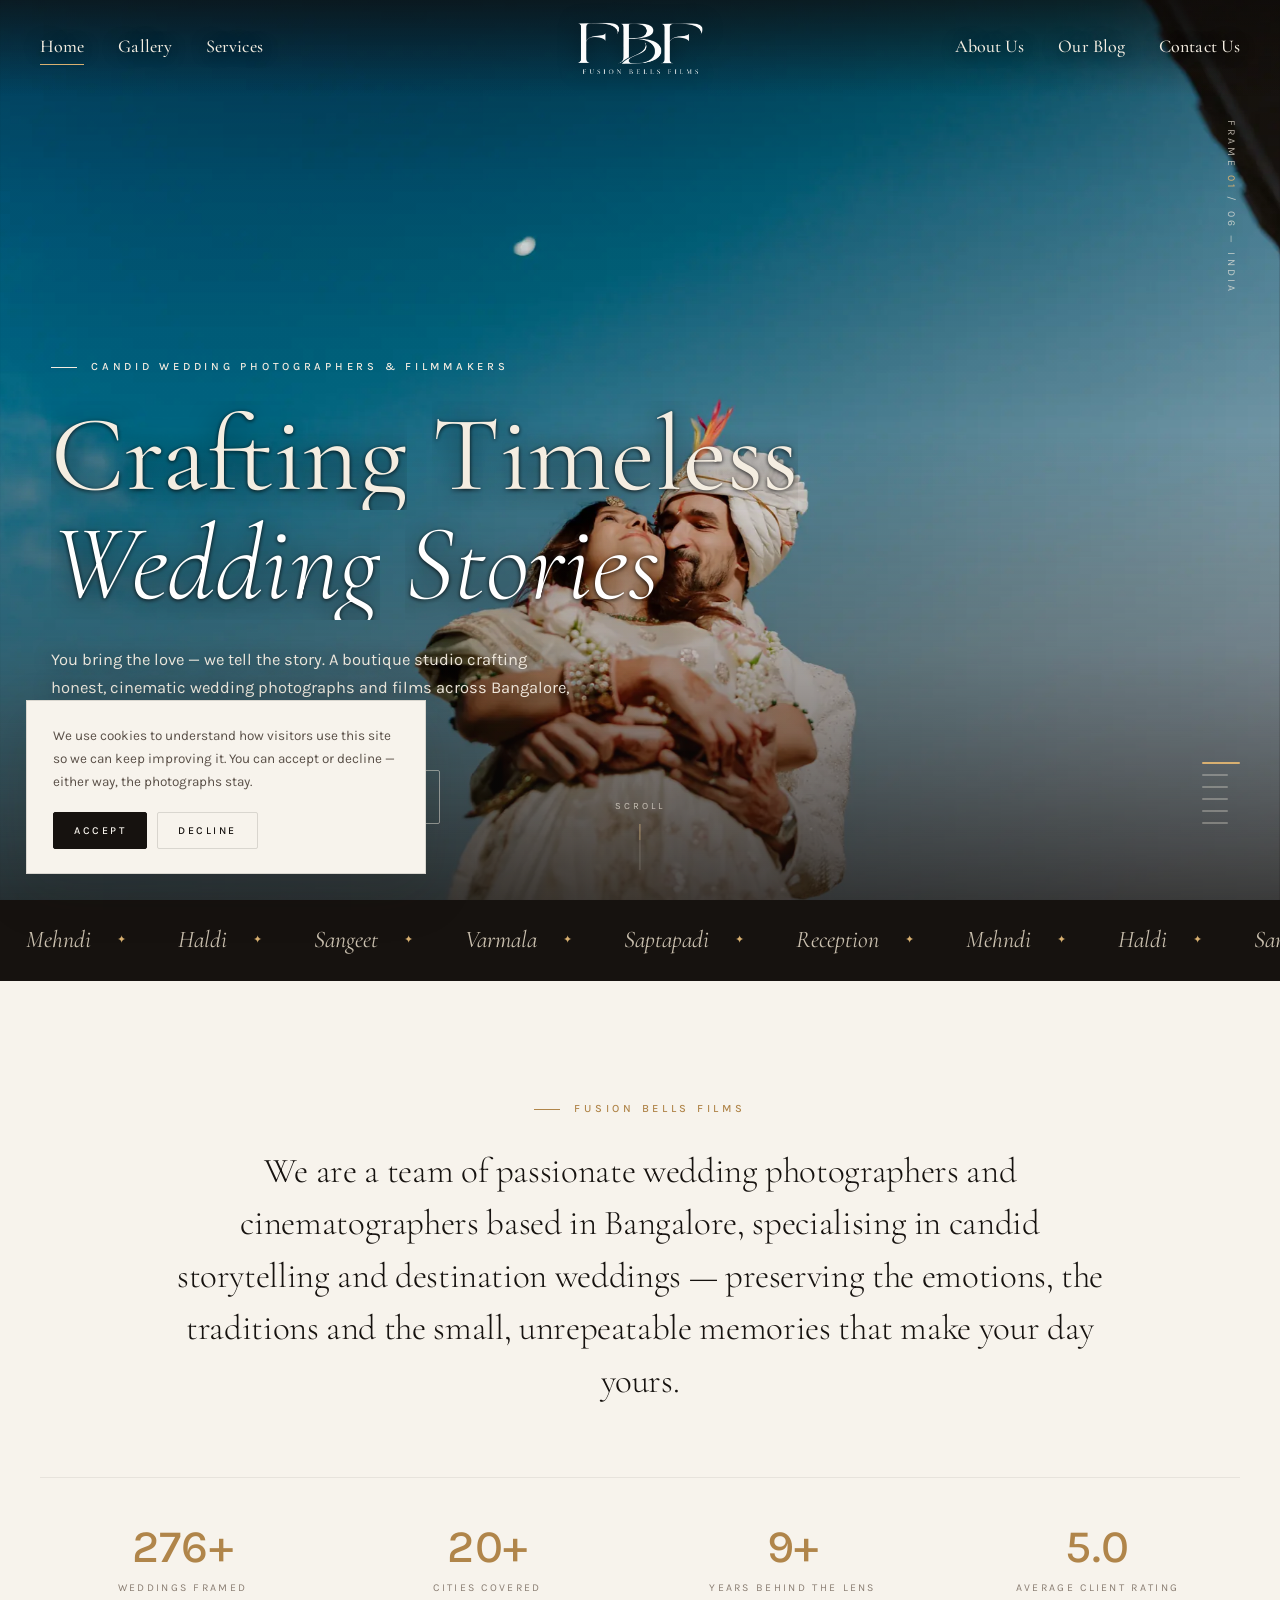
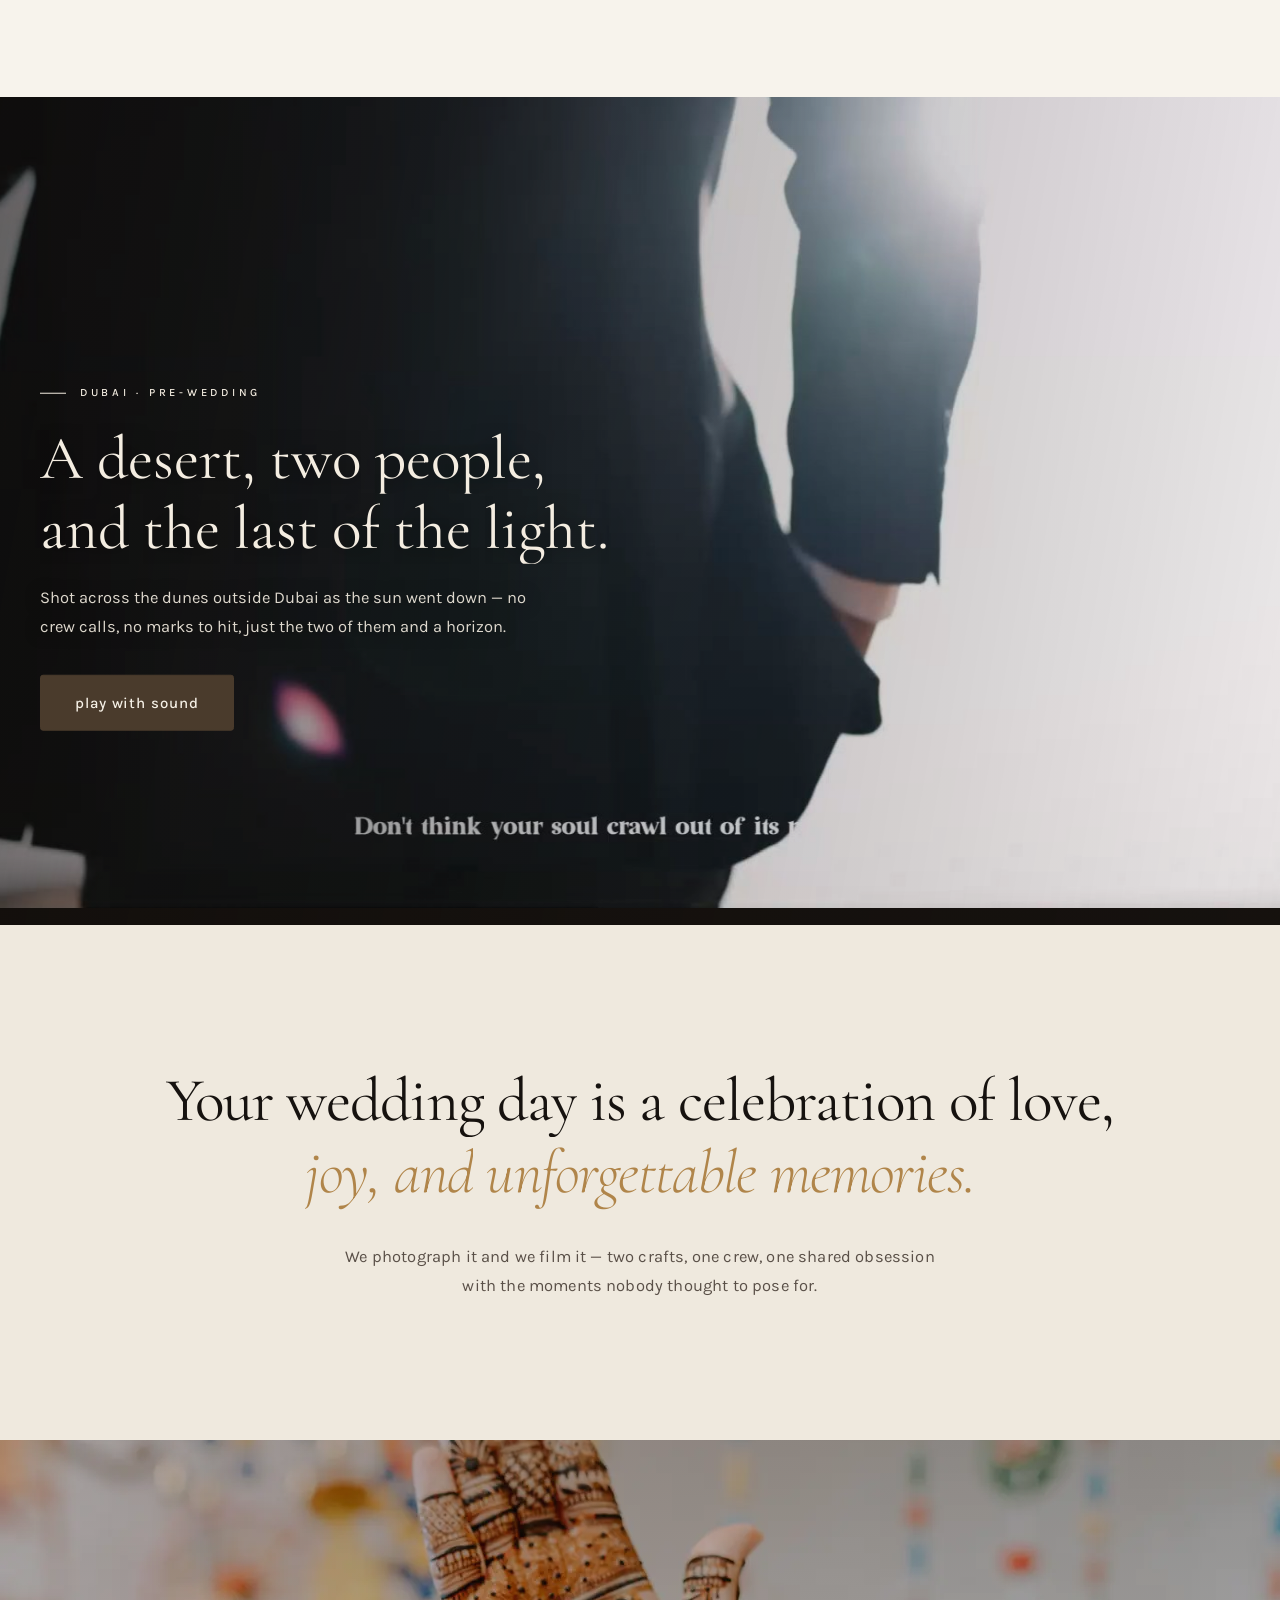
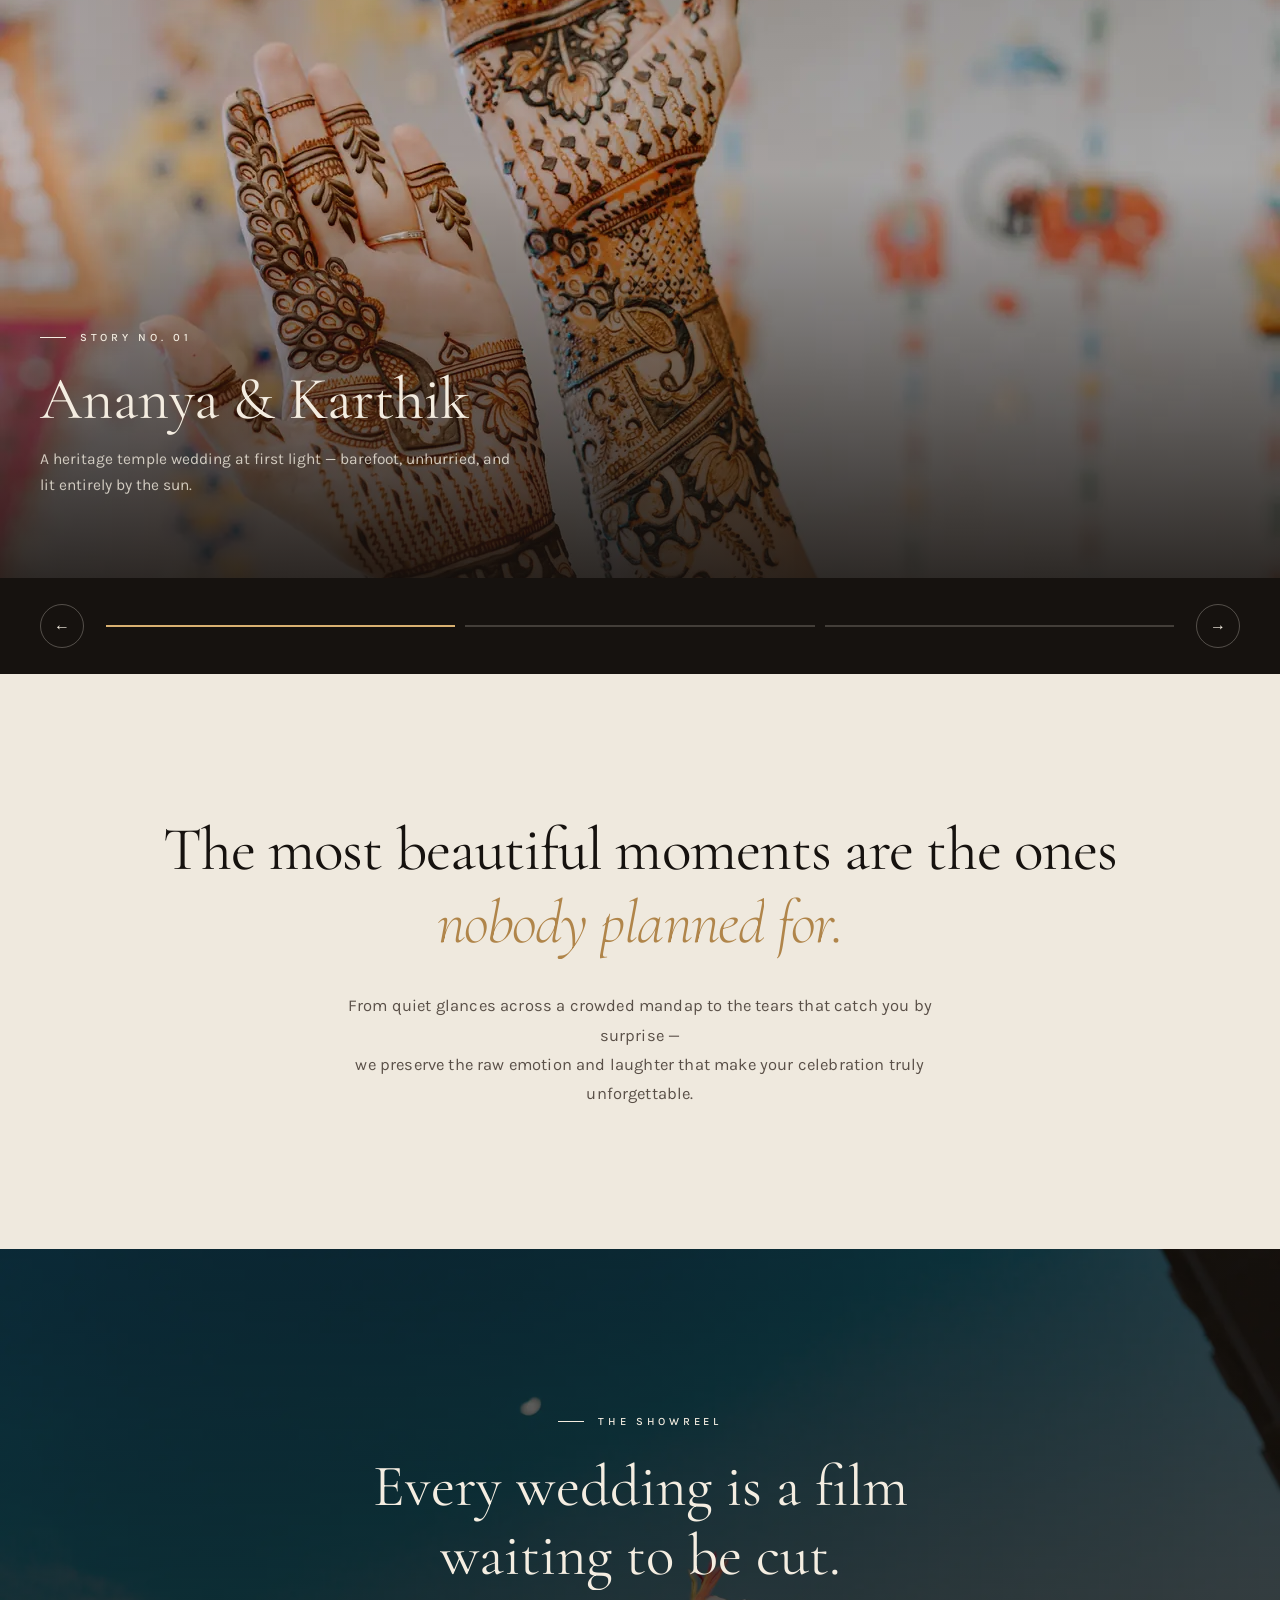
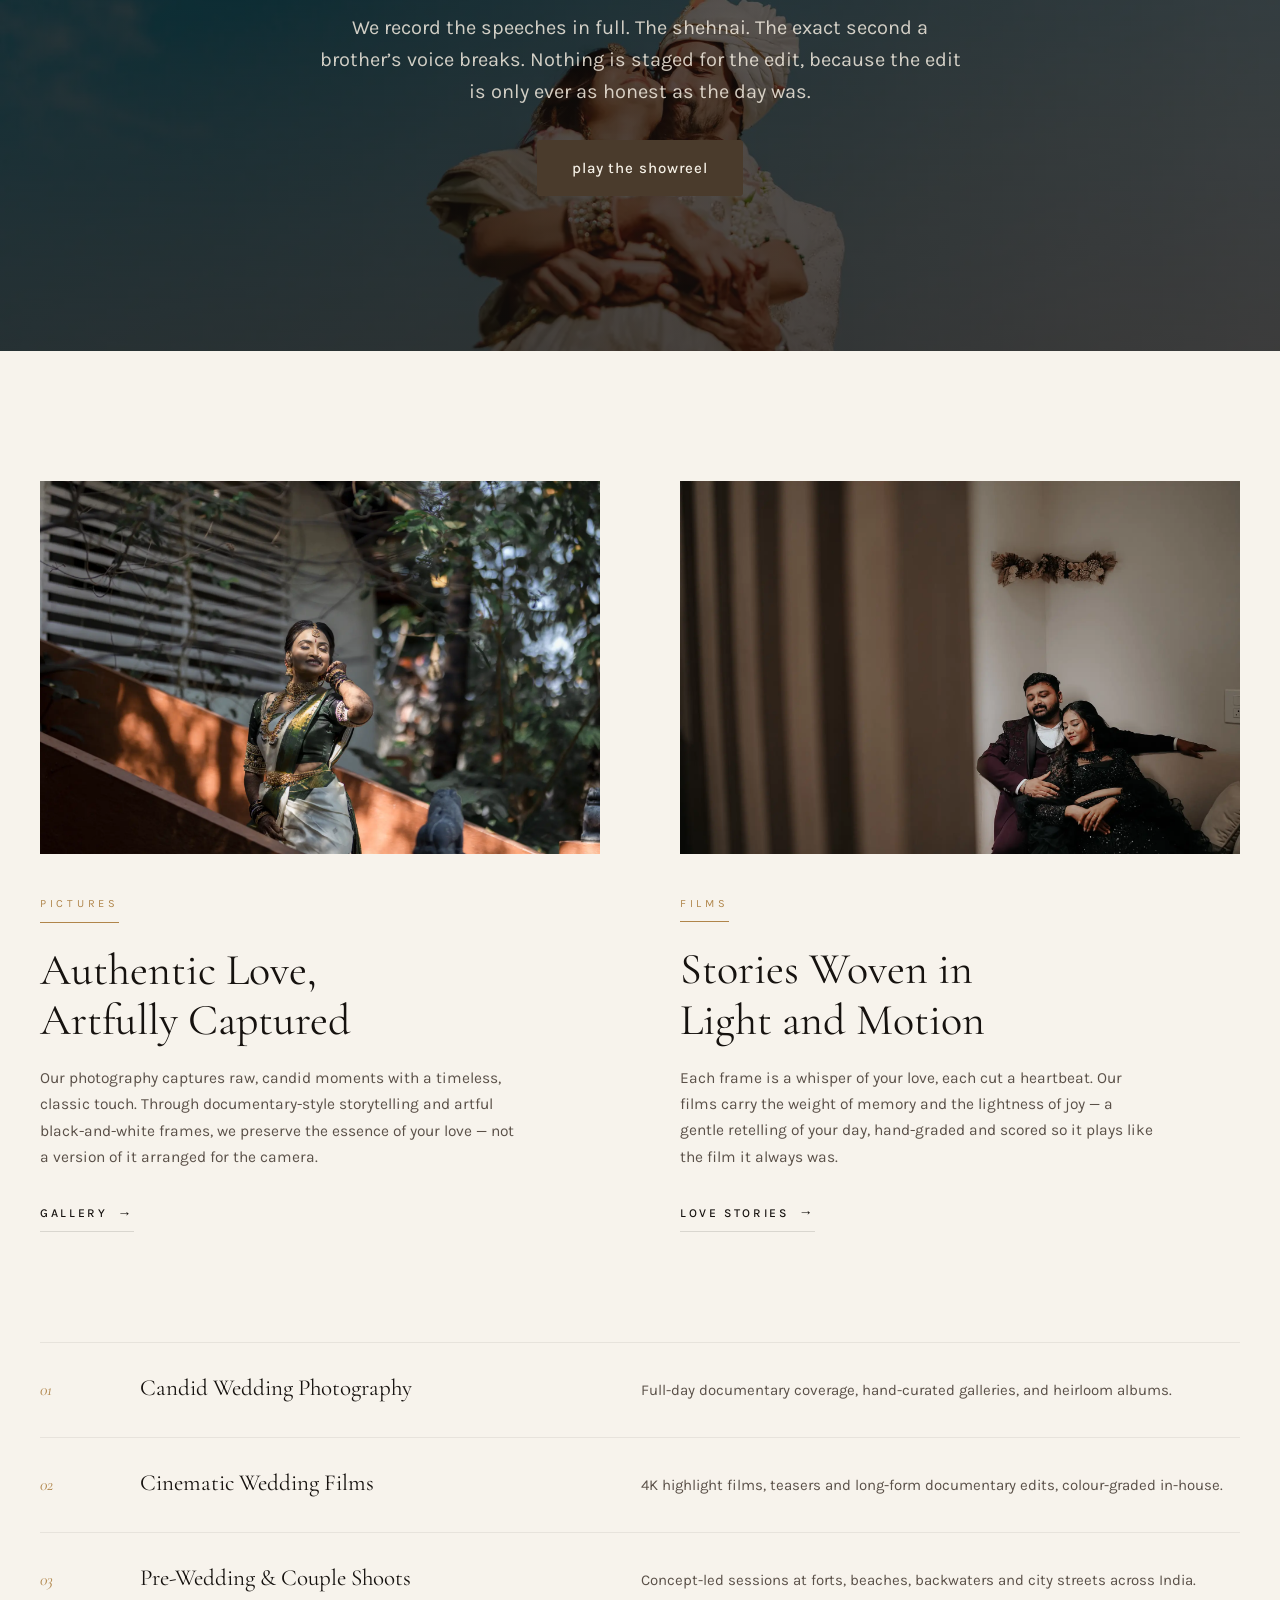
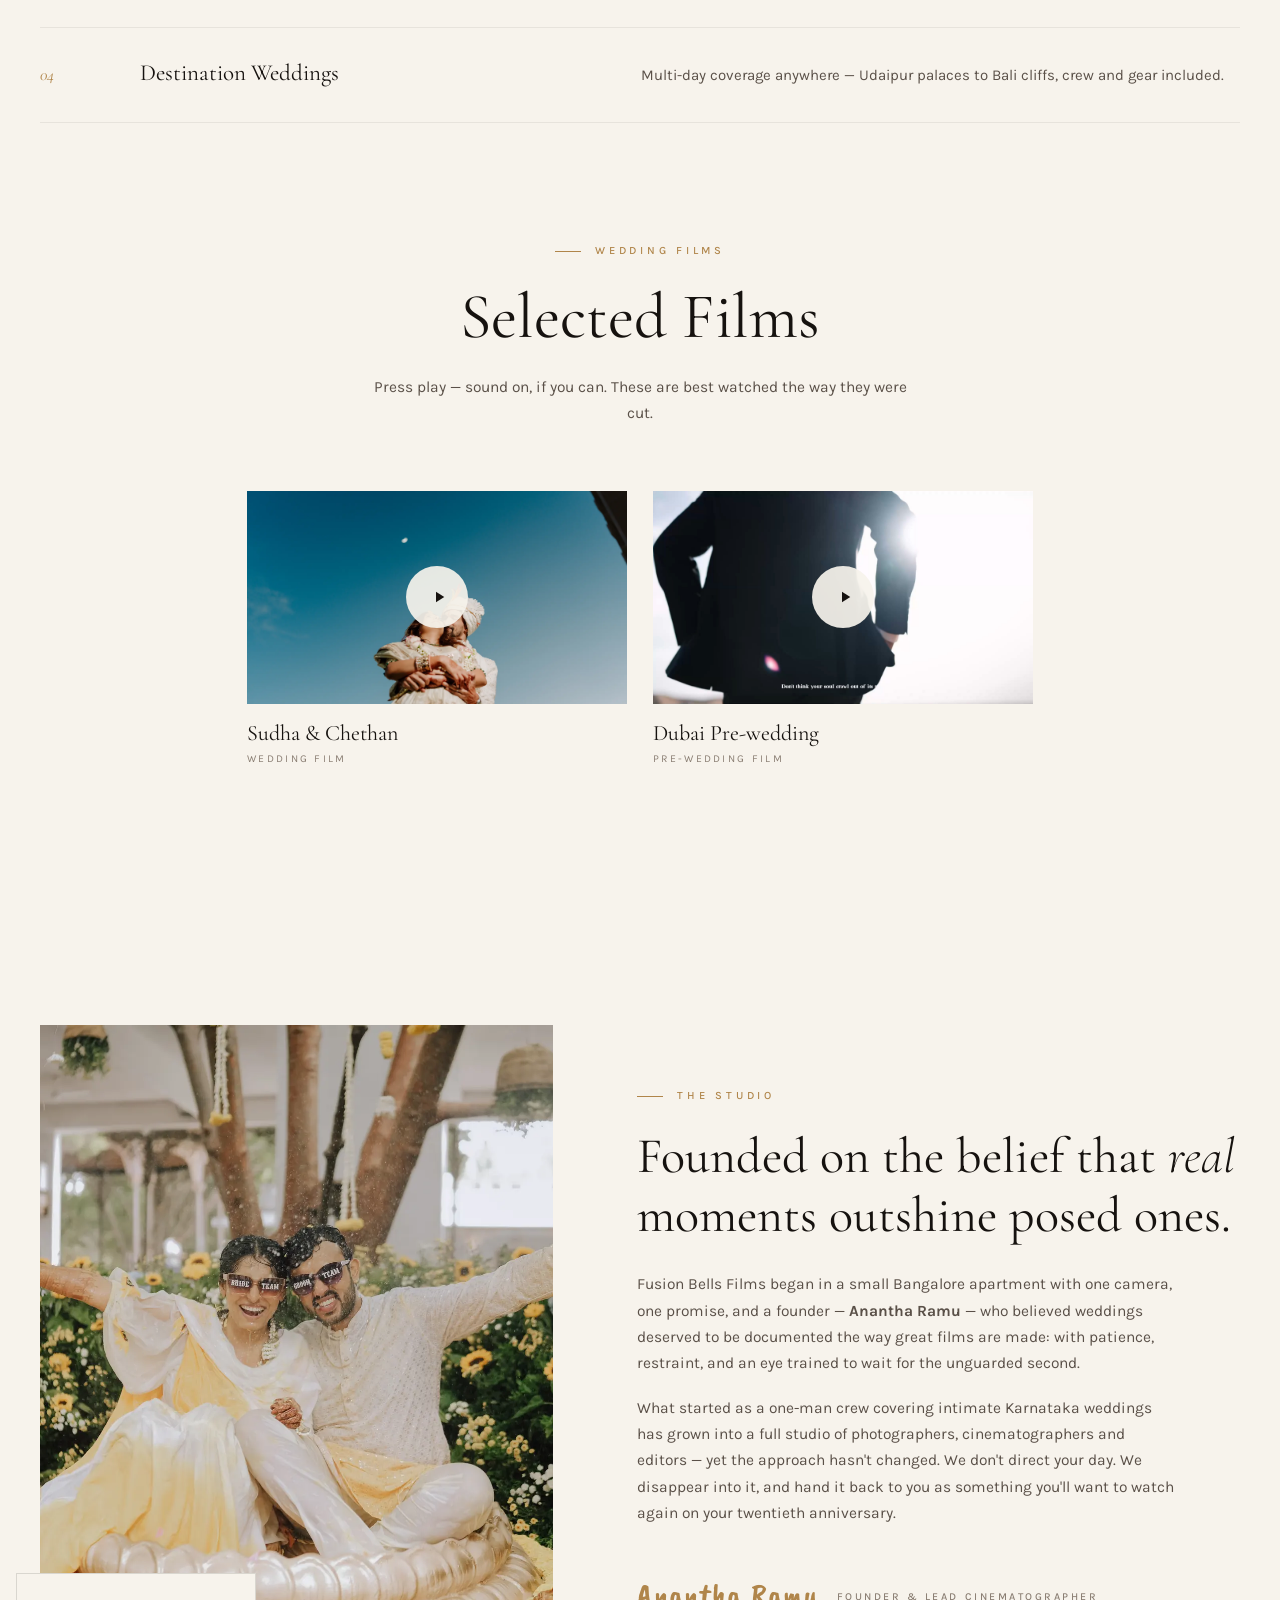
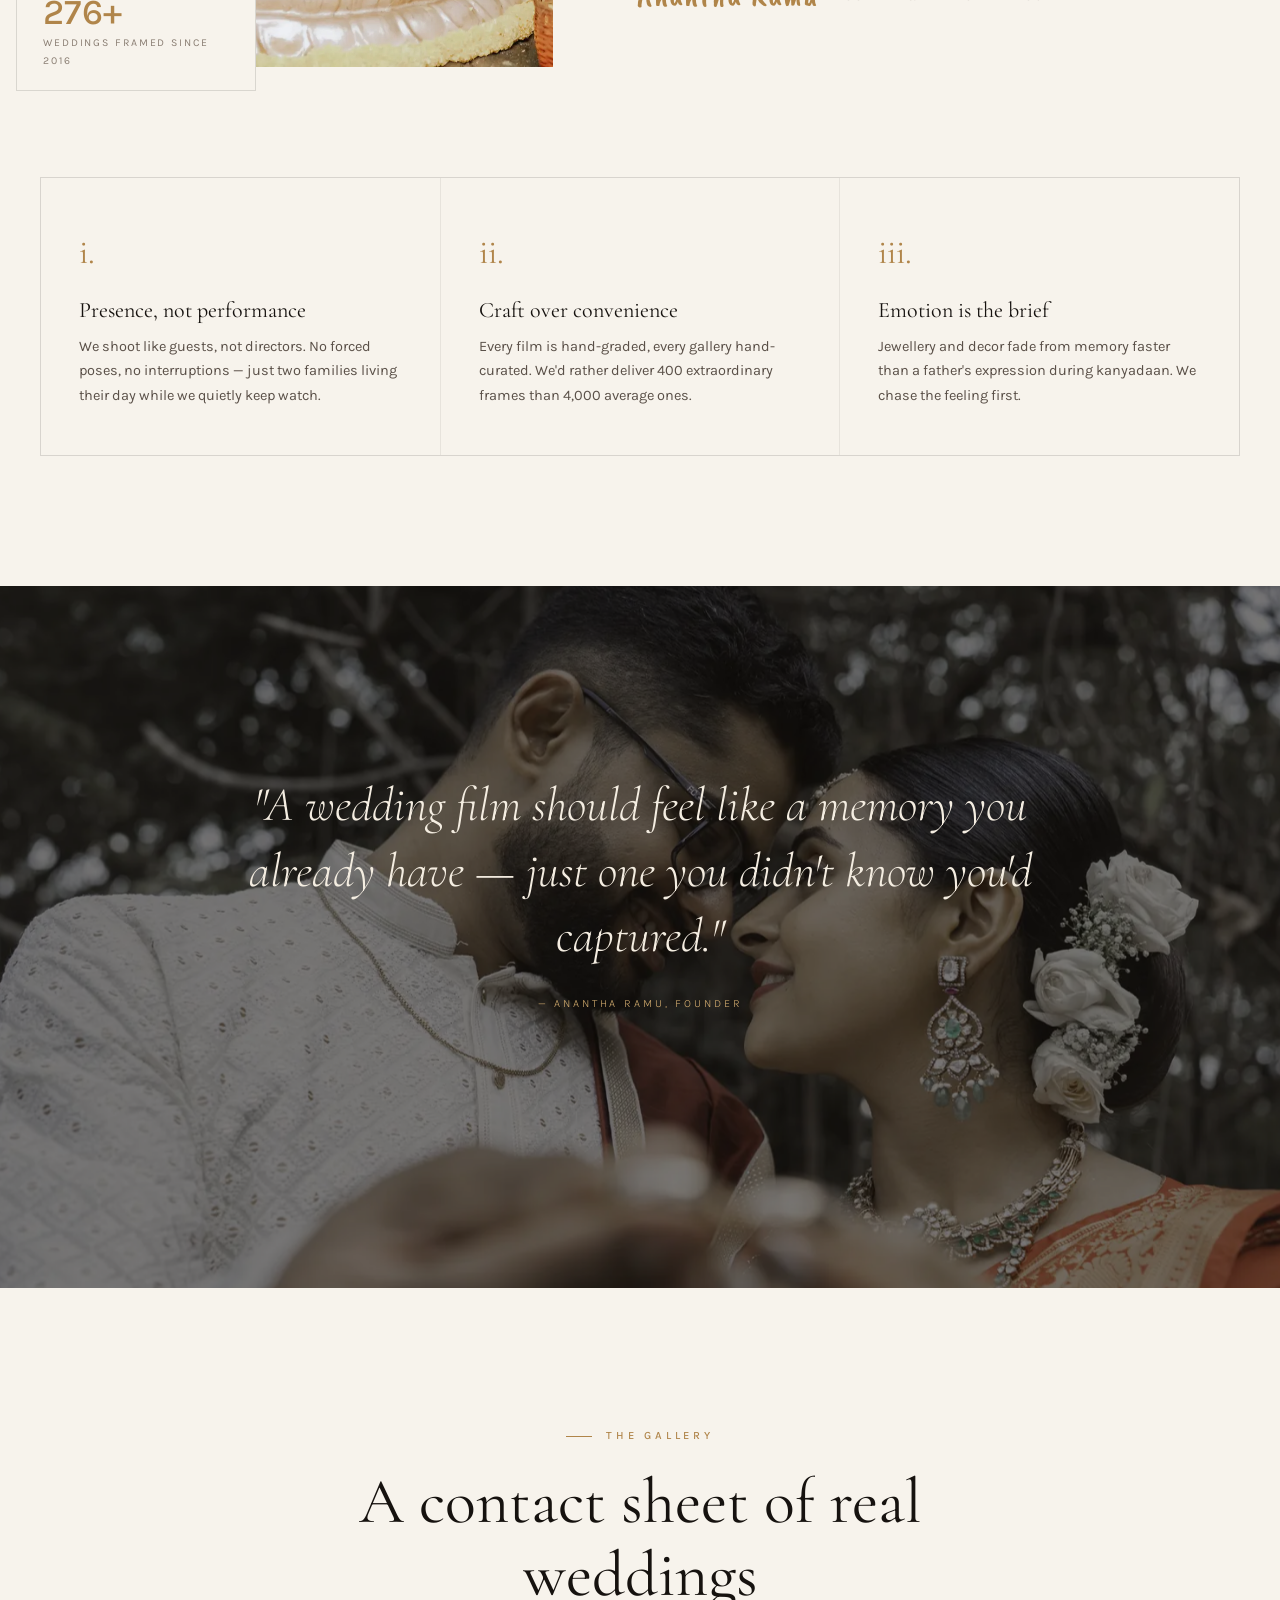
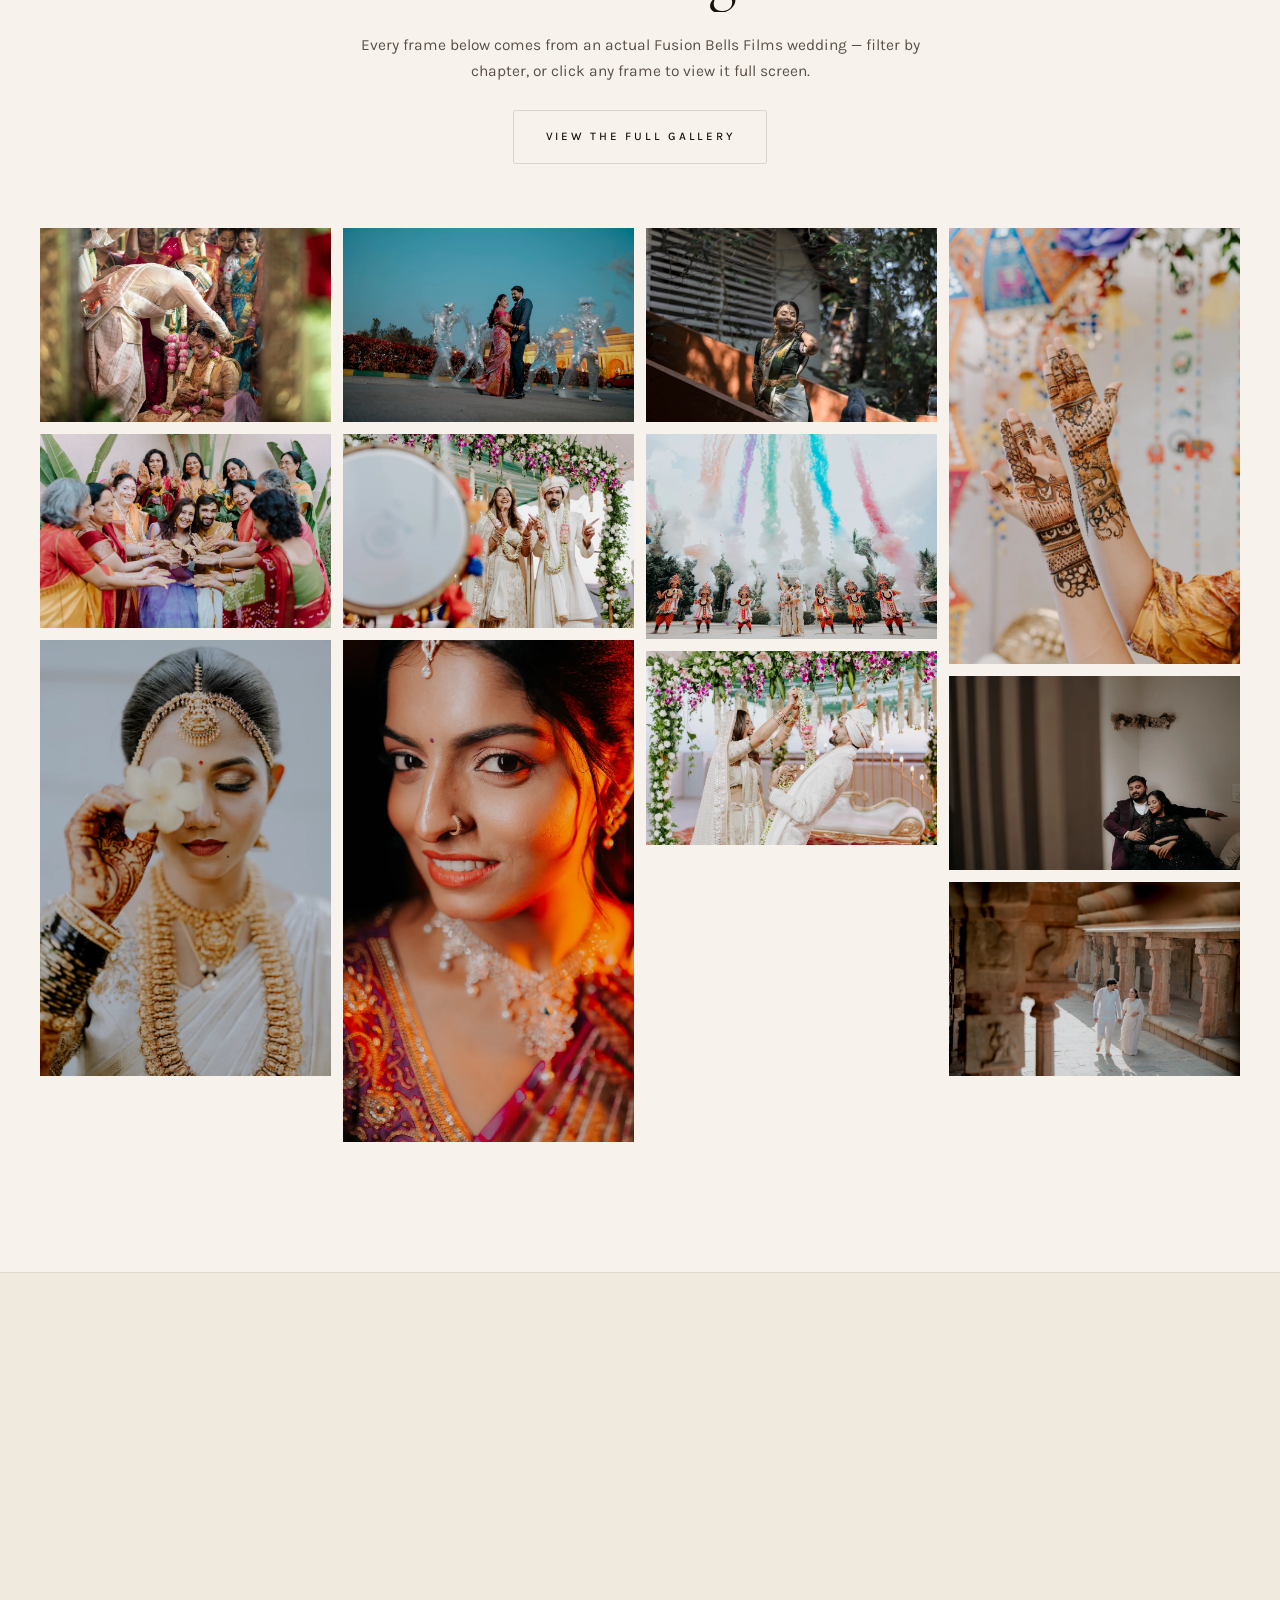
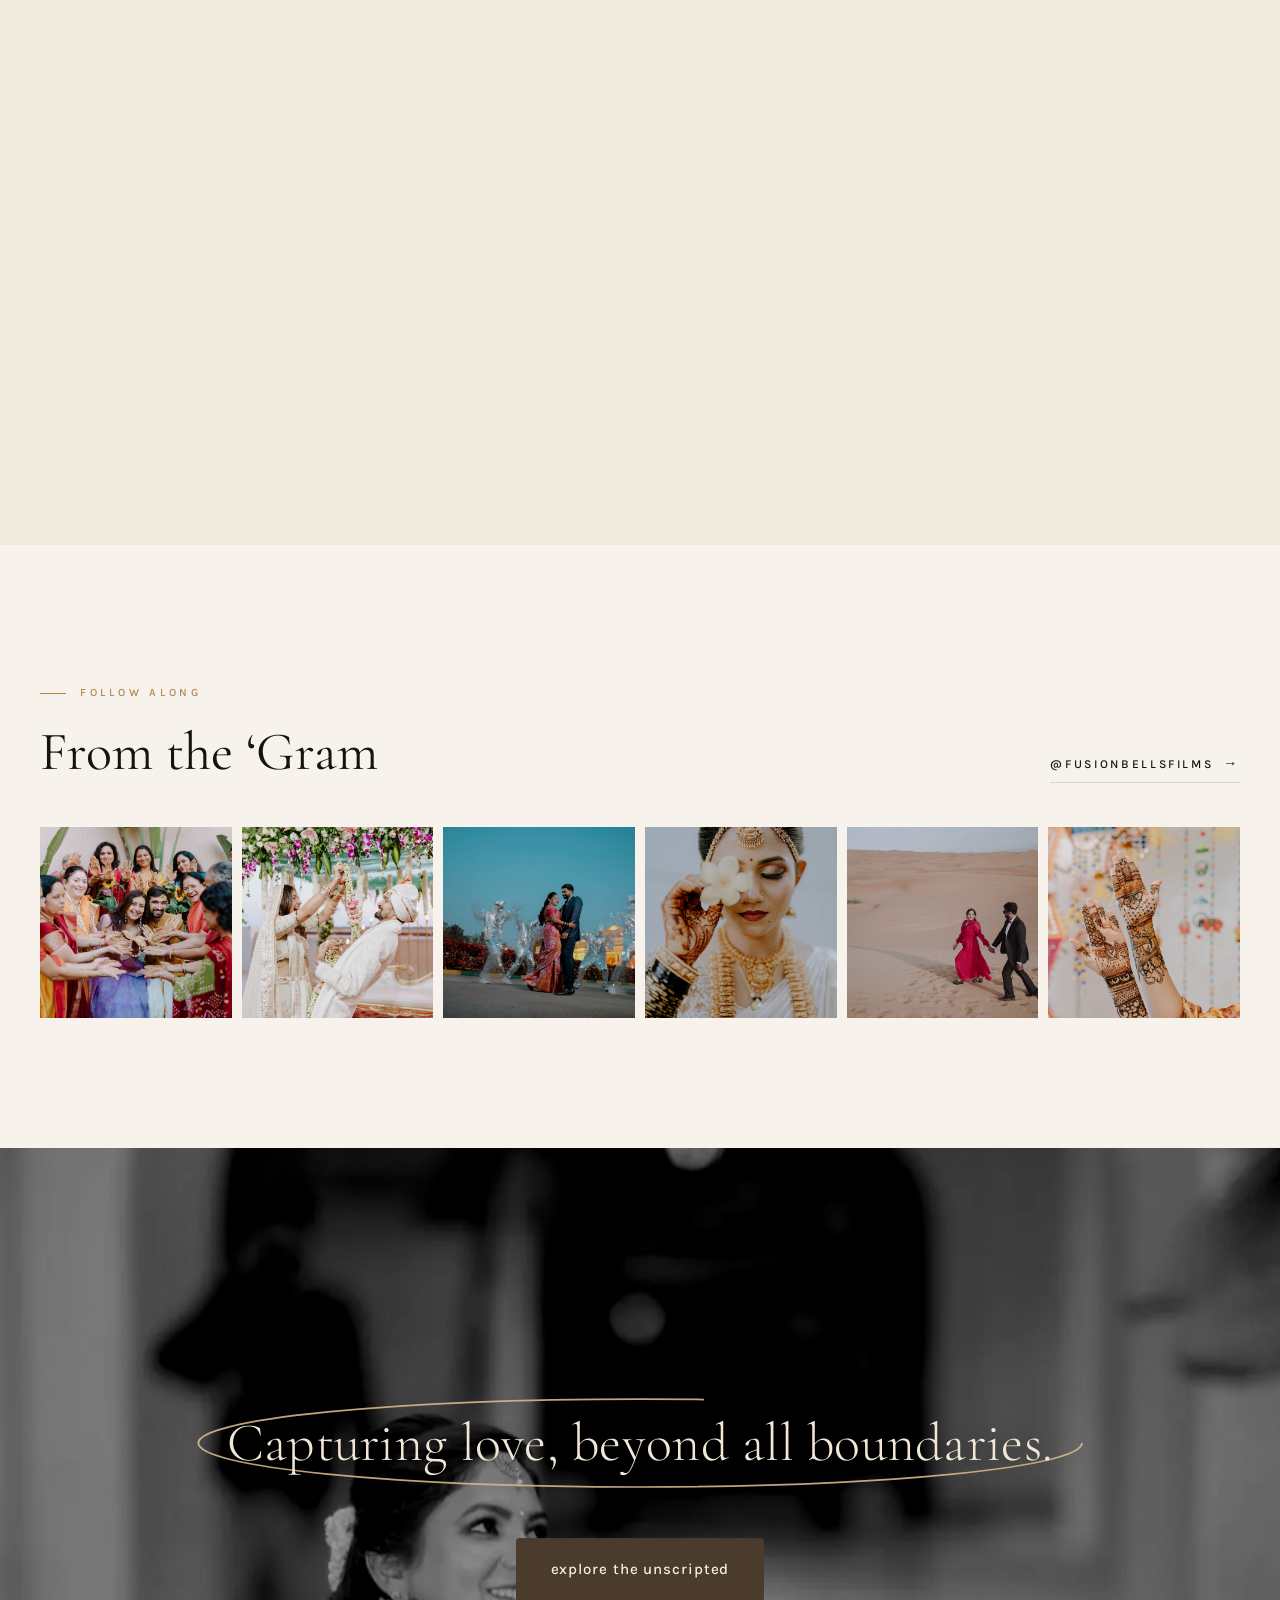
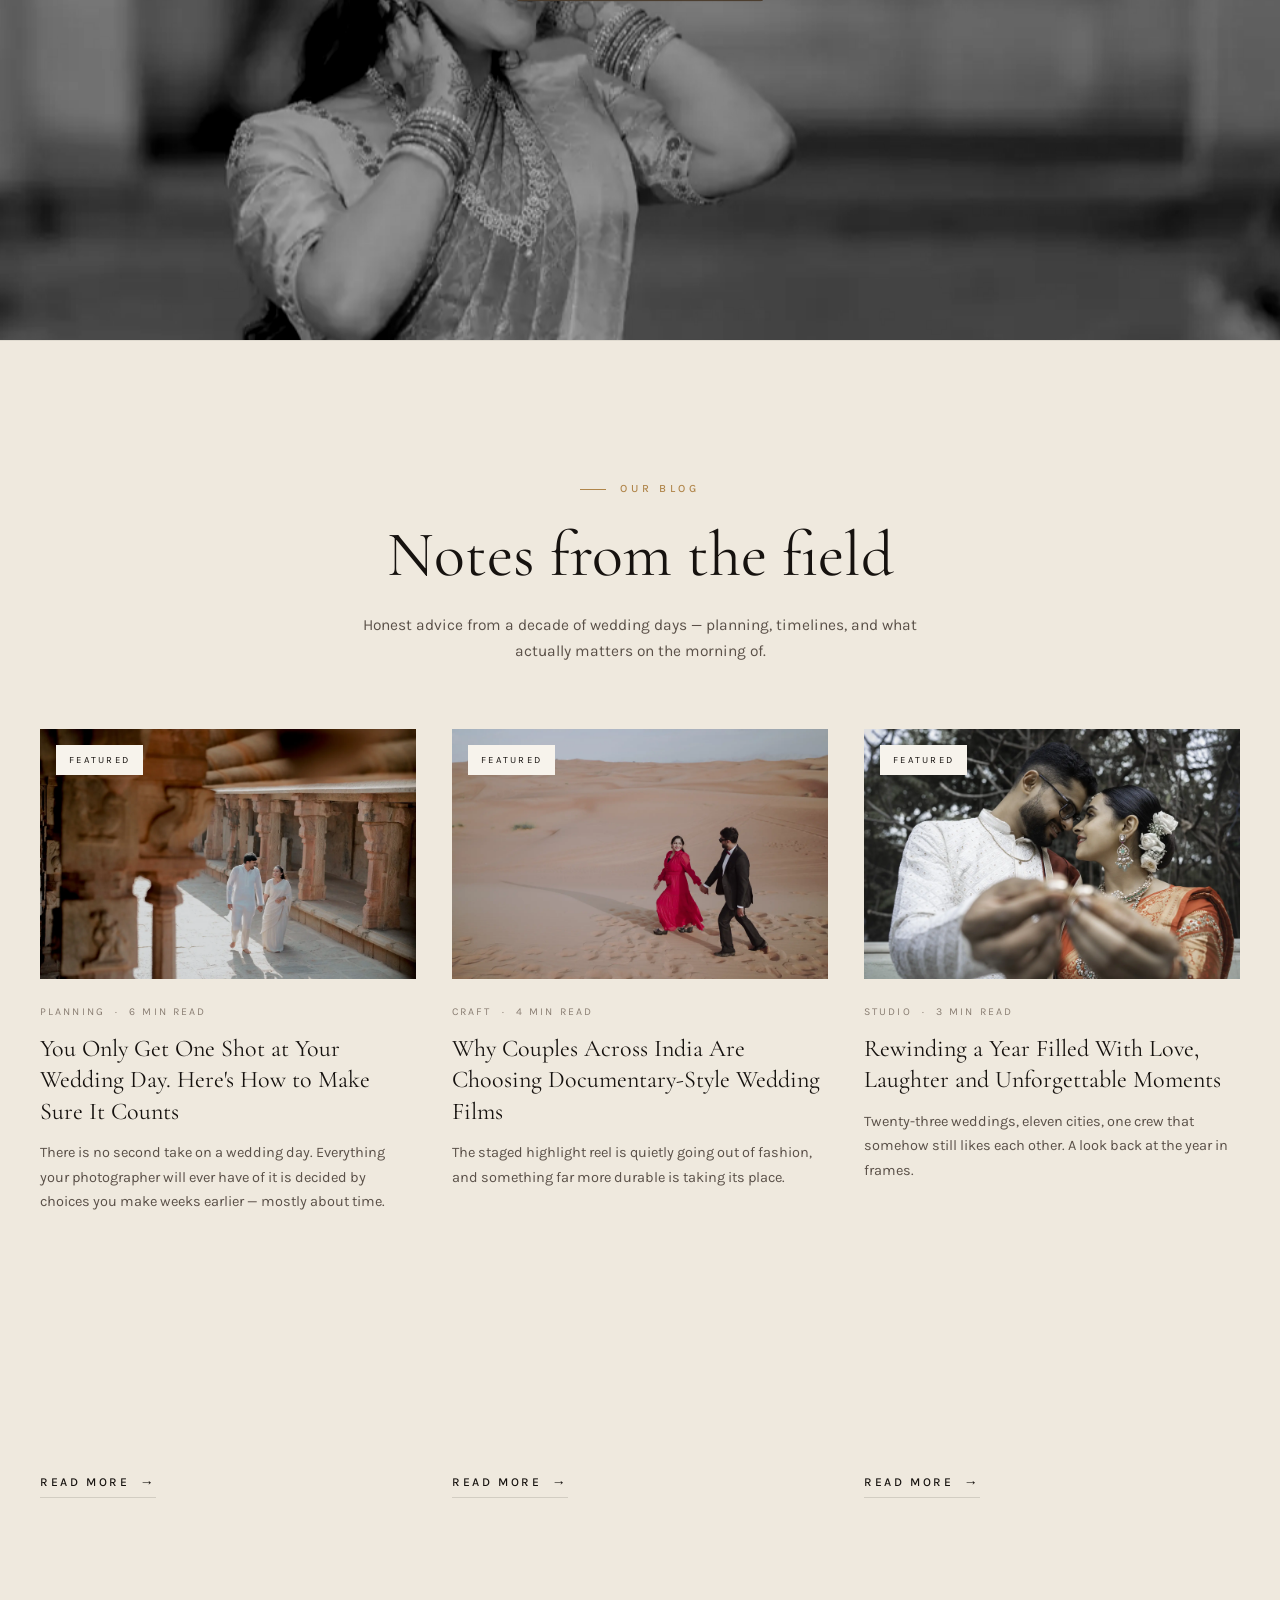
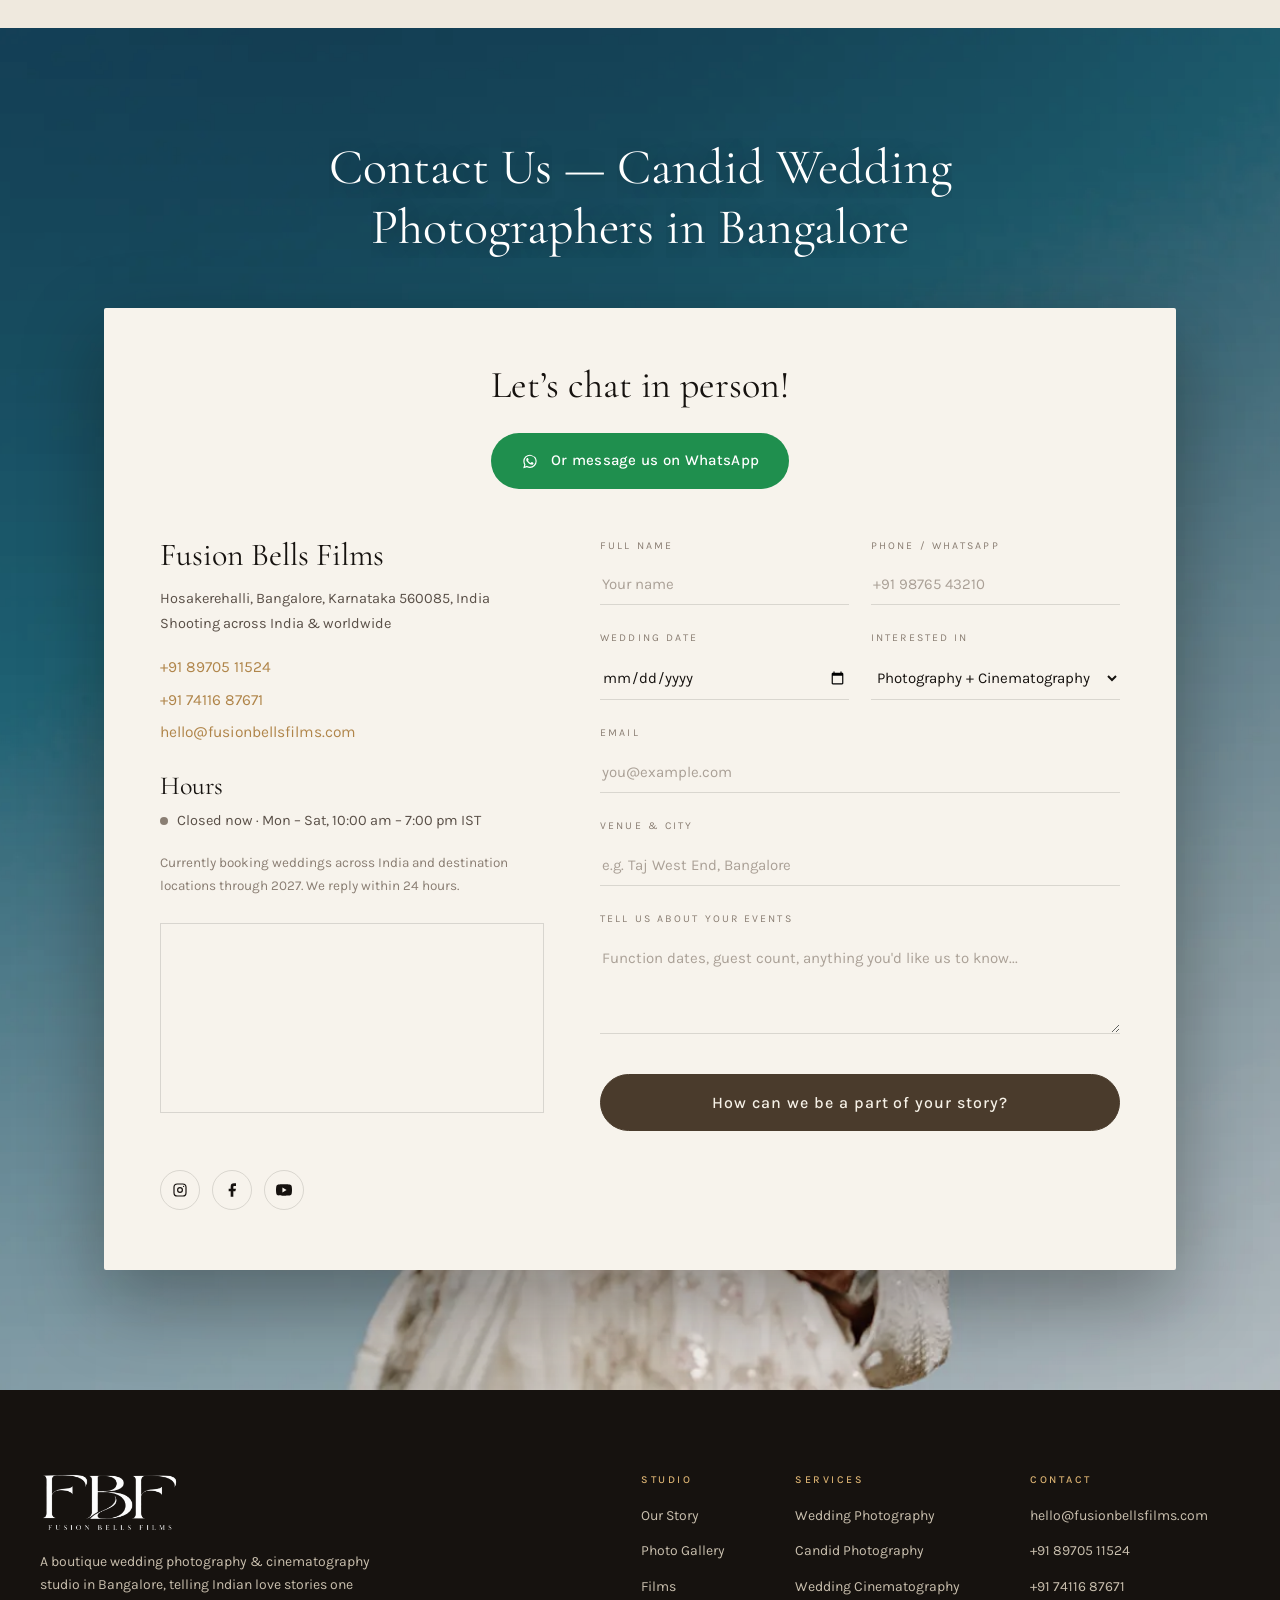
<file: index.html>
<!DOCTYPE html>
<html lang="en">
<head>
<meta charset="UTF-8">
<meta name="viewport" content="width=device-width, initial-scale=1.0">

<!-- Primary SEO Meta Tags -->
<title>Wedding Photographer Bangalore &amp; Karnataka | Fusion Bells Films</title>
<meta name="title" content="Wedding Photographer Bangalore &amp; Karnataka | Fusion Bells Films">
<meta name="description" content="Award-winning wedding photographer &amp; cinematic films in Bangalore, Karnataka &amp; India. Candid, authentic storytelling for your special day. Inquire today!">
<meta name="keywords" content="wedding photographer bangalore, wedding photography karnataka, best wedding photographer bangalore, candid wedding photography bangalore, cinematic wedding films karnataka, destination wedding photographer india, wedding videographer bangalore, pre-wedding shoot bangalore, luxury indian wedding photography">
<meta name="author" content="Fusion Bells Films — Anantha Ramu">
<meta name="robots" content="index, follow, max-image-preview:large, max-snippet:-1, max-video-preview:-1">
<meta name="msvalidate.01" content="BCDCA3640E446FE1E27F3F9E35D1A894">
<link rel="canonical" href="https://fusionbellsfilms.com/">

<!-- Geo & Local SEO — Primary: Bangalore, Serving: All India -->
<meta name="geo.region" content="IN">
<meta name="geo.placename" content="India">
<meta name="geo.position" content="12.9333305;77.5361861">
<meta name="ICBM" content="12.9333305, 77.5361861">

<!-- Open Graph / Facebook / WhatsApp -->
<meta property="og:type" content="website">
<meta property="og:url" content="https://fusionbellsfilms.com/">
<meta property="og:title" content="Fusion Bells Films — India's Best Cinematic Wedding Photography & Films">
<meta property="og:description" content="India's premier luxury wedding photography & cinematic videography studio. Crafting honest, cinematic love stories across Bangalore, Mumbai, Delhi, Goa, Jaipur, Udaipur, Kerala & worldwide destination weddings.">
<meta property="og:image" content="https://lh3.googleusercontent.com/d/1tW6i02qYJrr94DZh-M144HtvmTKJtkH-=w1200">
<meta property="og:site_name" content="Fusion Bells Films">
<meta property="og:locale" content="en_IN">

<!-- Twitter Cards -->
<meta name="twitter:card" content="summary_large_image">
<meta name="twitter:url" content="https://fusionbellsfilms.com/">
<meta name="twitter:title" content="Fusion Bells Films — India's Best Cinematic Wedding Photography & Films">
<meta name="twitter:description" content="Every vow, told like a film. India's premier luxury wedding photography & cinematography — Bangalore, Mumbai, Delhi, Goa, Jaipur, Udaipur, Kerala & worldwide.">
<meta name="twitter:image" content="https://lh3.googleusercontent.com/d/1tW6i02qYJrr94DZh-M144HtvmTKJtkH-=w1200">

<!-- Theme & Mobile styling -->
<meta name="theme-color" content="#F7F3EC">
<meta name="msapplication-TileColor" content="#14100D">

<!-- Fonts & Preconnect -->
<link rel="preconnect" href="https://fonts.googleapis.com">
<link rel="preconnect" href="https://fonts.gstatic.com" crossorigin>
<link href="https://fonts.googleapis.com/css2?family=Bodoni+Moda:opsz,wght@6..96,600;6..96,700&family=Caveat+Brush&family=Cormorant+Garamond:ital,wght@0,300;0,400;0,500;0,600;1,300;1,400;1,500&family=Karla:ital,wght@0,300;0,400;0,500;0,600;1,400&family=Kaushan+Script&family=Permanent+Marker&family=Playfair+Display:ital,wght@0,600;0,700;1,600&family=Plus+Jakarta+Sans:wght@500;600;700&family=Sedgwick+Ave+Display&display=swap" rel="stylesheet">
<link rel="icon" type="image/png" href="images/logo-mark.png">
<link rel="apple-touch-icon" href="images/logo-mark.png">
<link rel="stylesheet" href="styles.css">

<!-- JSON-LD Structured Data Schema for Google Rich Snippets -->
<script type="application/ld+json">
{
  "@context": "https://schema.org",
  "@type": ["PhotographyBusiness", "ProfessionalService", "LocalBusiness"],
  "name": "Fusion Bells Films",
  "alternateName": "Fusion Bells Wedding Photography & Cinematography",
  "image": "https://lh3.googleusercontent.com/d/1tW6i02qYJrr94DZh-M144HtvmTKJtkH-=w1200",
  "@id": "https://fusionbellsfilms.com/#business",
  "url": "https://fusionbellsfilms.com/",
  "telephone": "+91-8970511524",
  "contactPoint": [
    { "@type": "ContactPoint", "telephone": "+91-8970511524", "contactType": "customer service", "areaServed": "IN" },
    { "@type": "ContactPoint", "telephone": "+91-7411687671", "contactType": "bookings", "areaServed": "IN" }
  ],
  "email": "hello@fusionbellsfilms.com",
  "priceRange": "₹₹₹",
  "openingHoursSpecification": {
    "@type": "OpeningHoursSpecification",
    "dayOfWeek": ["Monday","Tuesday","Wednesday","Thursday","Friday","Saturday"],
    "opens": "10:00",
    "closes": "19:00"
  },
  "founder": {
    "@type": "Person",
    "name": "Anantha Ramu",
    "jobTitle": "Founder & Lead Cinematographer"
  },
  "address": {
    "@type": "PostalAddress",
    "streetAddress": "59/21, 8th Main, 6th Cross Rd, Dwaraka Nagar, Hosakerehalli",
    "addressLocality": "Bengaluru",
    "addressRegion": "Karnataka",
    "postalCode": "560085",
    "addressCountry": "IN"
  },
  "geo": {
    "@type": "GeoCoordinates",
    "latitude": 12.9333305,
    "longitude": 77.5361861
  },
  "areaServed": [
    { "@type": "Country", "name": "India" },
    { "@type": "City", "name": "Bangalore" },
    { "@type": "City", "name": "Mysuru" },
    { "@type": "City", "name": "Mumbai" },
    { "@type": "City", "name": "Delhi" },
    { "@type": "City", "name": "Goa" },
    { "@type": "City", "name": "Jaipur" },
    { "@type": "City", "name": "Udaipur" },
    { "@type": "City", "name": "Hyderabad" },
    { "@type": "City", "name": "Chennai" },
    { "@type": "City", "name": "Kochi" },
    { "@type": "City", "name": "Pune" },
    { "@type": "City", "name": "Kolkata" },
    { "@type": "City", "name": "Ahmedabad" },
    { "@type": "AdministrativeArea", "name": "Karnataka" },
    { "@type": "AdministrativeArea", "name": "Kerala" },
    { "@type": "AdministrativeArea", "name": "Rajasthan" },
    { "@type": "AdministrativeArea", "name": "Maharashtra" },
    { "@type": "AdministrativeArea", "name": "Tamil Nadu" }
  ],
  "aggregateRating": {
    "@type": "AggregateRating",
    "ratingValue": "5",
    "bestRating": "5",
    "ratingCount": "180"
  },
  "sameAs": [
    "https://instagram.com/fusionbellsfilms",
    "https://facebook.com/fusionbellsfilms",
    "https://youtube.com/@fusionbellsfilms"
  ],
  "hasOfferCatalog": {
    "@type": "OfferCatalog",
    "name": "Wedding Media Services",
    "itemListElement": [
      {
        "@type": "Offer",
        "itemOffered": {
          "@type": "Service",
          "name": "Candid Wedding Photography",
          "description": "High-end candid wedding photography across India — capturing real, unposed moments at Hindu, Muslim, Christian & Sikh weddings."
        }
      },
      {
        "@type": "Offer",
        "itemOffered": {
          "@type": "Service",
          "name": "Cinematic Wedding Films",
          "description": "4K cinematic wedding highlight films, teasers & documentary storytelling — available across all Indian cities and international destinations."
        }
      },
      {
        "@type": "Offer",
        "itemOffered": {
          "@type": "Service",
          "name": "Pre-Wedding & Couple Shoots",
          "description": "Artistic, concept-driven couple and pre-wedding photo/video sessions at iconic Indian locations — Goa beaches, Rajasthan forts, Kerala backwaters, Himalayan mountains & more."
        }
      },
      {
        "@type": "Offer",
        "itemOffered": {
          "@type": "Service",
          "name": "Destination Wedding Coverage",
          "description": "Complete multi-day destination wedding coverage — palace weddings in Udaipur & Jaipur, beach weddings in Goa & Kerala, luxury resort weddings across India, Thailand, Bali, Dubai & Europe."
        }
      }
    ]
  }
}
</script>

<!-- Google tag (gtag.js) -->
<script async src="https://www.googletagmanager.com/gtag/js?id=G-WK0SJ8WE1C"></script>
<script>
  window.dataLayer = window.dataLayer || [];
  function gtag(){dataLayer.push(arguments);}
  gtag('js', new Date());

  gtag('config', 'G-WK0SJ8WE1C');
</script>
</head>
<body>

<!-- ============ PAGE LOADER ============ -->
<div class="loader" id="loader">
  <div class="loader-inner">
    <img src="images/logo-wordmark.png" alt="Fusion Bells Films — Luxury Wedding Photography Bangalore" class="loader-mark">
    <span class="loader-word">Fusion Bells Films</span>
    <span class="loader-bar"><i></i></span>
  </div>
</div>

<!-- ============ NAV ============ -->
<header class="site-nav" id="siteNav">
  <div class="wrap nav-inner">
    <nav class="nav-links nav-left" aria-label="Primary">
      <a href="#home">Home</a>
      <a href="gallery.html">Gallery</a>
      <span class="has-dropdown">
        <a href="#films">Services</a>
        <span class="dropdown">
          <a href="wedding-photography-bangalore.html">Wedding Photography</a>
          <a href="candid-wedding-photography-bangalore.html">Candid Photography</a>
          <a href="wedding-cinematography-bangalore.html">Wedding Cinematography</a>
          <a href="pre-wedding-photoshoot-bangalore.html">Pre-Wedding Shoots</a>
          <a href="destination-wedding-photographer.html">Destination Weddings</a>
        </span>
      </span>
    </nav>

    <a href="#home" class="brand" aria-label="Fusion Bells Films — home">
      <img src="images/logo-wordmark.png" alt="Fusion Bells Films" class="brand-mark">
    </a>

    <nav class="nav-links nav-right" aria-label="Secondary">
      <a href="#story">About Us</a>
      <a href="#journal">Our Blog</a>
      <a href="#contact">Contact Us</a>
    </nav>

    <button class="nav-toggle" id="navToggle" aria-label="Open menu" aria-expanded="false">
      <span class="nt-label" id="ntLabel">Menu</span>
      <span class="nt-bars"><i></i><i></i></span>
    </button>
  </div>
  <div class="scroll-progress" aria-hidden="true"><i id="scrollProgress"></i></div>
</header>

<!-- ============ FULLSCREEN MENU OVERLAY ============ -->
<div class="menu-overlay" id="menuOverlay">
  <div class="menu-inner wrap">
    <div class="menu-links">
      <a href="#home"><em>01</em>Home</a>
      <a href="gallery.html"><em>02</em>Gallery</a>
      <a href="wedding-photography-bangalore.html"><em>03</em>Wedding Photography</a>
      <a href="wedding-cinematography-bangalore.html"><em>04</em>Wedding Cinematography</a>
      <a href="pre-wedding-photoshoot-bangalore.html"><em>05</em>Pre-Wedding Shoots</a>
      <a href="#story"><em>06</em>About Us</a>
      <a href="#contact"><em>07</em>Contact Us</a>
    </div>
    <div class="menu-aside">
      <div class="ma-block">
        <span class="lbl">Studio</span>
        <p>Hosakerehalli, Bangalore 560085<br>Shooting across India &amp; worldwide</p>
      </div>
      <div class="ma-block">
        <span class="lbl">Enquiries</span>
        <p><a href="tel:+918970511524">+91 89705 11524</a><br><a href="tel:+917411687671">+91 74116 87671</a><br><a href="mailto:hello@fusionbellsfilms.com">hello@fusionbellsfilms.com</a></p>
      </div>
      <div class="ma-block">
        <span class="lbl">Follow</span>
        <p><a href="https://instagram.com/fusionbellsfilms" target="_blank" rel="noopener">Instagram</a> &nbsp;/&nbsp; <a href="https://youtube.com/@fusionbellsfilms" target="_blank" rel="noopener">YouTube</a> &nbsp;/&nbsp; <a href="https://facebook.com/fusionbellsfilms" target="_blank" rel="noopener">Facebook</a></p>
      </div>
    </div>
  </div>
</div>

<!-- ============ HERO CAROUSEL ============ -->
<section class="hero" id="home" data-fx="hero">
  <div class="hero-slides" id="heroSlides" data-fx-bg>
    <div class="hero-slide active" style="background-image:url('images/embrace-sky.webp')"></div>
    <div class="hero-slide" style="background-image:url('images/smoke-cannons.webp')"></div>
    <div class="hero-slide" style="background-image:url('images/hero-garland.webp')"></div>
    <div class="hero-slide" style="background-image:url('images/haldi-hands-circle.webp')"></div>
    <div class="hero-slide" style="background-image:url('images/varmala-moment.webp')"></div>
    <div class="hero-slide" style="background-image:url('images/mandap-laughter.webp')"></div>
  </div>

  <!-- Showcase film. src is attached by app.js only on wide screens, with data
       saving off and motion allowed; the photo carousel above is the fallback. -->
  <video class="hero-video" id="heroVideo" data-fx-bg muted loop playsinline preload="none"
         aria-hidden="true"></video>

  <button class="hero-sound" id="heroSound" type="button" hidden aria-label="Turn sound on">
    <svg viewBox="0 0 24 24" width="16" height="16" fill="currentColor" aria-hidden="true"><path d="M4 9v6h4l5 4V5L8 9H4z"/></svg>
    <span id="heroSoundLabel">Sound on</span>
  </button>

  <div class="hero-frame-count" data-fx-chrome>FRAME <span id="frameNo">01</span> / 06 — INDIA</div>

  <div class="wrap hero-content" data-fx-copy>
    <div class="hero-text">
      <span class="eyebrow light">Candid Wedding Photographers &amp; Filmmakers</span>
      <h1 class="hero-title split">Crafting Timeless<br><span class="italic">Wedding Stories</span></h1>
      <p class="hero-sub">You bring the love — we tell the story. A boutique studio crafting honest, cinematic wedding photographs and films across Bangalore, India and destinations beyond.</p>
      <div class="hero-actions">
        <a href="#work" class="btn btn-solid">View the gallery</a>
        <a href="#contact" class="btn btn-ghost-light">Contact us</a>
      </div>
    </div>
  </div>

  <div class="hero-dots" id="heroDots"></div>
  <div class="scroll-cue" data-fx-chrome><span>Scroll</span><span class="line"></span></div>
</section>

<!-- ============ MARQUEE ============ -->
<div class="marquee-band">
  <div class="marquee-track">
    <span>Mehndi</span><span>Haldi</span><span>Sangeet</span><span>Varmala</span><span>Saptapadi</span><span>Reception</span>
    <span>Mehndi</span><span>Haldi</span><span>Sangeet</span><span>Varmala</span><span>Saptapadi</span><span>Reception</span>
  </div>
</div>

<!-- ============ INTRO ============ -->
<section class="intro">
  <div class="wrap intro-inner">
    <span class="eyebrow reveal">Fusion Bells Films</span>
    <p class="intro-lead reveal reveal-d1">We are a team of passionate wedding photographers and cinematographers based in Bangalore, specialising in candid storytelling and destination weddings — preserving the emotions, the traditions and the small, unrepeatable memories that make your day yours.</p>
    <div class="intro-stats">
      <div class="stat reveal reveal-d1"><b class="count" data-to="276">0</b><span>Weddings framed</span></div>
      <div class="stat reveal reveal-d2"><b class="count" data-to="20">0</b><span>Cities covered</span></div>
      <div class="stat reveal reveal-d3"><b class="count" data-to="9">0</b><span>Years behind the lens</span></div>
      <div class="stat reveal reveal-d4"><b>5.0</b><span>Average client rating</span></div>
    </div>
  </div>
</section>

<!-- ============ FEATURE FILM BAND (Dubai) ============ -->
<section class="film-feature" data-fx="drift" data-fx-scale="1.20">
  <div class="ff-media" data-fx-target>
    <img class="ff-poster" src="images/dubai-poster.jpg" alt="Pre-wedding shoot in the Dubai desert at golden hour" loading="lazy">
    <video class="ff-video" id="featureVideo" muted loop playsinline preload="none" aria-hidden="true"></video>
  </div>
  <span class="ff-veil"></span>

  <div class="wrap ff-copy" data-fx-counter>
    <span class="eyebrow light">Dubai &middot; Pre-wedding</span>
    <h2 class="split">A desert, two people,<br>and the last of the light.</h2>
    <p>Shot across the dunes outside Dubai as the sun went down &mdash; no crew calls, no marks to hit, just the two of them and a horizon.</p>
    <button class="btn btn-slab" type="button" data-film-key="dubai" hidden>Play with sound</button>
  </div>
</section>

<!-- ============ VALUE / QUOTE PROPOSITION ============ -->
<section class="value">
  <div class="wrap">
    <h2 class="value-line split reveal">Your wedding day is a celebration of love,<br><span class="italic">joy, and unforgettable memories.</span></h2>
    <p class="value-sub reveal reveal-d2">We photograph it and we film it &mdash; two crafts, one crew, one shared obsession<br class="hide-mob">with the moments nobody thought to pose for.</p>
  </div>
</section>

<!-- ============ FEATURED FULL-WIDTH CAROUSEL ============ -->
<section class="featured" aria-label="Featured stories">
  <div class="feat-viewport">
    <div class="feat-track" id="featTrack">
      <article class="feat-slide" style="background-image:url('images/temple-walk.webp')">
        <div class="feat-copy wrap">
          <span class="eyebrow light">Story No. 01</span>
          <h3>Ananya &amp; Karthik</h3>
          <p>A heritage temple wedding at first light — barefoot, unhurried, and lit entirely by the sun.</p>
        </div>
      </article>
      <article class="feat-slide" style="background-image:url('images/smoke-cannons.webp')">
        <div class="feat-copy wrap">
          <span class="eyebrow light">Story No. 02</span>
          <h3>Ishita &amp; Rohan</h3>
          <p>Smoke cannons, a live band, and a baraat that refused to end before sunrise.</p>
        </div>
      </article>
      <article class="feat-slide" style="background-image:url('images/quiet-couple.webp')">
        <div class="feat-copy wrap">
          <span class="eyebrow light">Story No. 03</span>
          <h3>Meera &amp; Aditya</h3>
          <p>Forty guests, one courtyard, and the quietest ten seconds of the entire day.</p>
        </div>
      </article>
    </div>
  </div>
  <div class="feat-ui wrap">
    <button class="feat-arrow" id="featPrev" aria-label="Previous story">&#8592;</button>
    <div class="feat-bars" id="featBars"></div>
    <button class="feat-arrow" id="featNext" aria-label="Next story">&#8594;</button>
  </div>
</section>

<!-- ============ VALUE / STORYTELLING QUOTE SECTION ============ -->
<section class="value">
  <div class="wrap">
    <h2 class="value-line split reveal">The most beautiful moments are the ones<br><span class="italic">nobody planned for.</span></h2>
    <p class="value-sub reveal reveal-d2">From quiet glances across a crowded mandap to the tears that catch you by surprise &mdash;<br class="hide-mob">we preserve the raw emotion and laughter that make your celebration truly unforgettable.</p>
  </div>
</section>

<!-- ============ SHOWREEL BAND (static) ============ -->
<section class="showreel" id="showreel">
  <div class="showreel-media">
    <img class="showreel-poster" src="images/embrace-sky.webp" alt="Cinematic wedding film showreel by Fusion Bells Films Bangalore" loading="lazy">
    <video class="showreel-video" id="showreelVideo" muted loop playsinline preload="none" aria-hidden="true"></video>
    <span class="showreel-veil"></span>
  </div>

  <div class="wrap showreel-copy">
    <span class="eyebrow light reveal">The Showreel</span>
    <h2 class="split">Every wedding is a film<br>waiting to be cut.</h2>
    <p class="reveal reveal-d2">We record the speeches in full. The shehnai. The exact second a brother&rsquo;s voice breaks. Nothing is staged for the edit, because the edit is only ever as honest as the day was.</p>
    <button class="btn btn-slab sr-play reveal reveal-d3" type="button" data-film-key="showcase" hidden>Play the showreel</button>
  </div>
</section>

<!-- ============ TWO-COLUMN SERVICE BLOCKS ============ -->
<section class="services" id="films">
  <div class="wrap svc-grid">
    <article class="svc reveal">
      <div class="svc-media"><img src="images/portrait-green-saree.webp" width="1920" height="1280" loading="lazy" alt="Candid bridal portrait in a green saree"></div>
      <span class="svc-label">Pictures</span>
      <h3>Authentic Love,<br>Artfully Captured</h3>
      <p>Our photography captures raw, candid moments with a timeless, classic touch. Through documentary-style storytelling and artful black-and-white frames, we preserve the essence of your love — not a version of it arranged for the camera.</p>
      <a href="#work" class="link-arrow">Gallery</a>
    </article>

    <article class="svc reveal reveal-d2">
      <div class="svc-media"><img src="images/haldi-action.webp" width="1920" height="1279" loading="lazy" alt="Cinematic frame of a couple photographed in available light"></div>
      <span class="svc-label">Films</span>
      <h3>Stories Woven in<br>Light and Motion</h3>
      <p>Each frame is a whisper of your love, each cut a heartbeat. Our films carry the weight of memory and the lightness of joy — a gentle retelling of your day, hand-graded and scored so it plays like the film it always was.</p>
      <a href="#journal" class="link-arrow">Love Stories</a>
    </article>
  </div>

  <div class="wrap">
    <div class="svc-list reveal">
      <div class="svc-row"><span class="n">01</span><h4>Candid Wedding Photography</h4><p>Full-day documentary coverage, hand-curated galleries, and heirloom albums.</p></div>
      <div class="svc-row"><span class="n">02</span><h4>Cinematic Wedding Films</h4><p>4K highlight films, teasers and long-form documentary edits, colour-graded in-house.</p></div>
      <div class="svc-row"><span class="n">03</span><h4>Pre-Wedding &amp; Couple Shoots</h4><p>Concept-led sessions at forts, beaches, backwaters and city streets across India.</p></div>
      <div class="svc-row"><span class="n">04</span><h4>Destination Weddings</h4><p>Multi-day coverage anywhere — Udaipur palaces to Bali cliffs, crew and gear included.</p></div>
    </div>
  </div>

  <!-- Selected films. Populated by app.js from the FILMS list plus anything in
       the Drive "Video" folder; the whole block stays hidden while empty. -->
  <div class="wrap films-block" id="filmsBlock" hidden>
    <div class="section-head center reveal">
      <span class="eyebrow">Wedding Films</span>
      <h2 class="split">Selected Films</h2>
      <p>Press play — sound on, if you can. These are best watched the way they were cut.</p>
    </div>
    <div class="films-grid" id="filmsGrid"></div>
  </div>
</section>

<!-- ============ STUDIO / FOUNDER ============ -->
<section class="about" id="story">
  <div class="wrap about-grid">
    <div class="about-media reveal">
      <!-- Swapped for the portrait in the Drive "Founder" folder when available -->
      <img id="founderPhoto" src="images/quiet-couple.webp" alt="Anantha Ramu, founder and lead cinematographer at Fusion Bells Films" loading="lazy">
      <div class="frame-tag">
        <div class="num">276+</div>
        <div class="lbl">Weddings framed since 2016</div>
      </div>
    </div>
    <div class="about-copy">
      <span class="eyebrow reveal">The Studio</span>
      <h2 class="reveal reveal-d1">Founded on the belief that <span class="italic">real</span> moments outshine posed ones.</h2>
      <p class="reveal reveal-d2">Fusion Bells Films began in a small Bangalore apartment with one camera, one promise, and a founder — <strong>Anantha Ramu</strong> — who believed weddings deserved to be documented the way great films are made: with patience, restraint, and an eye trained to wait for the unguarded second.</p>
      <p class="reveal reveal-d3">What started as a one-man crew covering intimate Karnataka weddings has grown into a full studio of photographers, cinematographers and editors — yet the approach hasn't changed. We don't direct your day. We disappear into it, and hand it back to you as something you'll want to watch again on your twentieth anniversary.</p>
      <div class="about-sign reveal reveal-d4">
        <span class="script">Anantha Ramu</span>
        <span class="role">Founder &amp; Lead Cinematographer</span>
      </div>
    </div>
  </div>

  <div class="wrap">
    <div class="philosophy">
      <div class="phi-card reveal">
        <span class="tag">i.</span>
        <h3>Presence, not performance</h3>
        <p>We shoot like guests, not directors. No forced poses, no interruptions — just two families living their day while we quietly keep watch.</p>
      </div>
      <div class="phi-card reveal reveal-d1">
        <span class="tag">ii.</span>
        <h3>Craft over convenience</h3>
        <p>Every film is hand-graded, every gallery hand-curated. We'd rather deliver 400 extraordinary frames than 4,000 average ones.</p>
      </div>
      <div class="phi-card reveal reveal-d2">
        <span class="tag">iii.</span>
        <h3>Emotion is the brief</h3>
        <p>Jewellery and decor fade from memory faster than a father's expression during kanyadaan. We chase the feeling first.</p>
      </div>
    </div>
  </div>
</section>

<!-- ============ CINEMATIC QUOTE STRIP ============ -->
<div class="cine-strip" data-fx="drift" data-fx-scale="1.30">
  <div class="cine-bg" data-fx-target style="background-image:url('images/smoke-cannons.webp')"></div>
  <blockquote data-fx-counter>
    "A wedding film should feel like a memory you already have — just one you didn't know you'd captured."
    <cite>— Anantha Ramu, Founder</cite>
  </blockquote>
</div>

<!-- ============ GALLERY ============ -->
<section class="work" id="work">
  <div class="wrap">
    <div class="section-head center reveal">
      <span class="eyebrow">The Gallery</span>
      <h2 class="split">A contact sheet of real weddings</h2>
      <p>Every frame below comes from an actual Fusion Bells Films wedding — filter by chapter, or click any frame to view it full screen.</p>
      <a href="gallery.html" class="btn btn-ghost" style="margin-top:26px;">View the full gallery</a>
    </div>


    <div class="contact-sheet" id="gallery">
      <div class="frame" data-cat="ceremony" data-full="images/hero-garland.webp"><img src="images/hero-garland.webp" loading="lazy" alt="Varmala garland exchange"><span class="frame-meta">Frame 01 — Ceremony</span></div>
      <div class="frame" data-cat="haldi" data-full="images/haldi-hands-circle.webp"><img src="images/haldi-hands-circle.webp" loading="lazy" alt="Haldi hands circle"><span class="frame-meta">Frame 02 — Haldi</span></div>
      <div class="frame" data-cat="portraits" data-full="images/bride-firelight.webp"><img src="images/bride-firelight.webp" loading="lazy" alt="Bride in firelight"><span class="frame-meta">Frame 03 — Portrait</span></div>
      <div class="frame" data-cat="details" data-full="images/henna-hands.webp"><img src="images/henna-hands.webp" loading="lazy" alt="Henna detail"><span class="frame-meta">Frame 04 — Details</span></div>
      <div class="frame" data-cat="ceremony" data-full="images/mandap-laughter.webp"><img src="images/mandap-laughter.webp" loading="lazy" alt="Laughter at the mandap"><span class="frame-meta">Frame 05 — Ceremony</span></div>
      <div class="frame" data-cat="haldi" data-full="images/haldi-sunglasses.webp"><img src="images/haldi-sunglasses.webp" loading="lazy" alt="Haldi sunglasses"><span class="frame-meta">Frame 06 — Haldi</span></div>
      <div class="frame" data-cat="portraits" data-full="images/portrait-green-saree.webp"><img src="images/portrait-green-saree.webp" loading="lazy" alt="Portrait in green saree"><span class="frame-meta">Frame 07 — Portrait</span></div>
      <div class="frame" data-cat="details" data-full="images/bride-flower.webp"><img src="images/bride-flower.webp" loading="lazy" alt="Floral detail"><span class="frame-meta">Frame 08 — Details</span></div>
      <div class="frame" data-cat="ceremony" data-full="images/varmala-moment.webp"><img src="images/varmala-moment.webp" loading="lazy" alt="Varmala moment"><span class="frame-meta">Frame 09 — Ceremony</span></div>
      <div class="frame" data-cat="portraits" data-full="images/temple-walk.webp"><img src="images/temple-walk.webp" loading="lazy" alt="Temple walk portrait"><span class="frame-meta">Frame 10 — Portrait</span></div>
      <div class="frame" data-cat="haldi" data-full="images/haldi-action.webp"><img src="images/haldi-action.webp" loading="lazy" alt="Haldi in motion"><span class="frame-meta">Frame 11 — Haldi</span></div>
      <div class="frame" data-cat="details" data-full="images/rings-foreheads.webp"><img src="images/rings-foreheads.webp" loading="lazy" alt="Rings and foreheads"><span class="frame-meta">Frame 12 — Details</span></div>
    </div>
  </div>
</section>

<!-- lightbox -->
<div class="lightbox" id="lightbox">
  <div class="lb-blur" id="lbBlur" aria-hidden="true"></div>
  <button class="lb-close" id="lbClose" aria-label="Close">&#10005;</button>
  <button class="lb-nav lb-prev" id="lbPrev" aria-label="Previous">&#10094;</button>
  <img alt="Previous wedding photo" id="lbSidePrev" class="lb-side lb-side-prev" referrerpolicy="no-referrer" aria-hidden="true">
  <img alt="Wedding photography by Fusion Bells Films Bangalore" id="lbImg" referrerpolicy="no-referrer">
  <img alt="Next wedding photo" id="lbSideNext" class="lb-side lb-side-next" referrerpolicy="no-referrer" aria-hidden="true">
  <button class="lb-nav lb-next" id="lbNext" aria-label="Next">&#10095;</button>
  <div class="lb-caption" id="lbCaption"></div>
</div>

<!-- ============ TESTIMONIALS ============ -->
<section class="testimonials" id="reviews">
  <div class="wrap">
    <div class="section-head center reveal">
      <span class="eyebrow">Kind Words</span>
      <h2 class="split">In Their Own Words</h2>
    </div>

    <div class="t-badges reveal">
      <span class="t-badge"><b>5.0</b> / 5 on WedMeGood</span>
      <span class="t-badge"><b>5.0</b> / 5 on Google</span>
      <span class="t-badge"><b>180+</b> Verified Reviews</span>
    </div>

    <div class="t-track-wrap reveal">
      <div class="t-track" id="tTrack">
        <div class="t-card">
          <span class="t-quote-mark">&ldquo;</span>
          <p>They didn't just photograph our wedding — they seemed to understand our families before we introduced them. My mother cries every time she rewatches the haldi film.</p>
          <div class="t-name">Ishita &amp; Rohan</div>
          <div class="t-loc">Bangalore Palace Grounds</div>
        </div>
        <div class="t-card">
          <span class="t-quote-mark">&ldquo;</span>
          <p>Anantha and his team were invisible when we needed them to be, and everywhere when it mattered. The final film felt less like a video and more like a memory we could replay.</p>
          <div class="t-name">Meera &amp; Aditya</div>
          <div class="t-loc">Destination wedding, Mysuru</div>
        </div>
        <div class="t-card">
          <span class="t-quote-mark">&ldquo;</span>
          <p>We interviewed six studios and picked Fusion Bells for one reason — the way they talked about light. A year later, that obsession shows in every single frame they gave us.</p>
          <div class="t-name">Naveen &amp; Priyanka</div>
          <div class="t-loc">ITC Gardenia, Bangalore</div>
        </div>
        <div class="t-card">
          <span class="t-quote-mark">&ldquo;</span>
          <p>Three days, four cities, zero stress. They handled our flights, our chaotic families and a monsoon downpour — and still delivered the most beautiful set of photographs I've seen.</p>
          <div class="t-name">Swathi &amp; Arjun</div>
          <div class="t-loc">Kochi &amp; Munnar</div>
        </div>
      </div>
      <div class="t-controls">
        <button class="t-arrow" id="tPrev" aria-label="Previous review">&#8592;</button>
        <div class="t-dots" id="tDots"></div>
        <button class="t-arrow" id="tNext" aria-label="Next review">&#8594;</button>
      </div>
    </div>
  </div>
</section>

<!-- ============ INSTAGRAM ============ -->
<section class="insta">
  <div class="wrap">
    <div class="insta-head reveal">
      <div>
        <span class="eyebrow">Follow Along</span>
        <h2 class="split">From the &lsquo;Gram</h2>
      </div>
      <a href="https://instagram.com/fusionbellsfilms" target="_blank" rel="noopener" class="link-arrow">@fusionbellsfilms</a>
    </div>
    <div class="insta-grid reveal">
      <button class="insta-item" data-full="images/haldi-hands-circle.webp"><img src="images/haldi-hands-circle.webp" loading="lazy" alt="Instagram post — haldi family circle"><span class="ov">View fullsize</span></button>
      <button class="insta-item" data-full="images/varmala-moment.webp"><img src="images/varmala-moment.webp" loading="lazy" alt="Instagram post — varmala exchange"><span class="ov">View fullsize</span></button>
      <button class="insta-item" data-full="images/henna-hands.webp"><img src="images/henna-hands.webp" loading="lazy" alt="Instagram post — henna detail"><span class="ov">View fullsize</span></button>
      <button class="insta-item" data-full="images/bride-firelight.webp"><img src="images/bride-firelight.webp" loading="lazy" alt="Instagram post — bride firelight portrait"><span class="ov">View fullsize</span></button>
      <button class="insta-item" data-full="images/light-dancers.webp"><img src="images/light-dancers.webp" loading="lazy" alt="Instagram post — reception light performers"><span class="ov">View fullsize</span></button>
      <button class="insta-item" data-full="images/temple-walk.webp"><img src="images/temple-walk.webp" loading="lazy" alt="Instagram post — heritage temple portrait"><span class="ov">View fullsize</span></button>
    </div>
  </div>
</section>

<!-- ============ FULL-BLEED CTA BAND ============ -->
<section class="cta-band" data-fx="drift" data-fx-scale="1.30">
  <div class="cta-bg" data-fx-target style="background-image:url('images/bride-pink-saree.webp')"></div>
  <div class="cta-inner" data-fx-counter>
    <h2 class="cta-line">
      <span class="cta-text">Capturing love, beyond all boundaries.</span>
      <svg class="cta-ring" viewBox="0 0 640 90" preserveAspectRatio="none" aria-hidden="true">
        <ellipse cx="320" cy="45" rx="312" ry="36" fill="none" stroke="currentColor" stroke-width="1.4"/>
      </svg>
    </h2>
    <a href="#work" class="btn btn-slab">explore the unscripted</a>
  </div>
</section>

<!-- ============ JOURNAL / BLOG ============ -->
<section class="journal" id="journal">
  <div class="wrap">
    <div class="section-head center reveal">
      <span class="eyebrow">Our Blog</span>
      <h2 class="split">Notes from the field</h2>
      <p>Honest advice from a decade of wedding days — planning, timelines, and what actually matters on the morning of.</p>
    </div>

    <div class="post-grid">
      <article class="post reveal">
        <span class="post-flag">Featured</span>
        <div class="post-media"><img src="images/rings-foreheads.webp" loading="lazy" alt="Couple with rings, foreheads touching"></div>
        <div class="post-meta">Planning &nbsp;·&nbsp; 6 min read</div>
        <h3>You Only Get One Shot at Your Wedding Day. Here's How to Make Sure It Counts</h3>
        <p class="post-excerpt">There is no second take on a wedding day. Everything your photographer will ever have of it is decided by choices you make weeks earlier — mostly about time.</p>
        <div class="post-body">
          <p>The single biggest predictor of a beautiful gallery isn't the venue, the outfits or the camera. It's the schedule. Couples who leave a thirty-minute buffer before the ceremony get portraits in the best light of the day. Couples who don't, get a rushed ten minutes at noon.</p>
          <p>Ask your planner for a written run-sheet and share it with your photography team at least two weeks out. Tell us who matters — the grandmother who flew in, the friend who has been there since school. We cannot photograph a relationship we don't know exists.</p>
          <p>And one last thing: eat. Nothing shows up in photographs faster than a couple who hasn't had a meal since the mehndi.</p>
        </div>
        <button class="link-arrow post-toggle" type="button">Read more</button>
      </article>

      <article class="post reveal reveal-d1">
        <span class="post-flag">Featured</span>
        <div class="post-media"><img src="images/light-dancers.webp" loading="lazy" alt="Reception performers with lights"></div>
        <div class="post-meta">Craft &nbsp;·&nbsp; 4 min read</div>
        <h3>Why Couples Across India Are Choosing Documentary-Style Wedding Films</h3>
        <p class="post-excerpt">The staged highlight reel is quietly going out of fashion, and something far more durable is taking its place.</p>
        <div class="post-body">
          <p>For years, wedding films were built the same way: slow motion, a licensed love song, and a couple asked to walk towards the camera one more time. They looked good in the first year and dated badly by the fifth.</p>
          <p>Documentary editing takes the opposite bet. We record the speeches in full, the ambient sound of the shehnai, the exact moment a brother's voice breaks. The result is longer, quieter, and far more likely to be watched a decade later.</p>
          <p>If you are choosing between studios, ask to see a full film — not a teaser. The teaser shows you their best ninety seconds. The full film shows you their judgement.</p>
        </div>
        <button class="link-arrow post-toggle" type="button">Read more</button>
      </article>

      <article class="post reveal reveal-d2">
        <span class="post-flag">Featured</span>
        <div class="post-media"><img src="images/smoke-cannons.webp" loading="lazy" alt="Baraat with smoke cannons"></div>
        <div class="post-meta">Studio &nbsp;·&nbsp; 3 min read</div>
        <h3>Rewinding a Year Filled With Love, Laughter and Unforgettable Moments</h3>
        <p class="post-excerpt">Twenty-three weddings, eleven cities, one crew that somehow still likes each other. A look back at the year in frames.</p>
        <div class="post-body">
          <p>We began in January in a Mysuru courtyard and finished in December on a Goan beach, and somewhere in between we shot our first Himalayan elopement — four people, one priest, and weather that changed its mind hourly.</p>
          <p>The frames we keep coming back to are almost never the ones we planned. A father adjusting his daughter's dupatta. Two cousins asleep on a sofa at 3am. A groom laughing so hard he had to sit down.</p>
          <p>Thank you to every family that let us stand quietly in the corner of their most important day. We don't take the invitation lightly.</p>
        </div>
        <button class="link-arrow post-toggle" type="button">Read more</button>
      </article>
    </div>
  </div>
</section>

<!-- ============ CONTACT ============ -->
<!-- ============ CONTACT ============ -->
<section class="contact" id="contact">
  <div class="contact-bg" style="background-image:url('images/embrace-sky.webp')"></div>

  <div class="contact-inner">
    <h2 class="contact-title split">Contact Us — Candid Wedding Photographers in Bangalore</h2>

    <div class="contact-card">
      <div class="cc-lead reveal">
        <h3>Let&rsquo;s chat in person!</h3>
        <a href="https://wa.me/918970511524?text=Hi%20Fusion%20Bells%20Films%2C%20I%27d%20love%20to%20enquire%20about%20my%20wedding%20date." target="_blank" rel="noopener" class="whatsapp-cta">
          <svg width="18" height="18" viewBox="0 0 24 24" fill="currentColor"><path d="M17.6 6.3A8.86 8.86 0 0 0 12.02 3.5 8.94 8.94 0 0 0 3.1 12.4c0 1.6.4 3.1 1.2 4.5L3 21.5l4.8-1.3a9 9 0 0 0 4.2 1.1h0a8.94 8.94 0 0 0 8.9-8.9c0-2.4-.9-4.6-2.6-6.3zM12 19.6a7.3 7.3 0 0 1-3.7-1l-.3-.2-2.8.8.8-2.7-.2-.3a7.4 7.4 0 0 1-1.1-3.9A7.4 7.4 0 0 1 12 4.9a7.3 7.3 0 0 1 5.2 2.2 7.3 7.3 0 0 1 2.2 5.2A7.4 7.4 0 0 1 12 19.6zm4-5.5c-.2-.1-1.3-.6-1.5-.7-.2-.1-.4-.1-.5.1-.2.2-.6.7-.7.9-.1.1-.3.2-.5.1-.2-.1-1-.4-2-1.2-.7-.6-1.2-1.4-1.4-1.6-.1-.2 0-.4.1-.5l.4-.4c.1-.1.2-.3.2-.4.1-.1 0-.3 0-.4-.1-.1-.5-1.3-.7-1.7-.2-.5-.4-.4-.5-.4h-.5c-.1 0-.4.1-.6.3-.2.2-.8.8-.8 2s.8 2.3 1 2.5c.1.1 1.7 2.6 4.1 3.6.6.3 1 .4 1.4.5.6.2 1.1.2 1.5.1.5-.1 1.3-.5 1.5-1 .2-.5.2-.9.1-1z"/></svg>
          Or message us on WhatsApp
        </a>
      </div>

      <div class="cc-grid">
        <div class="cc-studio reveal">
          <h4 class="cc-name">Fusion Bells Films</h4>
          <p class="cc-address">Hosakerehalli, Bangalore, Karnataka 560085, India<br>Shooting across India &amp; worldwide</p>

          <p class="cc-phones">
            <a href="tel:+918970511524">+91 89705 11524</a>
            <a href="tel:+917411687671">+91 74116 87671</a>
            <a href="mailto:hello@fusionbellsfilms.com">hello@fusionbellsfilms.com</a>
          </p>

          <h4 class="cc-hours-head">Hours</h4>
          <p class="cc-hours"><span class="dot" id="openDot"></span><span id="hoursNow">Monday – Saturday, 10:00 am – 7:00 pm</span></p>
          <p class="cc-note">Currently booking weddings across India and destination locations through 2027. We reply within 24 hours.</p>

          <iframe class="map-frame" title="Fusion Bells Films studio location" loading="lazy" referrerpolicy="no-referrer-when-downgrade"
            src="https://maps.google.com/maps?q=12.9333305,77.5361861&z=16&hl=en&output=embed"></iframe>

          <div class="social-row">
            <a href="https://instagram.com/fusionbellsfilms" target="_blank" rel="noopener" aria-label="Instagram">
              <svg width="16" height="16" viewBox="0 0 24 24" fill="none" stroke="currentColor" stroke-width="1.8" stroke-linecap="round"><rect x="3" y="3" width="18" height="18" rx="5"/><circle cx="12" cy="12" r="3.6"/><circle cx="17.4" cy="6.6" r=".9" fill="currentColor" stroke="none"/></svg>
            </a>
            <a href="https://facebook.com/fusionbellsfilms" target="_blank" rel="noopener" aria-label="Facebook">
              <svg width="16" height="16" viewBox="0 0 24 24" fill="currentColor"><path d="M18 2h-3a5 5 0 0 0-5 5v3H7v4h3v8h4v-8h3l1-4h-4V7a1 1 0 0 1 1-1h3z"/></svg>
            </a>
            <a href="https://youtube.com/@fusionbellsfilms" target="_blank" rel="noopener" aria-label="YouTube">
              <svg width="16" height="16" viewBox="0 0 24 24" fill="currentColor"><path d="M23.5 6.2a3 3 0 0 0-2.1-2.1C19.5 3.5 12 3.5 12 3.5s-7.5 0-9.4.6A3 3 0 0 0 .5 6.2 31.4 31.4 0 0 0 0 12a31.4 31.4 0 0 0 .5 5.8 3 3 0 0 0 2.1 2.1c1.9.6 9.4.6 9.4.6s7.5 0 9.4-.6a3 3 0 0 0 2.1-2.1A31.4 31.4 0 0 0 24 12a31.4 31.4 0 0 0-.5-5.8zM9.6 15.6V8.4l6.3 3.6-6.3 3.6z"/></svg>
            </a>
          </div>
        </div>

        <div class="cc-form reveal reveal-d1">
          <form id="enquiryForm">
            <div class="row2">
              <div class="field">
                <label for="fName">Full name</label>
                <input id="fName" name="name" type="text" required maxlength="60" minlength="2" autocomplete="name" placeholder="Your name">
              </div>
              <div class="field">
                <label for="fPhone">Phone / WhatsApp</label>
                <input id="fPhone" name="phone" type="tel" required maxlength="16" minlength="10" inputmode="tel" autocomplete="tel" placeholder="+91 98765 43210">
              </div>
            </div>
            <div class="row2">
              <div class="field">
                <label for="fDate">Wedding date</label>
                <input id="fDate" name="date" type="date">
              </div>
              <div class="field">
                <label for="fService">Interested in</label>
                <select id="fService" name="service">
                  <option>Photography + Cinematography</option>
                  <option>Photography only</option>
                  <option>Cinematography only</option>
                  <option>Pre-wedding / Couple shoot</option>
                </select>
              </div>
            </div>
            <div class="field">
              <label for="fEmail">Email</label>
              <input id="fEmail" name="email" type="email" maxlength="100" autocomplete="email" placeholder="you@example.com">
            </div>
            <div class="field">
              <label for="fVenue">Venue &amp; city</label>
              <input id="fVenue" name="venue" type="text" maxlength="120" placeholder="e.g. Taj West End, Bangalore">
            </div>
            <div class="field">
              <label for="fMsg">Tell us about your events</label>
              <textarea id="fMsg" name="message" maxlength="2000" placeholder="Function dates, guest count, anything you'd like us to know..."></textarea>
            </div>

            <!-- Hidden from people, irresistible to bots. Anything typed in
                 here marks the submission as spam and it is quietly dropped. -->
            <div class="hp" aria-hidden="true">
              <label for="fCompany">Company</label>
              <input id="fCompany" name="company" type="text" tabindex="-1" autocomplete="off">
            </div>

            <button type="submit" class="btn btn-slab cc-submit" id="formSubmit">How can we be a part of your story?</button>
            <p class="form-msg" id="formMsg" role="status"></p>
          </form>
        </div>
      </div>
    </div>
  </div>
</section>

<!-- ============ FOOTER ============ -->
<footer>
  <div class="wrap">
    <div class="footer-top">
      <div class="footer-brand">
        <img src="images/logo-wordmark.png" alt="Fusion Bells Films" class="footer-logo">
        <p>A boutique wedding photography &amp; cinematography studio in Bangalore, telling Indian love stories one honest frame at a time.</p>
      </div>
      <div class="footer-cols">
        <div class="footer-col">
          <h4>Studio</h4>
          <a href="#story">Our Story</a>
          <a href="gallery.html">Photo Gallery</a>
          <a href="#films">Films</a>
          <a href="#reviews">Reviews</a>
        </div>
        <div class="footer-col">
          <h4>Services</h4>
          <a href="wedding-photography-bangalore.html">Wedding Photography</a>
          <a href="candid-wedding-photography-bangalore.html">Candid Photography</a>
          <a href="wedding-cinematography-bangalore.html">Wedding Cinematography</a>
          <a href="pre-wedding-photoshoot-bangalore.html">Pre-Wedding Shoots</a>
          <a href="destination-wedding-photographer.html">Destination Weddings</a>
        </div>
        <div class="footer-col">
          <h4>Contact</h4>
          <a href="mailto:hello@fusionbellsfilms.com">hello@fusionbellsfilms.com</a>
          <a href="tel:+918970511524">+91 89705 11524</a>
          <a href="tel:+917411687671">+91 74116 87671</a>
          <span>Mon – Sat, 10am – 7pm</span>
          <span>Hosakerehalli, Bangalore 560085</span>
        </div>
      </div>
    </div>

    <nav class="footer-nav" aria-label="Footer">
      <a href="gallery.html">Photo Gallery</a><i>|</i>
      <a href="#films">Films</a><i>|</i>
      <a href="#journal">Blogs</a><i>|</i>
      <a href="#contact">Contact us</a>
    </nav>

    <div class="footer-tags">
      <span>Candid Wedding Photographers in Bangalore</span>
      <span>Wedding Cinematography India</span>
      <span>Destination Wedding Photographer</span>
      <span>Pre-Wedding Shoot Bangalore</span>
      <span>Luxury Indian Wedding Films</span>
    </div>

    <div class="footer-bottom">
      <span>COPYRIGHT &copy; <span id="year"></span> FUSION BELLS FILMS</span>
      <span>Crafted with love in Bangalore</span>
    </div>
  </div>
</footer>

<!-- ============ VIDEO MODAL ============ -->
<div class="video-modal" id="videoModal" role="dialog" aria-modal="true" aria-label="Film player">
  <div class="vm-blur" id="vmBlur" aria-hidden="true"></div>
  <button class="vm-close" id="vmClose" type="button" aria-label="Close film">&#10005;</button>
  <div class="vm-body">
    <!-- the player is built here on open and torn out on close, so audio can
         never keep running behind the page -->
    <div class="vm-stage" id="vmStage"></div>
    <div class="vm-title" id="vmTitle"></div>
  </div>
</div>

<button class="totop" id="toTop" aria-label="Back to top">&#8593;</button>

<!-- ============ COOKIE BANNER ============ -->
<div class="cookie" id="cookie" role="dialog" aria-label="Cookie preferences">
  <p>We use cookies to understand how visitors use this site so we can keep improving it. You can accept or decline — either way, the photographs stay.</p>
  <div class="cookie-actions">
    <button class="btn btn-solid btn-sm" id="cookieAccept">Accept</button>
    <button class="btn btn-ghost btn-sm" id="cookieDecline">Decline</button>
  </div>
</div>

<script src="app.js"></script>
</body>
</html>
</file>
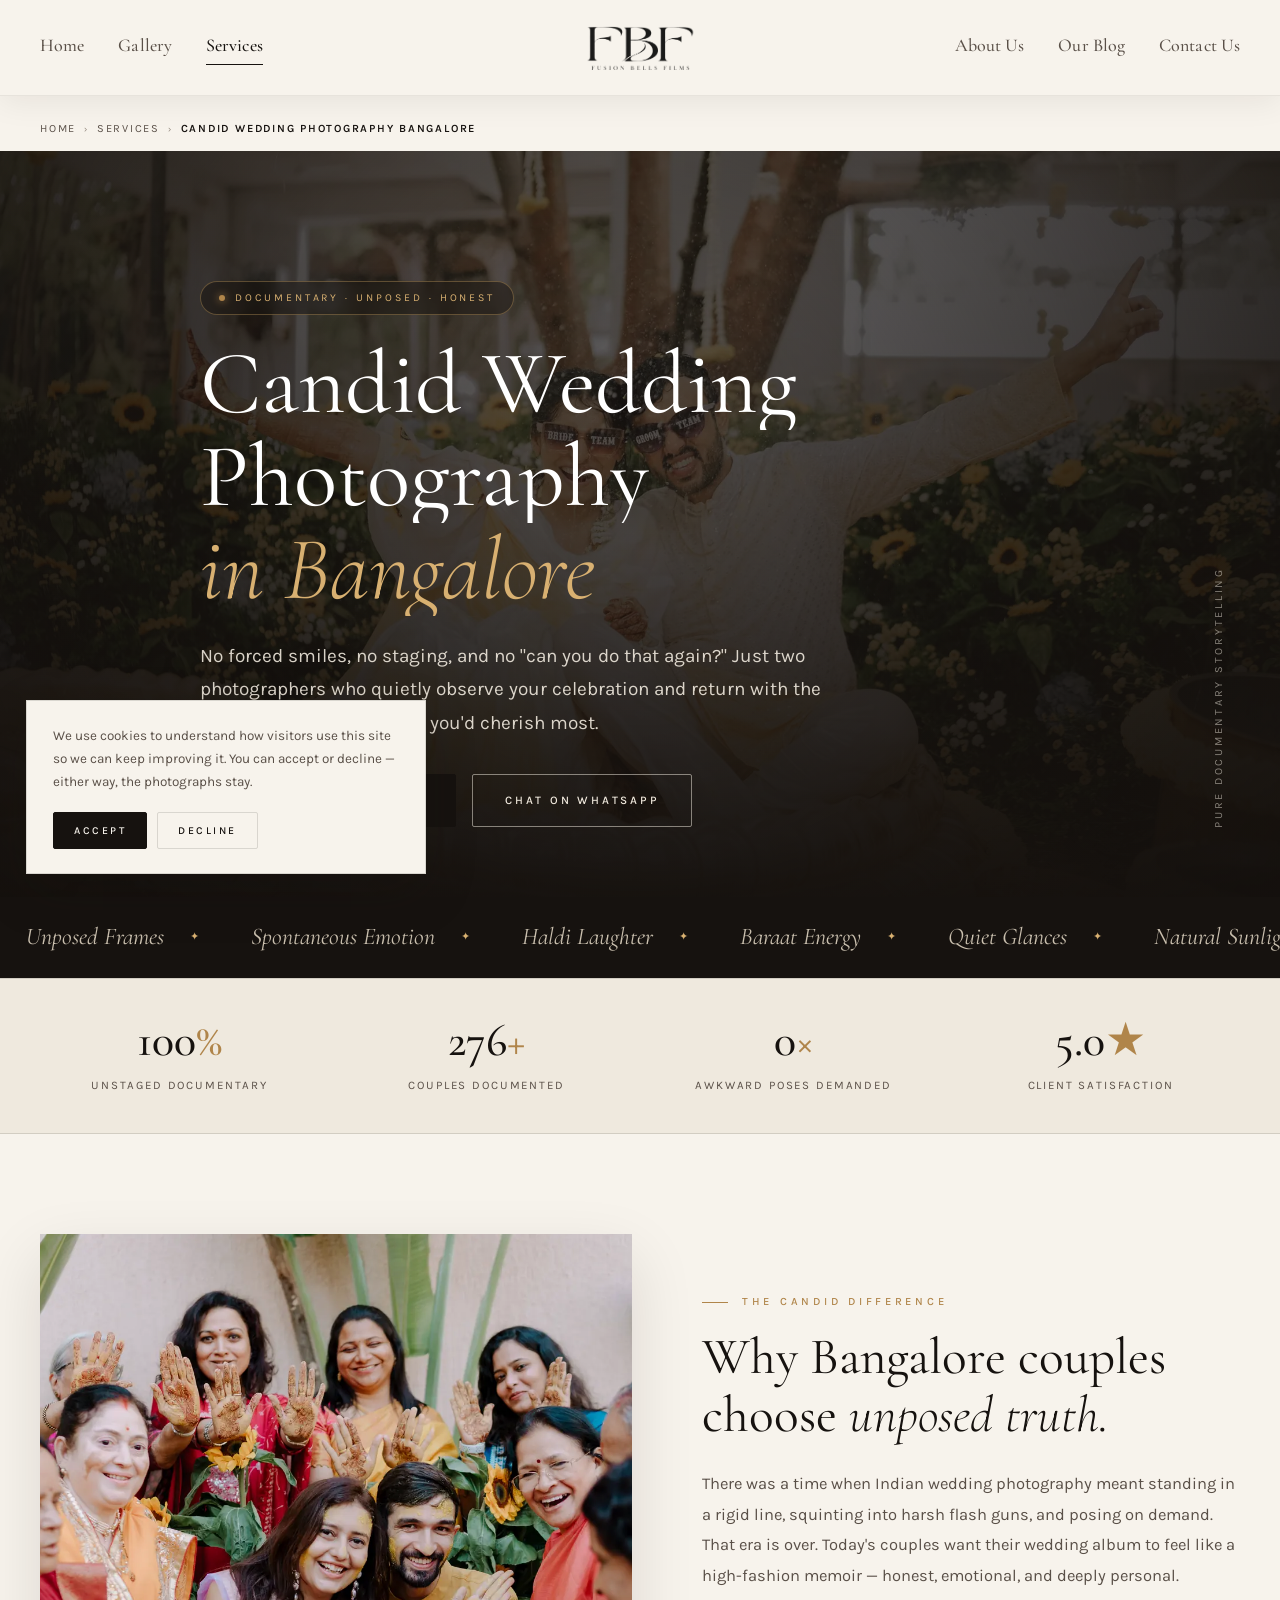
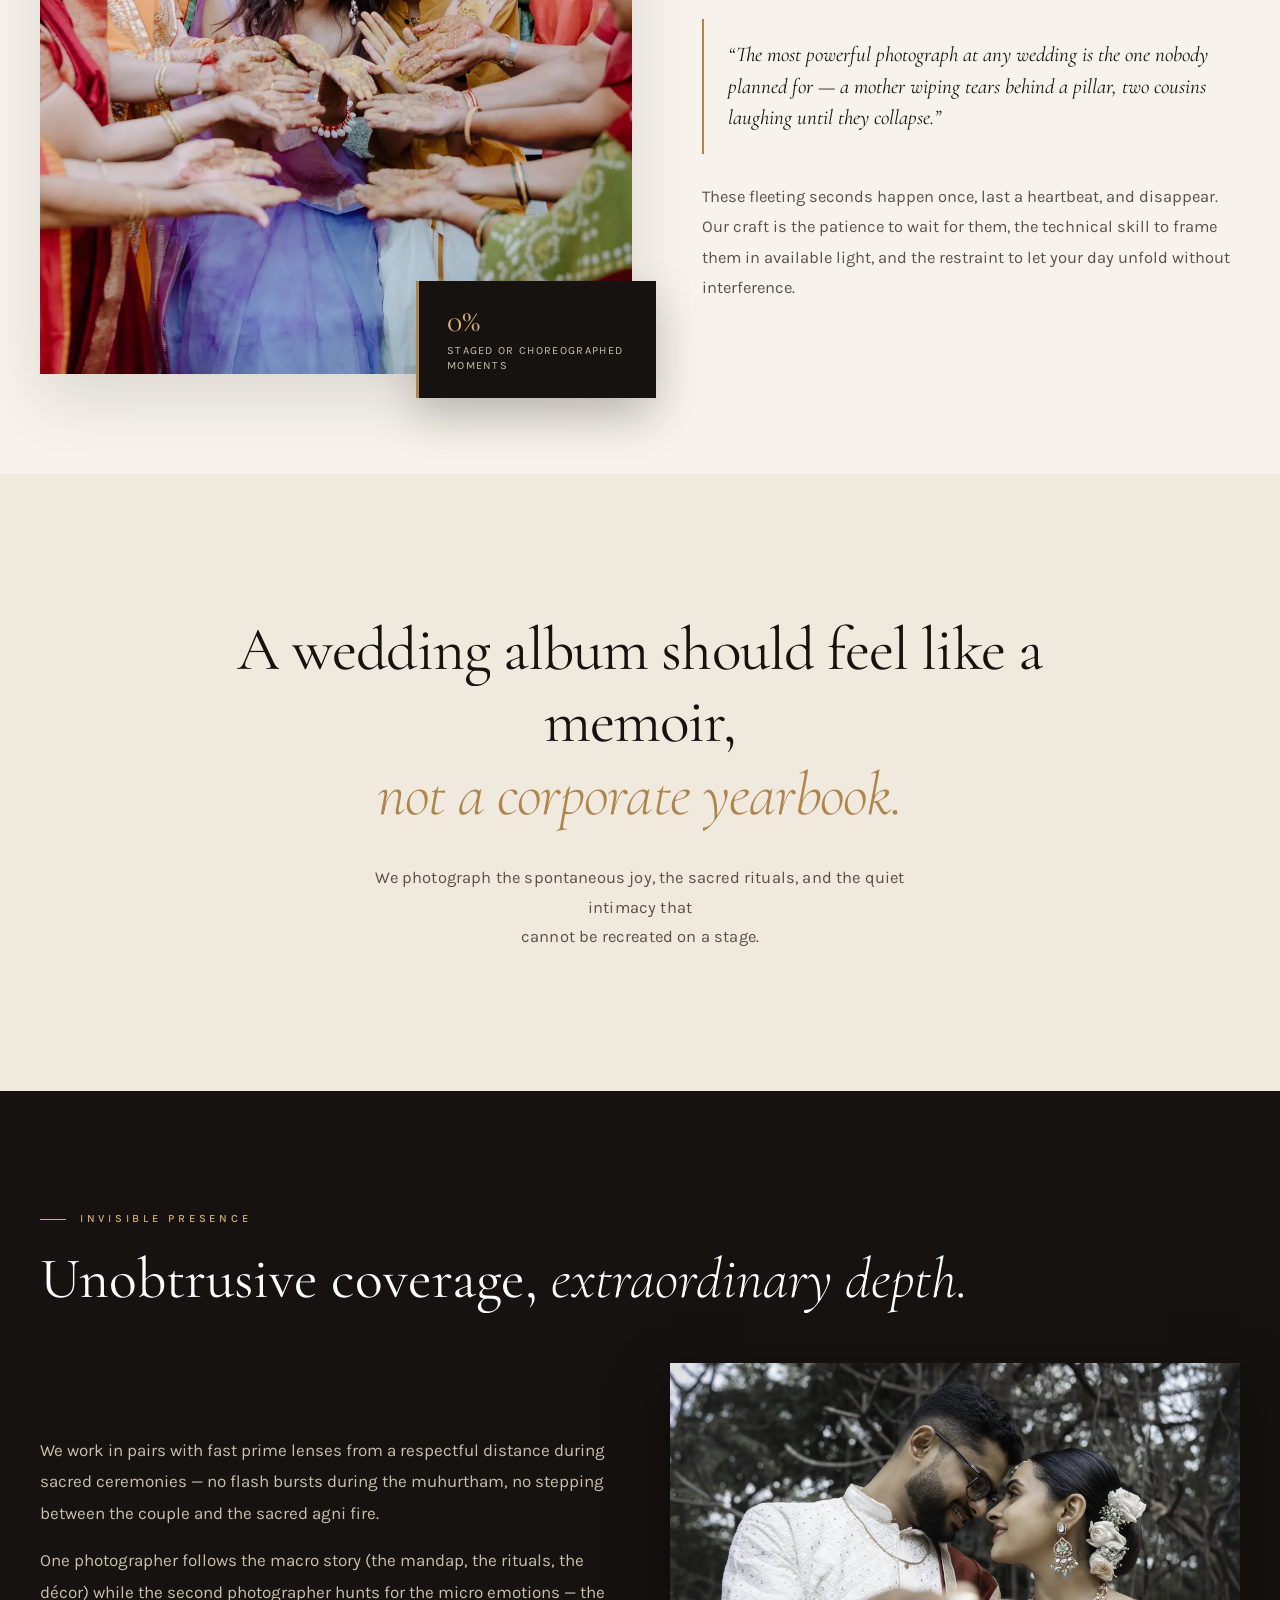
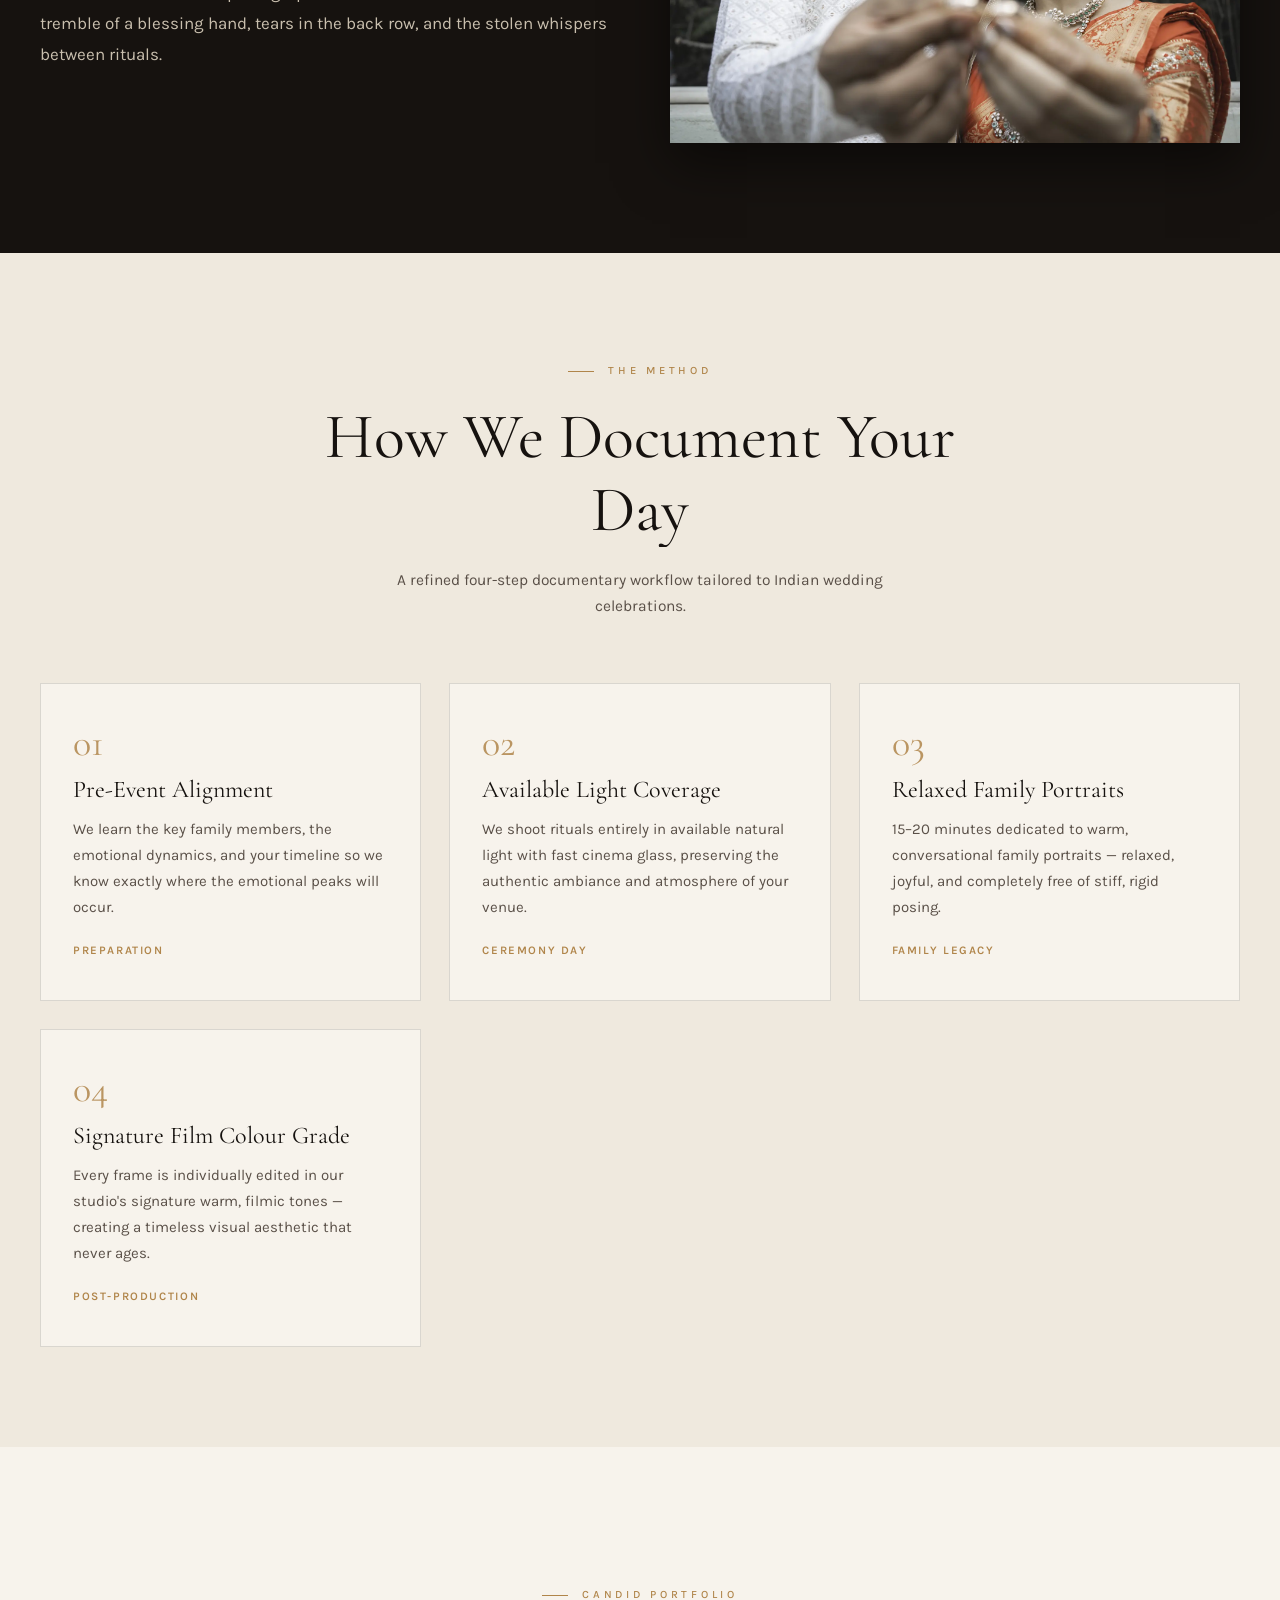
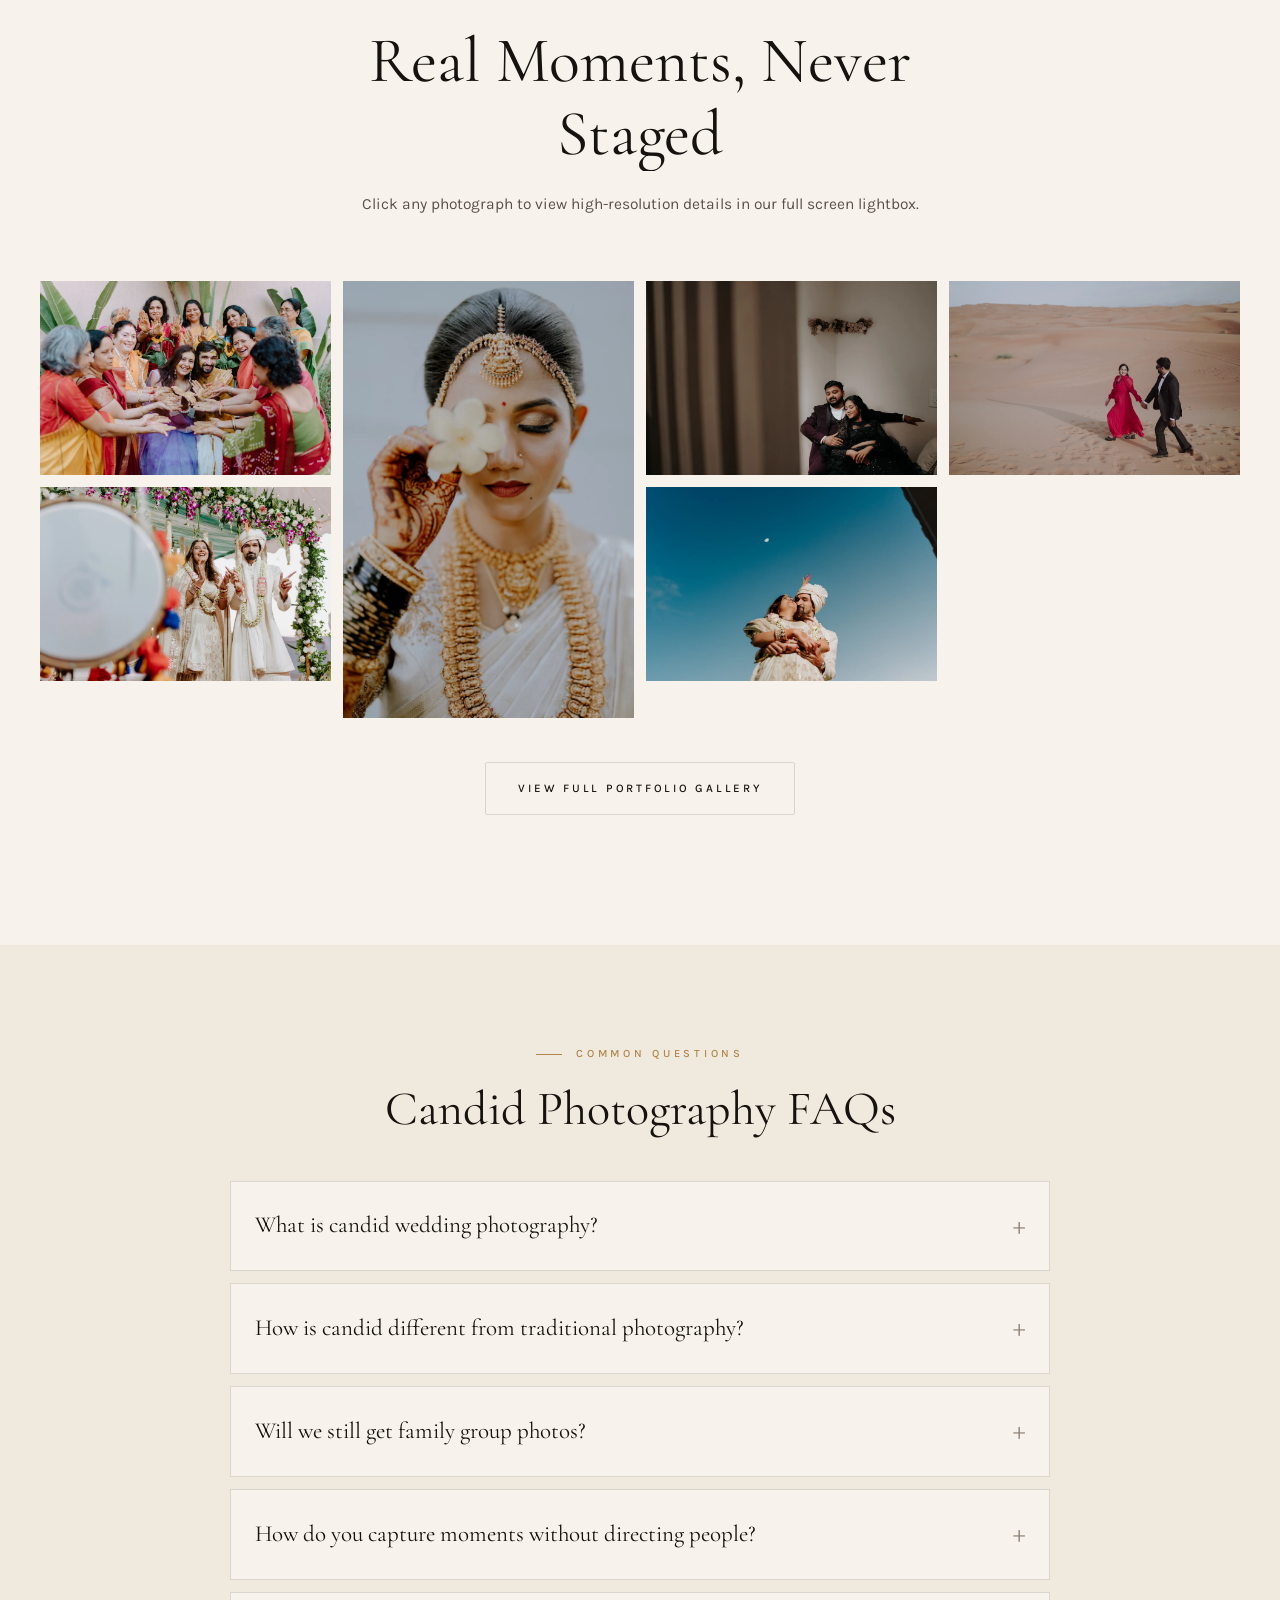
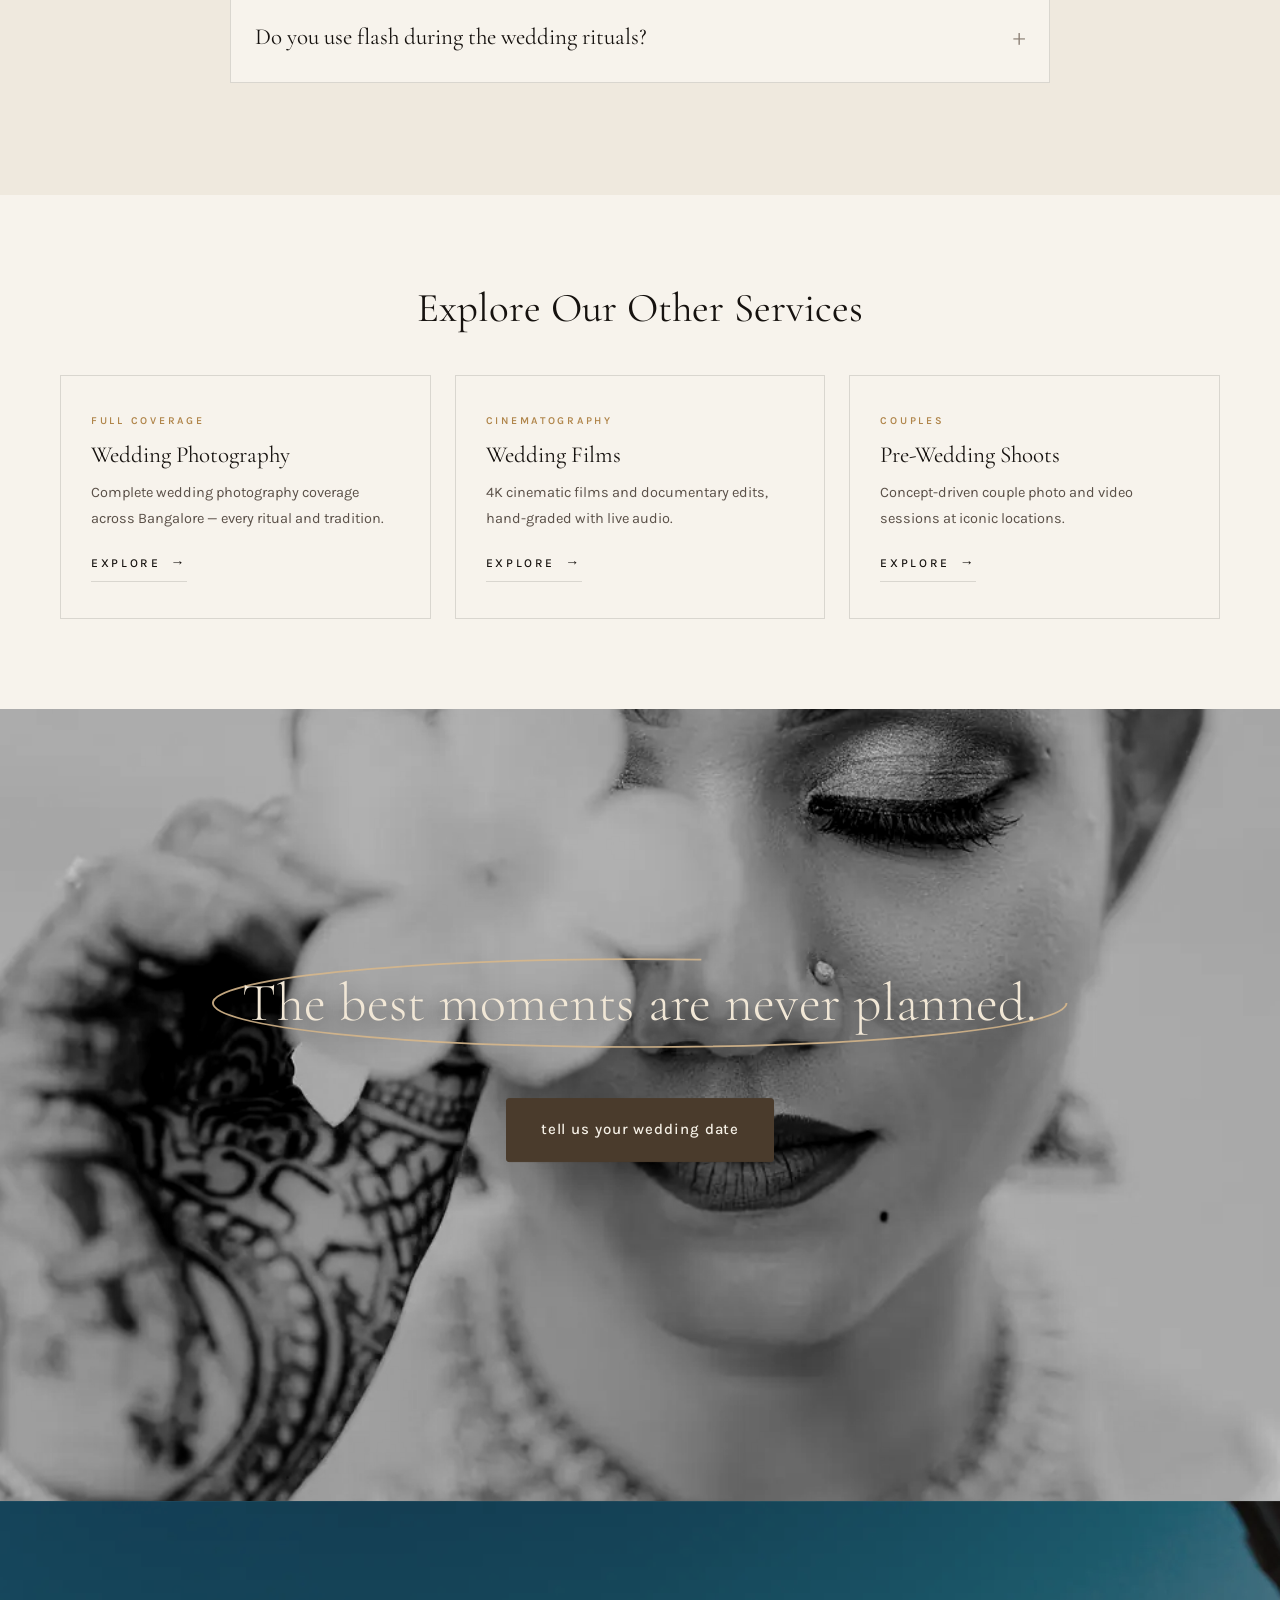
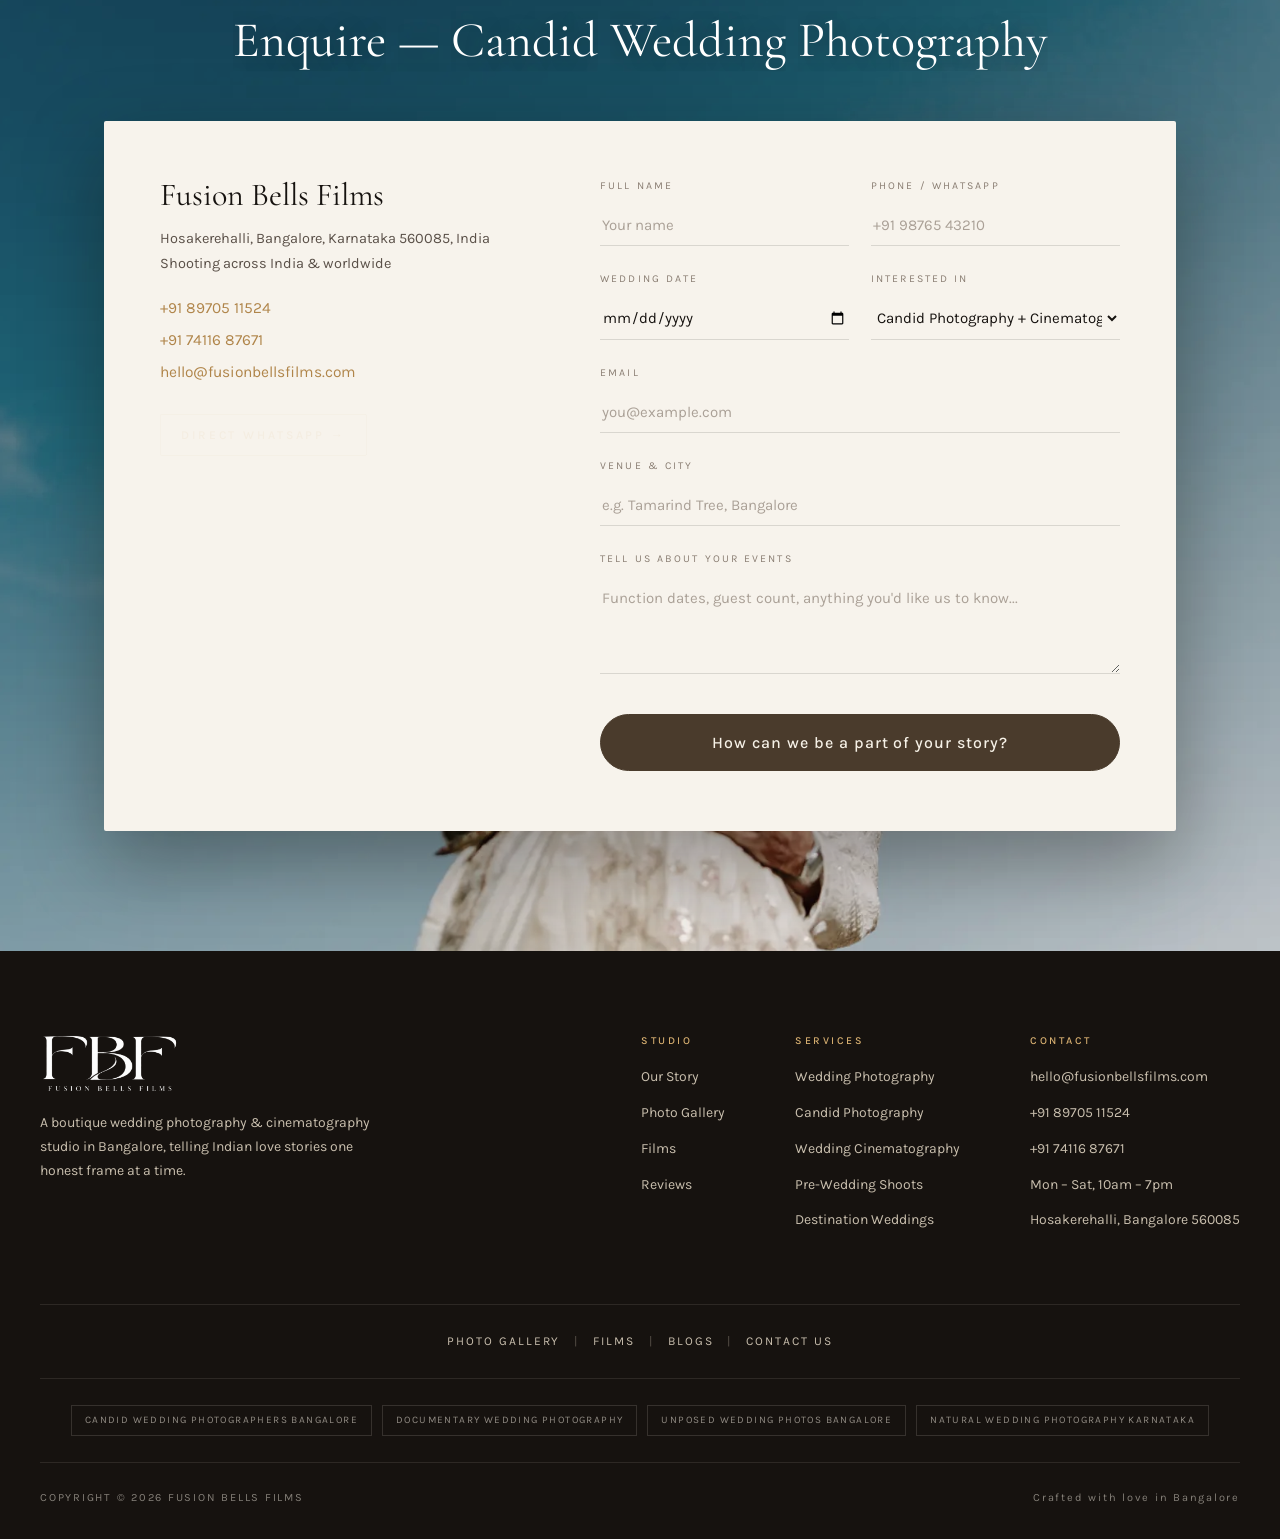
<file: candid-wedding-photography-bangalore.html>
<!DOCTYPE html>
<html lang="en">
<head>
<meta charset="UTF-8">
<meta name="viewport" content="width=device-width, initial-scale=1.0">

<title>Candid Wedding Photography Bangalore | Fusion Bells Films</title>
<meta name="title" content="Candid Wedding Photography Bangalore | Fusion Bells Films">
<meta name="description" content="Bangalore's finest candid wedding photographers. Unposed, documentary-style coverage capturing raw emotions and genuine moments. No staged shots, no interruptions — just your real day.">
<meta name="keywords" content="candid wedding photography bangalore, candid photographer bangalore, unposed wedding photos bangalore, documentary wedding photographer bangalore, natural wedding photography karnataka">
<meta name="author" content="Fusion Bells Films — Anantha Ramu">
<meta name="robots" content="index, follow, max-image-preview:large, max-snippet:-1, max-video-preview:-1">
<link rel="canonical" href="https://fusionbellsfilms.com/candid-wedding-photography-bangalore">

<meta name="geo.region" content="IN-KA">
<meta name="geo.placename" content="Bangalore, Karnataka">
<meta name="geo.position" content="12.9333305;77.5361861">
<meta name="ICBM" content="12.9333305, 77.5361861">

<meta property="og:type" content="website">
<meta property="og:url" content="https://fusionbellsfilms.com/candid-wedding-photography-bangalore">
<meta property="og:title" content="Candid Wedding Photography Bangalore | Fusion Bells Films">
<meta property="og:description" content="Unposed, documentary-style wedding photography in Bangalore. Real emotions, genuine moments, zero staging.">
<meta property="og:image" content="https://lh3.googleusercontent.com/d/1tW6i02qYJrr94DZh-M144HtvmTKJtkH-=w1200">
<meta property="og:site_name" content="Fusion Bells Films">
<meta property="og:locale" content="en_IN">

<meta name="twitter:card" content="summary_large_image">
<meta name="twitter:url" content="https://fusionbellsfilms.com/candid-wedding-photography-bangalore">
<meta name="twitter:title" content="Candid Wedding Photography Bangalore | Fusion Bells Films">
<meta name="twitter:description" content="Unposed, documentary-style wedding photography in Bangalore. Real emotions, genuine moments.">
<meta name="twitter:image" content="https://lh3.googleusercontent.com/d/1tW6i02qYJrr94DZh-M144HtvmTKJtkH-=w1200">

<meta name="theme-color" content="#F7F3EC">

<link rel="preconnect" href="https://fonts.googleapis.com">
<link rel="preconnect" href="https://fonts.gstatic.com" crossorigin>
<link href="https://fonts.googleapis.com/css2?family=Bodoni+Moda:opsz,wght@6..96,600;6..96,700&family=Caveat+Brush&family=Cormorant+Garamond:ital,wght@0,300;0,400;0,500;0,600;1,300;1,400;1,500&family=Karla:ital,wght@0,300;0,400;0,500;0,600;1,400&family=Kaushan+Script&family=Permanent+Marker&family=Playfair+Display:ital,wght@0,600;0,700;1,600&family=Plus+Jakarta+Sans:wght@500;600;700&family=Sedgwick+Ave+Display&display=swap" rel="stylesheet">
<link rel="icon" type="image/png" href="images/logo-mark.png">
<link rel="apple-touch-icon" href="images/logo-mark.png">
<link rel="stylesheet" href="styles.css">

<script type="application/ld+json">
{
  "@context": "https://schema.org",
  "@type": "Service",
  "name": "Candid Wedding Photography in Bangalore",
  "description": "Documentary-style, unposed wedding photography that captures genuine emotions and unscripted moments at weddings across Bangalore and Karnataka.",
  "provider": {
    "@type": "PhotographyBusiness",
    "@id": "https://fusionbellsfilms.com/#business",
    "name": "Fusion Bells Films",
    "url": "https://fusionbellsfilms.com/"
  },
  "areaServed": [
    { "@type": "City", "name": "Bangalore" },
    { "@type": "AdministrativeArea", "name": "Karnataka" }
  ],
  "serviceType": "Candid Wedding Photography",
  "url": "https://fusionbellsfilms.com/candid-wedding-photography-bangalore"
}
</script>

<script type="application/ld+json">
{
  "@context": "https://schema.org",
  "@type": "BreadcrumbList",
  "itemListElement": [
    { "@type": "ListItem", "position": 1, "name": "Home", "item": "https://fusionbellsfilms.com/" },
    { "@type": "ListItem", "position": 2, "name": "Candid Wedding Photography Bangalore", "item": "https://fusionbellsfilms.com/candid-wedding-photography-bangalore" }
  ]
}
</script>

<script type="application/ld+json">
{
  "@context": "https://schema.org",
  "@type": "FAQPage",
  "mainEntity": [
    {
      "@type": "Question",
      "name": "What is candid wedding photography?",
      "acceptedAnswer": { "@type": "Answer", "text": "Candid wedding photography is a documentary-style approach where the photographer captures moments as they naturally unfold — without posing, directing, or staging. The result is a collection of genuine, emotionally honest photographs that reflect how your wedding day actually felt." }
    },
    {
      "@type": "Question",
      "name": "How is candid photography different from traditional wedding photography?",
      "acceptedAnswer": { "@type": "Answer", "text": "Traditional photography relies on posed group shots and staged setups. Candid photography is the opposite — we observe and document the day as it happens, capturing stolen glances, tears of joy, spontaneous laughter, and quiet private moments that no one thought to pose for. We do capture some family group portraits too, but the majority of your gallery will be authentic, unscripted moments." }
    },
    {
      "@type": "Question",
      "name": "Will we still get family group photos?",
      "acceptedAnswer": { "@type": "Answer", "text": "Absolutely. We set aside 15–20 minutes for essential family group portraits — typically after the ceremony or during a natural break. But even these are shot in a relaxed, conversational style rather than stiff, formal lineups." }
    },
    {
      "@type": "Question",
      "name": "How do you capture good candid shots without directing people?",
      "acceptedAnswer": { "@type": "Answer", "text": "Experience and anticipation. After 276+ weddings, we know the rhythm of Indian celebrations intimately — when the emotions peak at kanyadaan, when the groom's friends will lift him up, when the grandmother will start crying. We position ourselves in advance and use long lenses to capture intimate moments from a respectful distance." }
    },
    {
      "@type": "Question",
      "name": "Do you use flash at the ceremony?",
      "acceptedAnswer": { "@type": "Answer", "text": "We avoid flash during sacred ceremonies like the muhurtham, kanyadaan, and pheras. We use fast lenses (f/1.4–f/2.8) and high-ISO capable cameras to shoot entirely in available light during rituals. Flash is used selectively during the reception, baraat, and dance floor where it is expected." }
    }
  ]
}
</script>

<script async src="https://www.googletagmanager.com/gtag/js?id=G-WK0SJ8WE1C"></script>
<script>
  window.dataLayer = window.dataLayer || [];
  function gtag(){dataLayer.push(arguments);}
  gtag('js', new Date());
  gtag('config', 'G-WK0SJ8WE1C');
</script>
</head>
<body>

<div class="loader" id="loader">
  <div class="loader-inner">
    <img src="images/logo-wordmark.png" alt="Fusion Bells Films" class="loader-mark">
    <span class="loader-word">Fusion Bells Films</span>
    <span class="loader-bar"><i></i></span>
  </div>
</div>

<header class="site-nav" id="siteNav">
  <div class="wrap nav-inner">
    <nav class="nav-links nav-left" aria-label="Primary">
      <a href="index.html">Home</a>
      <a href="gallery.html">Gallery</a>
      <span class="has-dropdown">
        <a href="#" class="active" onclick="return false">Services</a>
        <span class="dropdown">
          <a href="wedding-photography-bangalore.html">Wedding Photography</a>
          <a href="candid-wedding-photography-bangalore.html">Candid Photography</a>
          <a href="wedding-cinematography-bangalore.html">Wedding Cinematography</a>
          <a href="pre-wedding-photoshoot-bangalore.html">Pre-Wedding Shoots</a>
          <a href="destination-wedding-photographer.html">Destination Weddings</a>
        </span>
      </span>
    </nav>
    <a href="index.html" class="brand" aria-label="Fusion Bells Films — home">
      <img src="images/logo-wordmark.png" alt="Fusion Bells Films" class="brand-mark">
    </a>
    <nav class="nav-links nav-right" aria-label="Secondary">
      <a href="index.html#story">About Us</a>
      <a href="index.html#journal">Our Blog</a>
      <a href="index.html#contact">Contact Us</a>
    </nav>
    <button class="nav-toggle" id="navToggle" aria-label="Open menu" aria-expanded="false">
      <span class="nt-label" id="ntLabel">Menu</span>
      <span class="nt-bars"><i></i><i></i></span>
    </button>
  </div>
  <div class="scroll-progress" aria-hidden="true"><i id="scrollProgress"></i></div>
</header>

<div class="menu-overlay" id="menuOverlay">
  <div class="menu-inner wrap">
    <div class="menu-links">
      <a href="index.html"><em>01</em>Home</a>
      <a href="gallery.html"><em>02</em>Gallery</a>
      <a href="wedding-photography-bangalore.html"><em>03</em>Wedding Photography</a>
      <a href="wedding-cinematography-bangalore.html"><em>04</em>Wedding Cinematography</a>
      <a href="pre-wedding-photoshoot-bangalore.html"><em>05</em>Pre-Wedding Shoots</a>
      <a href="index.html#story"><em>06</em>About Us</a>
      <a href="index.html#contact"><em>07</em>Contact Us</a>
    </div>
    <div class="menu-aside">
      <div class="ma-block"><span class="lbl">Studio</span><p>Hosakerehalli, Bangalore 560085<br>Shooting across India &amp; worldwide</p></div>
      <div class="ma-block"><span class="lbl">Enquiries</span><p><a href="tel:+918970511524">+91 89705 11524</a><br><a href="tel:+917411687671">+91 74116 87671</a><br><a href="mailto:hello@fusionbellsfilms.com">hello@fusionbellsfilms.com</a></p></div>
      <div class="ma-block"><span class="lbl">Follow</span><p><a href="https://instagram.com/fusionbellsfilms" target="_blank" rel="noopener">Instagram</a> &nbsp;/&nbsp; <a href="https://youtube.com/@fusionbellsfilms" target="_blank" rel="noopener">YouTube</a> &nbsp;/&nbsp; <a href="https://facebook.com/fusionbellsfilms" target="_blank" rel="noopener">Facebook</a></p></div>
    </div>
  </div>
</div>

<div class="wrap">
  <nav class="breadcrumb" aria-label="Breadcrumb">
    <a href="index.html">Home</a><span class="sep">›</span><a href="gallery.html">Services</a><span class="sep">›</span><span class="current">Candid Wedding Photography Bangalore</span>
  </nav>
</div>

<!-- ============ LUXURY HERO ============ -->
<section class="svc-hero">
  <div class="svc-hero-bg" style="background-image:url('images/quiet-couple.webp')"></div>
  <div class="wrap svc-hero-content">
    <div class="svc-hero-badge">Documentary &middot; Unposed &middot; Honest</div>
    <h1 class="split">Candid Wedding Photography<br><span class="italic">in Bangalore</span></h1>
    <p class="svc-hero-sub">No forced smiles, no staging, and no "can you do that again?" Just two photographers who quietly observe your celebration and return with the moments you didn't know you'd cherish most.</p>
    <div class="svc-hero-actions">
      <a href="#contact" class="btn btn-solid">Book Candid Coverage</a>
      <a href="https://wa.me/918970511524?text=Hi%20Fusion%20Bells%20Films%2C%20I%27d%20love%20to%20enquire%20about%20candid%20wedding%20photography." target="_blank" rel="noopener" class="btn btn-ghost-light">Chat on WhatsApp</a>
    </div>
  </div>
  <div class="svc-hero-tagline">Pure Documentary Storytelling</div>
</section>

<!-- ============ MARQUEE TICKER ============ -->
<div class="marquee-band">
  <div class="marquee-track">
    <span>Unposed Frames</span><span>Spontaneous Emotion</span><span>Haldi Laughter</span><span>Baraat Energy</span><span>Quiet Glances</span><span>Natural Sunlight</span><span>Zero Scripting</span>
    <span>Unposed Frames</span><span>Spontaneous Emotion</span><span>Haldi Laughter</span><span>Baraat Energy</span><span>Quiet Glances</span><span>Natural Sunlight</span><span>Zero Scripting</span>
  </div>
</div>

<!-- ============ STATS BAR ============ -->
<section class="svc-stats-bar">
  <div class="wrap svc-stats-grid">
    <div class="svc-stat-item reveal">
      <b>100<span>%</span></b>
      <span class="lbl">Unstaged Documentary</span>
    </div>
    <div class="svc-stat-item reveal reveal-d1">
      <b>276<span>+</span></b>
      <span class="lbl">Couples Documented</span>
    </div>
    <div class="svc-stat-item reveal reveal-d2">
      <b>0<span>×</span></b>
      <span class="lbl">Awkward Poses Demanded</span>
    </div>
    <div class="svc-stat-item reveal reveal-d3">
      <b>5.0<span>★</span></b>
      <span class="lbl">Client Satisfaction</span>
    </div>
  </div>
</section>

<!-- ============ EDITORIAL STORY SECTION ============ -->
<section class="svc-editorial">
  <div class="wrap svc-editorial-grid">
    <div class="svc-ed-media reveal">
      <img class="main-img" src="images/haldi-hands-circle.webp" alt="Candid circle of hands during Bangalore haldi ceremony" loading="lazy">
      <div class="floating-stamp">
        <div class="fs-num">0%</div>
        <div class="fs-lbl">Staged or choreographed moments</div>
      </div>
    </div>
    <div class="svc-ed-copy reveal reveal-d1">
      <span class="eyebrow">The Candid Difference</span>
      <h2>Why Bangalore couples choose <span class="italic">unposed truth.</span></h2>
      <p>There was a time when Indian wedding photography meant standing in a rigid line, squinting into harsh flash guns, and posing on demand. That era is over. Today's couples want their wedding album to feel like a high-fashion memoir — honest, emotional, and deeply personal.</p>
      <div class="pull-quote">
        &ldquo;The most powerful photograph at any wedding is the one nobody planned for — a mother wiping tears behind a pillar, two cousins laughing until they collapse.&rdquo;
      </div>
      <p>These fleeting seconds happen once, last a heartbeat, and disappear. Our craft is the patience to wait for them, the technical skill to frame them in available light, and the restraint to let your day unfold without interference.</p>
    </div>
  </div>
</section>

<!-- ============ QUOTE BREAK ============ -->
<section class="value">
  <div class="wrap">
    <h2 class="value-line split reveal">A wedding album should feel like a memoir,<br><span class="italic">not a corporate yearbook.</span></h2>
    <p class="value-sub reveal reveal-d2">We photograph the spontaneous joy, the sacred rituals, and the quiet intimacy that<br class="hide-mob">cannot be recreated on a stage.</p>
  </div>
</section>

<!-- ============ DARK CINEMATIC SECTION ============ -->
<section class="svc-dark-band">
  <div class="wrap">
    <span class="eyebrow reveal">Invisible Presence</span>
    <h2 class="split reveal reveal-d1">Unobtrusive coverage, <span class="italic">extraordinary depth.</span></h2>
    <div class="svc-dark-grid">
      <div class="reveal reveal-d2">
        <p>We work in pairs with fast prime lenses from a respectful distance during sacred ceremonies — no flash bursts during the muhurtham, no stepping between the couple and the sacred agni fire.</p>
        <p style="margin-top:16px;">One photographer follows the macro story (the mandap, the rituals, the décor) while the second photographer hunts for the micro emotions — the tremble of a blessing hand, tears in the back row, and the stolen whispers between rituals.</p>
      </div>
      <div class="reveal reveal-d3">
        <img src="images/smoke-cannons.webp" alt="Baraat celebration in motion at a Bangalore wedding" style="width:100%; display:block; box-shadow:0 20px 50px rgba(0,0,0,.5);" loading="lazy">
      </div>
    </div>
  </div>
</section>

<!-- ============ EXPERIENCE / DELIVERABLES ============ -->
<section class="svc-deliverables">
  <div class="wrap">
    <div class="section-head center reveal">
      <span class="eyebrow">The Method</span>
      <h2 class="split">How We Document Your Day</h2>
      <p>A refined four-step documentary workflow tailored to Indian wedding celebrations.</p>
    </div>
    <div class="svc-deliv-grid">
      <div class="svc-deliv-card reveal">
        <div class="step-num">01</div>
        <h3>Pre-Event Alignment</h3>
        <p>We learn the key family members, the emotional dynamics, and your timeline so we know exactly where the emotional peaks will occur.</p>
        <span class="timeline-tag">Preparation</span>
      </div>
      <div class="svc-deliv-card reveal reveal-d1">
        <div class="step-num">02</div>
        <h3>Available Light Coverage</h3>
        <p>We shoot rituals entirely in available natural light with fast cinema glass, preserving the authentic ambiance and atmosphere of your venue.</p>
        <span class="timeline-tag">Ceremony Day</span>
      </div>
      <div class="svc-deliv-card reveal reveal-d2">
        <div class="step-num">03</div>
        <h3>Relaxed Family Portraits</h3>
        <p>15–20 minutes dedicated to warm, conversational family portraits — relaxed, joyful, and completely free of stiff, rigid posing.</p>
        <span class="timeline-tag">Family Legacy</span>
      </div>
      <div class="svc-deliv-card reveal reveal-d3">
        <div class="step-num">04</div>
        <h3>Signature Film Colour Grade</h3>
        <p>Every frame is individually edited in our studio's signature warm, filmic tones — creating a timeless visual aesthetic that never ages.</p>
        <span class="timeline-tag">Post-Production</span>
      </div>
    </div>
  </div>
</section>

<!-- ============ PORTFOLIO GALLERY ============ -->
<section class="work" id="portfolio">
  <div class="wrap">
    <div class="section-head center reveal">
      <span class="eyebrow">Candid Portfolio</span>
      <h2 class="split">Real Moments, Never Staged</h2>
      <p>Click any photograph to view high-resolution details in our full screen lightbox.</p>
    </div>
    <div class="contact-sheet" id="gallery">
      <div class="frame" data-cat="candid" data-full="images/haldi-hands-circle.webp"><img src="images/haldi-hands-circle.webp" loading="lazy" alt="Candid haldi ceremony moment"><span class="frame-meta">Haldi &mdash; Family Circle</span></div>
      <div class="frame" data-cat="candid" data-full="images/mandap-laughter.webp"><img src="images/mandap-laughter.webp" loading="lazy" alt="Candid laughter at the mandap"><span class="frame-meta">Ceremony &mdash; Laughter</span></div>
      <div class="frame" data-cat="candid" data-full="images/bride-firelight.webp"><img src="images/bride-firelight.webp" loading="lazy" alt="Candid bridal portrait in firelight"><span class="frame-meta">Portrait &mdash; Firelight</span></div>
      <div class="frame" data-cat="candid" data-full="images/haldi-action.webp"><img src="images/haldi-action.webp" loading="lazy" alt="Candid haldi action shot"><span class="frame-meta">Haldi &mdash; In Motion</span></div>
      <div class="frame" data-cat="candid" data-full="images/embrace-sky.webp"><img src="images/embrace-sky.webp" loading="lazy" alt="Couple embracing against sky"><span class="frame-meta">Couple &mdash; Embrace</span></div>
      <div class="frame" data-cat="candid" data-full="images/light-dancers.webp"><img src="images/light-dancers.webp" loading="lazy" alt="Candid reception sparklers moment"><span class="frame-meta">Reception &mdash; Sparklers</span></div>
    </div>
    <div style="text-align:center; margin-top:44px;">
      <a href="gallery.html" class="btn btn-ghost">View Full Portfolio Gallery</a>
    </div>
  </div>
</section>

<!-- Lightbox Modal -->
<div class="lightbox" id="lightbox">
  <div class="lb-blur" id="lbBlur" aria-hidden="true"></div>
  <button class="lb-close" id="lbClose" aria-label="Close">&#10005;</button>
  <button class="lb-nav lb-prev" id="lbPrev" aria-label="Previous">&#10094;</button>
  <img alt="Previous photo" id="lbSidePrev" class="lb-side lb-side-prev" referrerpolicy="no-referrer" aria-hidden="true">
  <img alt="Candid wedding photography by Fusion Bells Films" id="lbImg" referrerpolicy="no-referrer">
  <img alt="Next photo" id="lbSideNext" class="lb-side lb-side-next" referrerpolicy="no-referrer" aria-hidden="true">
  <button class="lb-nav lb-next" id="lbNext" aria-label="Next">&#10095;</button>
  <div class="lb-caption" id="lbCaption"></div>
</div>

<!-- ============ FAQ ACCORDION ============ -->
<section class="svc-faq">
  <div class="wrap">
    <span class="eyebrow reveal" style="display:flex; justify-content:center; margin-bottom:18px;">Common Questions</span>
    <h2 class="reveal">Candid Photography FAQs</h2>
    <div class="faq-list reveal reveal-d1">
      <details>
        <summary>What is candid wedding photography?</summary>
        <div class="faq-body">Candid wedding photography is a documentary approach where the photographer captures moments as they naturally unfold — without posing, directing, or staging. The result is a collection of genuine, emotionally honest photographs reflecting how your celebration truly felt.</div>
      </details>
      <details>
        <summary>How is candid different from traditional photography?</summary>
        <div class="faq-body">Traditional photography relies on posed stage lineups and choreography. Candid photography is the opposite — we observe and document the day as it happens, capturing stolen glances, tears of joy, and spontaneous laughter. We also take family portraits, but in a relaxed, natural format.</div>
      </details>
      <details>
        <summary>Will we still get family group photos?</summary>
        <div class="faq-body">Absolutely. We set aside 15–20 minutes for essential family group portraits — typically after the ceremony or during a natural break. Even these are photographed in a relaxed, conversational style rather than stiff lineups.</div>
      </details>
      <details>
        <summary>How do you capture moments without directing people?</summary>
        <div class="faq-body">Experience and anticipation. After 276+ weddings, we know the sacred rhythm of celebrations intimately — anticipating the emotional peaks of the kanyadaan, the baraat entry, and the family blessings before they happen.</div>
      </details>
      <details>
        <summary>Do you use flash during the wedding rituals?</summary>
        <div class="faq-body">We avoid flash during sacred rituals like the muhurtham and kanyadaan to maintain reverence and ambiance. We use ultra-fast lenses (f/1.4) to shoot in pure available light. Flash is used selectively during the reception, baraat, and dance floor.</div>
      </details>
    </div>
  </div>
</section>

<!-- ============ CROSSLINKS ============ -->
<section class="svc-crosslinks">
  <div class="wrap">
    <h2 class="reveal">Explore Our Other Services</h2>
    <div class="crosslink-grid">
      <a href="wedding-photography-bangalore.html" class="crosslink-card reveal">
        <span class="cl-eyebrow">Full Coverage</span>
        <h3>Wedding Photography</h3>
        <p>Complete wedding photography coverage across Bangalore &mdash; every ritual and tradition.</p>
        <span class="link-arrow">Explore</span>
      </a>
      <a href="wedding-cinematography-bangalore.html" class="crosslink-card reveal reveal-d1">
        <span class="cl-eyebrow">Cinematography</span>
        <h3>Wedding Films</h3>
        <p>4K cinematic films and documentary edits, hand-graded with live audio.</p>
        <span class="link-arrow">Explore</span>
      </a>
      <a href="pre-wedding-photoshoot-bangalore.html" class="crosslink-card reveal reveal-d2">
        <span class="cl-eyebrow">Couples</span>
        <h3>Pre-Wedding Shoots</h3>
        <p>Concept-driven couple photo and video sessions at iconic locations.</p>
        <span class="link-arrow">Explore</span>
      </a>
    </div>
  </div>
</section>

<!-- ============ PARALLAX CTA BAND ============ -->
<section class="cta-band" data-fx="drift" data-fx-scale="1.30">
  <div class="cta-bg" data-fx-target style="background-image:url('images/bride-firelight.webp')"></div>
  <div class="cta-inner" data-fx-counter>
    <h2 class="cta-line">
      <span class="cta-text">The best moments are never planned.</span>
      <svg class="cta-ring" viewBox="0 0 640 90" preserveAspectRatio="none" aria-hidden="true">
        <ellipse cx="320" cy="45" rx="312" ry="36" fill="none" stroke="currentColor" stroke-width="1.4"/>
      </svg>
    </h2>
    <a href="#contact" class="btn btn-slab">Tell Us Your Wedding Date</a>
  </div>
</section>

<!-- ============ FULL CONTACT SECTION ============ -->
<section class="contact" id="contact">
  <div class="contact-bg" style="background-image:url('images/embrace-sky.webp')"></div>
  <div class="contact-inner">
    <h2 class="contact-title split">Enquire &mdash; Candid Wedding Photography</h2>
    <div class="contact-card">
      <div class="cc-grid">
        <div class="cc-studio reveal">
          <h4 class="cc-name">Fusion Bells Films</h4>
          <p class="cc-address">Hosakerehalli, Bangalore, Karnataka 560085, India<br>Shooting across India &amp; worldwide</p>
          <p class="cc-phones">
            <a href="tel:+918970511524">+91 89705 11524</a>
            <a href="tel:+917411687671">+91 74116 87671</a>
            <a href="mailto:hello@fusionbellsfilms.com">hello@fusionbellsfilms.com</a>
          </p>
          <div style="margin-top:28px;">
            <a href="https://wa.me/918970511524?text=Hi%20Fusion%20Bells%20Films%2C%20I%27d%20love%20to%20enquire%20about%20candid%20wedding%20photography." target="_blank" rel="noopener" class="btn btn-ghost-light" style="font-size:12px; padding:10px 20px;">Direct WhatsApp &rarr;</a>
          </div>
        </div>

        <div class="cc-form reveal reveal-d1">
          <form id="enquiryForm">
            <div class="row2">
              <div class="field">
                <label for="fName">Full name</label>
                <input id="fName" name="name" type="text" required maxlength="60" minlength="2" autocomplete="name" placeholder="Your name">
              </div>
              <div class="field">
                <label for="fPhone">Phone / WhatsApp</label>
                <input id="fPhone" name="phone" type="tel" required maxlength="16" minlength="10" inputmode="tel" autocomplete="tel" placeholder="+91 98765 43210">
              </div>
            </div>
            <div class="row2">
              <div class="field">
                <label for="fDate">Wedding date</label>
                <input id="fDate" name="date" type="date">
              </div>
              <div class="field">
                <label for="fService">Interested in</label>
                <select id="fService" name="service">
                  <option selected>Candid Photography + Cinematography</option>
                  <option>Candid Photography only</option>
                  <option>Cinematography only</option>
                  <option>Pre-wedding / Couple shoot</option>
                </select>
              </div>
            </div>
            <div class="field">
              <label for="fEmail">Email</label>
              <input id="fEmail" name="email" type="email" maxlength="100" autocomplete="email" placeholder="you@example.com">
            </div>
            <div class="field">
              <label for="fVenue">Venue &amp; city</label>
              <input id="fVenue" name="venue" type="text" maxlength="120" placeholder="e.g. Tamarind Tree, Bangalore">
            </div>
            <div class="field">
              <label for="fMsg">Tell us about your events</label>
              <textarea id="fMsg" name="message" maxlength="2000" placeholder="Function dates, guest count, anything you'd like us to know..."></textarea>
            </div>

            <div class="hp" aria-hidden="true">
              <label for="fCompany">Company</label>
              <input id="fCompany" name="company" type="text" tabindex="-1" autocomplete="off">
            </div>

            <button type="submit" class="btn btn-slab cc-submit" id="formSubmit">How can we be a part of your story?</button>
            <p class="form-msg" id="formMsg" role="status"></p>
          </form>
        </div>
      </div>
    </div>
  </div>
</section>

<!-- ============ FOOTER ============ -->
<footer>
  <div class="wrap">
    <div class="footer-top">
      <div class="footer-brand">
        <img src="images/logo-wordmark.png" alt="Fusion Bells Films" class="footer-logo">
        <p>A boutique wedding photography &amp; cinematography studio in Bangalore, telling Indian love stories one honest frame at a time.</p>
      </div>
      <div class="footer-cols">
        <div class="footer-col">
          <h4>Studio</h4>
          <a href="index.html#story">Our Story</a>
          <a href="gallery.html">Photo Gallery</a>
          <a href="index.html#films">Films</a>
          <a href="index.html#reviews">Reviews</a>
        </div>
        <div class="footer-col">
          <h4>Services</h4>
          <a href="wedding-photography-bangalore.html">Wedding Photography</a>
          <a href="candid-wedding-photography-bangalore.html">Candid Photography</a>
          <a href="wedding-cinematography-bangalore.html">Wedding Cinematography</a>
          <a href="pre-wedding-photoshoot-bangalore.html">Pre-Wedding Shoots</a>
          <a href="destination-wedding-photographer.html">Destination Weddings</a>
        </div>
        <div class="footer-col">
          <h4>Contact</h4>
          <a href="mailto:hello@fusionbellsfilms.com">hello@fusionbellsfilms.com</a>
          <a href="tel:+918970511524">+91 89705 11524</a>
          <a href="tel:+917411687671">+91 74116 87671</a>
          <span>Mon – Sat, 10am – 7pm</span>
          <span>Hosakerehalli, Bangalore 560085</span>
        </div>
      </div>
    </div>

    <nav class="footer-nav" aria-label="Footer">
      <a href="gallery.html">Photo Gallery</a><i>|</i>
      <a href="index.html#films">Films</a><i>|</i>
      <a href="index.html#journal">Blogs</a><i>|</i>
      <a href="index.html#contact">Contact us</a>
    </nav>

    <div class="footer-tags">
      <span>Candid Wedding Photographers Bangalore</span>
      <span>Documentary Wedding Photography</span>
      <span>Unposed Wedding Photos Bangalore</span>
      <span>Natural Wedding Photography Karnataka</span>
    </div>

    <div class="footer-bottom">
      <span>COPYRIGHT &copy; <span id="year"></span> FUSION BELLS FILMS</span>
      <span>Crafted with love in Bangalore</span>
    </div>
  </div>
</footer>

<button class="totop" id="toTop" aria-label="Back to top">&#8593;</button>

<div class="cookie" id="cookie" role="dialog" aria-label="Cookie preferences">
  <p>We use cookies to understand how visitors use this site so we can keep improving it. You can accept or decline — either way, the photographs stay.</p>
  <div class="cookie-actions">
    <button class="btn btn-solid btn-sm" id="cookieAccept">Accept</button>
    <button class="btn btn-ghost btn-sm" id="cookieDecline">Decline</button>
  </div>
</div>

<script src="app.js"></script>
</body>
</html>
</file>
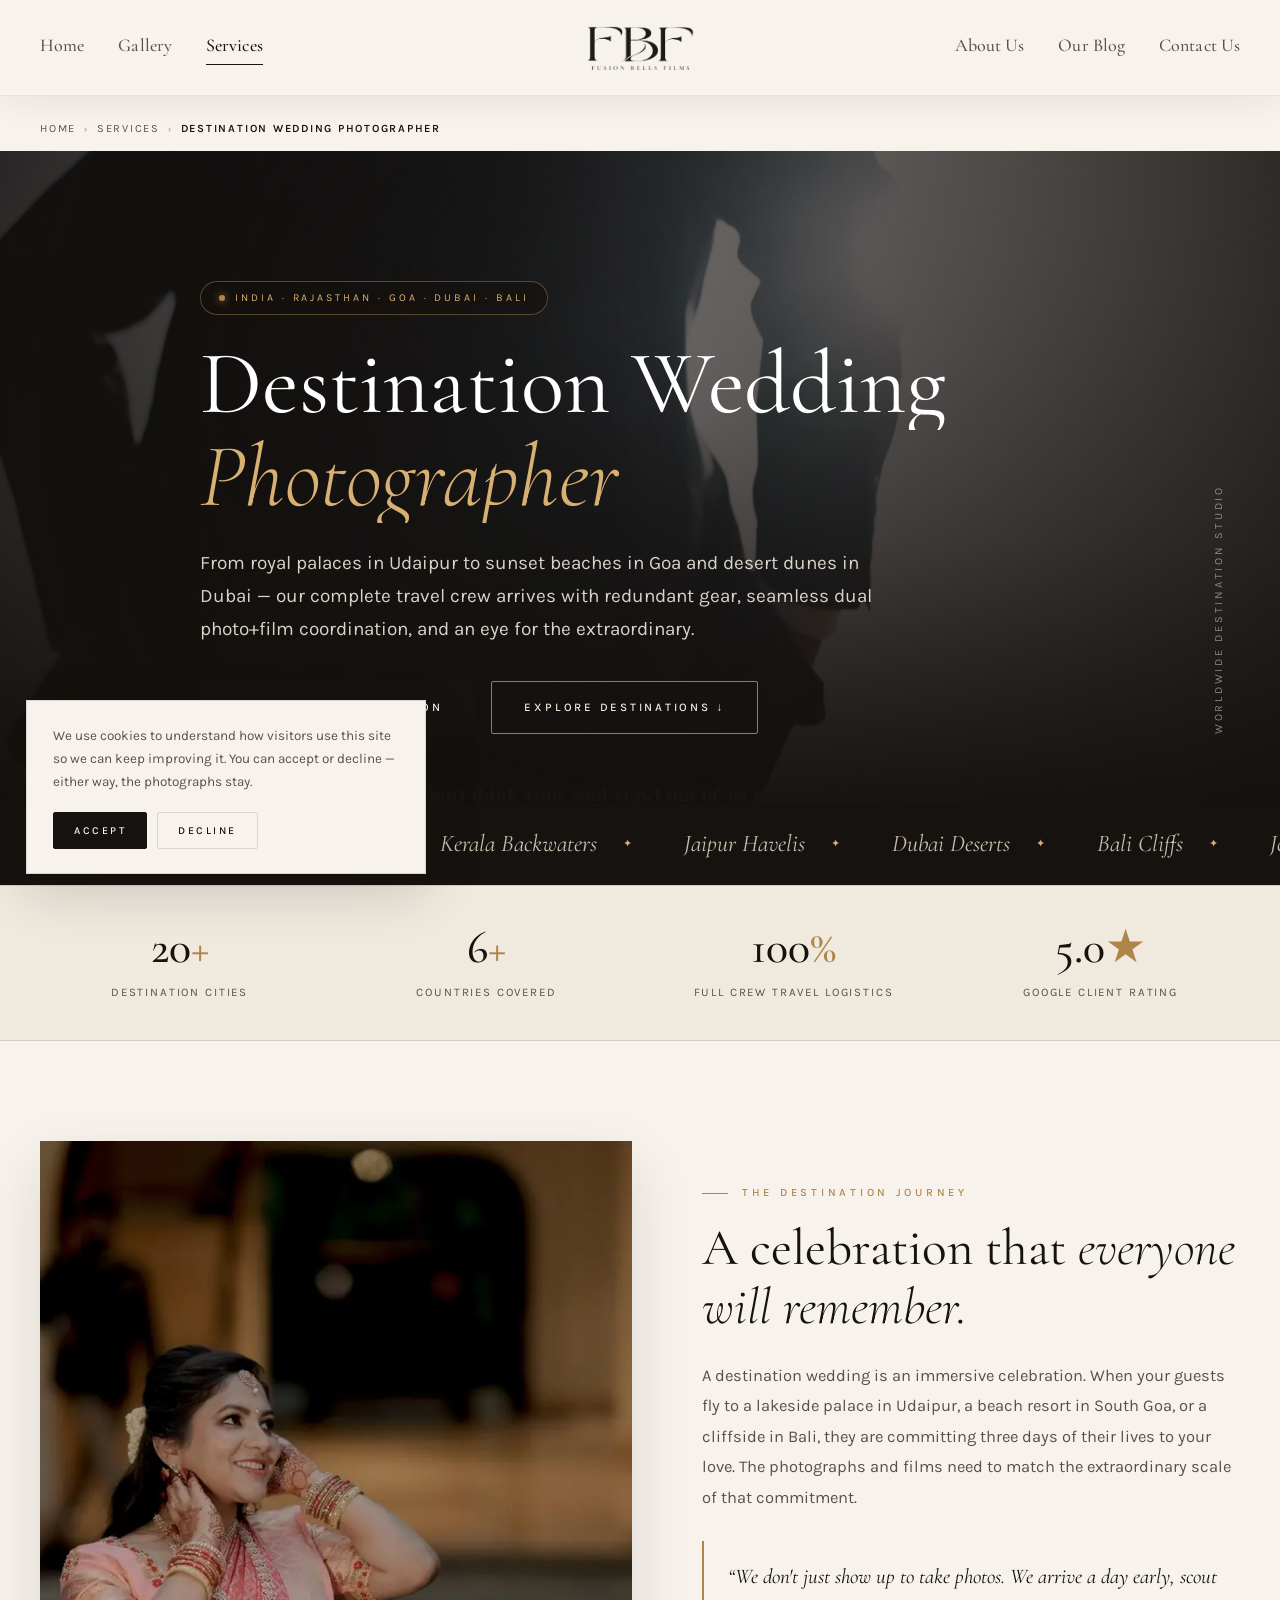
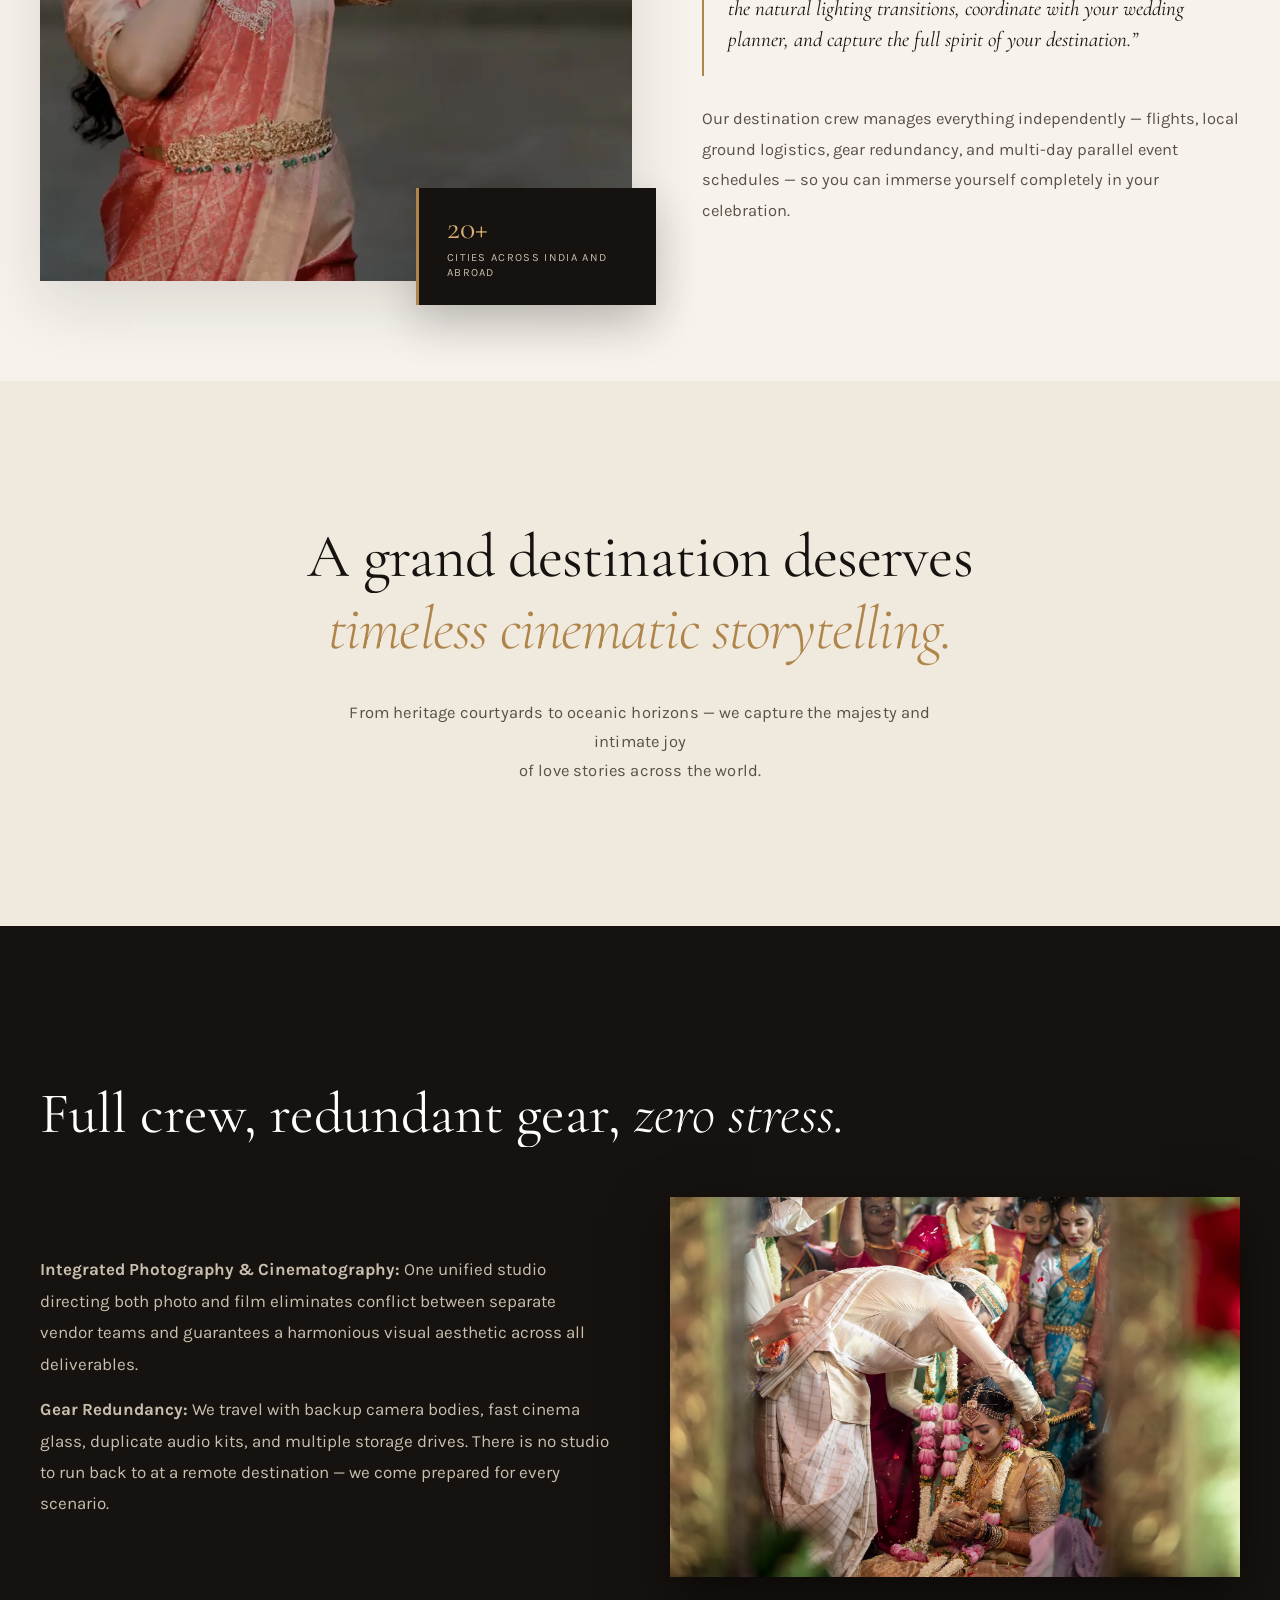
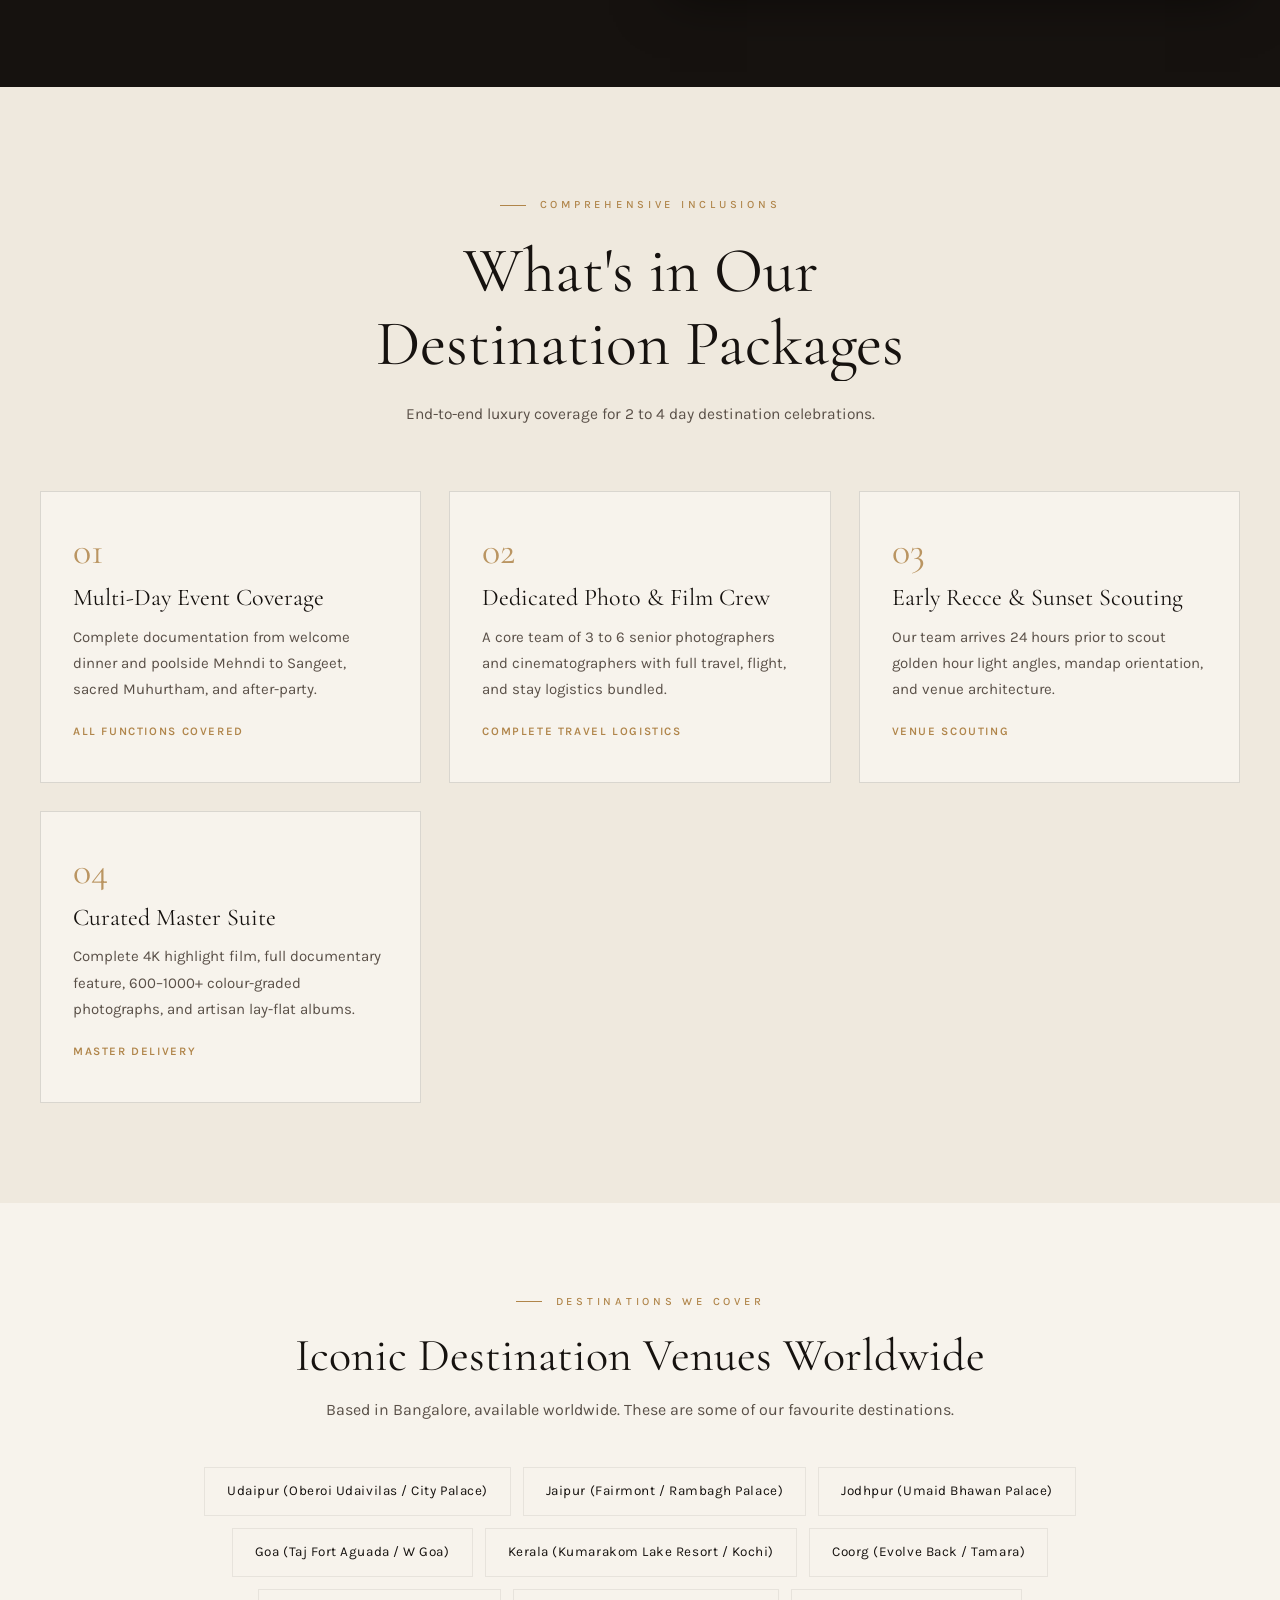
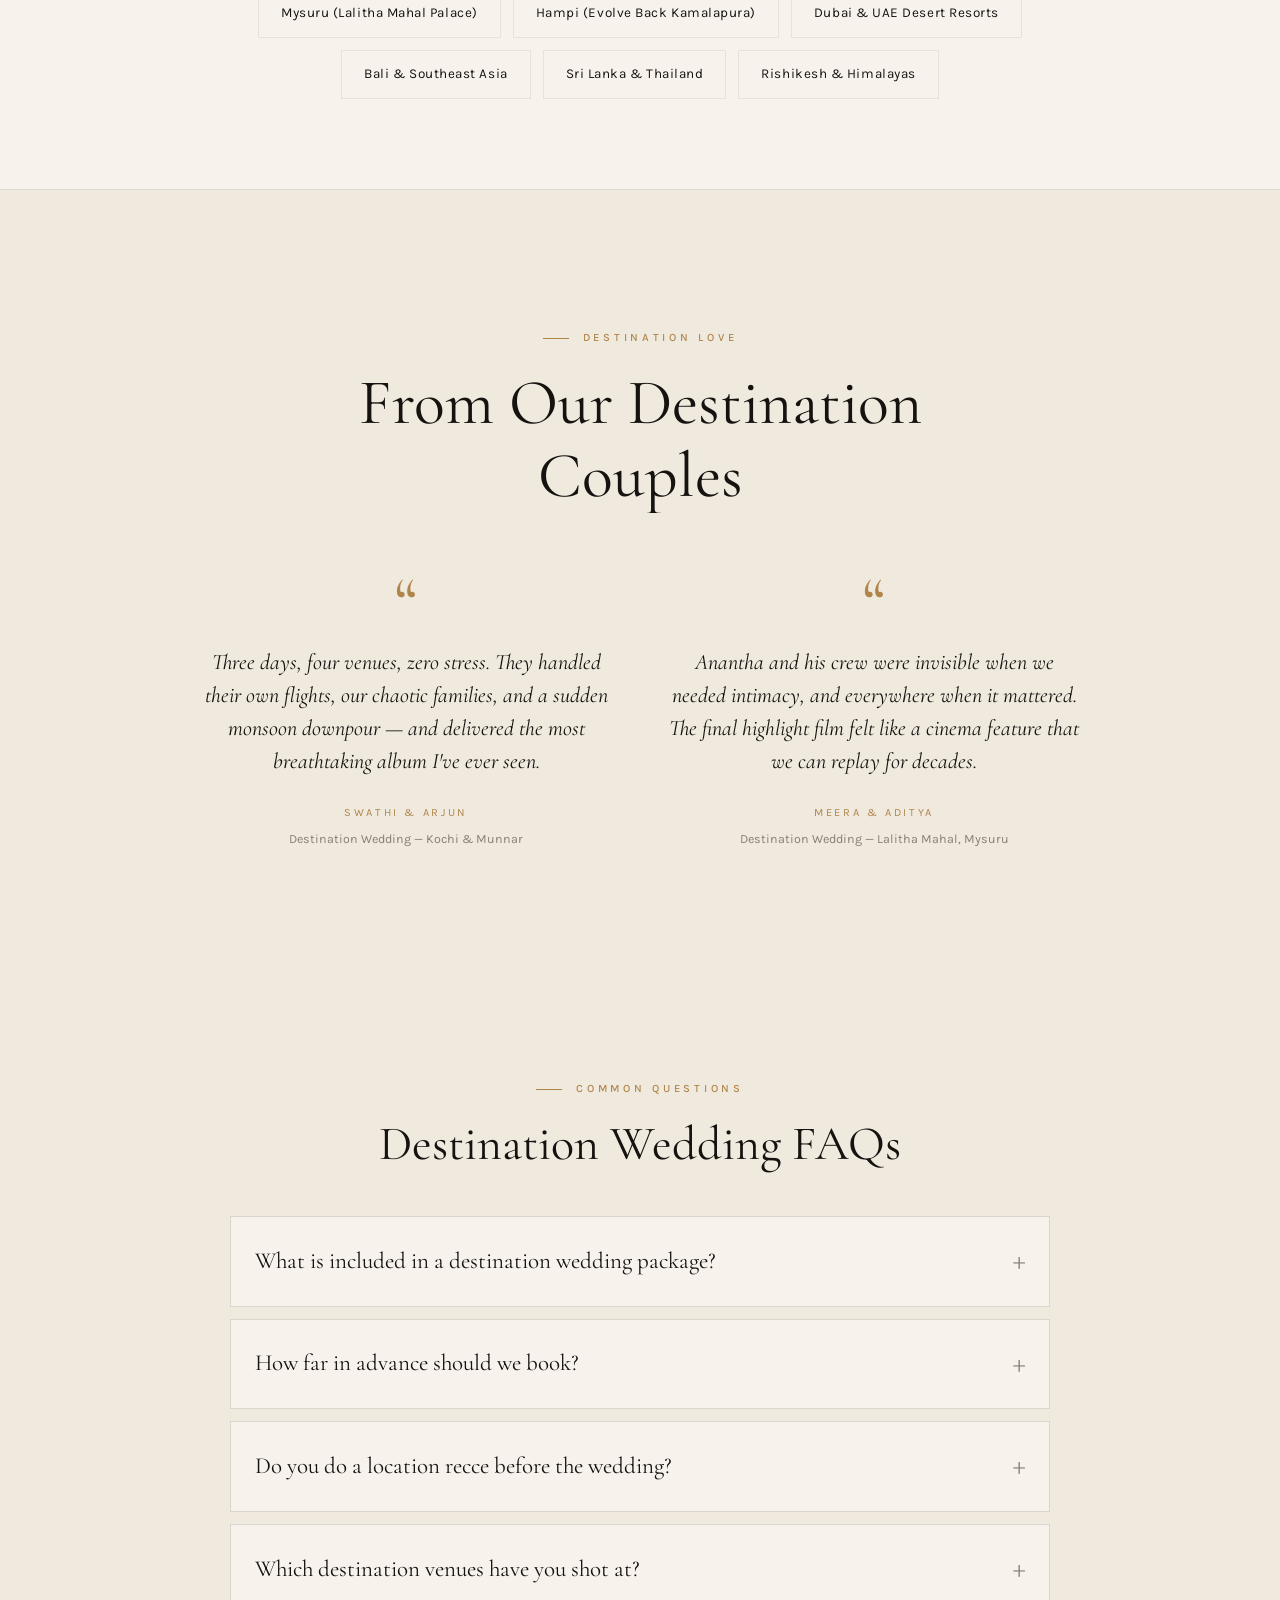
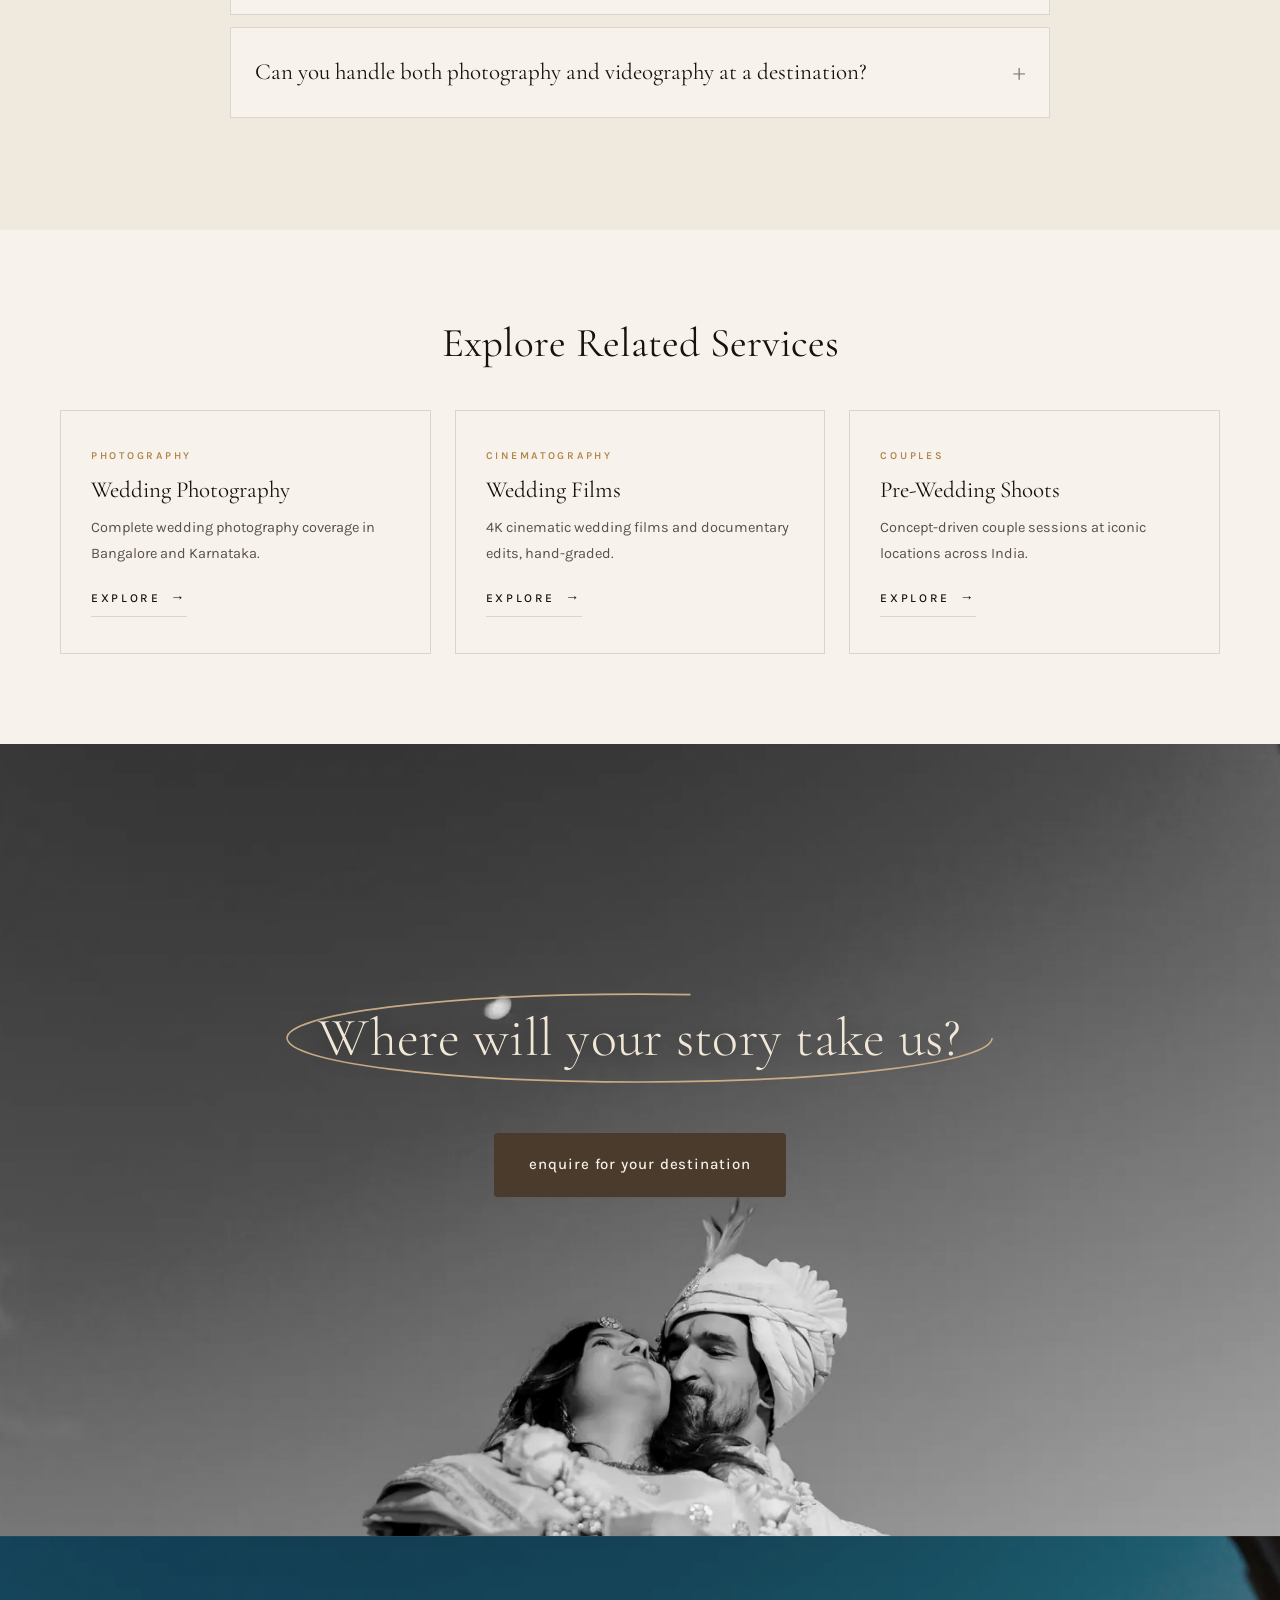
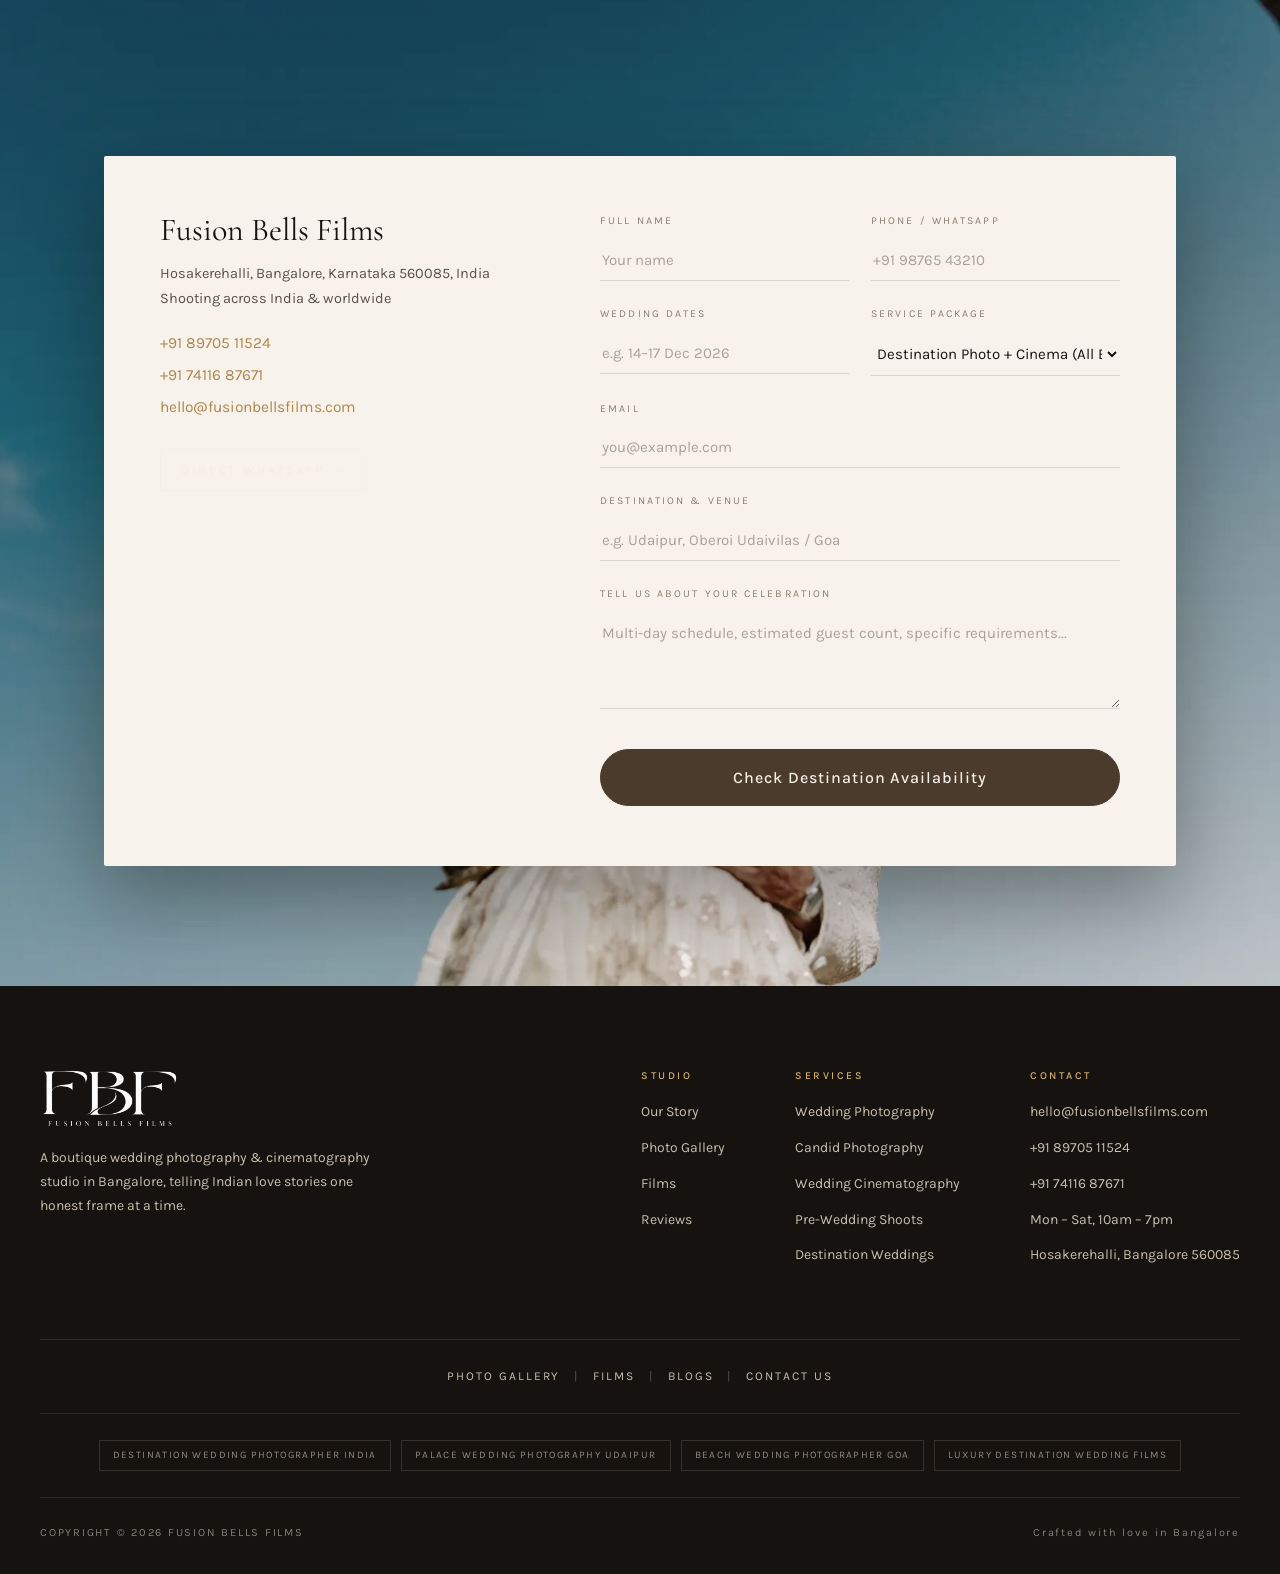
<file: destination-wedding-photographer.html>
<!DOCTYPE html>
<html lang="en">
<head>
<meta charset="UTF-8">
<meta name="viewport" content="width=device-width, initial-scale=1.0">

<title>Destination Wedding Photographer India | Fusion Bells Films</title>
<meta name="title" content="Destination Wedding Photographer India | Fusion Bells Films">
<meta name="description" content="Destination wedding photographer based in Bangalore. Multi-day coverage at Udaipur, Jaipur, Goa, Kerala, Dubai, Bali & worldwide. Travel crew included. Fusion Bells Films.">
<meta name="keywords" content="destination wedding photographer india, destination wedding photographer bangalore, palace wedding photographer udaipur, beach wedding photographer goa, luxury destination wedding photography, international wedding photographer india">
<meta name="author" content="Fusion Bells Films — Anantha Ramu">
<meta name="robots" content="index, follow, max-image-preview:large, max-snippet:-1, max-video-preview:-1">
<link rel="canonical" href="https://fusionbellsfilms.com/destination-wedding-photographer">

<meta name="geo.region" content="IN">
<meta name="geo.placename" content="India">
<meta name="geo.position" content="12.9333305;77.5361861">
<meta name="ICBM" content="12.9333305, 77.5361861">

<meta property="og:type" content="website">
<meta property="og:url" content="https://fusionbellsfilms.com/destination-wedding-photographer">
<meta property="og:title" content="Destination Wedding Photographer India | Fusion Bells Films">
<meta property="og:description" content="Multi-day destination wedding photography & cinematography. Udaipur, Jaipur, Goa, Kerala, Dubai, Bali & worldwide. Travel crew included.">
<meta property="og:image" content="https://lh3.googleusercontent.com/d/1tW6i02qYJrr94DZh-M144HtvmTKJtkH-=w1200">
<meta property="og:site_name" content="Fusion Bells Films">
<meta property="og:locale" content="en_IN">

<meta name="twitter:card" content="summary_large_image">
<meta name="twitter:title" content="Destination Wedding Photographer India | Fusion Bells Films">
<meta name="twitter:description" content="Multi-day destination wedding photography. Udaipur, Goa, Kerala, Dubai, Bali & worldwide.">
<meta name="twitter:image" content="https://lh3.googleusercontent.com/d/1tW6i02qYJrr94DZh-M144HtvmTKJtkH-=w1200">

<meta name="theme-color" content="#F7F3EC">

<link rel="preconnect" href="https://fonts.googleapis.com">
<link rel="preconnect" href="https://fonts.gstatic.com" crossorigin>
<link href="https://fonts.googleapis.com/css2?family=Bodoni+Moda:opsz,wght@6..96,600;6..96,700&family=Caveat+Brush&family=Cormorant+Garamond:ital,wght@0,300;0,400;0,500;0,600;1,300;1,400;1,500&family=Karla:ital,wght@0,300;0,400;0,500;0,600;1,400&family=Kaushan+Script&family=Permanent+Marker&family=Playfair+Display:ital,wght@0,600;0,700;1,600&family=Plus+Jakarta+Sans:wght@500;600;700&family=Sedgwick+Ave+Display&display=swap" rel="stylesheet">
<link rel="icon" type="image/png" href="images/logo-mark.png">
<link rel="apple-touch-icon" href="images/logo-mark.png">
<link rel="stylesheet" href="styles.css">

<script type="application/ld+json">
{
  "@context": "https://schema.org", "@type": "Service",
  "name": "Destination Wedding Photography & Cinematography",
  "description": "Multi-day destination wedding photography and cinematography. Complete coverage at palaces, beaches, resorts and international venues — travel crew and gear included.",
  "provider": { "@type": "PhotographyBusiness", "@id": "https://fusionbellsfilms.com/#business", "name": "Fusion Bells Films", "url": "https://fusionbellsfilms.com/" },
  "areaServed": [{ "@type": "Country", "name": "India" }, { "@type": "City", "name": "Udaipur" }, { "@type": "City", "name": "Goa" }, { "@type": "City", "name": "Jaipur" }, { "@type": "AdministrativeArea", "name": "Kerala" }, { "@type": "City", "name": "Dubai" }, { "@type": "City", "name": "Bali" }],
  "serviceType": "Destination Wedding Photography",
  "url": "https://fusionbellsfilms.com/destination-wedding-photographer"
}
</script>
<script type="application/ld+json">
{
  "@context": "https://schema.org", "@type": "BreadcrumbList",
  "itemListElement": [
    { "@type": "ListItem", "position": 1, "name": "Home", "item": "https://fusionbellsfilms.com/" },
    { "@type": "ListItem", "position": 2, "name": "Destination Wedding Photographer", "item": "https://fusionbellsfilms.com/destination-wedding-photographer" }
  ]
}
</script>
<script type="application/ld+json">
{
  "@context": "https://schema.org", "@type": "FAQPage",
  "mainEntity": [
    { "@type": "Question", "name": "What is included in a destination wedding photography package?", "acceptedAnswer": { "@type": "Answer", "text": "Our destination packages include: return flights and accommodation for the full crew (2–5 members depending on scale), multi-day coverage of all events (mehndi, haldi, sangeet, ceremony, reception), both photography and cinematography, hand-curated gallery delivery, highlight reel, and full documentary film. Gear, insurance, and backup equipment are all included." } },
    { "@type": "Question", "name": "How far in advance should we book for a destination wedding?", "acceptedAnswer": { "@type": "Answer", "text": "We recommend booking 6–12 months in advance for destination weddings, especially during peak season (October–March for India, April–June for international). This gives us time to scout locations virtually, plan the shot list with your planner, and arrange travel logistics." } },
    { "@type": "Question", "name": "Do you do a location recce before the wedding?", "acceptedAnswer": { "@type": "Answer", "text": "For Indian destinations, we often arrive a day early to scout the venue, identify the best light positions, and coordinate with the décor and event teams. For international destinations, we do a detailed virtual recce via video call with the venue coordinator and your wedding planner." } },
    { "@type": "Question", "name": "Which destination wedding venues have you shot at?", "acceptedAnswer": { "@type": "Answer", "text": "We have covered weddings at Oberoi Udaivilas and City Palace in Udaipur, Taj Fort Aguada in Goa, Kumarakom Lake Resort in Kerala, Umaid Bhawan Palace in Jodhpur, heritage havelis in Jaipur, beach resorts in Bali and Thailand, and desert locations in Dubai. We are comfortable shooting at any venue worldwide." } },
    { "@type": "Question", "name": "Can you handle both photography and videography at a destination wedding?", "acceptedAnswer": { "@type": "Answer", "text": "Absolutely — this is our specialty. Having one studio handle both eliminates coordination headaches between separate vendors, especially at a destination where logistics are already complex. Our photography and cinematography teams work together with a shared creative vision." } }
  ]
}
</script>

<script async src="https://www.googletagmanager.com/gtag/js?id=G-WK0SJ8WE1C"></script>
<script>window.dataLayer=window.dataLayer||[];function gtag(){dataLayer.push(arguments);}gtag('js',new Date());gtag('config','G-WK0SJ8WE1C');</script>
</head>
<body>

<div class="loader" id="loader"><div class="loader-inner"><img src="images/logo-wordmark.png" alt="Fusion Bells Films" class="loader-mark"><span class="loader-word">Fusion Bells Films</span><span class="loader-bar"><i></i></span></div></div>

<header class="site-nav" id="siteNav"><div class="wrap nav-inner"><nav class="nav-links nav-left" aria-label="Primary"><a href="index.html">Home</a><a href="gallery.html">Gallery</a><span class="has-dropdown"><a href="#" class="active" onclick="return false">Services</a><span class="dropdown"><a href="wedding-photography-bangalore.html">Wedding Photography</a><a href="candid-wedding-photography-bangalore.html">Candid Photography</a><a href="wedding-cinematography-bangalore.html">Wedding Cinematography</a><a href="pre-wedding-photoshoot-bangalore.html">Pre-Wedding Shoots</a><a href="destination-wedding-photographer.html">Destination Weddings</a></span></span></nav><a href="index.html" class="brand" aria-label="Fusion Bells Films — home"><img src="images/logo-wordmark.png" alt="Fusion Bells Films" class="brand-mark"></a><nav class="nav-links nav-right" aria-label="Secondary"><a href="index.html#story">About Us</a><a href="index.html#journal">Our Blog</a><a href="index.html#contact">Contact Us</a></nav><button class="nav-toggle" id="navToggle" aria-label="Open menu" aria-expanded="false"><span class="nt-label" id="ntLabel">Menu</span><span class="nt-bars"><i></i><i></i></span></button></div><div class="scroll-progress" aria-hidden="true"><i id="scrollProgress"></i></div></header>

<div class="menu-overlay" id="menuOverlay"><div class="menu-inner wrap"><div class="menu-links"><a href="index.html"><em>01</em>Home</a><a href="gallery.html"><em>02</em>Gallery</a><a href="wedding-photography-bangalore.html"><em>03</em>Wedding Photography</a><a href="wedding-cinematography-bangalore.html"><em>04</em>Wedding Cinematography</a><a href="pre-wedding-photoshoot-bangalore.html"><em>05</em>Pre-Wedding Shoots</a><a href="index.html#story"><em>06</em>About Us</a><a href="index.html#contact"><em>07</em>Contact Us</a></div><div class="menu-aside"><div class="ma-block"><span class="lbl">Studio</span><p>Hosakerehalli, Bangalore 560085<br>Shooting across India &amp; worldwide</p></div><div class="ma-block"><span class="lbl">Enquiries</span><p><a href="tel:+918970511524">+91 89705 11524</a><br><a href="tel:+917411687671">+91 74116 87671</a><br><a href="mailto:hello@fusionbellsfilms.com">hello@fusionbellsfilms.com</a></p></div><div class="ma-block"><span class="lbl">Follow</span><p><a href="https://instagram.com/fusionbellsfilms" target="_blank" rel="noopener">Instagram</a> &nbsp;/&nbsp; <a href="https://youtube.com/@fusionbellsfilms" target="_blank" rel="noopener">YouTube</a> &nbsp;/&nbsp; <a href="https://facebook.com/fusionbellsfilms" target="_blank" rel="noopener">Facebook</a></p></div></div></div></div>

<div class="wrap"><nav class="breadcrumb" aria-label="Breadcrumb"><a href="index.html">Home</a><span class="sep">›</span><a href="gallery.html">Services</a><span class="sep">›</span><span class="current">Destination Wedding Photographer</span></nav></div>

<!-- ============ LUXURY HERO ============ -->
<section class="svc-hero">
  <div class="svc-hero-bg" style="background-image:url('images/dubai-poster.jpg')"></div>
  <div class="wrap svc-hero-content">
    <div class="svc-hero-badge">India &middot; Rajasthan &middot; Goa &middot; Dubai &middot; Bali</div>
    <h1 class="split">Destination Wedding<br><span class="italic">Photographer</span></h1>
    <p class="svc-hero-sub">From royal palaces in Udaipur to sunset beaches in Goa and desert dunes in Dubai — our complete travel crew arrives with redundant gear, seamless dual photo+film coordination, and an eye for the extraordinary.</p>
    <div class="svc-hero-actions">
      <a href="#contact" class="btn btn-solid">Enquire for Destination</a>
      <a href="#destinations" class="btn btn-ghost-light">Explore Destinations &darr;</a>
    </div>
  </div>
  <div class="svc-hero-tagline">Worldwide Destination Studio</div>
</section>

<!-- ============ MARQUEE TICKER ============ -->
<div class="marquee-band">
  <div class="marquee-track">
    <span>Udaipur Palaces</span><span>Goa Sunsets</span><span>Kerala Backwaters</span><span>Jaipur Havelis</span><span>Dubai Deserts</span><span>Bali Cliffs</span><span>Jodhpur Forts</span><span>Multi-Day Coverage</span>
    <span>Udaipur Palaces</span><span>Goa Sunsets</span><span>Kerala Backwaters</span><span>Jaipur Havelis</span><span>Dubai Deserts</span><span>Bali Cliffs</span><span>Jodhpur Forts</span><span>Multi-Day Coverage</span>
  </div>
</div>

<!-- ============ STATS BAR ============ -->
<section class="svc-stats-bar">
  <div class="wrap svc-stats-grid">
    <div class="svc-stat-item reveal">
      <b>20<span>+</span></b>
      <span class="lbl">Destination Cities</span>
    </div>
    <div class="svc-stat-item reveal reveal-d1">
      <b>6<span>+</span></b>
      <span class="lbl">Countries Covered</span>
    </div>
    <div class="svc-stat-item reveal reveal-d2">
      <b>100<span>%</span></b>
      <span class="lbl">Full Crew Travel Logistics</span>
    </div>
    <div class="svc-stat-item reveal reveal-d3">
      <b>5.0<span>★</span></b>
      <span class="lbl">Google Client Rating</span>
    </div>
  </div>
</section>

<!-- ============ EDITORIAL STORY SECTION ============ -->
<section class="svc-editorial">
  <div class="wrap svc-editorial-grid">
    <div class="svc-ed-media reveal">
      <img class="main-img" src="images/bride-pink-saree.webp" alt="Destination bride in pink silk saree at a luxury heritage palace" loading="lazy">
      <div class="floating-stamp">
        <div class="fs-num">20+</div>
        <div class="fs-lbl">Cities across India and abroad</div>
      </div>
    </div>
    <div class="svc-ed-copy reveal reveal-d1">
      <span class="eyebrow">The Destination Journey</span>
      <h2>A celebration that <span class="italic">everyone will remember.</span></h2>
      <p>A destination wedding is an immersive celebration. When your guests fly to a lakeside palace in Udaipur, a beach resort in South Goa, or a cliffside in Bali, they are committing three days of their lives to your love. The photographs and films need to match the extraordinary scale of that commitment.</p>
      <div class="pull-quote">
        &ldquo;We don't just show up to take photos. We arrive a day early, scout the natural lighting transitions, coordinate with your wedding planner, and capture the full spirit of your destination.&rdquo;
      </div>
      <p>Our destination crew manages everything independently — flights, local ground logistics, gear redundancy, and multi-day parallel event schedules — so you can immerse yourself completely in your celebration.</p>
    </div>
  </div>
</section>

<!-- ============ QUOTE BREAK ============ -->
<section class="value">
  <div class="wrap">
    <h2 class="value-line split reveal">A grand destination deserves<br><span class="italic">timeless cinematic storytelling.</span></h2>
    <p class="value-sub reveal reveal-d2">From heritage courtyards to oceanic horizons &mdash; we capture the majesty and intimate joy<br class="hide-mob">of love stories across the world.</p>
  </div>
</section>

<!-- ============ DARK CINEMATIC SECTION ============ -->
<section class="svc-dark-band">
  <div class="wrap">
    <span class="eyebrow reveal">Seamless Logistics</span>
    <h2 class="split reveal reveal-d1">Full crew, redundant gear, <span class="italic">zero stress.</span></h2>
    <div class="svc-dark-grid">
      <div class="reveal reveal-d2">
        <p><strong>Integrated Photography &amp; Cinematography:</strong> One unified studio directing both photo and film eliminates conflict between separate vendor teams and guarantees a harmonious visual aesthetic across all deliverables.</p>
        <p style="margin-top:14px;"><strong>Gear Redundancy:</strong> We travel with backup camera bodies, fast cinema glass, duplicate audio kits, and multiple storage drives. There is no studio to run back to at a remote destination — we come prepared for every scenario.</p>
      </div>
      <div class="reveal reveal-d3">
        <img src="images/hero-garland.webp" alt="Destination wedding garland exchange ceremony" style="width:100%; display:block; box-shadow:0 20px 50px rgba(0,0,0,.5);" loading="lazy">
      </div>
    </div>
  </div>
</section>

<!-- ============ DESTINATION BREAKDOWN ============ -->
<section class="svc-deliverables">
  <div class="wrap">
    <div class="section-head center reveal">
      <span class="eyebrow">Comprehensive Inclusions</span>
      <h2 class="split">What's in Our Destination Packages</h2>
      <p>End-to-end luxury coverage for 2 to 4 day destination celebrations.</p>
    </div>
    <div class="svc-deliv-grid">
      <div class="svc-deliv-card reveal">
        <div class="step-num">01</div>
        <h3>Multi-Day Event Coverage</h3>
        <p>Complete documentation from welcome dinner and poolside Mehndi to Sangeet, sacred Muhurtham, and after-party.</p>
        <span class="timeline-tag">All Functions Covered</span>
      </div>
      <div class="svc-deliv-card reveal reveal-d1">
        <div class="step-num">02</div>
        <h3>Dedicated Photo &amp; Film Crew</h3>
        <p>A core team of 3 to 6 senior photographers and cinematographers with full travel, flight, and stay logistics bundled.</p>
        <span class="timeline-tag">Complete Travel Logistics</span>
      </div>
      <div class="svc-deliv-card reveal reveal-d2">
        <div class="step-num">03</div>
        <h3>Early Recce &amp; Sunset Scouting</h3>
        <p>Our team arrives 24 hours prior to scout golden hour light angles, mandap orientation, and venue architecture.</p>
        <span class="timeline-tag">Venue Scouting</span>
      </div>
      <div class="svc-deliv-card reveal reveal-d3">
        <div class="step-num">04</div>
        <h3>Curated Master Suite</h3>
        <p>Complete 4K highlight film, full documentary feature, 600–1000+ colour-graded photographs, and artisan lay-flat albums.</p>
        <span class="timeline-tag">Master Delivery</span>
      </div>
    </div>
  </div>
</section>

<!-- ============ DESTINATIONS SPOTLIGHT ============ -->
<section class="svc-venues" id="destinations">
  <div class="wrap">
    <span class="eyebrow reveal" style="display:flex; justify-content:center; margin-bottom:18px;">Destinations We Cover</span>
    <h2 class="reveal">Iconic Destination Venues Worldwide</h2>
    <p class="venues-sub reveal reveal-d1">Based in Bangalore, available worldwide. These are some of our favourite destinations.</p>
    <div class="venue-pills reveal reveal-d2">
      <span class="venue-pill">Udaipur (Oberoi Udaivilas / City Palace)</span>
      <span class="venue-pill">Jaipur (Fairmont / Rambagh Palace)</span>
      <span class="venue-pill">Jodhpur (Umaid Bhawan Palace)</span>
      <span class="venue-pill">Goa (Taj Fort Aguada / W Goa)</span>
      <span class="venue-pill">Kerala (Kumarakom Lake Resort / Kochi)</span>
      <span class="venue-pill">Coorg (Evolve Back / Tamara)</span>
      <span class="venue-pill">Mysuru (Lalitha Mahal Palace)</span>
      <span class="venue-pill">Hampi (Evolve Back Kamalapura)</span>
      <span class="venue-pill">Dubai &amp; UAE Desert Resorts</span>
      <span class="venue-pill">Bali &amp; Southeast Asia</span>
      <span class="venue-pill">Sri Lanka &amp; Thailand</span>
      <span class="venue-pill">Rishikesh &amp; Himalayas</span>
    </div>
  </div>
</section>

<!-- ============ TESTIMONIALS ============ -->
<section class="testimonials">
  <div class="wrap">
    <div class="section-head center reveal">
      <span class="eyebrow">Destination Love</span>
      <h2 class="split">From Our Destination Couples</h2>
    </div>
    <div class="t-track-wrap reveal">
      <div class="t-track" style="display:flex; gap:28px; justify-content:center; flex-wrap:wrap;">
        <div class="t-card" style="flex:1; min-width:300px; max-width:440px;">
          <span class="t-quote-mark">&ldquo;</span>
          <p>Three days, four venues, zero stress. They handled their own flights, our chaotic families, and a sudden monsoon downpour — and delivered the most breathtaking album I've ever seen.</p>
          <div class="t-name">Swathi &amp; Arjun</div>
          <div class="t-loc">Destination Wedding &mdash; Kochi &amp; Munnar</div>
        </div>
        <div class="t-card" style="flex:1; min-width:300px; max-width:440px;">
          <span class="t-quote-mark">&ldquo;</span>
          <p>Anantha and his crew were invisible when we needed intimacy, and everywhere when it mattered. The final highlight film felt like a cinema feature that we can replay for decades.</p>
          <div class="t-name">Meera &amp; Aditya</div>
          <div class="t-loc">Destination Wedding &mdash; Lalitha Mahal, Mysuru</div>
        </div>
      </div>
    </div>
  </div>
</section>

<!-- ============ FAQ ACCORDION ============ -->
<section class="svc-faq">
  <div class="wrap">
    <span class="eyebrow reveal" style="display:flex; justify-content:center; margin-bottom:18px;">Common Questions</span>
    <h2 class="reveal">Destination Wedding FAQs</h2>
    <div class="faq-list reveal reveal-d1">
      <details><summary>What is included in a destination wedding package?</summary><div class="faq-body">Our packages include return flights and accommodation for the full crew (2–5 members), multi-day coverage of all events, both photography and cinematography, hand-curated gallery, highlight reel, and full documentary film. Gear, insurance, and backup equipment are all included.</div></details>
      <details><summary>How far in advance should we book?</summary><div class="faq-body">We recommend booking 6–12 months in advance for destination weddings, especially during peak season (October–March for India, April–June for international). This gives us time to scout locations, plan shot lists, and arrange travel.</div></details>
      <details><summary>Do you do a location recce before the wedding?</summary><div class="faq-body">For Indian destinations, we arrive a day early to scout the venue and coordinate with décor teams. For international destinations, we do a detailed virtual recce via video call with the venue coordinator and your planner.</div></details>
      <details><summary>Which destination venues have you shot at?</summary><div class="faq-body">We've covered weddings at Oberoi Udaivilas and City Palace in Udaipur, Taj Fort Aguada in Goa, Kumarakom Lake Resort in Kerala, Umaid Bhawan Palace in Jodhpur, heritage havelis in Jaipur, beach resorts in Bali and Thailand, and desert locations in Dubai.</div></details>
      <details><summary>Can you handle both photography and videography at a destination?</summary><div class="faq-body">Absolutely — this is our specialty. One studio handling both eliminates coordination headaches, especially at destinations where logistics are complex. Our teams work together with a shared creative vision.</div></details>
    </div>
  </div>
</section>

<!-- ============ CROSSLINKS ============ -->
<section class="svc-crosslinks">
  <div class="wrap">
    <h2 class="reveal">Explore Related Services</h2>
    <div class="crosslink-grid">
      <a href="wedding-photography-bangalore.html" class="crosslink-card reveal"><span class="cl-eyebrow">Photography</span><h3>Wedding Photography</h3><p>Complete wedding photography coverage in Bangalore and Karnataka.</p><span class="link-arrow">Explore</span></a>
      <a href="wedding-cinematography-bangalore.html" class="crosslink-card reveal reveal-d1"><span class="cl-eyebrow">Cinematography</span><h3>Wedding Films</h3><p>4K cinematic wedding films and documentary edits, hand-graded.</p><span class="link-arrow">Explore</span></a>
      <a href="pre-wedding-photoshoot-bangalore.html" class="crosslink-card reveal reveal-d2"><span class="cl-eyebrow">Couples</span><h3>Pre-Wedding Shoots</h3><p>Concept-driven couple sessions at iconic locations across India.</p><span class="link-arrow">Explore</span></a>
    </div>
  </div>
</section>

<!-- ============ PARALLAX CTA BAND ============ -->
<section class="cta-band" data-fx="drift" data-fx-scale="1.30">
  <div class="cta-bg" data-fx-target style="background-image:url('images/embrace-sky.webp')"></div>
  <div class="cta-inner" data-fx-counter>
    <h2 class="cta-line">
      <span class="cta-text">Where will your story take us?</span>
      <svg class="cta-ring" viewBox="0 0 640 90" preserveAspectRatio="none" aria-hidden="true">
        <ellipse cx="320" cy="45" rx="312" ry="36" fill="none" stroke="currentColor" stroke-width="1.4"/>
      </svg>
    </h2>
    <a href="#contact" class="btn btn-slab">Enquire for Your Destination</a>
  </div>
</section>

<!-- ============ FULL CONTACT SECTION ============ -->
<section class="contact" id="contact">
  <div class="contact-bg" style="background-image:url('images/embrace-sky.webp')"></div>
  <div class="contact-inner">
    <h2 class="contact-title split">Enquire &mdash; Destination Wedding</h2>
    <div class="contact-card">
      <div class="cc-grid">
        <div class="cc-studio reveal">
          <h4 class="cc-name">Fusion Bells Films</h4>
          <p class="cc-address">Hosakerehalli, Bangalore, Karnataka 560085, India<br>Shooting across India &amp; worldwide</p>
          <p class="cc-phones">
            <a href="tel:+918970511524">+91 89705 11524</a>
            <a href="tel:+917411687671">+91 74116 87671</a>
            <a href="mailto:hello@fusionbellsfilms.com">hello@fusionbellsfilms.com</a>
          </p>
          <div style="margin-top:28px;">
            <a href="https://wa.me/918970511524?text=Hi%20Fusion%20Bells%20Films%2C%20I%27m%20planning%20a%20destination%20wedding%20and%20would%20love%20to%20discuss%20photography." target="_blank" rel="noopener" class="btn btn-ghost-light" style="font-size:12px; padding:10px 20px;">Direct WhatsApp &rarr;</a>
          </div>
        </div>

        <div class="cc-form reveal reveal-d1">
          <form id="enquiryForm">
            <div class="row2">
              <div class="field">
                <label for="fName">Full name</label>
                <input id="fName" name="name" type="text" required maxlength="60" minlength="2" autocomplete="name" placeholder="Your name">
              </div>
              <div class="field">
                <label for="fPhone">Phone / WhatsApp</label>
                <input id="fPhone" name="phone" type="tel" required maxlength="16" minlength="10" inputmode="tel" autocomplete="tel" placeholder="+91 98765 43210">
              </div>
            </div>
            <div class="row2">
              <div class="field">
                <label for="fDate">Wedding dates</label>
                <input id="fDate" name="date" type="text" maxlength="40" placeholder="e.g. 14–17 Dec 2026">
              </div>
              <div class="field">
                <label for="fService">Service package</label>
                <select id="fService" name="service">
                  <option selected>Destination Photo + Cinema (All Events)</option>
                  <option>Destination Photography only</option>
                  <option>Destination Cinematography only</option>
                </select>
              </div>
            </div>
            <div class="field">
              <label for="fEmail">Email</label>
              <input id="fEmail" name="email" type="email" maxlength="100" autocomplete="email" placeholder="you@example.com">
            </div>
            <div class="field">
              <label for="fVenue">Destination &amp; Venue</label>
              <input id="fVenue" name="venue" type="text" maxlength="120" placeholder="e.g. Udaipur, Oberoi Udaivilas / Goa">
            </div>
            <div class="field">
              <label for="fMsg">Tell us about your celebration</label>
              <textarea id="fMsg" name="message" maxlength="2000" placeholder="Multi-day schedule, estimated guest count, specific requirements..."></textarea>
            </div>

            <div class="hp" aria-hidden="true">
              <label for="fCompany">Company</label>
              <input id="fCompany" name="company" type="text" tabindex="-1" autocomplete="off">
            </div>

            <button type="submit" class="btn btn-slab cc-submit" id="formSubmit">Check Destination Availability</button>
            <p class="form-msg" id="formMsg" role="status"></p>
          </form>
        </div>
      </div>
    </div>
  </div>
</section>

<footer><div class="wrap"><div class="footer-top"><div class="footer-brand"><img src="images/logo-wordmark.png" alt="Fusion Bells Films" class="footer-logo"><p>A boutique wedding photography &amp; cinematography studio in Bangalore, telling Indian love stories one honest frame at a time.</p></div><div class="footer-cols"><div class="footer-col"><h4>Studio</h4><a href="index.html#story">Our Story</a><a href="gallery.html">Photo Gallery</a><a href="index.html#films">Films</a><a href="index.html#reviews">Reviews</a></div><div class="footer-col"><h4>Services</h4><a href="wedding-photography-bangalore.html">Wedding Photography</a><a href="candid-wedding-photography-bangalore.html">Candid Photography</a><a href="wedding-cinematography-bangalore.html">Wedding Cinematography</a><a href="pre-wedding-photoshoot-bangalore.html">Pre-Wedding Shoots</a><a href="destination-wedding-photographer.html">Destination Weddings</a></div><div class="footer-col"><h4>Contact</h4><a href="mailto:hello@fusionbellsfilms.com">hello@fusionbellsfilms.com</a><a href="tel:+918970511524">+91 89705 11524</a><a href="tel:+917411687671">+91 74116 87671</a><span>Mon – Sat, 10am – 7pm</span><span>Hosakerehalli, Bangalore 560085</span></div></div></div><nav class="footer-nav" aria-label="Footer"><a href="gallery.html">Photo Gallery</a><i>|</i><a href="index.html#films">Films</a><i>|</i><a href="index.html#journal">Blogs</a><i>|</i><a href="index.html#contact">Contact us</a></nav><div class="footer-tags"><span>Destination Wedding Photographer India</span><span>Palace Wedding Photography Udaipur</span><span>Beach Wedding Photographer Goa</span><span>Luxury Destination Wedding Films</span></div><div class="footer-bottom"><span>COPYRIGHT &copy; <span id="year"></span> FUSION BELLS FILMS</span><span>Crafted with love in Bangalore</span></div></div></footer>

<button class="totop" id="toTop" aria-label="Back to top">&#8593;</button>
<div class="cookie" id="cookie" role="dialog" aria-label="Cookie preferences"><p>We use cookies to understand how visitors use this site so we can keep improving it. You can accept or decline — either way, the photographs stay.</p><div class="cookie-actions"><button class="btn btn-solid btn-sm" id="cookieAccept">Accept</button><button class="btn btn-ghost btn-sm" id="cookieDecline">Decline</button></div></div>
<script src="app.js"></script>
</body>
</html>
</file>
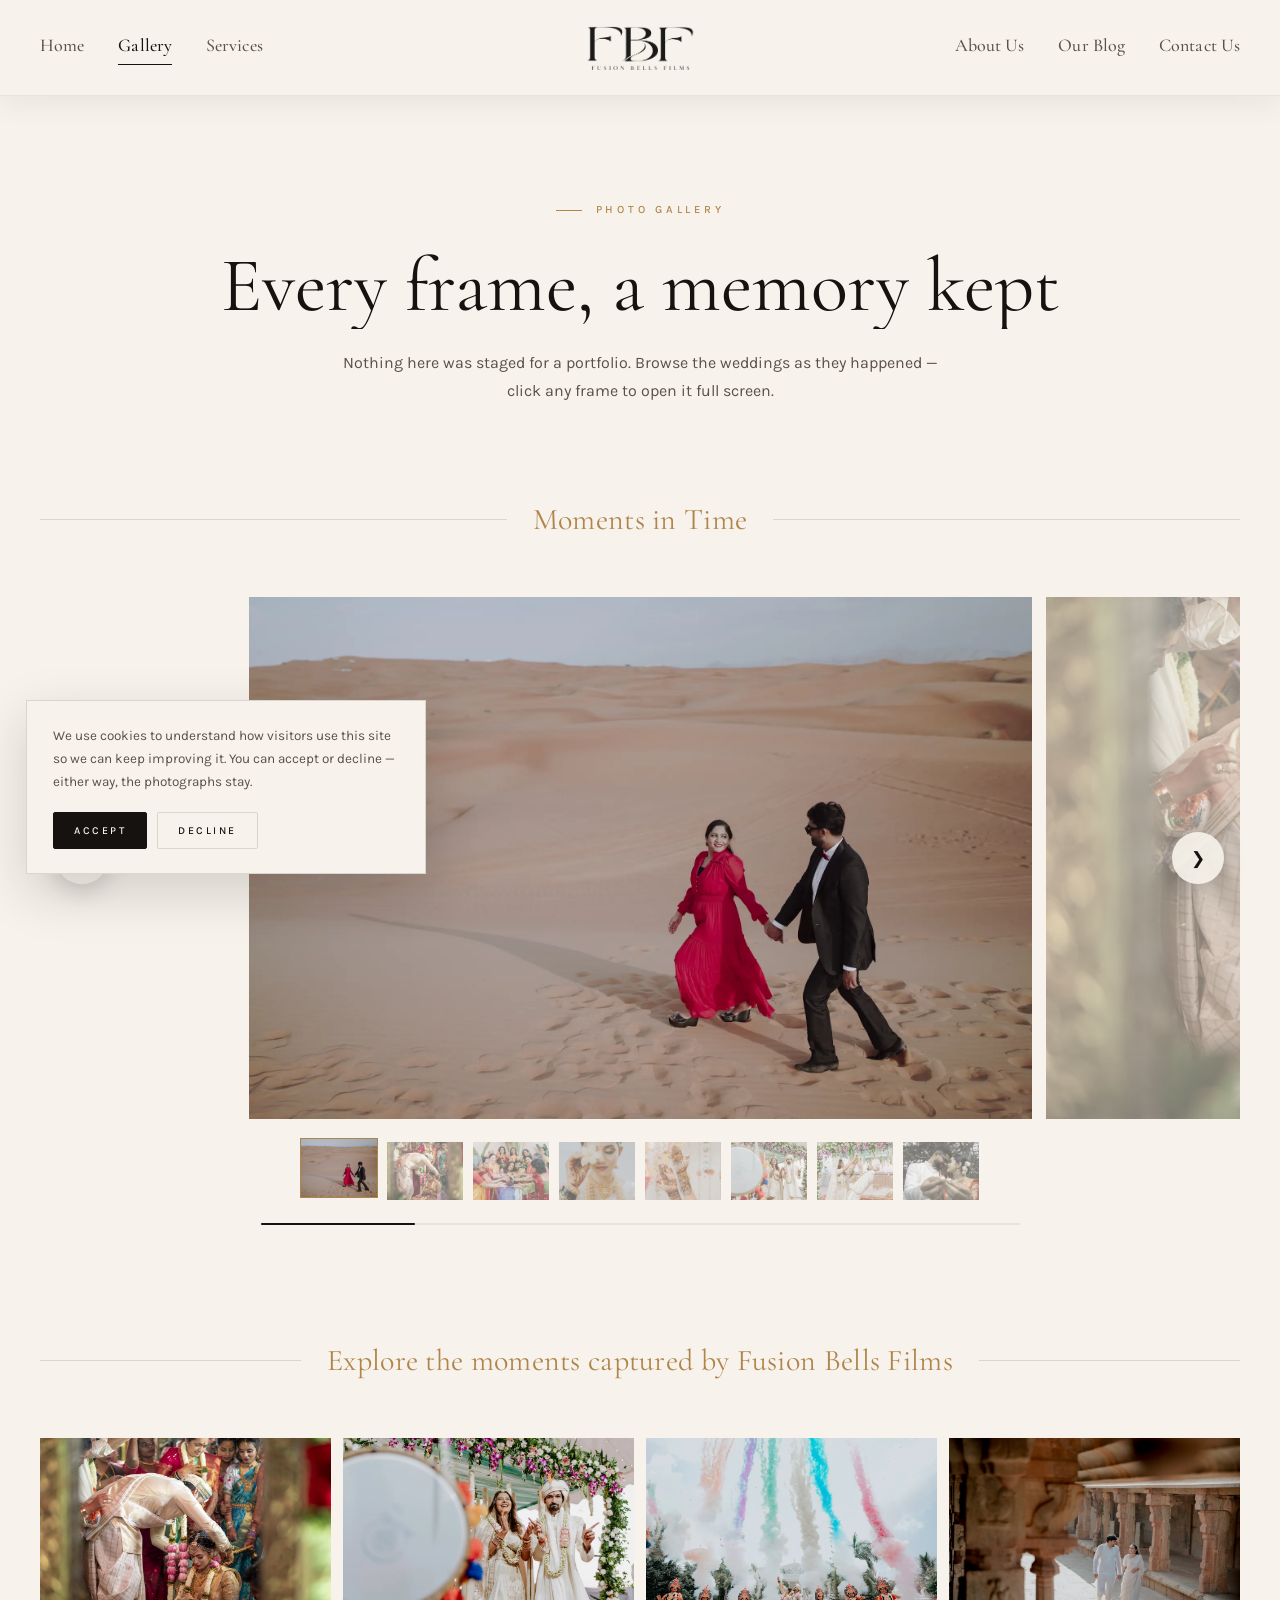
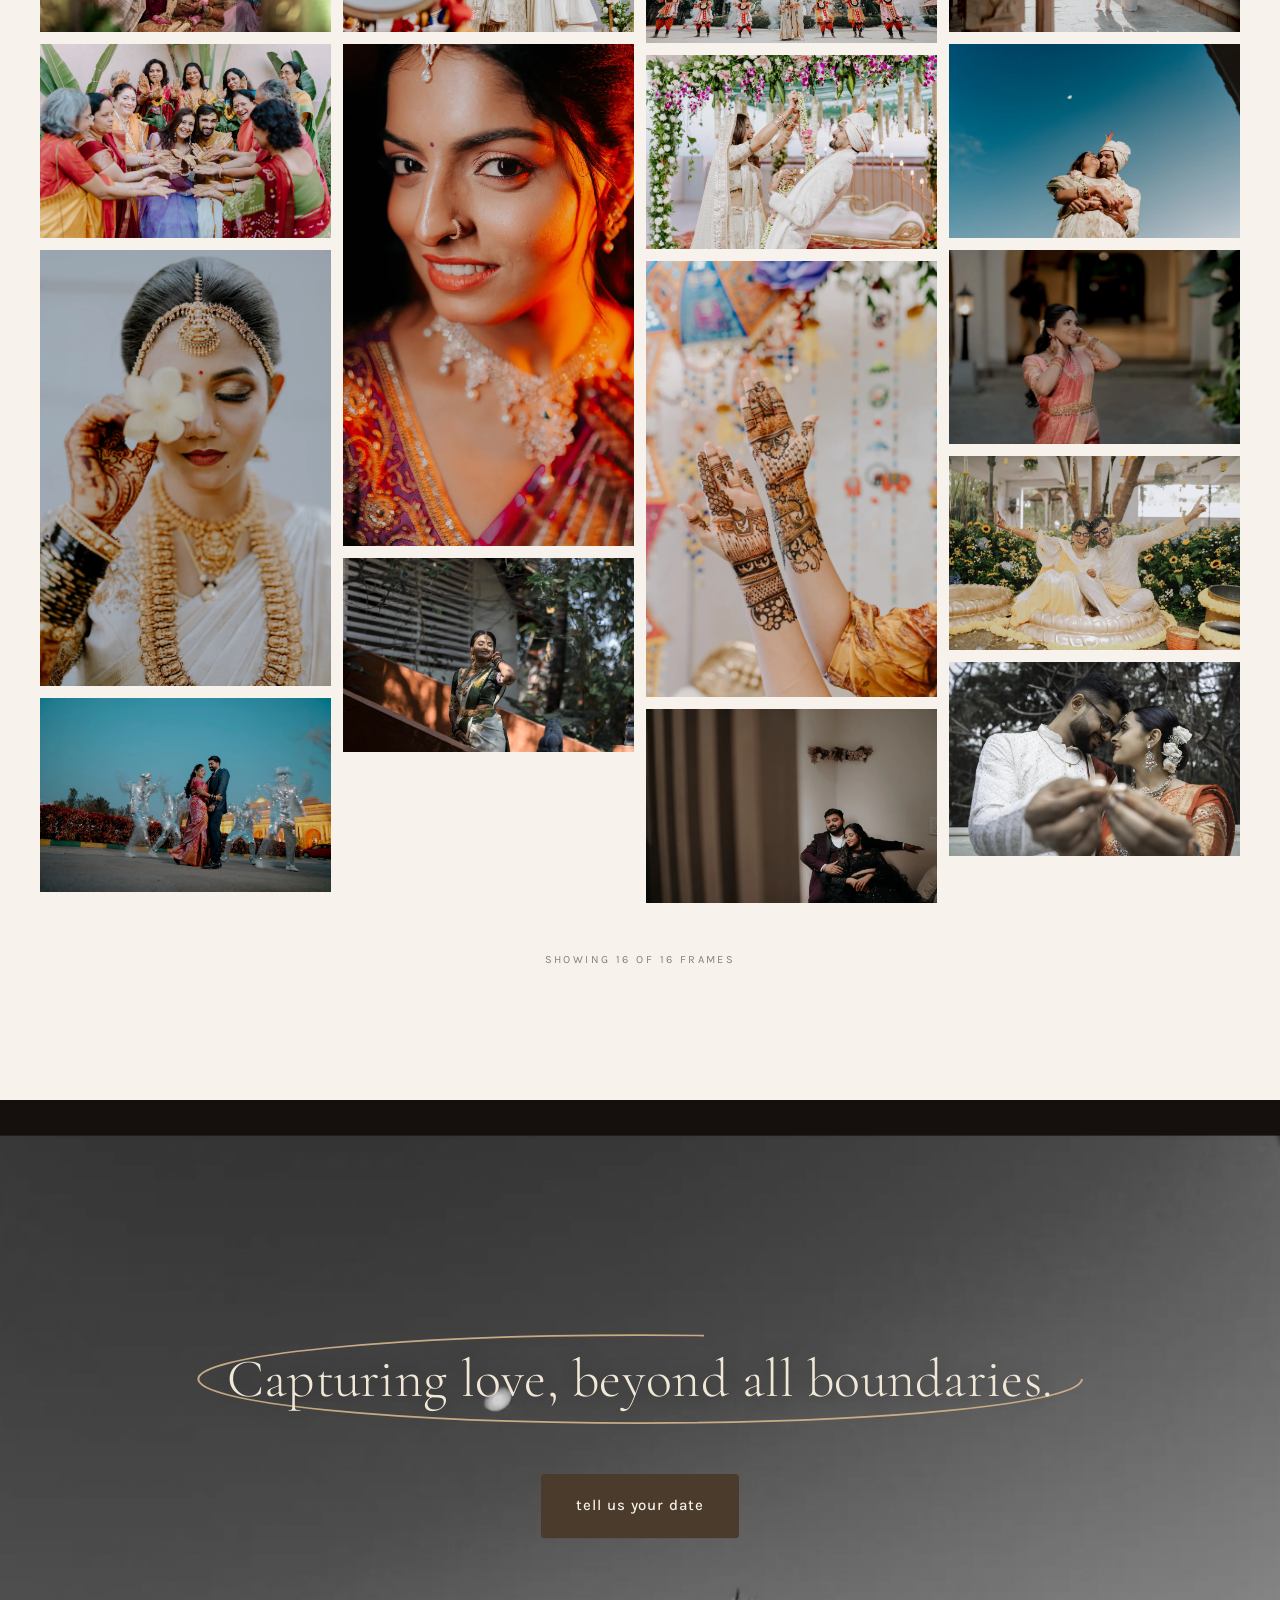
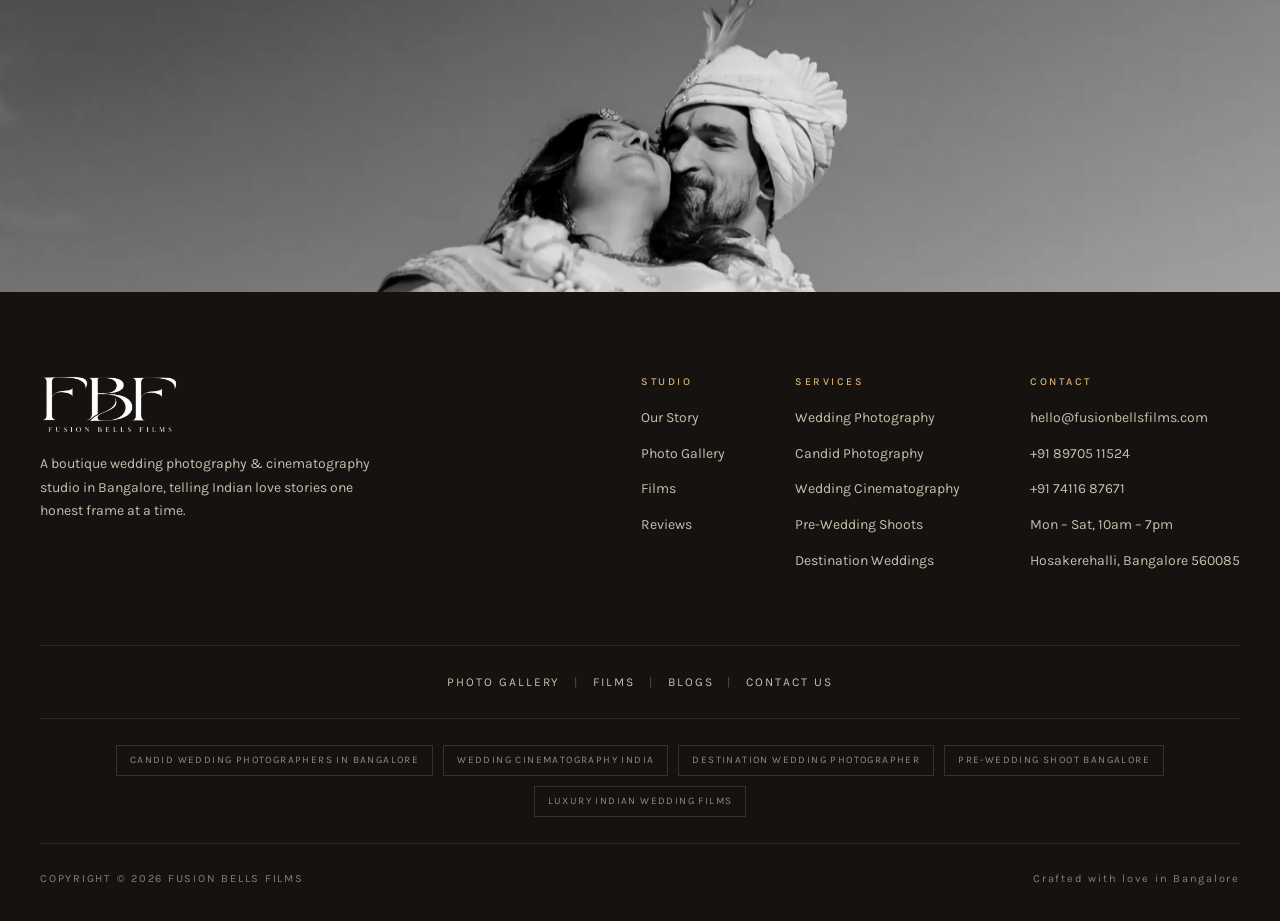
<file: gallery.html>
<!DOCTYPE html>
<html lang="en">
<head>
<meta charset="UTF-8">
<meta name="viewport" content="width=device-width, initial-scale=1.0">

<title>Wedding Photo Gallery — Fusion Bells Films | Candid Wedding Photographers in Bangalore</title>
<meta name="title" content="Wedding Photo Gallery — Fusion Bells Films | Candid Wedding Photographers in Bangalore">
<meta name="description" content="Browse the full Fusion Bells Films wedding photography gallery — engagements, haldi, prewedding, reception and destination weddings shot across Bangalore and all of India. Real, unretouched frames from real weddings.">
<meta name="keywords" content="wedding photo gallery india, candid wedding photography portfolio, bangalore wedding photographer gallery, haldi photography, engagement photoshoot india, prewedding gallery, reception photography, destination wedding album">
<meta name="robots" content="index, follow, max-image-preview:large">
<link rel="canonical" href="https://fusionbellsfilms.com/gallery.html">

<meta property="og:type" content="website">
<meta property="og:url" content="https://fusionbellsfilms.com/gallery.html">
<meta property="og:title" content="Wedding Photo Gallery — Fusion Bells Films">
<meta property="og:description" content="Explore the moments captured by Fusion Bells Films — engagements, haldi, prewedding, reception and destination weddings across India.">
<meta property="og:image" content="https://lh3.googleusercontent.com/d/1tW6i02qYJrr94DZh-M144HtvmTKJtkH-=w1200">
<meta property="og:site_name" content="Fusion Bells Films">
<meta name="twitter:card" content="summary_large_image">

<meta name="theme-color" content="#F7F3EC">

<link rel="preconnect" href="https://fonts.googleapis.com">
<link rel="preconnect" href="https://fonts.gstatic.com" crossorigin>
<link href="https://fonts.googleapis.com/css2?family=Bodoni+Moda:opsz,wght@6..96,600;6..96,700&family=Caveat+Brush&family=Cormorant+Garamond:ital,wght@0,300;0,400;0,500;0,600;1,300;1,400;1,500&family=Karla:ital,wght@0,300;0,400;0,500;0,600;1,400&family=Kaushan+Script&family=Permanent+Marker&family=Playfair+Display:ital,wght@0,600;0,700;1,600&family=Plus+Jakarta+Sans:wght@500;600;700&family=Sedgwick+Ave+Display&display=swap" rel="stylesheet">
<link rel="icon" type="image/png" href="images/logo-mark.png">
<link rel="apple-touch-icon" href="images/logo-mark.png">
<link rel="stylesheet" href="styles.css">

<script type="application/ld+json">
{
  "@context": "https://schema.org",
  "@type": "ImageGallery",
  "name": "Fusion Bells Films — Wedding Photography Gallery",
  "url": "https://fusionbellsfilms.com/gallery.html",
  "about": "Candid Indian wedding photography by Fusion Bells Films, Bangalore",
  "isPartOf": { "@type": "WebSite", "name": "Fusion Bells Films", "url": "https://fusionbellsfilms.com/" }
}
</script>

<!-- Google tag (gtag.js) -->
<script async src="https://www.googletagmanager.com/gtag/js?id=G-WK0SJ8WE1C"></script>
<script>
  window.dataLayer = window.dataLayer || [];
  function gtag(){dataLayer.push(arguments);}
  gtag('js', new Date());

  gtag('config', 'G-WK0SJ8WE1C');
</script>
</head>
<body class="page-gallery">

<!-- ============ NAV ============ -->
<header class="site-nav" id="siteNav">
  <div class="wrap nav-inner">
    <nav class="nav-links nav-left" aria-label="Primary">
      <a href="index.html">Home</a>
      <a href="gallery.html" class="active">Gallery</a>
      <span class="has-dropdown">
        <a href="index.html#films">Services</a>
        <span class="dropdown">
          <a href="wedding-photography-bangalore.html">Wedding Photography</a>
          <a href="candid-wedding-photography-bangalore.html">Candid Photography</a>
          <a href="wedding-cinematography-bangalore.html">Wedding Cinematography</a>
          <a href="pre-wedding-photoshoot-bangalore.html">Pre-Wedding Shoots</a>
          <a href="destination-wedding-photographer.html">Destination Weddings</a>
        </span>
      </span>
    </nav>

    <a href="index.html" class="brand" aria-label="Fusion Bells Films — home">
      <img src="images/logo-wordmark.png" alt="Fusion Bells Films" class="brand-mark">
    </a>

    <nav class="nav-links nav-right" aria-label="Secondary">
      <a href="index.html#story">About Us</a>
      <a href="index.html#journal">Our Blog</a>
      <a href="index.html#contact">Contact Us</a>
    </nav>

    <button class="nav-toggle" id="navToggle" aria-label="Open menu" aria-expanded="false">
      <span class="nt-label" id="ntLabel">Menu</span>
      <span class="nt-bars"><i></i><i></i></span>
    </button>
  </div>
  <div class="scroll-progress" aria-hidden="true"><i id="scrollProgress"></i></div>
</header>

<!-- ============ FULLSCREEN MENU ============ -->
<div class="menu-overlay" id="menuOverlay">
  <div class="menu-inner wrap">
    <div class="menu-links">
      <a href="index.html"><em>01</em>Home</a>
      <a href="gallery.html"><em>02</em>Gallery</a>
      <a href="wedding-photography-bangalore.html"><em>03</em>Wedding Photography</a>
      <a href="wedding-cinematography-bangalore.html"><em>04</em>Wedding Cinematography</a>
      <a href="pre-wedding-photoshoot-bangalore.html"><em>05</em>Pre-Wedding Shoots</a>
      <a href="index.html#story"><em>06</em>About Us</a>
      <a href="index.html#contact"><em>07</em>Contact Us</a>
    </div>
    <div class="menu-aside">
      <div class="ma-block">
        <span class="lbl">Studio</span>
        <p>Hosakerehalli, Bangalore 560085<br>Shooting across India &amp; worldwide</p>
      </div>
      <div class="ma-block">
        <span class="lbl">Enquiries</span>
        <p><a href="tel:+918970511524">+91 89705 11524</a><br><a href="tel:+917411687671">+91 74116 87671</a><br><a href="mailto:hello@fusionbellsfilms.com">hello@fusionbellsfilms.com</a></p>
      </div>
      <div class="ma-block">
        <span class="lbl">Follow</span>
        <p><a href="https://instagram.com/fusionbellsfilms" target="_blank" rel="noopener">Instagram</a> &nbsp;/&nbsp; <a href="https://youtube.com/@fusionbellsfilms" target="_blank" rel="noopener">YouTube</a> &nbsp;/&nbsp; <a href="https://facebook.com/fusionbellsfilms" target="_blank" rel="noopener">Facebook</a></p>
      </div>
    </div>
  </div>
</div>

<!-- ============ PAGE HEAD ============ -->
<section class="page-head">
  <div class="wrap">
    <span class="eyebrow reveal">Photo Gallery</span>
    <h1 class="split">Every frame, a memory kept</h1>
    <p class="reveal reveal-d2">Nothing here was staged for a portfolio. Browse the weddings as they happened — click any frame to open it full screen.</p>
  </div>
</section>

<!-- ============ MOMENTS IN TIME ============ -->
<section class="moments">
  <div class="wrap">
    <div class="rule-head reveal"><span>Moments in Time</span></div>
  </div>

  <div class="moments-stage">
    <button class="mom-arrow mom-prev" id="momPrev" aria-label="Previous photo">&#10094;</button>
    <div class="moments-viewport" id="momentsViewport">
      <div class="moments-track" id="momentsTrack">
        <figure class="moment"><img src="images/light-dancers.webp" loading="lazy" alt="Sparklers at a wedding reception"></figure>
        <figure class="moment"><img src="images/hero-garland.webp" loading="lazy" alt="Garland exchange during the ceremony"></figure>
        <figure class="moment"><img src="images/haldi-hands-circle.webp" loading="lazy" alt="Family hands during the haldi ceremony"></figure>
        <figure class="moment"><img src="images/bride-firelight.webp" loading="lazy" alt="Bridal portrait in firelight"></figure>
        <figure class="moment"><img src="images/temple-walk.webp" loading="lazy" alt="Couple walking through a heritage temple"></figure>
        <figure class="moment"><img src="images/mandap-laughter.webp" loading="lazy" alt="Laughter under the mandap"></figure>
        <figure class="moment"><img src="images/varmala-moment.webp" loading="lazy" alt="The varmala moment"></figure>
        <figure class="moment"><img src="images/smoke-cannons.webp" loading="lazy" alt="Baraat with smoke cannons"></figure>
      </div>
    </div>
    <button class="mom-arrow mom-next" id="momNext" aria-label="Next photo">&#10095;</button>
  </div>

  <div class="moments-thumbs" id="momentsThumbs"></div>

  <div class="wrap moments-ui">
    <div class="moments-rail"><span id="momRail"></span></div>
  </div>
</section>

<!-- ============ EXPLORE / FULL GRID ============ -->
<section class="work explore" id="work">
  <div class="wrap">
    <div class="rule-head reveal"><span>Explore the moments captured by Fusion Bells Films</span></div>


    <div class="contact-sheet" id="gallery">
      <div class="frame" data-cat="ceremony" data-full="images/hero-garland.webp"><img src="images/hero-garland.webp" loading="lazy" alt="Varmala garland exchange"><span class="frame-meta">Frame 01 — Ceremony</span></div>
      <div class="frame" data-cat="haldi" data-full="images/haldi-hands-circle.webp"><img src="images/haldi-hands-circle.webp" loading="lazy" alt="Haldi hands circle"><span class="frame-meta">Frame 02 — Haldi</span></div>
      <div class="frame" data-cat="portraits" data-full="images/bride-firelight.webp"><img src="images/bride-firelight.webp" loading="lazy" alt="Bride in firelight"><span class="frame-meta">Frame 03 — Portrait</span></div>
      <div class="frame" data-cat="details" data-full="images/henna-hands.webp"><img src="images/henna-hands.webp" loading="lazy" alt="Henna detail"><span class="frame-meta">Frame 04 — Details</span></div>
      <div class="frame" data-cat="ceremony" data-full="images/mandap-laughter.webp"><img src="images/mandap-laughter.webp" loading="lazy" alt="Laughter at the mandap"><span class="frame-meta">Frame 05 — Ceremony</span></div>
      <div class="frame" data-cat="haldi" data-full="images/haldi-sunglasses.webp"><img src="images/haldi-sunglasses.webp" loading="lazy" alt="Haldi sunglasses"><span class="frame-meta">Frame 06 — Haldi</span></div>
      <div class="frame" data-cat="portraits" data-full="images/portrait-green-saree.webp"><img src="images/portrait-green-saree.webp" loading="lazy" alt="Portrait in green saree"><span class="frame-meta">Frame 07 — Portrait</span></div>
      <div class="frame" data-cat="details" data-full="images/bride-flower.webp"><img src="images/bride-flower.webp" loading="lazy" alt="Floral detail"><span class="frame-meta">Frame 08 — Details</span></div>
      <div class="frame" data-cat="ceremony" data-full="images/varmala-moment.webp"><img src="images/varmala-moment.webp" loading="lazy" alt="Varmala moment"><span class="frame-meta">Frame 09 — Ceremony</span></div>
      <div class="frame" data-cat="portraits" data-full="images/temple-walk.webp"><img src="images/temple-walk.webp" loading="lazy" alt="Temple walk portrait"><span class="frame-meta">Frame 10 — Portrait</span></div>
      <div class="frame" data-cat="haldi" data-full="images/haldi-action.webp"><img src="images/haldi-action.webp" loading="lazy" alt="Haldi in motion"><span class="frame-meta">Frame 11 — Haldi</span></div>
      <div class="frame" data-cat="details" data-full="images/rings-foreheads.webp"><img src="images/rings-foreheads.webp" loading="lazy" alt="Rings and foreheads"><span class="frame-meta">Frame 12 — Details</span></div>
      <div class="frame" data-cat="ceremony" data-full="images/embrace-sky.webp"><img src="images/embrace-sky.webp" loading="lazy" alt="Couple embracing against the sky"><span class="frame-meta">Frame 13 — Ceremony</span></div>
      <div class="frame" data-cat="details" data-full="images/bride-pink-saree.webp"><img src="images/bride-pink-saree.webp" loading="lazy" alt="Bride in a pink saree"><span class="frame-meta">Frame 14 — Details</span></div>
      <div class="frame" data-cat="portraits" data-full="images/quiet-couple.webp"><img src="images/quiet-couple.webp" loading="lazy" alt="A quiet moment between the couple"><span class="frame-meta">Frame 15 — Portrait</span></div>
      <div class="frame" data-cat="ceremony" data-full="images/smoke-cannons.webp"><img src="images/smoke-cannons.webp" loading="lazy" alt="Baraat with smoke cannons"><span class="frame-meta">Frame 16 — Ceremony</span></div>
    </div>

    <div class="gallery-more">
      <button class="btn btn-ghost" id="loadMore" hidden>Load more frames</button>
      <p class="gallery-count" id="galleryCount"></p>
    </div>
  </div>
</section>

<!-- ============ CTA ============ -->
<section class="cta-band" data-fx="drift" data-fx-scale="1.30">
  <div class="cta-bg" data-fx-target style="background-image:url('images/embrace-sky.webp')"></div>
  <div class="cta-inner" data-fx-counter>
    <h2 class="cta-line">
      <span class="cta-text">Capturing love, beyond all boundaries.</span>
      <svg class="cta-ring" viewBox="0 0 640 90" preserveAspectRatio="none" aria-hidden="true">
        <ellipse cx="320" cy="45" rx="312" ry="36" fill="none" stroke="currentColor" stroke-width="1.4"/>
      </svg>
    </h2>
    <a href="index.html#contact" class="btn btn-slab">tell us your date</a>
  </div>
</section>

<!-- lightbox -->
<div class="lightbox" id="lightbox">
  <div class="lb-blur" id="lbBlur" aria-hidden="true"></div>
  <button class="lb-close" id="lbClose" aria-label="Close">&#10005;</button>
  <button class="lb-nav lb-prev" id="lbPrev" aria-label="Previous">&#10094;</button>
  <img alt="Previous wedding photo" id="lbSidePrev" class="lb-side lb-side-prev" referrerpolicy="no-referrer" aria-hidden="true">
  <img alt="Wedding photography by Fusion Bells Films Bangalore" id="lbImg" referrerpolicy="no-referrer">
  <img alt="Next wedding photo" id="lbSideNext" class="lb-side lb-side-next" referrerpolicy="no-referrer" aria-hidden="true">
  <button class="lb-nav lb-next" id="lbNext" aria-label="Next">&#10095;</button>
  <div class="lb-caption" id="lbCaption"></div>
</div>

<!-- ============ FOOTER ============ -->
<footer>
  <div class="wrap">
    <div class="footer-top">
      <div class="footer-brand">
        <img src="images/logo-wordmark.png" alt="Fusion Bells Films" class="footer-logo">
        <p>A boutique wedding photography &amp; cinematography studio in Bangalore, telling Indian love stories one honest frame at a time.</p>
      </div>
      <div class="footer-cols">
        <div class="footer-col">
          <h4>Studio</h4>
          <a href="index.html#story">Our Story</a>
          <a href="gallery.html">Photo Gallery</a>
          <a href="index.html#films">Films</a>
          <a href="index.html#reviews">Reviews</a>
        </div>
        <div class="footer-col">
          <h4>Services</h4>
          <a href="wedding-photography-bangalore.html">Wedding Photography</a>
          <a href="candid-wedding-photography-bangalore.html">Candid Photography</a>
          <a href="wedding-cinematography-bangalore.html">Wedding Cinematography</a>
          <a href="pre-wedding-photoshoot-bangalore.html">Pre-Wedding Shoots</a>
          <a href="destination-wedding-photographer.html">Destination Weddings</a>
        </div>
        <div class="footer-col">
          <h4>Contact</h4>
          <a href="mailto:hello@fusionbellsfilms.com">hello@fusionbellsfilms.com</a>
          <a href="tel:+918970511524">+91 89705 11524</a>
          <a href="tel:+917411687671">+91 74116 87671</a>
          <span>Mon – Sat, 10am – 7pm</span>
          <span>Hosakerehalli, Bangalore 560085</span>
        </div>
      </div>
    </div>

    <nav class="footer-nav" aria-label="Footer">
      <a href="gallery.html">Photo Gallery</a><i>|</i>
      <a href="index.html#films">Films</a><i>|</i>
      <a href="index.html#journal">Blogs</a><i>|</i>
      <a href="index.html#contact">Contact us</a>
    </nav>

    <div class="footer-tags">
      <span>Candid Wedding Photographers in Bangalore</span>
      <span>Wedding Cinematography India</span>
      <span>Destination Wedding Photographer</span>
      <span>Pre-Wedding Shoot Bangalore</span>
      <span>Luxury Indian Wedding Films</span>
    </div>

    <div class="footer-bottom">
      <span>COPYRIGHT &copy; <span id="year"></span> FUSION BELLS FILMS</span>
      <span>Crafted with love in Bangalore</span>
    </div>
  </div>
</footer>

<button class="totop" id="toTop" aria-label="Back to top">&#8593;</button>

<div class="cookie" id="cookie" role="dialog" aria-label="Cookie preferences">
  <p>We use cookies to understand how visitors use this site so we can keep improving it. You can accept or decline — either way, the photographs stay.</p>
  <div class="cookie-actions">
    <button class="btn btn-solid btn-sm" id="cookieAccept">Accept</button>
    <button class="btn btn-ghost btn-sm" id="cookieDecline">Decline</button>
  </div>
</div>

<script src="app.js"></script>
</body>
</html>
</file>
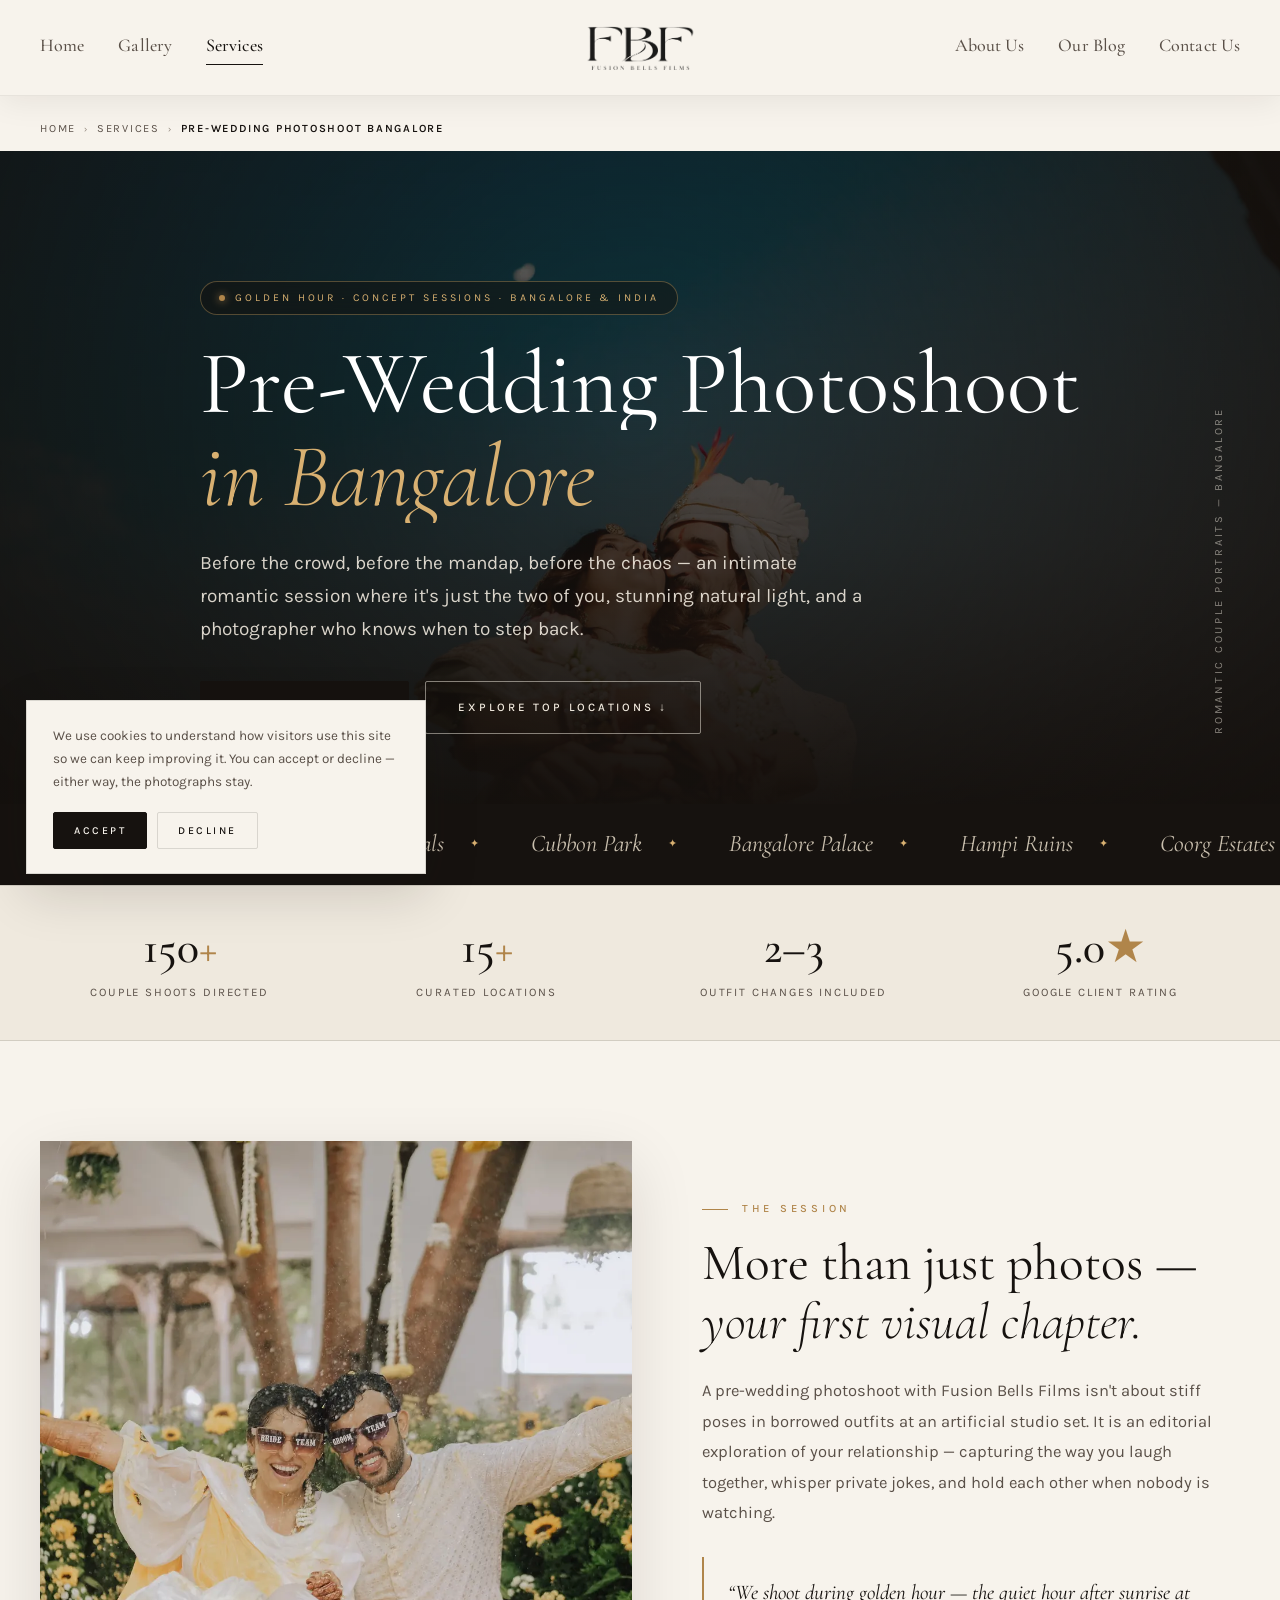
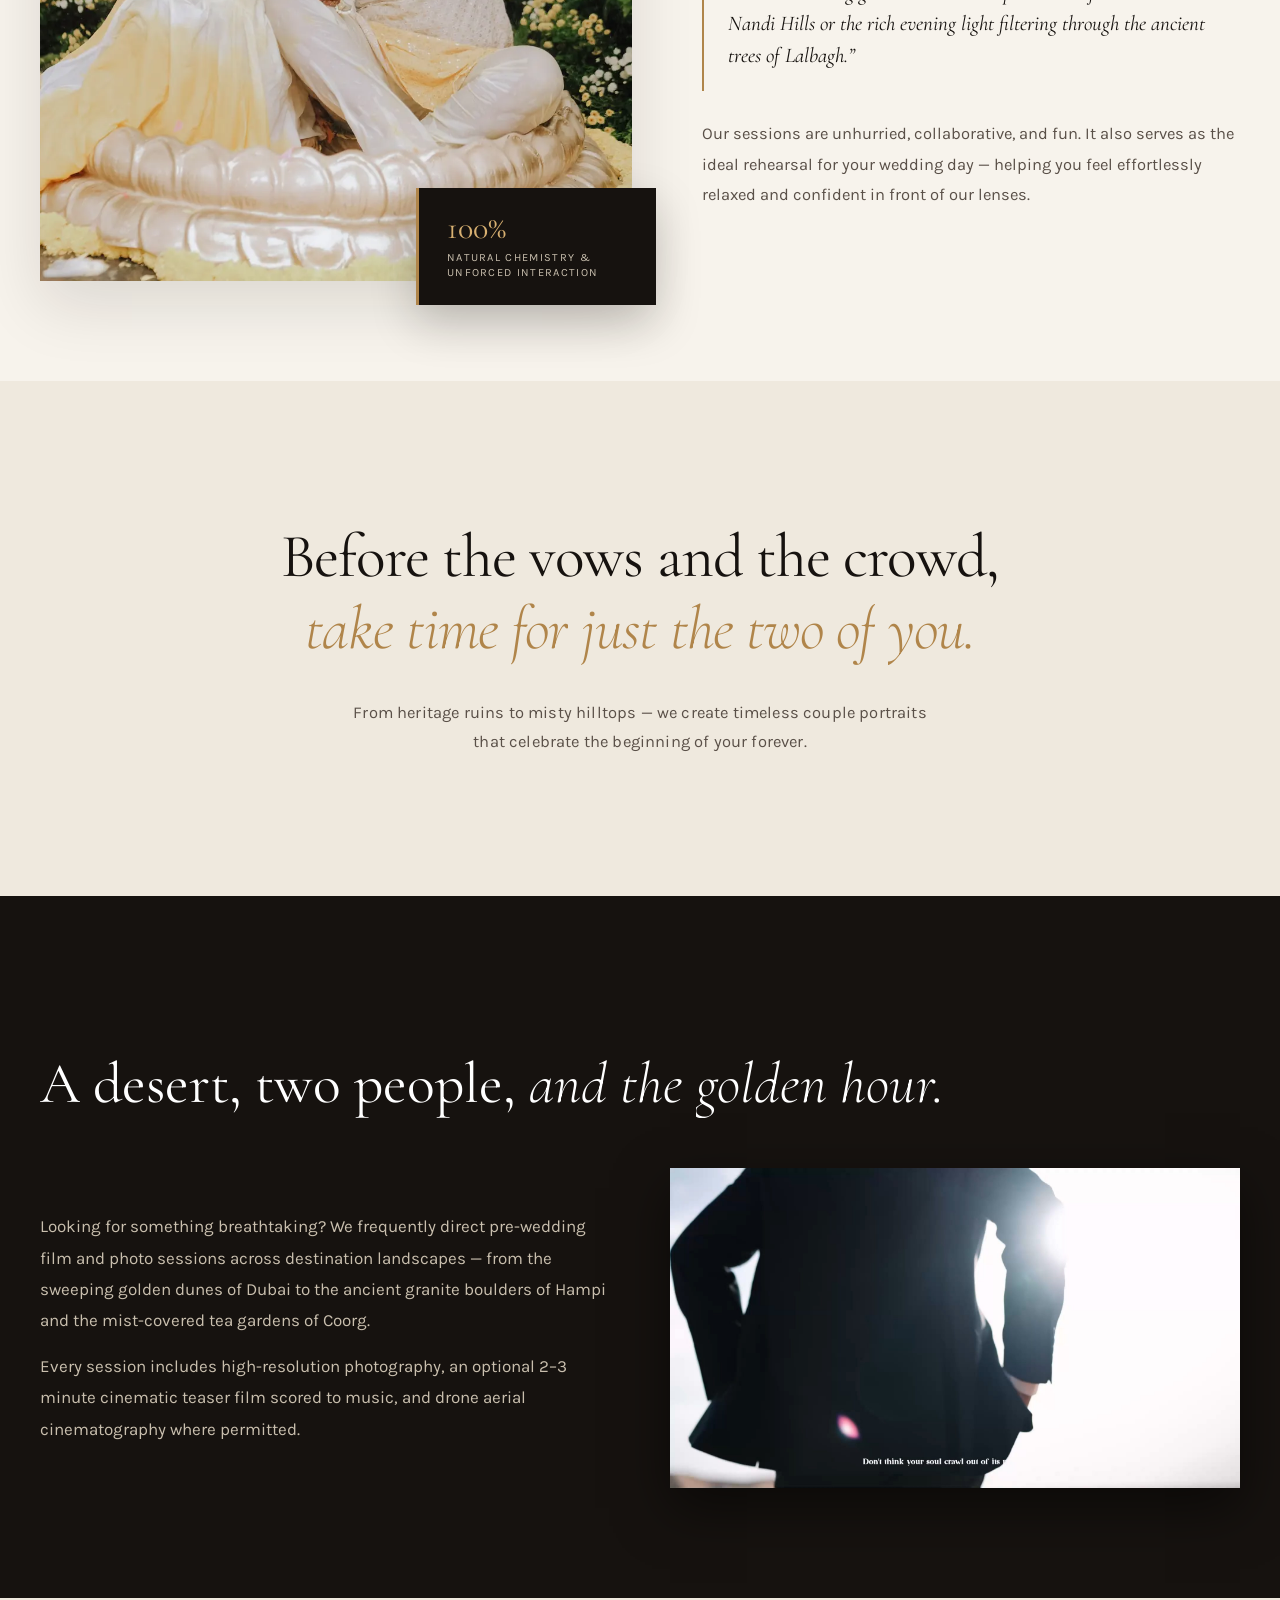
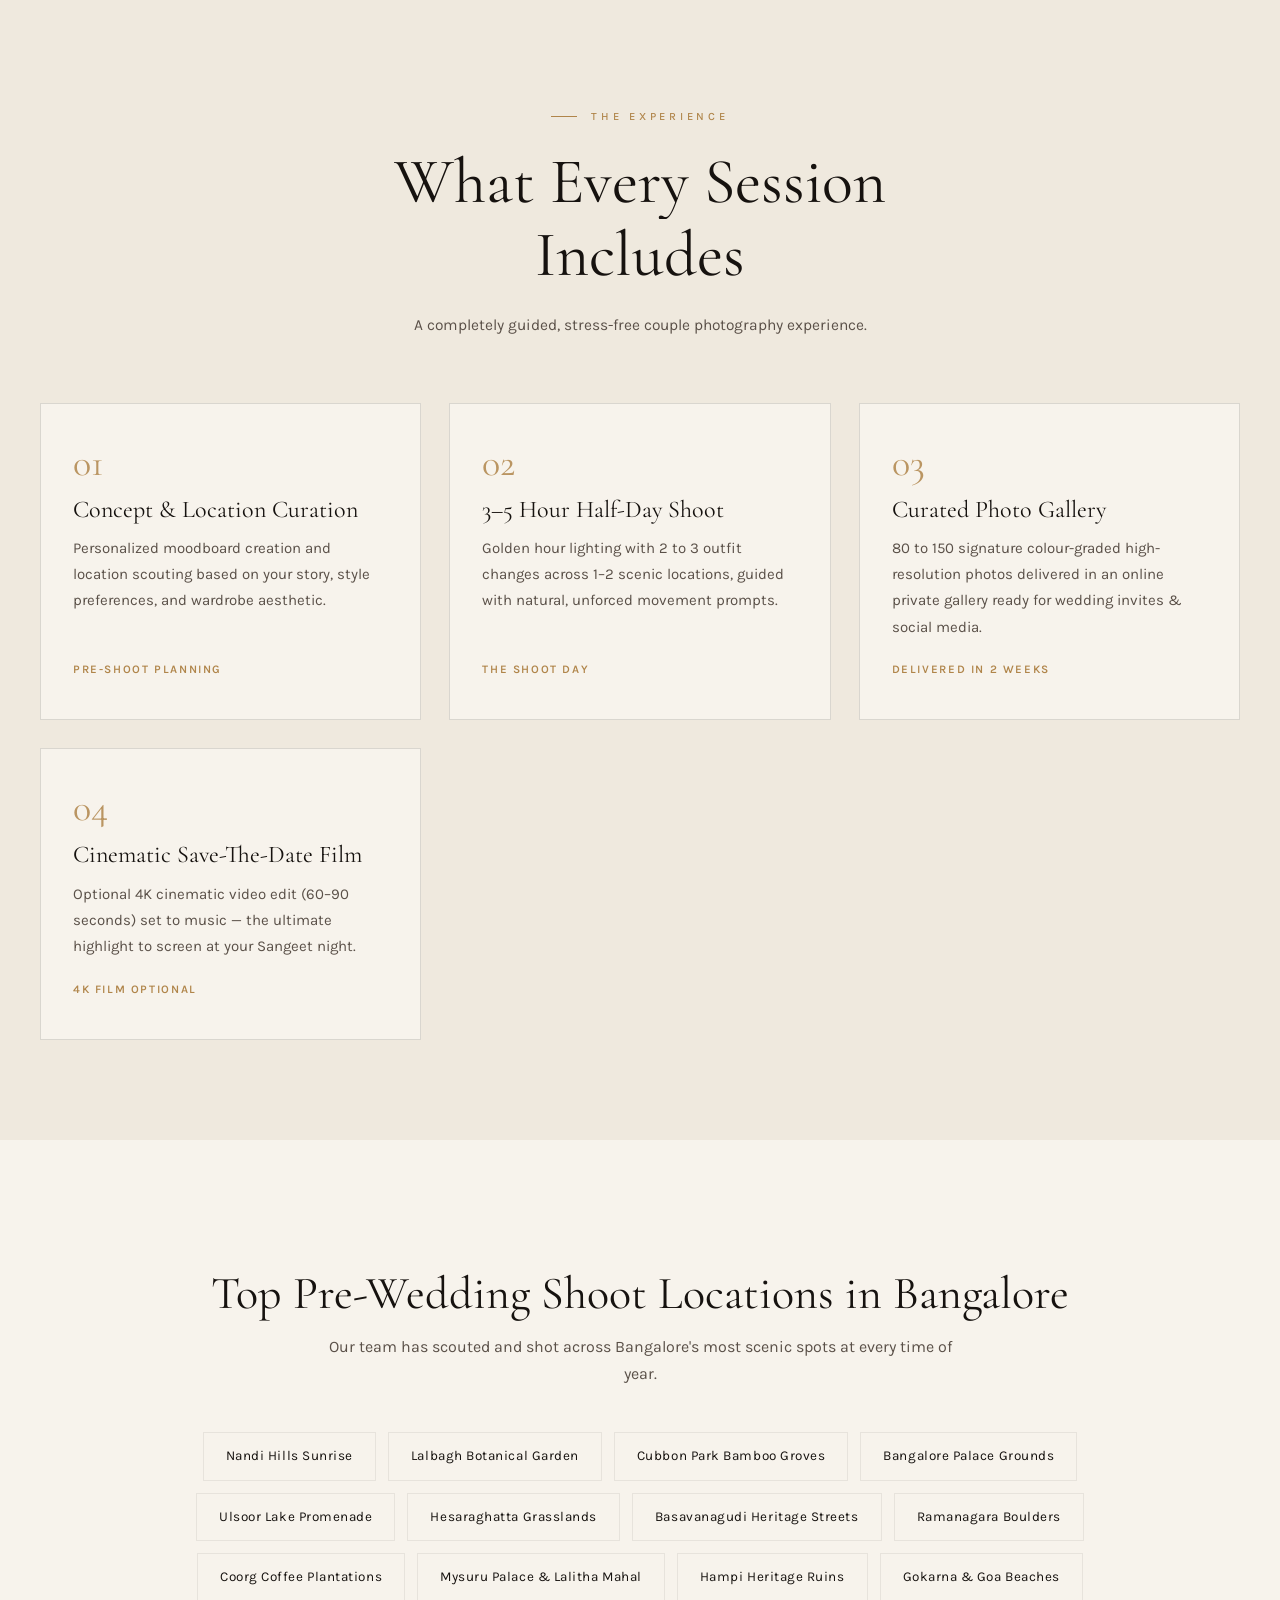
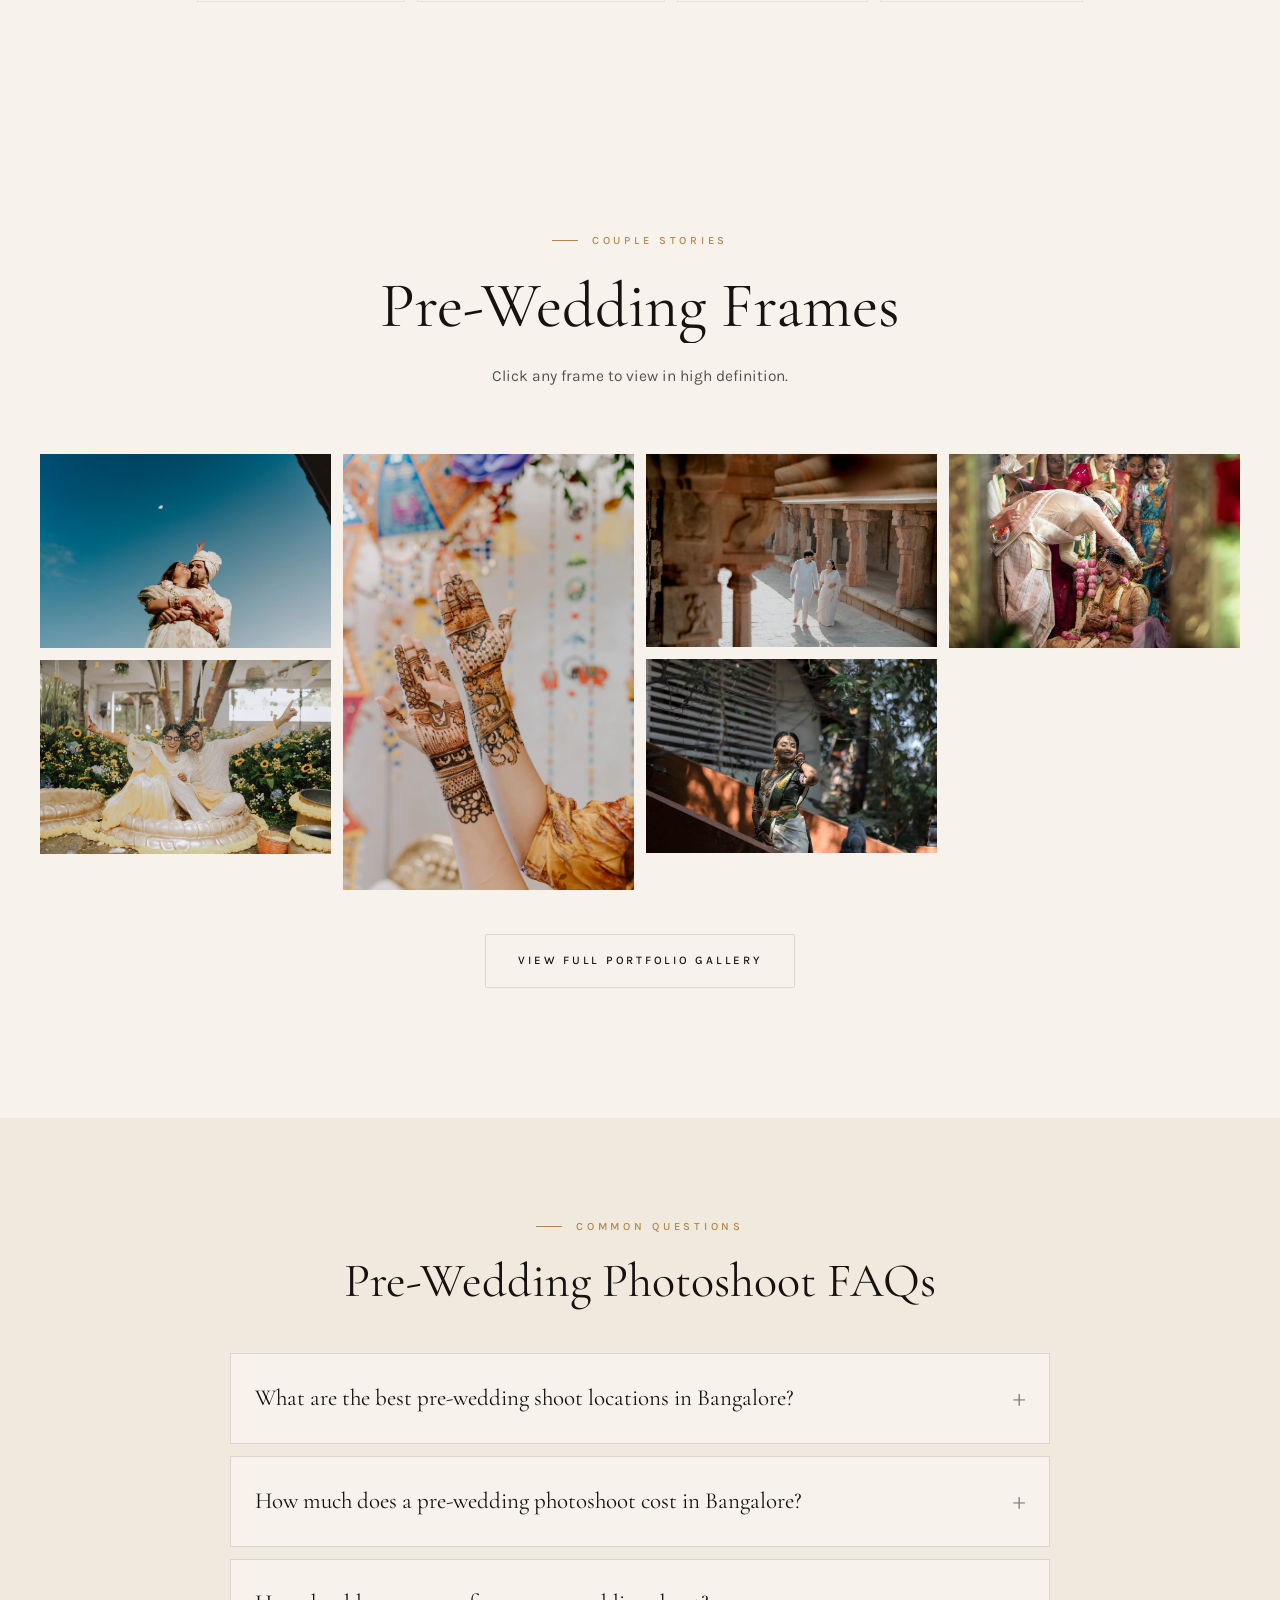
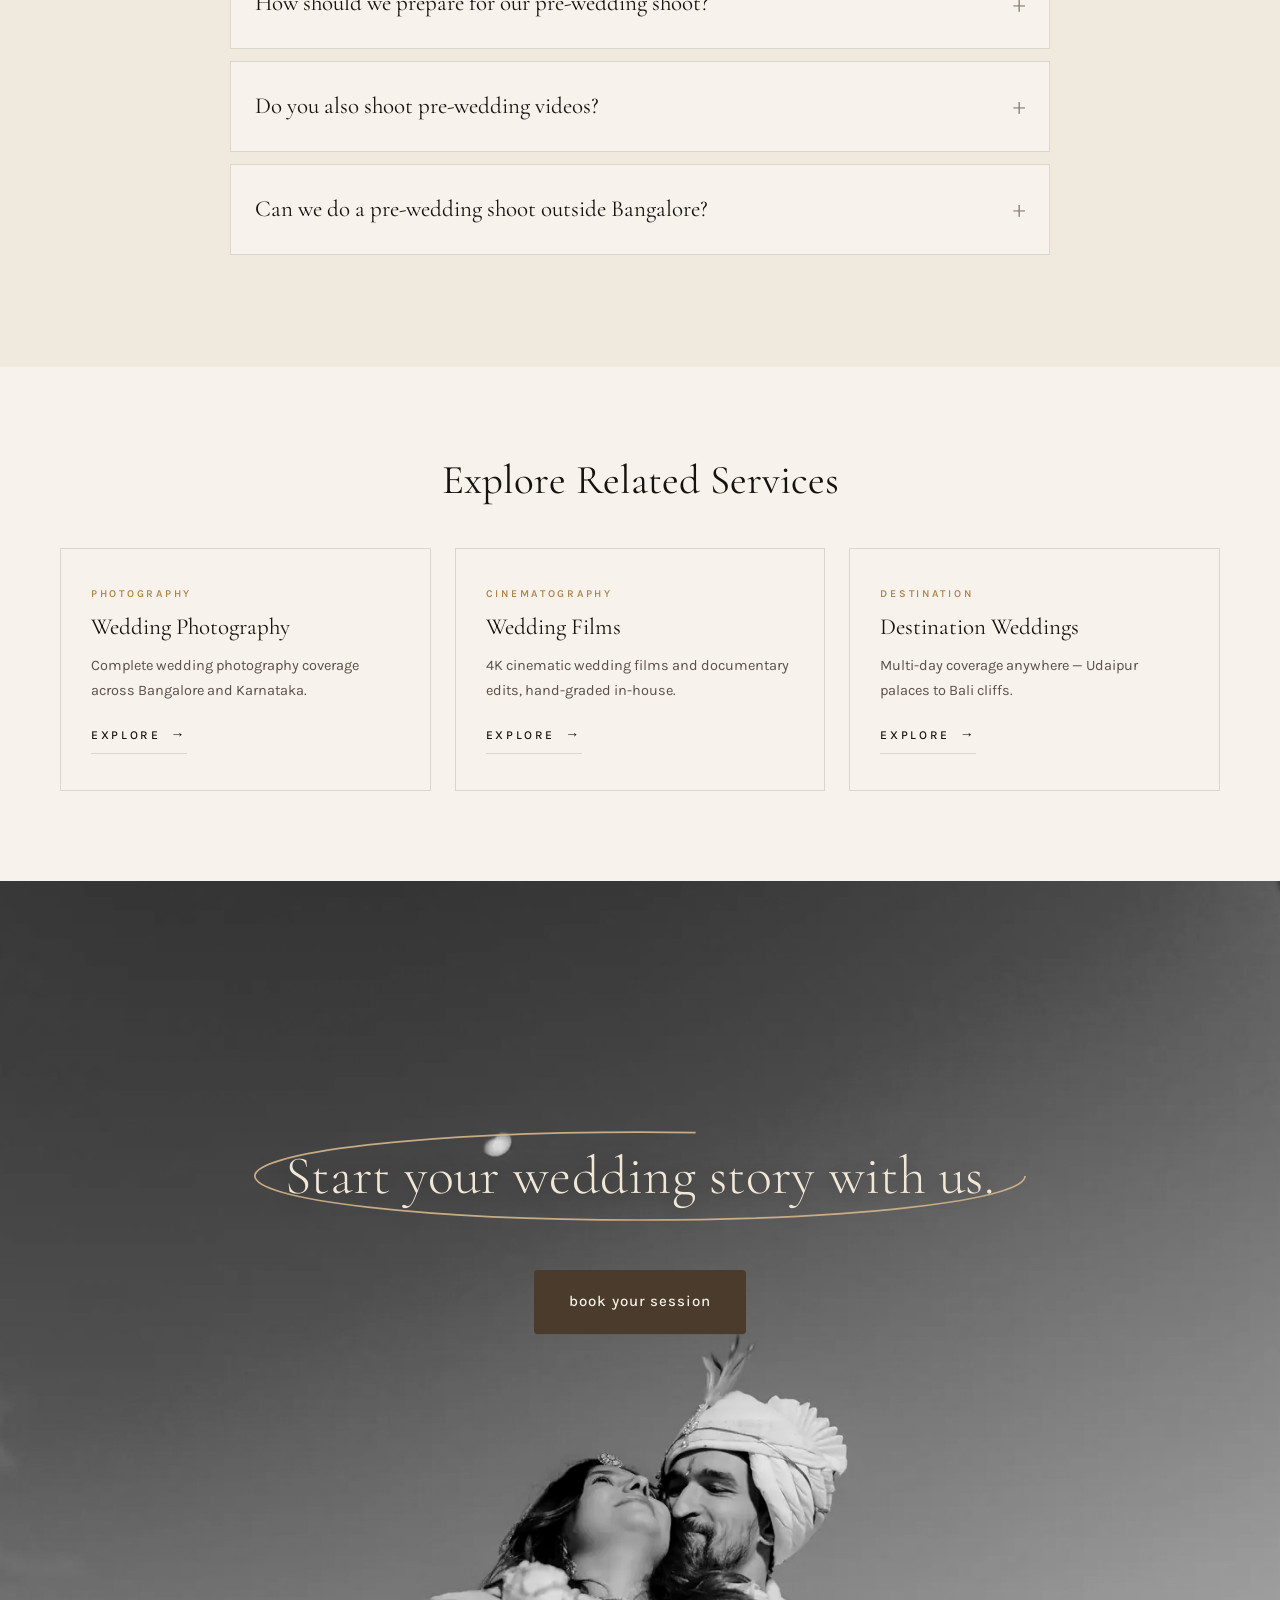
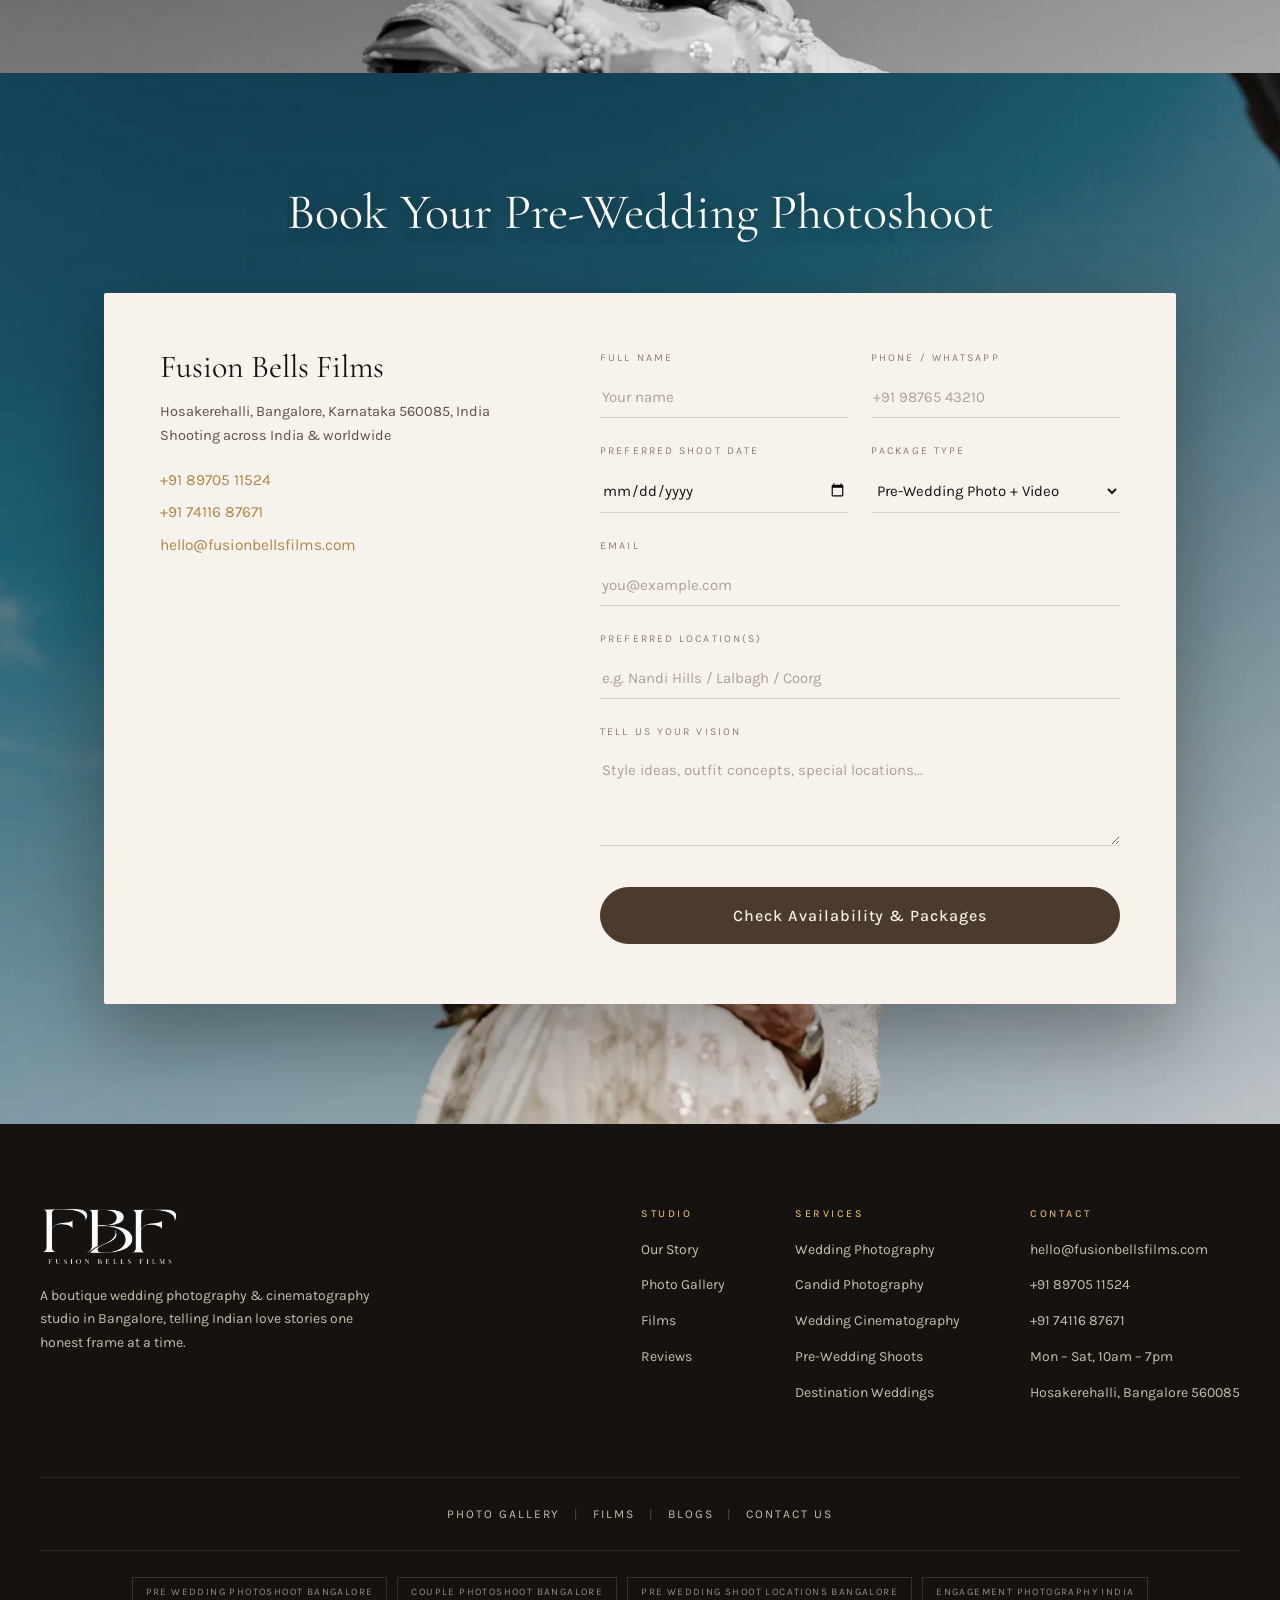
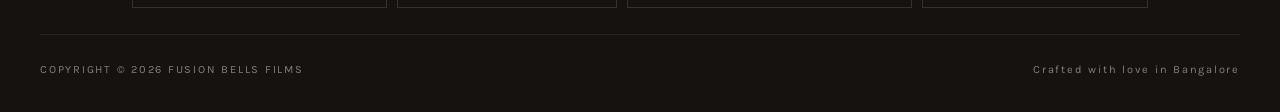
<file: pre-wedding-photoshoot-bangalore.html>
<!DOCTYPE html>
<html lang="en">
<head>
<meta charset="UTF-8">
<meta name="viewport" content="width=device-width, initial-scale=1.0">

<title>Pre-Wedding Photoshoot Bangalore | Fusion Bells Films</title>
<meta name="title" content="Pre-Wedding Photoshoot Bangalore | Fusion Bells Films">
<meta name="description" content="Concept-driven pre-wedding photoshoot in Bangalore & across India. Iconic locations — Nandi Hills, Lalbagh, Cubbon Park, Goa, Dubai. Couples photography by Fusion Bells Films.">
<meta name="keywords" content="pre wedding photoshoot bangalore, pre wedding shoot locations bangalore, couple photoshoot bangalore, pre wedding photography bangalore, engagement photoshoot bangalore, pre wedding shoot cost bangalore">
<meta name="author" content="Fusion Bells Films — Anantha Ramu">
<meta name="robots" content="index, follow, max-image-preview:large, max-snippet:-1, max-video-preview:-1">
<link rel="canonical" href="https://fusionbellsfilms.com/pre-wedding-photoshoot-bangalore">

<meta name="geo.region" content="IN-KA">
<meta name="geo.placename" content="Bangalore, Karnataka">
<meta name="geo.position" content="12.9333305;77.5361861">
<meta name="ICBM" content="12.9333305, 77.5361861">

<meta property="og:type" content="website">
<meta property="og:url" content="https://fusionbellsfilms.com/pre-wedding-photoshoot-bangalore">
<meta property="og:title" content="Pre-Wedding Photoshoot Bangalore | Fusion Bells Films">
<meta property="og:description" content="Concept-driven pre-wedding photoshoots at iconic Bangalore & India locations. Couples photography by Fusion Bells Films.">
<meta property="og:image" content="https://lh3.googleusercontent.com/d/1tW6i02qYJrr94DZh-M144HtvmTKJtkH-=w1200">
<meta property="og:site_name" content="Fusion Bells Films">
<meta property="og:locale" content="en_IN">

<meta name="twitter:card" content="summary_large_image">
<meta name="twitter:title" content="Pre-Wedding Photoshoot Bangalore | Fusion Bells Films">
<meta name="twitter:description" content="Concept-driven pre-wedding photoshoots at iconic Bangalore locations.">
<meta name="twitter:image" content="https://lh3.googleusercontent.com/d/1tW6i02qYJrr94DZh-M144HtvmTKJtkH-=w1200">

<meta name="theme-color" content="#F7F3EC">

<link rel="preconnect" href="https://fonts.googleapis.com">
<link rel="preconnect" href="https://fonts.gstatic.com" crossorigin>
<link href="https://fonts.googleapis.com/css2?family=Bodoni+Moda:opsz,wght@6..96,600;6..96,700&family=Caveat+Brush&family=Cormorant+Garamond:ital,wght@0,300;0,400;0,500;0,600;1,300;1,400;1,500&family=Karla:ital,wght@0,300;0,400;0,500;0,600;1,400&family=Kaushan+Script&family=Permanent+Marker&family=Playfair+Display:ital,wght@0,600;0,700;1,600&family=Plus+Jakarta+Sans:wght@500;600;700&family=Sedgwick+Ave+Display&display=swap" rel="stylesheet">
<link rel="icon" type="image/png" href="images/logo-mark.png">
<link rel="apple-touch-icon" href="images/logo-mark.png">
<link rel="stylesheet" href="styles.css">

<script type="application/ld+json">
{
  "@context": "https://schema.org", "@type": "Service",
  "name": "Pre-Wedding Photoshoot in Bangalore",
  "description": "Concept-driven pre-wedding and engagement photoshoots at iconic Bangalore and India locations. Photo and video sessions for couples.",
  "provider": { "@type": "PhotographyBusiness", "@id": "https://fusionbellsfilms.com/#business", "name": "Fusion Bells Films", "url": "https://fusionbellsfilms.com/" },
  "areaServed": [{ "@type": "City", "name": "Bangalore" }, { "@type": "AdministrativeArea", "name": "Karnataka" }, { "@type": "Country", "name": "India" }],
  "serviceType": "Pre-Wedding Photography",
  "url": "https://fusionbellsfilms.com/pre-wedding-photoshoot-bangalore"
}
</script>
<script type="application/ld+json">
{
  "@context": "https://schema.org", "@type": "BreadcrumbList",
  "itemListElement": [
    { "@type": "ListItem", "position": 1, "name": "Home", "item": "https://fusionbellsfilms.com/" },
    { "@type": "ListItem", "position": 2, "name": "Pre-Wedding Photoshoot Bangalore", "item": "https://fusionbellsfilms.com/pre-wedding-photoshoot-bangalore" }
  ]
}
</script>
<script type="application/ld+json">
{
  "@context": "https://schema.org", "@type": "FAQPage",
  "mainEntity": [
    { "@type": "Question", "name": "What are the best pre-wedding photoshoot locations in Bangalore?", "acceptedAnswer": { "@type": "Answer", "text": "Popular Bangalore locations include Nandi Hills (sunrise golden hour), Lalbagh Botanical Garden, Cubbon Park, Bangalore Palace, Ulsoor Lake, Hesaraghatta Lake, and the heritage streets of Basavanagudi. For couples willing to travel, we also recommend Coorg, Hampi, Mysuru Palace, and Gokarna beach." } },
    { "@type": "Question", "name": "How much does a pre-wedding photoshoot cost in Bangalore?", "acceptedAnswer": { "@type": "Answer", "text": "Pre-wedding photoshoot packages in Bangalore start from ₹25,000 for a half-day session (4 hours, single location) and go up to ₹1,50,000+ for multi-location or destination sessions with video. Contact us for a personalised quote based on your concept and locations." } },
    { "@type": "Question", "name": "How should we prepare for our pre-wedding shoot?", "acceptedAnswer": { "@type": "Answer", "text": "We recommend 2–3 outfit changes (coordinate colours, avoid busy prints), comfortable footwear for walking between spots, and arriving with a relaxed mindset. We'll guide you through poses and movement on the day — the goal is natural interaction, not modelling. We also send a detailed prep guide after booking." } },
    { "@type": "Question", "name": "Do you also shoot pre-wedding videos?", "acceptedAnswer": { "@type": "Answer", "text": "Yes! We offer combined photo + video pre-wedding packages. The video is a 2–3 minute cinematic short film of your session, set to music and hand colour-graded — perfect for sharing at the sangeet or on social media before the wedding." } },
    { "@type": "Question", "name": "Can we do a pre-wedding shoot outside Bangalore?", "acceptedAnswer": { "@type": "Answer", "text": "Absolutely. We regularly shoot at destinations like Goa, Udaipur, Jaipur, Kerala backwaters, Ooty, Hampi, and even international locations like Dubai, Bali, and Thailand. Travel and accommodation for our crew are included in destination packages." } }
  ]
}
</script>

<script async src="https://www.googletagmanager.com/gtag/js?id=G-WK0SJ8WE1C"></script>
<script>window.dataLayer=window.dataLayer||[];function gtag(){dataLayer.push(arguments);}gtag('js',new Date());gtag('config','G-WK0SJ8WE1C');</script>
</head>
<body>

<div class="loader" id="loader"><div class="loader-inner"><img src="images/logo-wordmark.png" alt="Fusion Bells Films" class="loader-mark"><span class="loader-word">Fusion Bells Films</span><span class="loader-bar"><i></i></span></div></div>

<header class="site-nav" id="siteNav"><div class="wrap nav-inner"><nav class="nav-links nav-left" aria-label="Primary"><a href="index.html">Home</a><a href="gallery.html">Gallery</a><span class="has-dropdown"><a href="#" class="active" onclick="return false">Services</a><span class="dropdown"><a href="wedding-photography-bangalore.html">Wedding Photography</a><a href="candid-wedding-photography-bangalore.html">Candid Photography</a><a href="wedding-cinematography-bangalore.html">Wedding Cinematography</a><a href="pre-wedding-photoshoot-bangalore.html">Pre-Wedding Shoots</a><a href="destination-wedding-photographer.html">Destination Weddings</a></span></span></nav><a href="index.html" class="brand" aria-label="Fusion Bells Films — home"><img src="images/logo-wordmark.png" alt="Fusion Bells Films" class="brand-mark"></a><nav class="nav-links nav-right" aria-label="Secondary"><a href="index.html#story">About Us</a><a href="index.html#journal">Our Blog</a><a href="index.html#contact">Contact Us</a></nav><button class="nav-toggle" id="navToggle" aria-label="Open menu" aria-expanded="false"><span class="nt-label" id="ntLabel">Menu</span><span class="nt-bars"><i></i><i></i></span></button></div><div class="scroll-progress" aria-hidden="true"><i id="scrollProgress"></i></div></header>

<div class="menu-overlay" id="menuOverlay"><div class="menu-inner wrap"><div class="menu-links"><a href="index.html"><em>01</em>Home</a><a href="gallery.html"><em>02</em>Gallery</a><a href="wedding-photography-bangalore.html"><em>03</em>Wedding Photography</a><a href="wedding-cinematography-bangalore.html"><em>04</em>Wedding Cinematography</a><a href="pre-wedding-photoshoot-bangalore.html"><em>05</em>Pre-Wedding Shoots</a><a href="index.html#story"><em>06</em>About Us</a><a href="index.html#contact"><em>07</em>Contact Us</a></div><div class="menu-aside"><div class="ma-block"><span class="lbl">Studio</span><p>Hosakerehalli, Bangalore 560085<br>Shooting across India &amp; worldwide</p></div><div class="ma-block"><span class="lbl">Enquiries</span><p><a href="tel:+918970511524">+91 89705 11524</a><br><a href="tel:+917411687671">+91 74116 87671</a><br><a href="mailto:hello@fusionbellsfilms.com">hello@fusionbellsfilms.com</a></p></div><div class="ma-block"><span class="lbl">Follow</span><p><a href="https://instagram.com/fusionbellsfilms" target="_blank" rel="noopener">Instagram</a> &nbsp;/&nbsp; <a href="https://youtube.com/@fusionbellsfilms" target="_blank" rel="noopener">YouTube</a> &nbsp;/&nbsp; <a href="https://facebook.com/fusionbellsfilms" target="_blank" rel="noopener">Facebook</a></p></div></div></div></div>

<div class="wrap"><nav class="breadcrumb" aria-label="Breadcrumb"><a href="index.html">Home</a><span class="sep">›</span><a href="gallery.html">Services</a><span class="sep">›</span><span class="current">Pre-Wedding Photoshoot Bangalore</span></nav></div>

<!-- ============ LUXURY HERO ============ -->
<section class="svc-hero">
  <div class="svc-hero-bg" style="background-image:url('images/embrace-sky.webp')"></div>
  <div class="wrap svc-hero-content">
    <div class="svc-hero-badge">Golden Hour &middot; Concept Sessions &middot; Bangalore &amp; India</div>
    <h1 class="split">Pre-Wedding Photoshoot<br><span class="italic">in Bangalore</span></h1>
    <p class="svc-hero-sub">Before the crowd, before the mandap, before the chaos — an intimate romantic session where it's just the two of you, stunning natural light, and a photographer who knows when to step back.</p>
    <div class="svc-hero-actions">
      <a href="#contact" class="btn btn-solid">Book Your Shoot</a>
      <a href="#locations" class="btn btn-ghost-light">Explore Top Locations &darr;</a>
    </div>
  </div>
  <div class="svc-hero-tagline">Romantic Couple Portraits &mdash; Bangalore</div>
</section>

<!-- ============ MARQUEE TICKER ============ -->
<div class="marquee-band">
  <div class="marquee-track">
    <span>Nandi Hills Sunrise</span><span>Lalbagh Botanicals</span><span>Cubbon Park</span><span>Bangalore Palace</span><span>Hampi Ruins</span><span>Coorg Estates</span><span>Goa Sunsets</span><span>Dubai Dunes</span>
    <span>Nandi Hills Sunrise</span><span>Lalbagh Botanicals</span><span>Cubbon Park</span><span>Bangalore Palace</span><span>Hampi Ruins</span><span>Coorg Estates</span><span>Goa Sunsets</span><span>Dubai Dunes</span>
  </div>
</div>

<!-- ============ STATS BAR ============ -->
<section class="svc-stats-bar">
  <div class="wrap svc-stats-grid">
    <div class="svc-stat-item reveal">
      <b>150<span>+</span></b>
      <span class="lbl">Couple Shoots Directed</span>
    </div>
    <div class="svc-stat-item reveal reveal-d1">
      <b>15<span>+</span></b>
      <span class="lbl">Curated Locations</span>
    </div>
    <div class="svc-stat-item reveal reveal-d2">
      <b>2–3</b>
      <span class="lbl">Outfit Changes Included</span>
    </div>
    <div class="svc-stat-item reveal reveal-d3">
      <b>5.0<span>★</span></b>
      <span class="lbl">Google Client Rating</span>
    </div>
  </div>
</section>

<!-- ============ EDITORIAL STORY SECTION ============ -->
<section class="svc-editorial">
  <div class="wrap svc-editorial-grid">
    <div class="svc-ed-media reveal">
      <img class="main-img" src="images/quiet-couple.webp" alt="Quiet couple portrait during pre-wedding photoshoot in Bangalore" loading="lazy">
      <div class="floating-stamp">
        <div class="fs-num">100%</div>
        <div class="fs-lbl">Natural chemistry &amp; unforced interaction</div>
      </div>
    </div>
    <div class="svc-ed-copy reveal reveal-d1">
      <span class="eyebrow">The Session</span>
      <h2>More than just photos &mdash; <span class="italic">your first visual chapter.</span></h2>
      <p>A pre-wedding photoshoot with Fusion Bells Films isn't about stiff poses in borrowed outfits at an artificial studio set. It is an editorial exploration of your relationship — capturing the way you laugh together, whisper private jokes, and hold each other when nobody is watching.</p>
      <div class="pull-quote">
        &ldquo;We shoot during golden hour — the quiet hour after sunrise at Nandi Hills or the rich evening light filtering through the ancient trees of Lalbagh.&rdquo;
      </div>
      <p>Our sessions are unhurried, collaborative, and fun. It also serves as the ideal rehearsal for your wedding day — helping you feel effortlessly relaxed and confident in front of our lenses.</p>
    </div>
  </div>
</section>

<!-- ============ QUOTE BREAK ============ -->
<section class="value">
  <div class="wrap">
    <h2 class="value-line split reveal">Before the vows and the crowd,<br><span class="italic">take time for just the two of you.</span></h2>
    <p class="value-sub reveal reveal-d2">From heritage ruins to misty hilltops &mdash; we create timeless couple portraits<br class="hide-mob">that celebrate the beginning of your forever.</p>
  </div>
</section>

<!-- ============ DARK CINEMATIC SECTION ============ -->
<section class="svc-dark-band">
  <div class="wrap">
    <span class="eyebrow reveal">The Dubai Feature</span>
    <h2 class="split reveal reveal-d1">A desert, two people, <span class="italic">and the golden hour.</span></h2>
    <div class="svc-dark-grid">
      <div class="reveal reveal-d2">
        <p>Looking for something breathtaking? We frequently direct pre-wedding film and photo sessions across destination landscapes — from the sweeping golden dunes of Dubai to the ancient granite boulders of Hampi and the mist-covered tea gardens of Coorg.</p>
        <p style="margin-top:14px;">Every session includes high-resolution photography, an optional 2–3 minute cinematic teaser film scored to music, and drone aerial cinematography where permitted.</p>
      </div>
      <div class="reveal reveal-d3">
        <img src="images/dubai-poster.jpg" alt="Dubai desert pre-wedding photoshoot at sunset" style="width:100%; display:block; box-shadow:0 20px 50px rgba(0,0,0,.5);" loading="lazy">
      </div>
    </div>
  </div>
</section>

<!-- ============ DELIVERABLES BREAKDOWN ============ -->
<section class="svc-deliverables">
  <div class="wrap">
    <div class="section-head center reveal">
      <span class="eyebrow">The Experience</span>
      <h2 class="split">What Every Session Includes</h2>
      <p>A completely guided, stress-free couple photography experience.</p>
    </div>
    <div class="svc-deliv-grid">
      <div class="svc-deliv-card reveal">
        <div class="step-num">01</div>
        <h3>Concept &amp; Location Curation</h3>
        <p>Personalized moodboard creation and location scouting based on your story, style preferences, and wardrobe aesthetic.</p>
        <span class="timeline-tag">Pre-Shoot Planning</span>
      </div>
      <div class="svc-deliv-card reveal reveal-d1">
        <div class="step-num">02</div>
        <h3>3–5 Hour Half-Day Shoot</h3>
        <p>Golden hour lighting with 2 to 3 outfit changes across 1–2 scenic locations, guided with natural, unforced movement prompts.</p>
        <span class="timeline-tag">The Shoot Day</span>
      </div>
      <div class="svc-deliv-card reveal reveal-d2">
        <div class="step-num">03</div>
        <h3>Curated Photo Gallery</h3>
        <p>80 to 150 signature colour-graded high-resolution photos delivered in an online private gallery ready for wedding invites &amp; social media.</p>
        <span class="timeline-tag">Delivered in 2 Weeks</span>
      </div>
      <div class="svc-deliv-card reveal reveal-d3">
        <div class="step-num">04</div>
        <h3>Cinematic Save-The-Date Film</h3>
        <p>Optional 4K cinematic video edit (60–90 seconds) set to music — the ultimate highlight to screen at your Sangeet night.</p>
        <span class="timeline-tag">4K Film Optional</span>
      </div>
    </div>
  </div>
</section>

<!-- ============ LOCATIONS SPOTLIGHT ============ -->
<section class="svc-venues" id="locations">
  <div class="wrap">
    <span class="eyebrow reveal" style="display:flex; justify-content:center; margin-bottom:18px;">Curated Locations</span>
    <h2 class="reveal">Top Pre-Wedding Shoot Locations in Bangalore</h2>
    <p class="venues-sub reveal reveal-d1">Our team has scouted and shot across Bangalore's most scenic spots at every time of year.</p>
    <div class="venue-pills reveal reveal-d2">
      <span class="venue-pill">Nandi Hills Sunrise</span>
      <span class="venue-pill">Lalbagh Botanical Garden</span>
      <span class="venue-pill">Cubbon Park Bamboo Groves</span>
      <span class="venue-pill">Bangalore Palace Grounds</span>
      <span class="venue-pill">Ulsoor Lake Promenade</span>
      <span class="venue-pill">Hesaraghatta Grasslands</span>
      <span class="venue-pill">Basavanagudi Heritage Streets</span>
      <span class="venue-pill">Ramanagara Boulders</span>
      <span class="venue-pill">Coorg Coffee Plantations</span>
      <span class="venue-pill">Mysuru Palace &amp; Lalitha Mahal</span>
      <span class="venue-pill">Hampi Heritage Ruins</span>
      <span class="venue-pill">Gokarna &amp; Goa Beaches</span>
    </div>
  </div>
</section>

<!-- ============ PORTFOLIO GALLERY ============ -->
<section class="work" id="portfolio">
  <div class="wrap">
    <div class="section-head center reveal">
      <span class="eyebrow">Couple Stories</span>
      <h2 class="split">Pre-Wedding Frames</h2>
      <p>Click any frame to view in high definition.</p>
    </div>
    <div class="contact-sheet" id="gallery">
      <div class="frame" data-cat="couples" data-full="images/embrace-sky.webp"><img src="images/embrace-sky.webp" loading="lazy" alt="Couple embracing against open sky"><span class="frame-meta">Pre-Wedding &mdash; Open Sky</span></div>
      <div class="frame" data-cat="couples" data-full="images/quiet-couple.webp"><img src="images/quiet-couple.webp" loading="lazy" alt="Quiet couple portrait"><span class="frame-meta">Pre-Wedding &mdash; Intimate Moment</span></div>
      <div class="frame" data-cat="couples" data-full="images/temple-walk.webp"><img src="images/temple-walk.webp" loading="lazy" alt="Heritage temple couple portrait"><span class="frame-meta">Heritage &mdash; Temple Walk</span></div>
      <div class="frame" data-cat="couples" data-full="images/rings-foreheads.webp"><img src="images/rings-foreheads.webp" loading="lazy" alt="Ring and foreheads touching"><span class="frame-meta">Couples &mdash; Rings &amp; Touch</span></div>
      <div class="frame" data-cat="couples" data-full="images/portrait-green-saree.webp"><img src="images/portrait-green-saree.webp" loading="lazy" alt="Bridal portrait before the wedding"><span class="frame-meta">Portrait &mdash; Heritage Look</span></div>
      <div class="frame" data-cat="couples" data-full="images/hero-garland.webp"><img src="images/hero-garland.webp" loading="lazy" alt="Wedding day garland frame"><span class="frame-meta">Love Story &mdash; Joy</span></div>
    </div>
    <div style="text-align:center; margin-top:44px;">
      <a href="gallery.html" class="btn btn-ghost">View Full Portfolio Gallery</a>
    </div>
  </div>
</section>

<!-- Lightbox Modal -->
<div class="lightbox" id="lightbox">
  <div class="lb-blur" id="lbBlur" aria-hidden="true"></div>
  <button class="lb-close" id="lbClose" aria-label="Close">&#10005;</button>
  <button class="lb-nav lb-prev" id="lbPrev" aria-label="Previous">&#10094;</button>
  <img alt="Previous photo" id="lbSidePrev" class="lb-side lb-side-prev" referrerpolicy="no-referrer" aria-hidden="true">
  <img alt="Pre-wedding photoshoot by Fusion Bells Films" id="lbImg" referrerpolicy="no-referrer">
  <img alt="Next photo" id="lbSideNext" class="lb-side lb-side-next" referrerpolicy="no-referrer" aria-hidden="true">
  <button class="lb-nav lb-next" id="lbNext" aria-label="Next">&#10095;</button>
  <div class="lb-caption" id="lbCaption"></div>
</div>

<!-- ============ FAQ ACCORDION ============ -->
<section class="svc-faq">
  <div class="wrap">
    <span class="eyebrow reveal" style="display:flex; justify-content:center; margin-bottom:18px;">Common Questions</span>
    <h2 class="reveal">Pre-Wedding Photoshoot FAQs</h2>
    <div class="faq-list reveal reveal-d1">
      <details><summary>What are the best pre-wedding shoot locations in Bangalore?</summary><div class="faq-body">Popular locations include Nandi Hills (sunrise golden hour), Lalbagh Botanical Garden, Cubbon Park, Bangalore Palace, Ulsoor Lake, Hesaraghatta Lake, and the heritage streets of Basavanagudi. For couples willing to travel, we also recommend Coorg, Hampi, Mysuru Palace, and Gokarna beach.</div></details>
      <details><summary>How much does a pre-wedding photoshoot cost in Bangalore?</summary><div class="faq-body">Packages start from ₹25,000 for a half-day session (4 hours, single location) and go up to ₹1,50,000+ for multi-location or destination sessions with video. Contact us for a personalised quote based on your concept.</div></details>
      <details><summary>How should we prepare for our pre-wedding shoot?</summary><div class="faq-body">We recommend 2–3 outfit changes (coordinate colours, avoid busy prints), comfortable footwear for walking between spots, and arriving with a relaxed mindset. We send a detailed preparation guide after booking.</div></details>
      <details><summary>Do you also shoot pre-wedding videos?</summary><div class="faq-body">Yes! We offer combined photo + video packages. The video is a 2–3 minute cinematic short film set to music and hand colour-graded — perfect for sharing at the sangeet or on social media.</div></details>
      <details><summary>Can we do a pre-wedding shoot outside Bangalore?</summary><div class="faq-body">Absolutely. We regularly shoot at Goa, Udaipur, Jaipur, Kerala, Ooty, Hampi, and international locations like Dubai, Bali, and Thailand. Travel and accommodation for our crew are included in destination packages.</div></details>
    </div>
  </div>
</section>

<!-- ============ CROSSLINKS ============ -->
<section class="svc-crosslinks">
  <div class="wrap">
    <h2 class="reveal">Explore Related Services</h2>
    <div class="crosslink-grid">
      <a href="wedding-photography-bangalore.html" class="crosslink-card reveal"><span class="cl-eyebrow">Photography</span><h3>Wedding Photography</h3><p>Complete wedding photography coverage across Bangalore and Karnataka.</p><span class="link-arrow">Explore</span></a>
      <a href="wedding-cinematography-bangalore.html" class="crosslink-card reveal reveal-d1"><span class="cl-eyebrow">Cinematography</span><h3>Wedding Films</h3><p>4K cinematic wedding films and documentary edits, hand-graded in-house.</p><span class="link-arrow">Explore</span></a>
      <a href="destination-wedding-photographer.html" class="crosslink-card reveal reveal-d2"><span class="cl-eyebrow">Destination</span><h3>Destination Weddings</h3><p>Multi-day coverage anywhere — Udaipur palaces to Bali cliffs.</p><span class="link-arrow">Explore</span></a>
    </div>
  </div>
</section>

<!-- ============ PARALLAX CTA BAND ============ -->
<section class="cta-band" data-fx="drift" data-fx-scale="1.30">
  <div class="cta-bg" data-fx-target style="background-image:url('images/embrace-sky.webp')"></div>
  <div class="cta-inner" data-fx-counter>
    <h2 class="cta-line">
      <span class="cta-text">Start your wedding story with us.</span>
      <svg class="cta-ring" viewBox="0 0 640 90" preserveAspectRatio="none" aria-hidden="true">
        <ellipse cx="320" cy="45" rx="312" ry="36" fill="none" stroke="currentColor" stroke-width="1.4"/>
      </svg>
    </h2>
    <a href="#contact" class="btn btn-slab">Book Your Session</a>
  </div>
</section>

<!-- ============ FULL CONTACT SECTION ============ -->
<section class="contact" id="contact">
  <div class="contact-bg" style="background-image:url('images/embrace-sky.webp')"></div>
  <div class="contact-inner">
    <h2 class="contact-title split">Book Your Pre-Wedding Photoshoot</h2>
    <div class="contact-card">
      <div class="cc-grid">
        <div class="cc-studio reveal">
          <h4 class="cc-name">Fusion Bells Films</h4>
          <p class="cc-address">Hosakerehalli, Bangalore, Karnataka 560085, India<br>Shooting across India &amp; worldwide</p>
          <p class="cc-phones">
            <a href="tel:+918970511524">+91 89705 11524</a>
            <a href="tel:+917411687671">+91 74116 87671</a>
            <a href="mailto:hello@fusionbellsfilms.com">hello@fusionbellsfilms.com</a>
          </p>
          <div style="margin-top:28px;">
            <a href="https://wa.me/918970511524?text=Hi%20Fusion%20Bells%20Films%2C%20I%27d%20love%20to%20book%20a%20pre-wedding%20photoshoot." target="_blank" rel="noopener" class="btn btn-ghost-light" style="font-size:12px; padding:10px 20px;">Direct WhatsApp &rarr;</a>
          </div>
        </div>

        <div class="cc-form reveal reveal-d1">
          <form id="enquiryForm">
            <div class="row2">
              <div class="field">
                <label for="fName">Full name</label>
                <input id="fName" name="name" type="text" required maxlength="60" minlength="2" autocomplete="name" placeholder="Your name">
              </div>
              <div class="field">
                <label for="fPhone">Phone / WhatsApp</label>
                <input id="fPhone" name="phone" type="tel" required maxlength="16" minlength="10" inputmode="tel" autocomplete="tel" placeholder="+91 98765 43210">
              </div>
            </div>
            <div class="row2">
              <div class="field">
                <label for="fDate">Preferred shoot date</label>
                <input id="fDate" name="date" type="date">
              </div>
              <div class="field">
                <label for="fService">Package Type</label>
                <select id="fService" name="service">
                  <option selected>Pre-Wedding Photo + Video</option>
                  <option>Pre-Wedding Photo only</option>
                  <option>Pre-Wedding Video only</option>
                  <option>Destination Couple Shoot</option>
                </select>
              </div>
            </div>
            <div class="field">
              <label for="fEmail">Email</label>
              <input id="fEmail" name="email" type="email" maxlength="100" autocomplete="email" placeholder="you@example.com">
            </div>
            <div class="field">
              <label for="fVenue">Preferred location(s)</label>
              <input id="fVenue" name="venue" type="text" maxlength="120" placeholder="e.g. Nandi Hills / Lalbagh / Coorg">
            </div>
            <div class="field">
              <label for="fMsg">Tell us your vision</label>
              <textarea id="fMsg" name="message" maxlength="2000" placeholder="Style ideas, outfit concepts, special locations..."></textarea>
            </div>

            <div class="hp" aria-hidden="true">
              <label for="fCompany">Company</label>
              <input id="fCompany" name="company" type="text" tabindex="-1" autocomplete="off">
            </div>

            <button type="submit" class="btn btn-slab cc-submit" id="formSubmit">Check Availability &amp; Packages</button>
            <p class="form-msg" id="formMsg" role="status"></p>
          </form>
        </div>
      </div>
    </div>
  </div>
</section>

<footer><div class="wrap"><div class="footer-top"><div class="footer-brand"><img src="images/logo-wordmark.png" alt="Fusion Bells Films" class="footer-logo"><p>A boutique wedding photography &amp; cinematography studio in Bangalore, telling Indian love stories one honest frame at a time.</p></div><div class="footer-cols"><div class="footer-col"><h4>Studio</h4><a href="index.html#story">Our Story</a><a href="gallery.html">Photo Gallery</a><a href="index.html#films">Films</a><a href="index.html#reviews">Reviews</a></div><div class="footer-col"><h4>Services</h4><a href="wedding-photography-bangalore.html">Wedding Photography</a><a href="candid-wedding-photography-bangalore.html">Candid Photography</a><a href="wedding-cinematography-bangalore.html">Wedding Cinematography</a><a href="pre-wedding-photoshoot-bangalore.html">Pre-Wedding Shoots</a><a href="destination-wedding-photographer.html">Destination Weddings</a></div><div class="footer-col"><h4>Contact</h4><a href="mailto:hello@fusionbellsfilms.com">hello@fusionbellsfilms.com</a><a href="tel:+918970511524">+91 89705 11524</a><a href="tel:+917411687671">+91 74116 87671</a><span>Mon – Sat, 10am – 7pm</span><span>Hosakerehalli, Bangalore 560085</span></div></div></div><nav class="footer-nav" aria-label="Footer"><a href="gallery.html">Photo Gallery</a><i>|</i><a href="index.html#films">Films</a><i>|</i><a href="index.html#journal">Blogs</a><i>|</i><a href="index.html#contact">Contact us</a></nav><div class="footer-tags"><span>Pre Wedding Photoshoot Bangalore</span><span>Couple Photoshoot Bangalore</span><span>Pre Wedding Shoot Locations Bangalore</span><span>Engagement Photography India</span></div><div class="footer-bottom"><span>COPYRIGHT &copy; <span id="year"></span> FUSION BELLS FILMS</span><span>Crafted with love in Bangalore</span></div></div></footer>

<button class="totop" id="toTop" aria-label="Back to top">&#8593;</button>
<div class="cookie" id="cookie" role="dialog" aria-label="Cookie preferences"><p>We use cookies to understand how visitors use this site so we can keep improving it. You can accept or decline — either way, the photographs stay.</p><div class="cookie-actions"><button class="btn btn-solid btn-sm" id="cookieAccept">Accept</button><button class="btn btn-ghost btn-sm" id="cookieDecline">Decline</button></div></div>
<script src="app.js"></script>
</body>
</html>
</file>
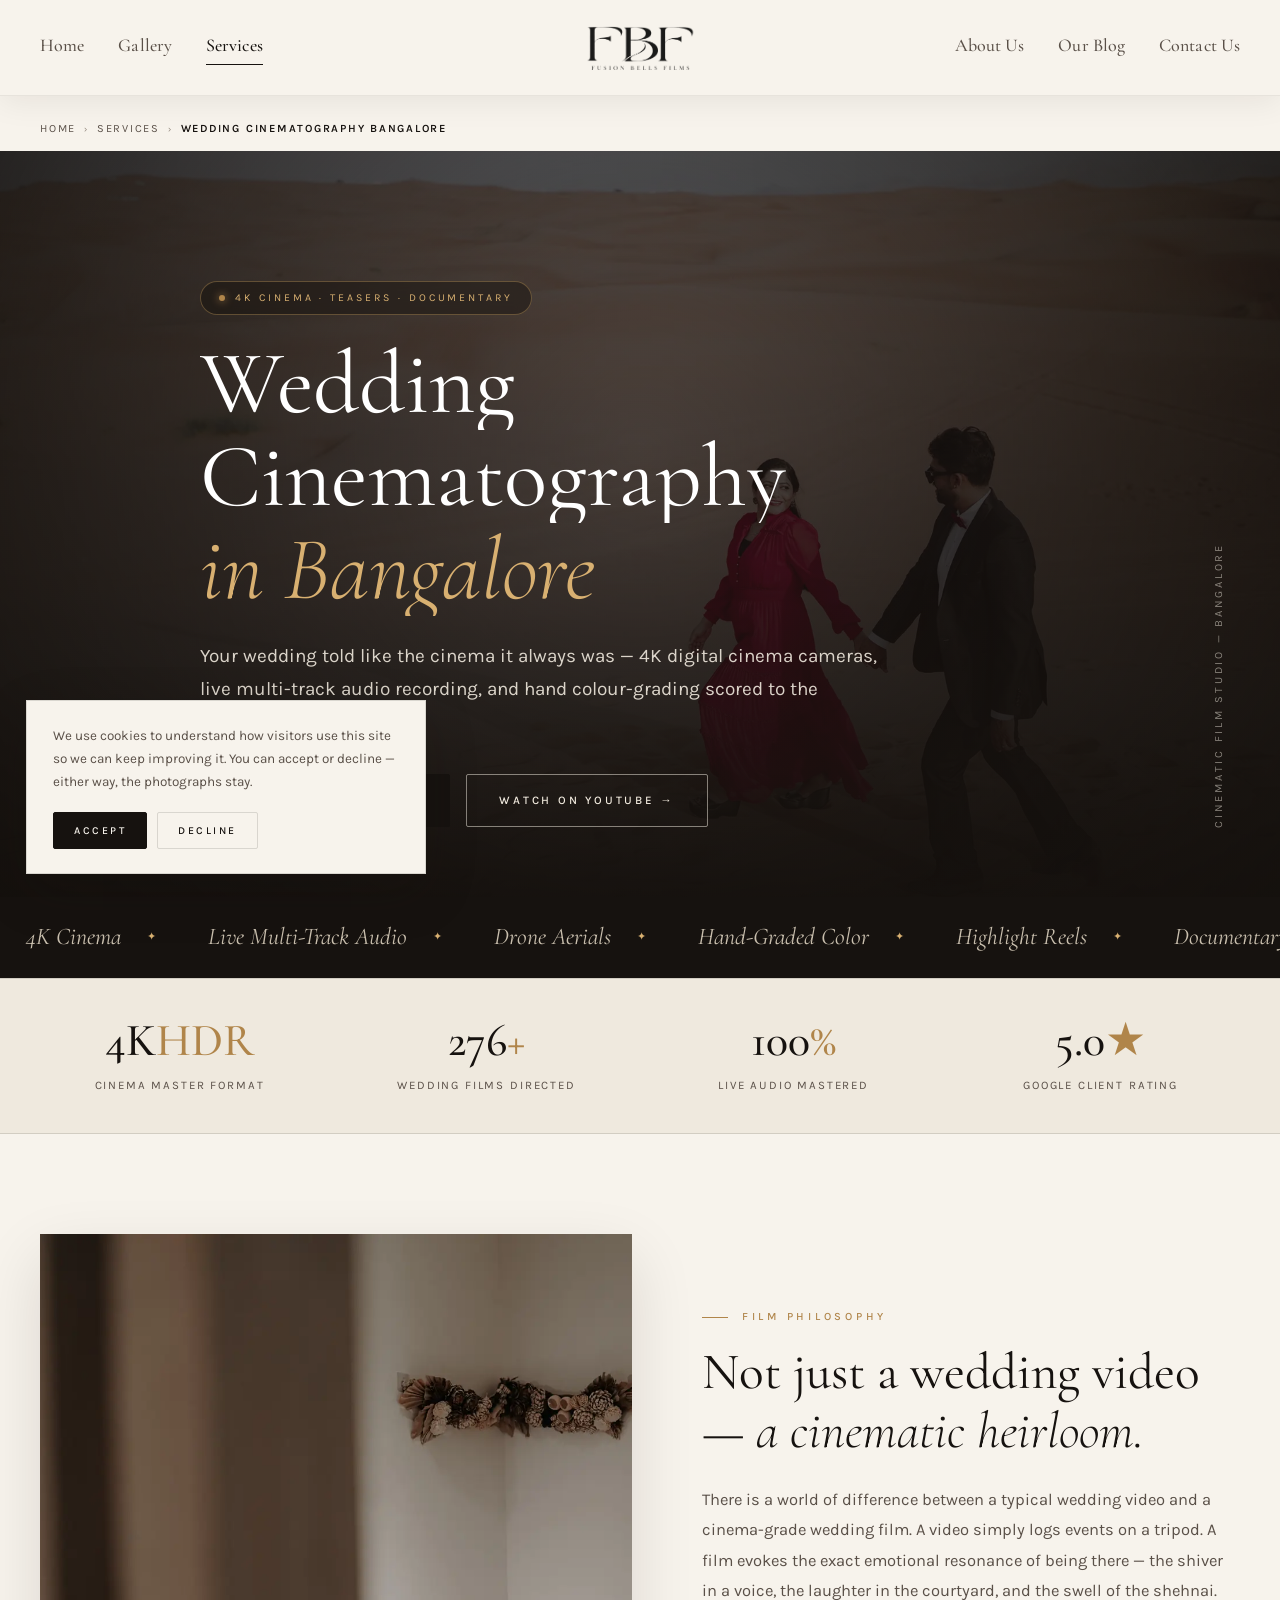
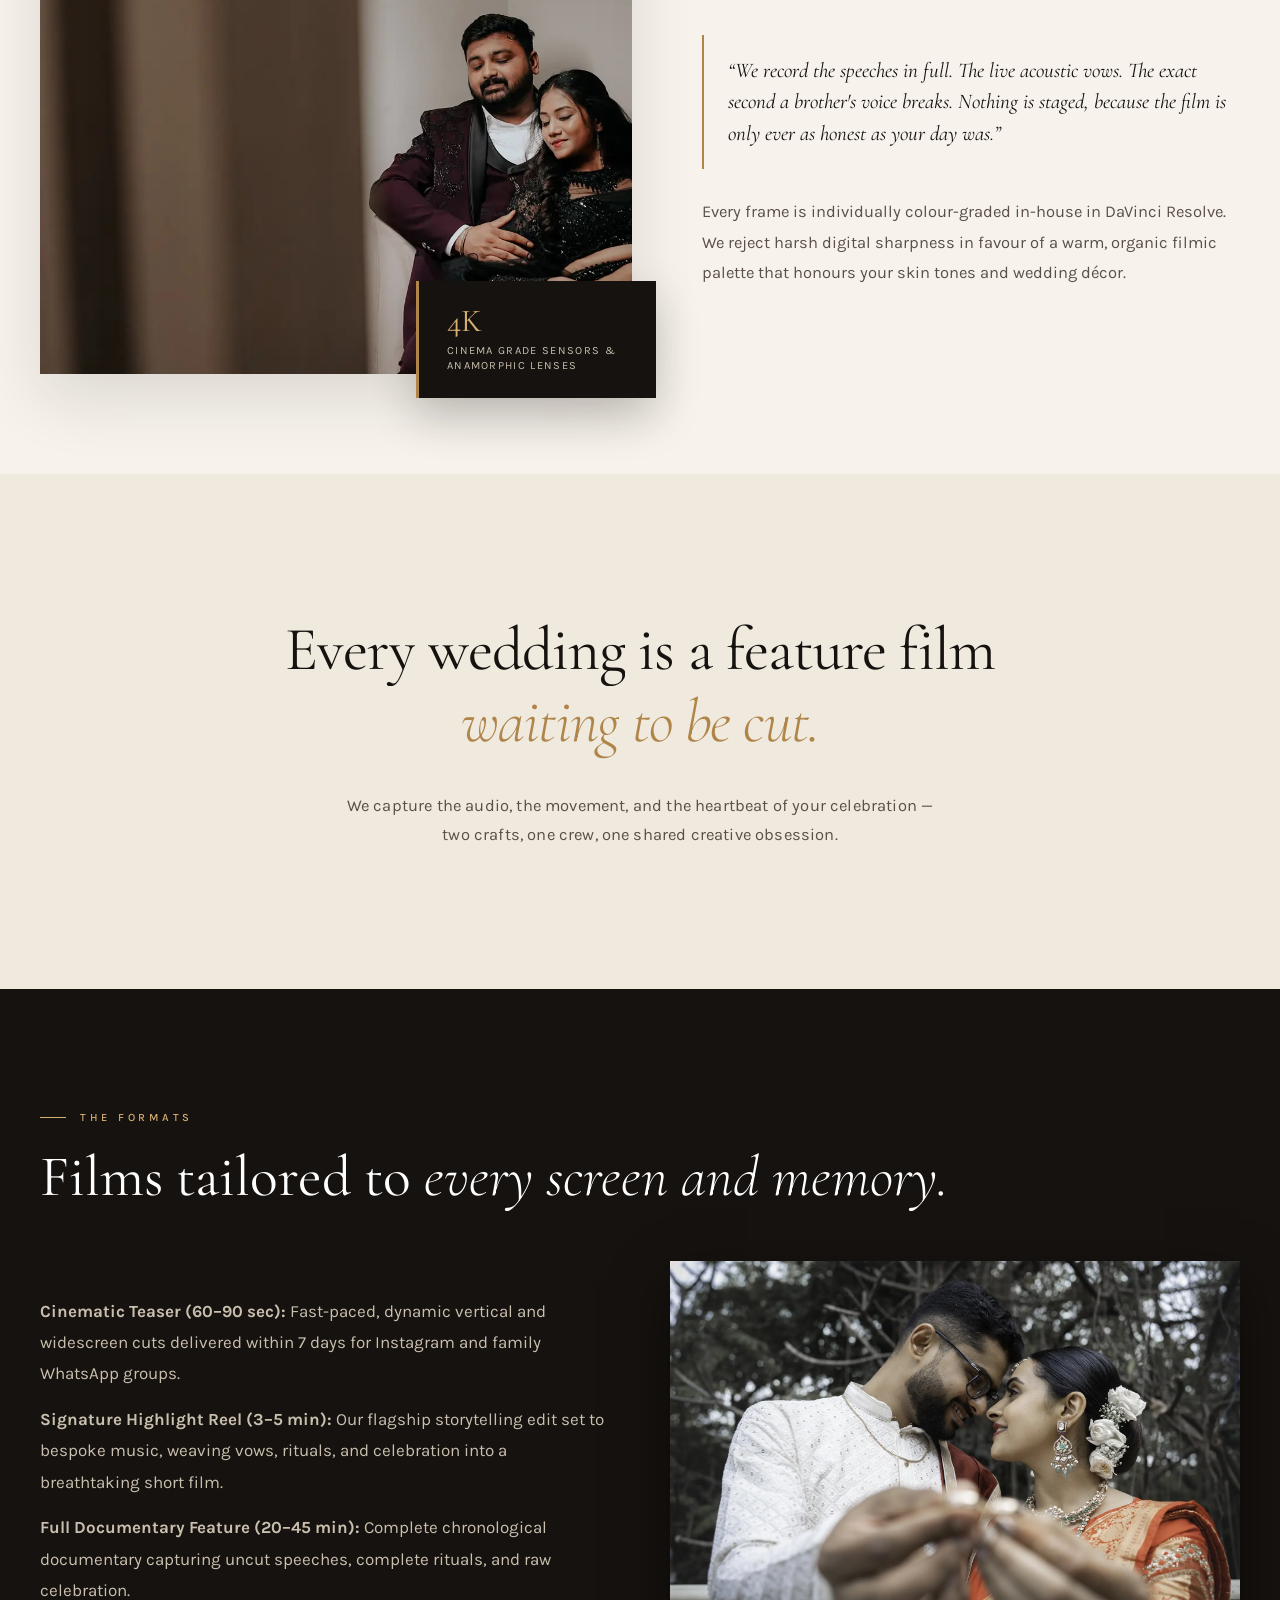
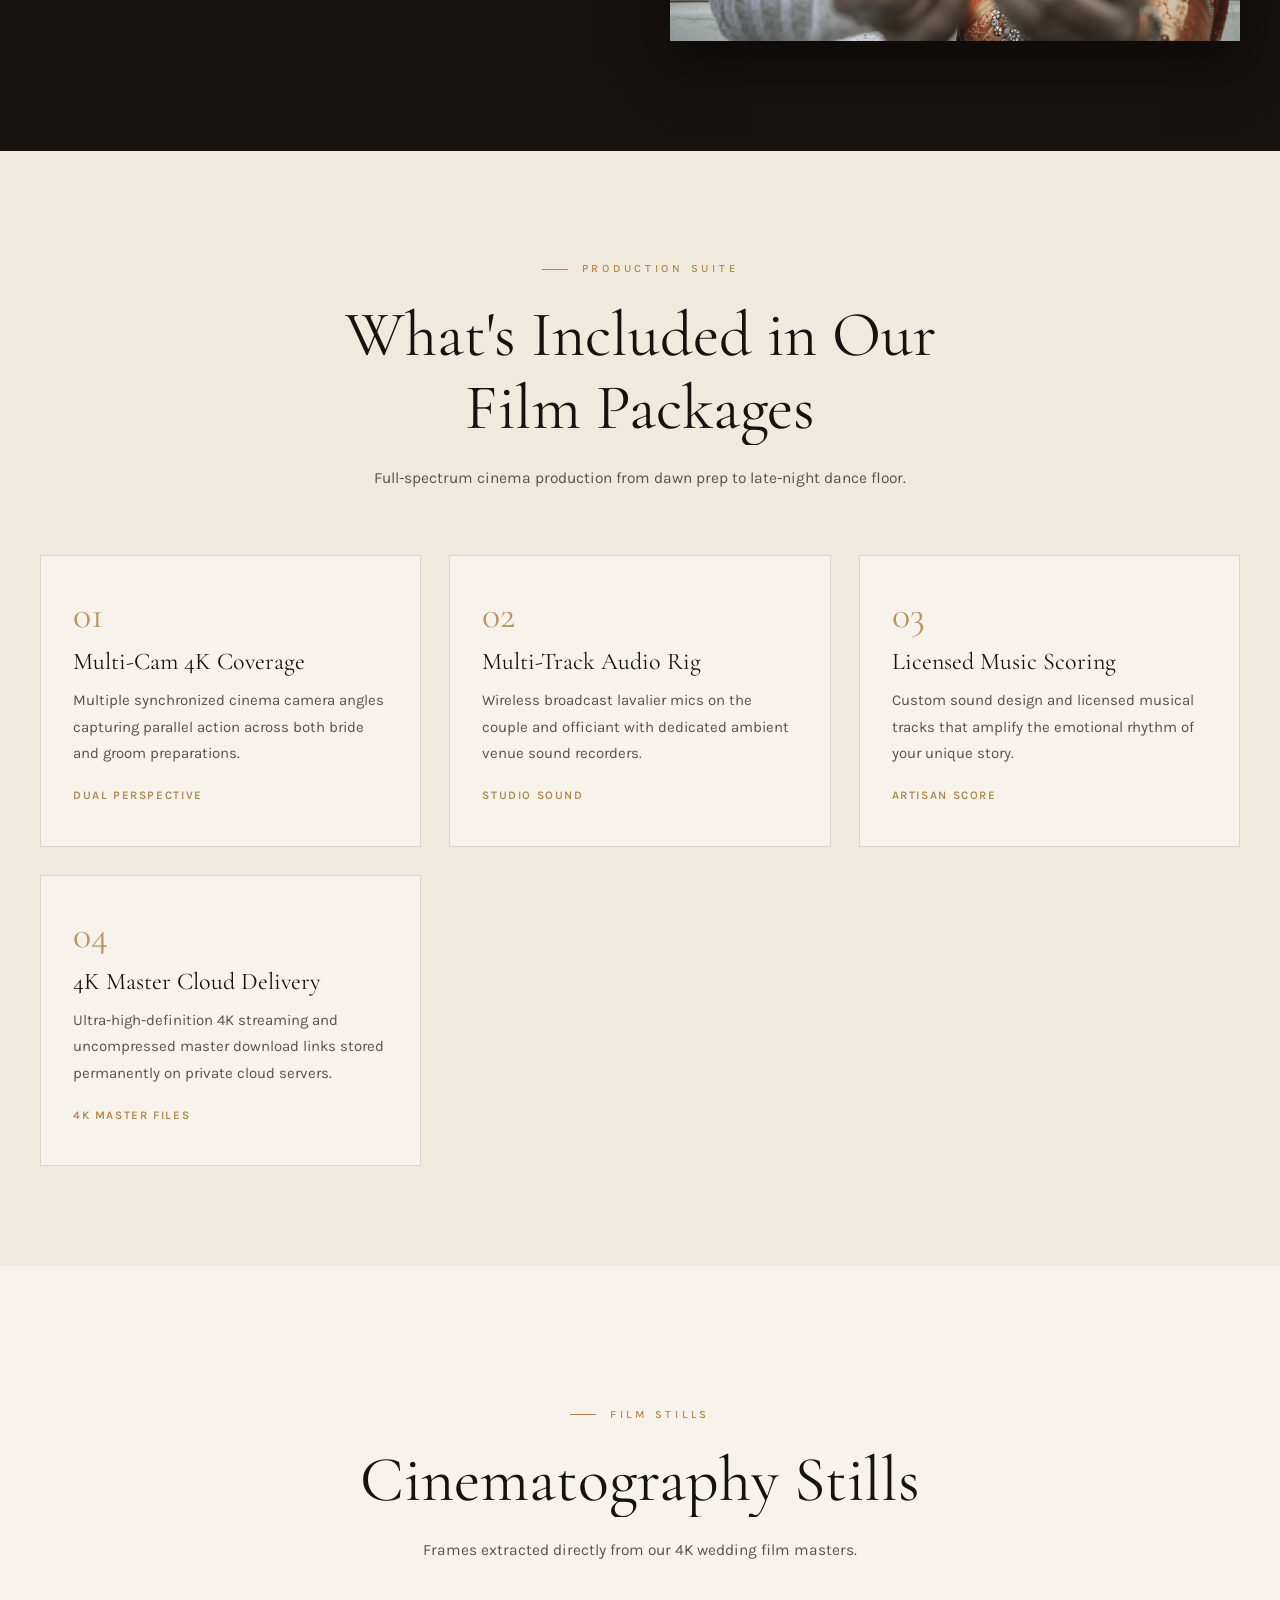
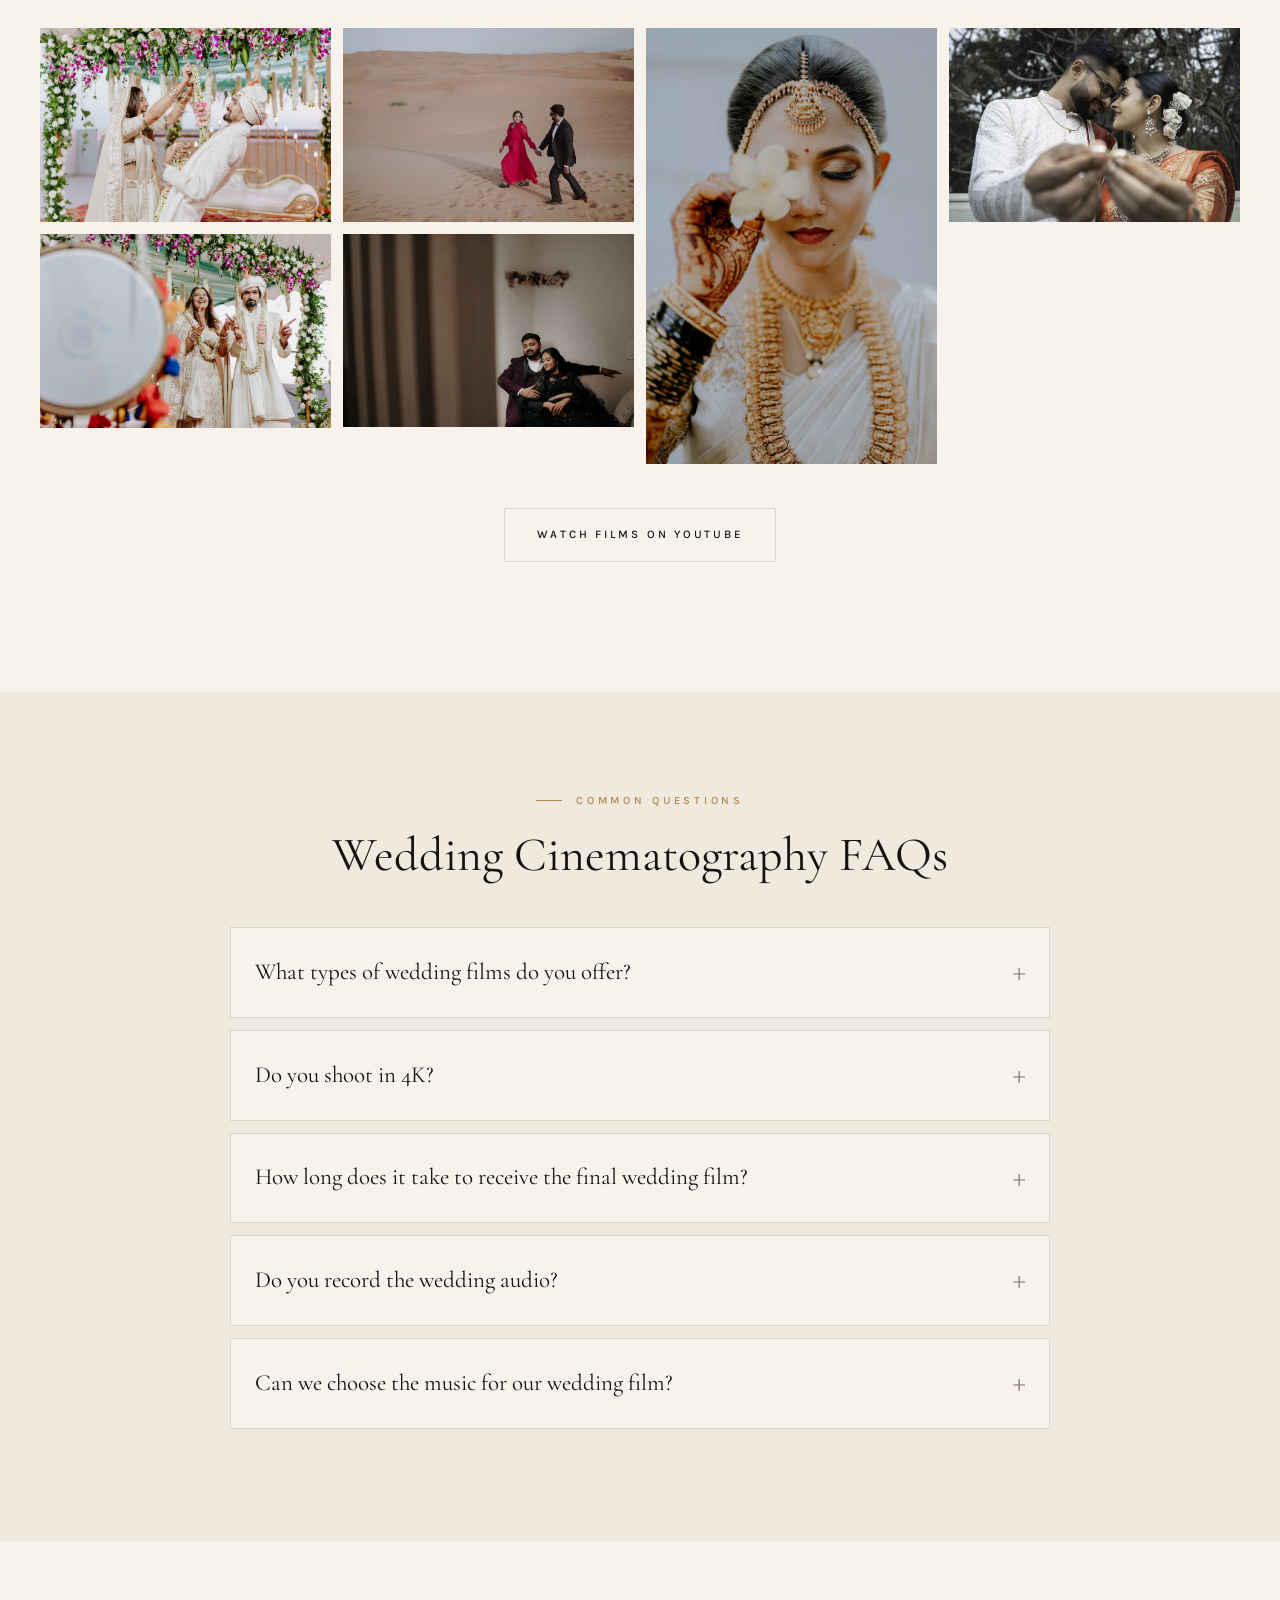
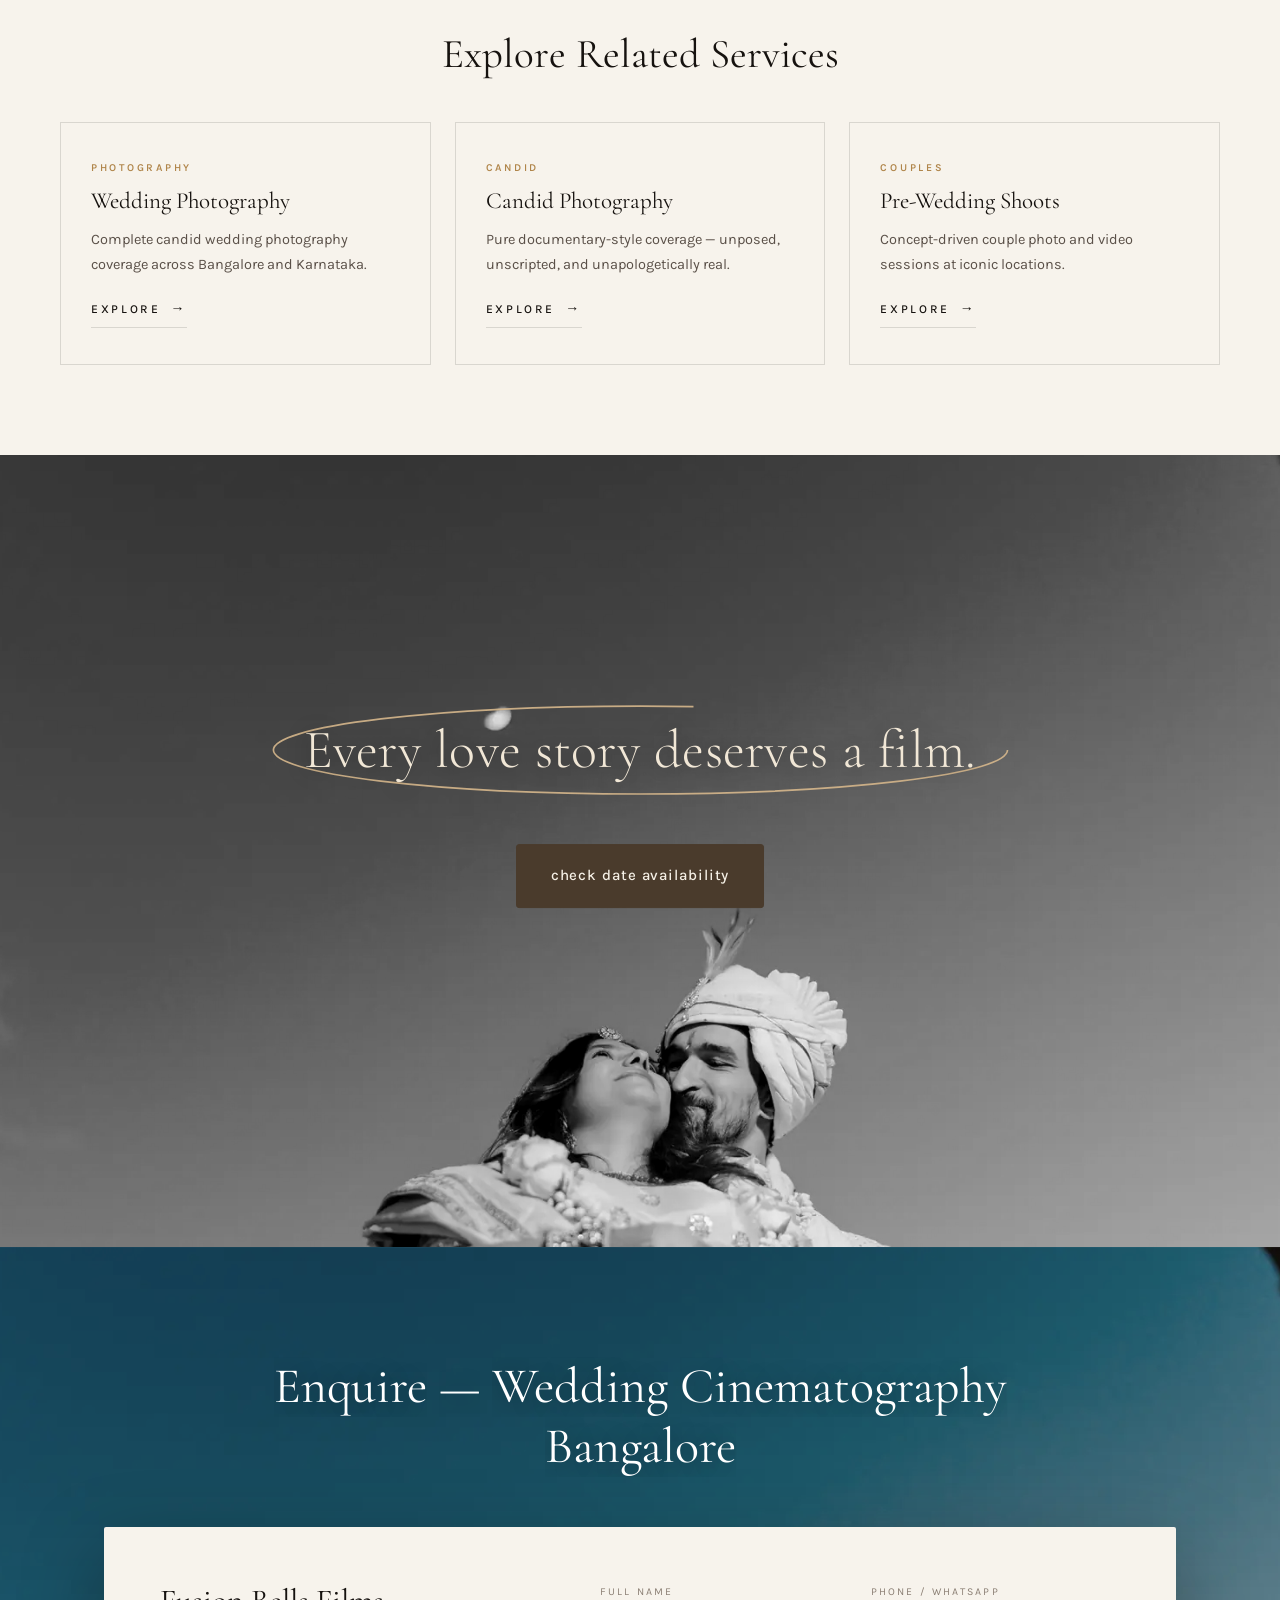
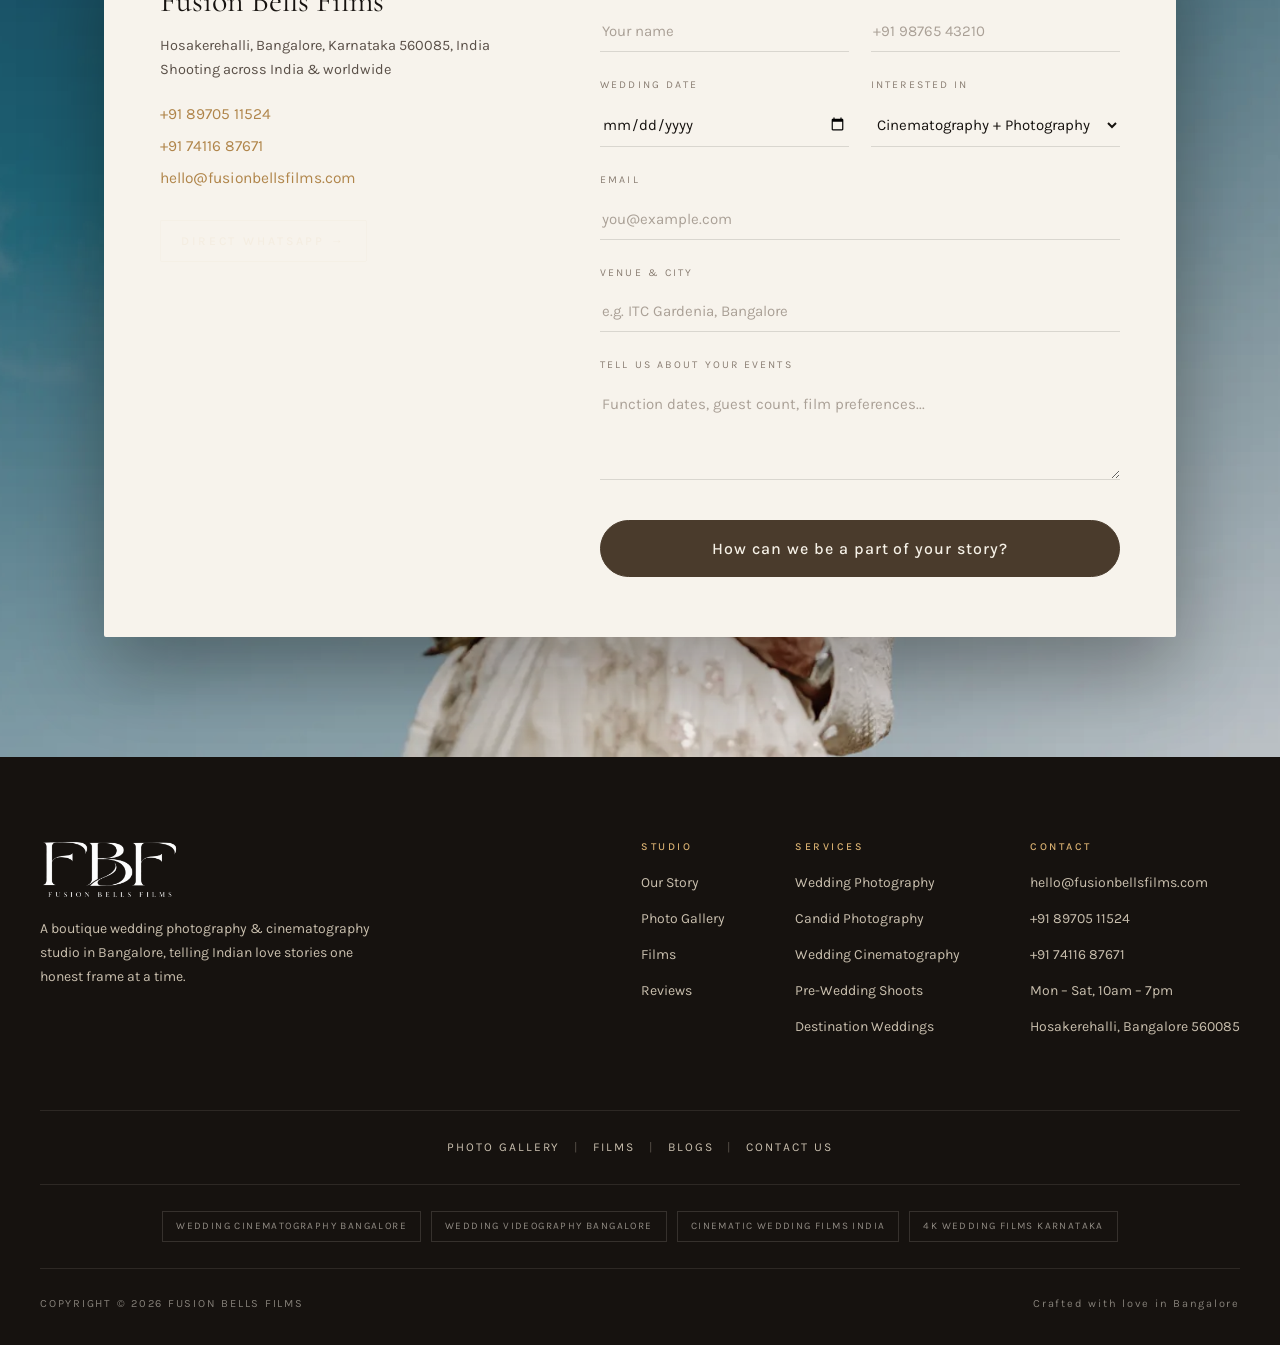
<file: wedding-cinematography-bangalore.html>
<!DOCTYPE html>
<html lang="en">
<head>
<meta charset="UTF-8">
<meta name="viewport" content="width=device-width, initial-scale=1.0">

<title>Wedding Cinematography &amp; Videography Bangalore | Fusion Bells Films</title>
<meta name="title" content="Wedding Cinematography & Videography Bangalore | Fusion Bells Films">
<meta name="description" content="Cinematic 4K wedding films, highlight reels & documentary edits by Fusion Bells Films, Bangalore. Hand-graded, emotionally honest wedding videography across Karnataka & India.">
<meta name="keywords" content="wedding cinematography bangalore, wedding videography bangalore, cinematic wedding films bangalore, wedding video packages bangalore, wedding highlight reel bangalore, 4k wedding film india">
<meta name="author" content="Fusion Bells Films — Anantha Ramu">
<meta name="robots" content="index, follow, max-image-preview:large, max-snippet:-1, max-video-preview:-1">
<link rel="canonical" href="https://fusionbellsfilms.com/wedding-cinematography-bangalore">

<meta name="geo.region" content="IN-KA">
<meta name="geo.placename" content="Bangalore, Karnataka">
<meta name="geo.position" content="12.9333305;77.5361861">
<meta name="ICBM" content="12.9333305, 77.5361861">

<meta property="og:type" content="website">
<meta property="og:url" content="https://fusionbellsfilms.com/wedding-cinematography-bangalore">
<meta property="og:title" content="Wedding Cinematography & Videography Bangalore | Fusion Bells Films">
<meta property="og:description" content="Cinematic 4K wedding films and documentary edits. Hand-graded, emotionally honest wedding videography across Bangalore & India.">
<meta property="og:image" content="https://lh3.googleusercontent.com/d/1tW6i02qYJrr94DZh-M144HtvmTKJtkH-=w1200">
<meta property="og:site_name" content="Fusion Bells Films">
<meta property="og:locale" content="en_IN">

<meta name="twitter:card" content="summary_large_image">
<meta name="twitter:title" content="Wedding Cinematography & Videography Bangalore | Fusion Bells Films">
<meta name="twitter:description" content="Cinematic 4K wedding films and documentary edits in Bangalore. Hand-graded, emotionally honest storytelling.">
<meta name="twitter:image" content="https://lh3.googleusercontent.com/d/1tW6i02qYJrr94DZh-M144HtvmTKJtkH-=w1200">

<meta name="theme-color" content="#F7F3EC">

<link rel="preconnect" href="https://fonts.googleapis.com">
<link rel="preconnect" href="https://fonts.gstatic.com" crossorigin>
<link href="https://fonts.googleapis.com/css2?family=Bodoni+Moda:opsz,wght@6..96,600;6..96,700&family=Caveat+Brush&family=Cormorant+Garamond:ital,wght@0,300;0,400;0,500;0,600;1,300;1,400;1,500&family=Karla:ital,wght@0,300;0,400;0,500;0,600;1,400&family=Kaushan+Script&family=Permanent+Marker&family=Playfair+Display:ital,wght@0,600;0,700;1,600&family=Plus+Jakarta+Sans:wght@500;600;700&family=Sedgwick+Ave+Display&display=swap" rel="stylesheet">
<link rel="icon" type="image/png" href="images/logo-mark.png">
<link rel="apple-touch-icon" href="images/logo-mark.png">
<link rel="stylesheet" href="styles.css">

<script type="application/ld+json">
{
  "@context": "https://schema.org",
  "@type": "Service",
  "name": "Wedding Cinematography & Videography in Bangalore",
  "description": "Cinematic 4K wedding films, highlight reels, teasers, and full-length documentary edits. Hand-graded storytelling for weddings across Bangalore and India.",
  "provider": { "@type": "PhotographyBusiness", "@id": "https://fusionbellsfilms.com/#business", "name": "Fusion Bells Films", "url": "https://fusionbellsfilms.com/" },
  "areaServed": [{ "@type": "City", "name": "Bangalore" }, { "@type": "AdministrativeArea", "name": "Karnataka" }],
  "serviceType": "Wedding Cinematography",
  "url": "https://fusionbellsfilms.com/wedding-cinematography-bangalore"
}
</script>
<script type="application/ld+json">
{
  "@context": "https://schema.org", "@type": "BreadcrumbList",
  "itemListElement": [
    { "@type": "ListItem", "position": 1, "name": "Home", "item": "https://fusionbellsfilms.com/" },
    { "@type": "ListItem", "position": 2, "name": "Wedding Cinematography Bangalore", "item": "https://fusionbellsfilms.com/wedding-cinematography-bangalore" }
  ]
}
</script>
<script type="application/ld+json">
{
  "@context": "https://schema.org", "@type": "FAQPage",
  "mainEntity": [
    { "@type": "Question", "name": "What types of wedding films do you offer?", "acceptedAnswer": { "@type": "Answer", "text": "We offer four formats: (1) Highlight Reel — a 3–5 minute cinematic edit set to music, (2) Teaser — a 60–90 second social-media-ready clip delivered within 7 days, (3) Full Documentary — a 20–45 minute film capturing the entire day chronologically with live audio, and (4) Same-Day Edit — a film cut and screened at your reception the same evening." } },
    { "@type": "Question", "name": "Do you shoot in 4K?", "acceptedAnswer": { "@type": "Answer", "text": "Yes, all our wedding films are shot in 4K resolution using cinema-grade cameras. This gives us the flexibility to crop, stabilise, and reframe in post-production without any loss of quality. Final delivery can be in 4K or Full HD depending on your preference." } },
    { "@type": "Question", "name": "How long does it take to receive the final wedding film?", "acceptedAnswer": { "@type": "Answer", "text": "Teasers are delivered within 5–7 days. Highlight reels take 6–8 weeks. Full documentary films take 8–10 weeks. Same-day edits are screened at your reception. Rush delivery is available for teasers and highlights." } },
    { "@type": "Question", "name": "Do you record the wedding audio (vows, speeches)?", "acceptedAnswer": { "@type": "Answer", "text": "Absolutely. We use wireless lavalier microphones on the couple and the officiant, plus a dedicated audio recorder near the sound system. This means every vow, every speech, and every blessing is captured in crystal-clear audio — not distant, muffled room sound." } },
    { "@type": "Question", "name": "Can we choose the music for our wedding film?", "acceptedAnswer": { "@type": "Answer", "text": "Yes, we encourage it. If you have songs that are meaningful to your relationship, share them with us. We also have a curated library of licensed tracks if you'd prefer us to score the film. The final music is always approved by you before delivery." } }
  ]
}
</script>

<script async src="https://www.googletagmanager.com/gtag/js?id=G-WK0SJ8WE1C"></script>
<script>window.dataLayer=window.dataLayer||[];function gtag(){dataLayer.push(arguments);}gtag('js',new Date());gtag('config','G-WK0SJ8WE1C');</script>
</head>
<body>

<div class="loader" id="loader"><div class="loader-inner"><img src="images/logo-wordmark.png" alt="Fusion Bells Films" class="loader-mark"><span class="loader-word">Fusion Bells Films</span><span class="loader-bar"><i></i></span></div></div>

<header class="site-nav" id="siteNav"><div class="wrap nav-inner"><nav class="nav-links nav-left" aria-label="Primary"><a href="index.html">Home</a><a href="gallery.html">Gallery</a><span class="has-dropdown"><a href="#" class="active" onclick="return false">Services</a><span class="dropdown"><a href="wedding-photography-bangalore.html">Wedding Photography</a><a href="candid-wedding-photography-bangalore.html">Candid Photography</a><a href="wedding-cinematography-bangalore.html">Wedding Cinematography</a><a href="pre-wedding-photoshoot-bangalore.html">Pre-Wedding Shoots</a><a href="destination-wedding-photographer.html">Destination Weddings</a></span></span></nav><a href="index.html" class="brand" aria-label="Fusion Bells Films — home"><img src="images/logo-wordmark.png" alt="Fusion Bells Films" class="brand-mark"></a><nav class="nav-links nav-right" aria-label="Secondary"><a href="index.html#story">About Us</a><a href="index.html#journal">Our Blog</a><a href="index.html#contact">Contact Us</a></nav><button class="nav-toggle" id="navToggle" aria-label="Open menu" aria-expanded="false"><span class="nt-label" id="ntLabel">Menu</span><span class="nt-bars"><i></i><i></i></span></button></div><div class="scroll-progress" aria-hidden="true"><i id="scrollProgress"></i></div></header>

<div class="menu-overlay" id="menuOverlay"><div class="menu-inner wrap"><div class="menu-links"><a href="index.html"><em>01</em>Home</a><a href="gallery.html"><em>02</em>Gallery</a><a href="wedding-photography-bangalore.html"><em>03</em>Wedding Photography</a><a href="wedding-cinematography-bangalore.html"><em>04</em>Wedding Cinematography</a><a href="pre-wedding-photoshoot-bangalore.html"><em>05</em>Pre-Wedding Shoots</a><a href="index.html#story"><em>06</em>About Us</a><a href="index.html#contact"><em>07</em>Contact Us</a></div><div class="menu-aside"><div class="ma-block"><span class="lbl">Studio</span><p>Hosakerehalli, Bangalore 560085<br>Shooting across India &amp; worldwide</p></div><div class="ma-block"><span class="lbl">Enquiries</span><p><a href="tel:+918970511524">+91 89705 11524</a><br><a href="tel:+917411687671">+91 74116 87671</a><br><a href="mailto:hello@fusionbellsfilms.com">hello@fusionbellsfilms.com</a></p></div><div class="ma-block"><span class="lbl">Follow</span><p><a href="https://instagram.com/fusionbellsfilms" target="_blank" rel="noopener">Instagram</a> &nbsp;/&nbsp; <a href="https://youtube.com/@fusionbellsfilms" target="_blank" rel="noopener">YouTube</a> &nbsp;/&nbsp; <a href="https://facebook.com/fusionbellsfilms" target="_blank" rel="noopener">Facebook</a></p></div></div></div></div>

<div class="wrap"><nav class="breadcrumb" aria-label="Breadcrumb"><a href="index.html">Home</a><span class="sep">›</span><a href="gallery.html">Services</a><span class="sep">›</span><span class="current">Wedding Cinematography Bangalore</span></nav></div>

<!-- ============ LUXURY HERO ============ -->
<section class="svc-hero">
  <div class="svc-hero-bg" style="background-image:url('images/light-dancers.webp')"></div>
  <div class="wrap svc-hero-content">
    <div class="svc-hero-badge">4K Cinema &middot; Teasers &middot; Documentary</div>
    <h1 class="split">Wedding Cinematography<br><span class="italic">in Bangalore</span></h1>
    <p class="svc-hero-sub">Your wedding told like the cinema it always was — 4K digital cinema cameras, live multi-track audio recording, and hand colour-grading scored to the rhythm of your love.</p>
    <div class="svc-hero-actions">
      <a href="#contact" class="btn btn-solid">Book Cinematography</a>
      <a href="https://youtube.com/@fusionbellsfilms" target="_blank" rel="noopener" class="btn btn-ghost-light">Watch On YouTube &rarr;</a>
    </div>
  </div>
  <div class="svc-hero-tagline">Cinematic Film Studio &mdash; Bangalore</div>
</section>

<!-- ============ MARQUEE TICKER ============ -->
<div class="marquee-band">
  <div class="marquee-track">
    <span>4K Cinema</span><span>Live Multi-Track Audio</span><span>Drone Aerials</span><span>Hand-Graded Color</span><span>Highlight Reels</span><span>Documentary Edits</span><span>Same-Day Edits</span>
    <span>4K Cinema</span><span>Live Multi-Track Audio</span><span>Drone Aerials</span><span>Hand-Graded Color</span><span>Highlight Reels</span><span>Documentary Edits</span><span>Same-Day Edits</span>
  </div>
</div>

<!-- ============ STATS BAR ============ -->
<section class="svc-stats-bar">
  <div class="wrap svc-stats-grid">
    <div class="svc-stat-item reveal">
      <b>4K<span>HDR</span></b>
      <span class="lbl">Cinema Master Format</span>
    </div>
    <div class="svc-stat-item reveal reveal-d1">
      <b>276<span>+</span></b>
      <span class="lbl">Wedding Films Directed</span>
    </div>
    <div class="svc-stat-item reveal reveal-d2">
      <b>100<span>%</span></b>
      <span class="lbl">Live Audio Mastered</span>
    </div>
    <div class="svc-stat-item reveal reveal-d3">
      <b>5.0<span>★</span></b>
      <span class="lbl">Google Client Rating</span>
    </div>
  </div>
</section>

<!-- ============ EDITORIAL STORY SECTION ============ -->
<section class="svc-editorial">
  <div class="wrap svc-editorial-grid">
    <div class="svc-ed-media reveal">
      <img class="main-img" src="images/haldi-action.webp" alt="Cinematic moment during a Bangalore wedding ceremony" loading="lazy">
      <div class="floating-stamp">
        <div class="fs-num">4K</div>
        <div class="fs-lbl">Cinema grade sensors &amp; anamorphic lenses</div>
      </div>
    </div>
    <div class="svc-ed-copy reveal reveal-d1">
      <span class="eyebrow">Film Philosophy</span>
      <h2>Not just a wedding video &mdash; <span class="italic">a cinematic heirloom.</span></h2>
      <p>There is a world of difference between a typical wedding video and a cinema-grade wedding film. A video simply logs events on a tripod. A film evokes the exact emotional resonance of being there — the shiver in a voice, the laughter in the courtyard, and the swell of the shehnai.</p>
      <div class="pull-quote">
        &ldquo;We record the speeches in full. The live acoustic vows. The exact second a brother's voice breaks. Nothing is staged, because the film is only ever as honest as your day was.&rdquo;
      </div>
      <p>Every frame is individually colour-graded in-house in DaVinci Resolve. We reject harsh digital sharpness in favour of a warm, organic filmic palette that honours your skin tones and wedding décor.</p>
    </div>
  </div>
</section>

<!-- ============ QUOTE BREAK ============ -->
<section class="value">
  <div class="wrap">
    <h2 class="value-line split reveal">Every wedding is a feature film<br><span class="italic">waiting to be cut.</span></h2>
    <p class="value-sub reveal reveal-d2">We capture the audio, the movement, and the heartbeat of your celebration &mdash;<br class="hide-mob">two crafts, one crew, one shared creative obsession.</p>
  </div>
</section>

<!-- ============ DARK CINEMATIC SECTION ============ -->
<section class="svc-dark-band">
  <div class="wrap">
    <span class="eyebrow reveal">The Formats</span>
    <h2 class="split reveal reveal-d1">Films tailored to <span class="italic">every screen and memory.</span></h2>
    <div class="svc-dark-grid">
      <div class="reveal reveal-d2">
        <p><strong>Cinematic Teaser (60–90 sec):</strong> Fast-paced, dynamic vertical and widescreen cuts delivered within 7 days for Instagram and family WhatsApp groups.</p>
        <p style="margin-top:14px;"><strong>Signature Highlight Reel (3–5 min):</strong> Our flagship storytelling edit set to bespoke music, weaving vows, rituals, and celebration into a breathtaking short film.</p>
        <p style="margin-top:14px;"><strong>Full Documentary Feature (20–45 min):</strong> Complete chronological documentary capturing uncut speeches, complete rituals, and raw celebration.</p>
      </div>
      <div class="reveal reveal-d3">
        <img src="images/smoke-cannons.webp" alt="Cinematic wedding baraat with smoke cannons" style="width:100%; display:block; box-shadow:0 20px 50px rgba(0,0,0,.5);" loading="lazy">
      </div>
    </div>
  </div>
</section>

<!-- ============ DELIVERABLES BREAKDOWN ============ -->
<section class="svc-deliverables">
  <div class="wrap">
    <div class="section-head center reveal">
      <span class="eyebrow">Production Suite</span>
      <h2 class="split">What's Included in Our Film Packages</h2>
      <p>Full-spectrum cinema production from dawn prep to late-night dance floor.</p>
    </div>
    <div class="svc-deliv-grid">
      <div class="svc-deliv-card reveal">
        <div class="step-num">01</div>
        <h3>Multi-Cam 4K Coverage</h3>
        <p>Multiple synchronized cinema camera angles capturing parallel action across both bride and groom preparations.</p>
        <span class="timeline-tag">Dual Perspective</span>
      </div>
      <div class="svc-deliv-card reveal reveal-d1">
        <div class="step-num">02</div>
        <h3>Multi-Track Audio Rig</h3>
        <p>Wireless broadcast lavalier mics on the couple and officiant with dedicated ambient venue sound recorders.</p>
        <span class="timeline-tag">Studio Sound</span>
      </div>
      <div class="svc-deliv-card reveal reveal-d2">
        <div class="step-num">03</div>
        <h3>Licensed Music Scoring</h3>
        <p>Custom sound design and licensed musical tracks that amplify the emotional rhythm of your unique story.</p>
        <span class="timeline-tag">Artisan Score</span>
      </div>
      <div class="svc-deliv-card reveal reveal-d3">
        <div class="step-num">04</div>
        <h3>4K Master Cloud Delivery</h3>
        <p>Ultra-high-definition 4K streaming and uncompressed master download links stored permanently on private cloud servers.</p>
        <span class="timeline-tag">4K Master Files</span>
      </div>
    </div>
  </div>
</section>

<!-- ============ PORTFOLIO FRAMES ============ -->
<section class="work" id="portfolio">
  <div class="wrap">
    <div class="section-head center reveal">
      <span class="eyebrow">Film Stills</span>
      <h2 class="split">Cinematography Stills</h2>
      <p>Frames extracted directly from our 4K wedding film masters.</p>
    </div>
    <div class="contact-sheet" id="gallery">
      <div class="frame" data-cat="cinematography" data-full="images/varmala-moment.webp"><img src="images/varmala-moment.webp" loading="lazy" alt="Cinematic varmala still"><span class="frame-meta">Varmala &mdash; 4K Still</span></div>
      <div class="frame" data-cat="cinematography" data-full="images/mandap-laughter.webp"><img src="images/mandap-laughter.webp" loading="lazy" alt="Mandap ceremony film still"><span class="frame-meta">Mandap &mdash; Live Audio</span></div>
      <div class="frame" data-cat="cinematography" data-full="images/light-dancers.webp"><img src="images/light-dancers.webp" loading="lazy" alt="Sparkler reception film frame"><span class="frame-meta">Reception &mdash; Sparklers</span></div>
      <div class="frame" data-cat="cinematography" data-full="images/haldi-action.webp"><img src="images/haldi-action.webp" loading="lazy" alt="Haldi ceremony cinematic frame"><span class="frame-meta">Haldi &mdash; Motion Cut</span></div>
      <div class="frame" data-cat="cinematography" data-full="images/bride-firelight.webp"><img src="images/bride-firelight.webp" loading="lazy" alt="Bridal firelight cinematic portrait"><span class="frame-meta">Ritual &mdash; Firelight</span></div>
      <div class="frame" data-cat="cinematography" data-full="images/smoke-cannons.webp"><img src="images/smoke-cannons.webp" loading="lazy" alt="Baraat entry cinema still"><span class="frame-meta">Baraat &mdash; Drone &amp; Ground</span></div>
    </div>
    <div style="text-align:center; margin-top:44px;">
      <a href="https://youtube.com/@fusionbellsfilms" target="_blank" rel="noopener" class="btn btn-ghost">Watch Films on YouTube</a>
    </div>
  </div>
</section>

<!-- Lightbox Modal -->
<div class="lightbox" id="lightbox">
  <div class="lb-blur" id="lbBlur" aria-hidden="true"></div>
  <button class="lb-close" id="lbClose" aria-label="Close">&#10005;</button>
  <button class="lb-nav lb-prev" id="lbPrev" aria-label="Previous">&#10094;</button>
  <img alt="Previous photo" id="lbSidePrev" class="lb-side lb-side-prev" referrerpolicy="no-referrer" aria-hidden="true">
  <img alt="Wedding cinematography still by Fusion Bells Films" id="lbImg" referrerpolicy="no-referrer">
  <img alt="Next photo" id="lbSideNext" class="lb-side lb-side-next" referrerpolicy="no-referrer" aria-hidden="true">
  <button class="lb-nav lb-next" id="lbNext" aria-label="Next">&#10095;</button>
  <div class="lb-caption" id="lbCaption"></div>
</div>

<!-- ============ FAQ ACCORDION ============ -->
<section class="svc-faq">
  <div class="wrap">
    <span class="eyebrow reveal" style="display:flex; justify-content:center; margin-bottom:18px;">Common Questions</span>
    <h2 class="reveal">Wedding Cinematography FAQs</h2>
    <div class="faq-list reveal reveal-d1">
      <details><summary>What types of wedding films do you offer?</summary><div class="faq-body">We offer four formats: Teaser (60–90 sec, delivered in 5–7 days), Highlight Reel (3–5 min cinematic edit), Full Documentary (20–45 min with live audio), and Same-Day Edit (screened at your reception). Most couples choose the Highlight Reel + Teaser combination.</div></details>
      <details><summary>Do you shoot in 4K?</summary><div class="faq-body">Yes, all our wedding films are shot in 4K resolution using cinema-grade cameras. This gives us the flexibility to crop, stabilise, and reframe in post-production without any loss of quality.</div></details>
      <details><summary>How long does it take to receive the final wedding film?</summary><div class="faq-body">Teasers: 5–7 days. Highlight reels: 6–8 weeks. Full documentaries: 8–10 weeks. Same-day edits are screened at your reception. Rush delivery is available for teasers and highlights at an additional fee.</div></details>
      <details><summary>Do you record the wedding audio?</summary><div class="faq-body">Absolutely. We use wireless lavalier microphones on the couple and the officiant, plus a dedicated audio recorder near the sound system. Every vow, speech, and blessing is captured in crystal-clear audio.</div></details>
      <details><summary>Can we choose the music for our wedding film?</summary><div class="faq-body">Yes, we encourage it. Share songs meaningful to your relationship, or we'll score the film from our curated library of licensed tracks. The final music is always approved by you before delivery.</div></details>
    </div>
  </div>
</section>

<!-- ============ CROSSLINKS ============ -->
<section class="svc-crosslinks">
  <div class="wrap">
    <h2 class="reveal">Explore Related Services</h2>
    <div class="crosslink-grid">
      <a href="wedding-photography-bangalore.html" class="crosslink-card reveal"><span class="cl-eyebrow">Photography</span><h3>Wedding Photography</h3><p>Complete candid wedding photography coverage across Bangalore and Karnataka.</p><span class="link-arrow">Explore</span></a>
      <a href="candid-wedding-photography-bangalore.html" class="crosslink-card reveal reveal-d1"><span class="cl-eyebrow">Candid</span><h3>Candid Photography</h3><p>Pure documentary-style coverage — unposed, unscripted, and unapologetically real.</p><span class="link-arrow">Explore</span></a>
      <a href="pre-wedding-photoshoot-bangalore.html" class="crosslink-card reveal reveal-d2"><span class="cl-eyebrow">Couples</span><h3>Pre-Wedding Shoots</h3><p>Concept-driven couple photo and video sessions at iconic locations.</p><span class="link-arrow">Explore</span></a>
    </div>
  </div>
</section>

<!-- ============ PARALLAX CTA BAND ============ -->
<section class="cta-band" data-fx="drift" data-fx-scale="1.30">
  <div class="cta-bg" data-fx-target style="background-image:url('images/embrace-sky.webp')"></div>
  <div class="cta-inner" data-fx-counter>
    <h2 class="cta-line">
      <span class="cta-text">Every love story deserves a film.</span>
      <svg class="cta-ring" viewBox="0 0 640 90" preserveAspectRatio="none" aria-hidden="true">
        <ellipse cx="320" cy="45" rx="312" ry="36" fill="none" stroke="currentColor" stroke-width="1.4"/>
      </svg>
    </h2>
    <a href="#contact" class="btn btn-slab">Check Date Availability</a>
  </div>
</section>

<!-- ============ FULL CONTACT SECTION ============ -->
<section class="contact" id="contact">
  <div class="contact-bg" style="background-image:url('images/embrace-sky.webp')"></div>
  <div class="contact-inner">
    <h2 class="contact-title split">Enquire &mdash; Wedding Cinematography Bangalore</h2>
    <div class="contact-card">
      <div class="cc-grid">
        <div class="cc-studio reveal">
          <h4 class="cc-name">Fusion Bells Films</h4>
          <p class="cc-address">Hosakerehalli, Bangalore, Karnataka 560085, India<br>Shooting across India &amp; worldwide</p>
          <p class="cc-phones">
            <a href="tel:+918970511524">+91 89705 11524</a>
            <a href="tel:+917411687671">+91 74116 87671</a>
            <a href="mailto:hello@fusionbellsfilms.com">hello@fusionbellsfilms.com</a>
          </p>
          <div style="margin-top:28px;">
            <a href="https://wa.me/918970511524?text=Hi%20Fusion%20Bells%20Films%2C%20I%27d%20love%20to%20enquire%20about%20wedding%20cinematography." target="_blank" rel="noopener" class="btn btn-ghost-light" style="font-size:12px; padding:10px 20px;">Direct WhatsApp &rarr;</a>
          </div>
        </div>

        <div class="cc-form reveal reveal-d1">
          <form id="enquiryForm">
            <div class="row2">
              <div class="field">
                <label for="fName">Full name</label>
                <input id="fName" name="name" type="text" required maxlength="60" minlength="2" autocomplete="name" placeholder="Your name">
              </div>
              <div class="field">
                <label for="fPhone">Phone / WhatsApp</label>
                <input id="fPhone" name="phone" type="tel" required maxlength="16" minlength="10" inputmode="tel" autocomplete="tel" placeholder="+91 98765 43210">
              </div>
            </div>
            <div class="row2">
              <div class="field">
                <label for="fDate">Wedding date</label>
                <input id="fDate" name="date" type="date">
              </div>
              <div class="field">
                <label for="fService">Interested in</label>
                <select id="fService" name="service">
                  <option selected>Cinematography + Photography</option>
                  <option>Cinematography only</option>
                  <option>Highlight reel only</option>
                  <option>Pre-wedding film</option>
                </select>
              </div>
            </div>
            <div class="field">
              <label for="fEmail">Email</label>
              <input id="fEmail" name="email" type="email" maxlength="100" autocomplete="email" placeholder="you@example.com">
            </div>
            <div class="field">
              <label for="fVenue">Venue &amp; city</label>
              <input id="fVenue" name="venue" type="text" maxlength="120" placeholder="e.g. ITC Gardenia, Bangalore">
            </div>
            <div class="field">
              <label for="fMsg">Tell us about your events</label>
              <textarea id="fMsg" name="message" maxlength="2000" placeholder="Function dates, guest count, film preferences..."></textarea>
            </div>

            <div class="hp" aria-hidden="true">
              <label for="fCompany">Company</label>
              <input id="fCompany" name="company" type="text" tabindex="-1" autocomplete="off">
            </div>

            <button type="submit" class="btn btn-slab cc-submit" id="formSubmit">How can we be a part of your story?</button>
            <p class="form-msg" id="formMsg" role="status"></p>
          </form>
        </div>
      </div>
    </div>
  </div>
</section>

<footer><div class="wrap"><div class="footer-top"><div class="footer-brand"><img src="images/logo-wordmark.png" alt="Fusion Bells Films" class="footer-logo"><p>A boutique wedding photography &amp; cinematography studio in Bangalore, telling Indian love stories one honest frame at a time.</p></div><div class="footer-cols"><div class="footer-col"><h4>Studio</h4><a href="index.html#story">Our Story</a><a href="gallery.html">Photo Gallery</a><a href="index.html#films">Films</a><a href="index.html#reviews">Reviews</a></div><div class="footer-col"><h4>Services</h4><a href="wedding-photography-bangalore.html">Wedding Photography</a><a href="candid-wedding-photography-bangalore.html">Candid Photography</a><a href="wedding-cinematography-bangalore.html">Wedding Cinematography</a><a href="pre-wedding-photoshoot-bangalore.html">Pre-Wedding Shoots</a><a href="destination-wedding-photographer.html">Destination Weddings</a></div><div class="footer-col"><h4>Contact</h4><a href="mailto:hello@fusionbellsfilms.com">hello@fusionbellsfilms.com</a><a href="tel:+918970511524">+91 89705 11524</a><a href="tel:+917411687671">+91 74116 87671</a><span>Mon – Sat, 10am – 7pm</span><span>Hosakerehalli, Bangalore 560085</span></div></div></div><nav class="footer-nav" aria-label="Footer"><a href="gallery.html">Photo Gallery</a><i>|</i><a href="index.html#films">Films</a><i>|</i><a href="index.html#journal">Blogs</a><i>|</i><a href="index.html#contact">Contact us</a></nav><div class="footer-tags"><span>Wedding Cinematography Bangalore</span><span>Wedding Videography Bangalore</span><span>Cinematic Wedding Films India</span><span>4K Wedding Films Karnataka</span></div><div class="footer-bottom"><span>COPYRIGHT &copy; <span id="year"></span> FUSION BELLS FILMS</span><span>Crafted with love in Bangalore</span></div></div></footer>

<button class="totop" id="toTop" aria-label="Back to top">&#8593;</button>
<div class="cookie" id="cookie" role="dialog" aria-label="Cookie preferences"><p>We use cookies to understand how visitors use this site so we can keep improving it. You can accept or decline — either way, the photographs stay.</p><div class="cookie-actions"><button class="btn btn-solid btn-sm" id="cookieAccept">Accept</button><button class="btn btn-ghost btn-sm" id="cookieDecline">Decline</button></div></div>
<script src="app.js"></script>
</body>
</html>
</file>
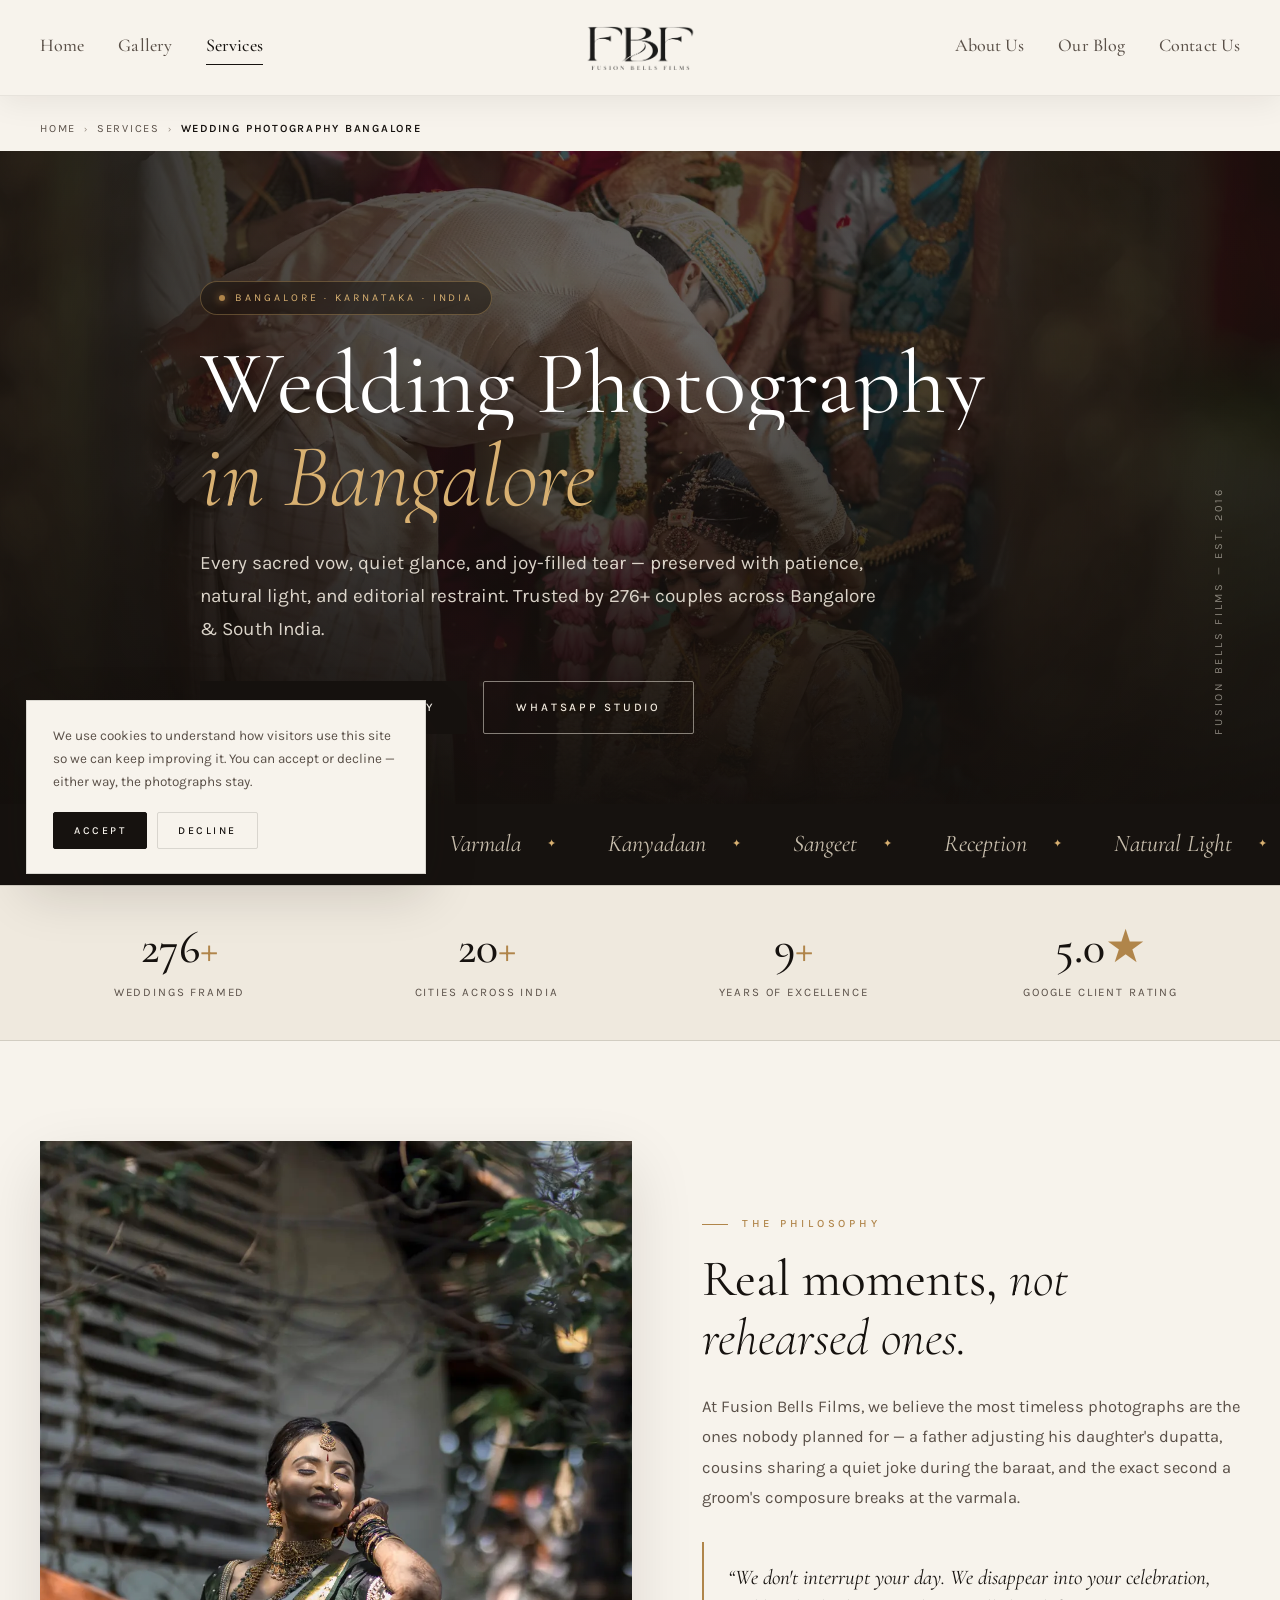
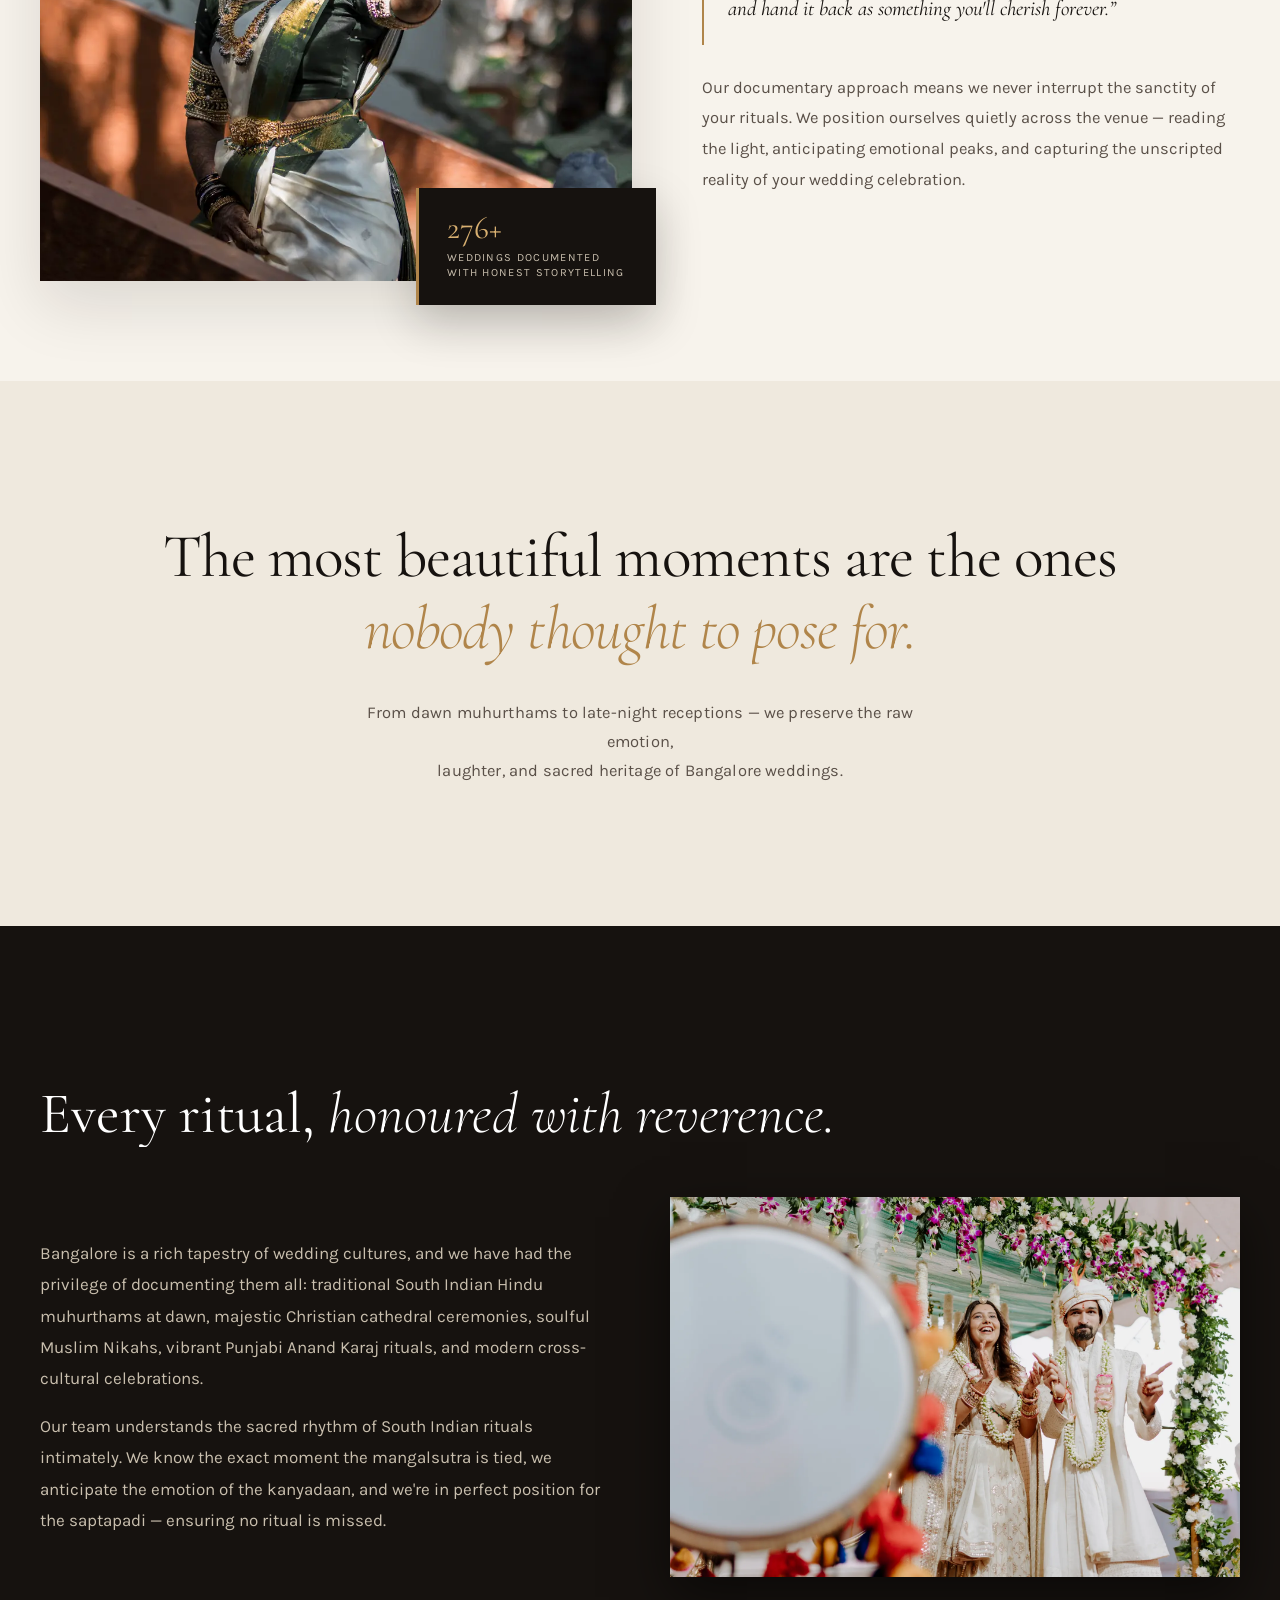
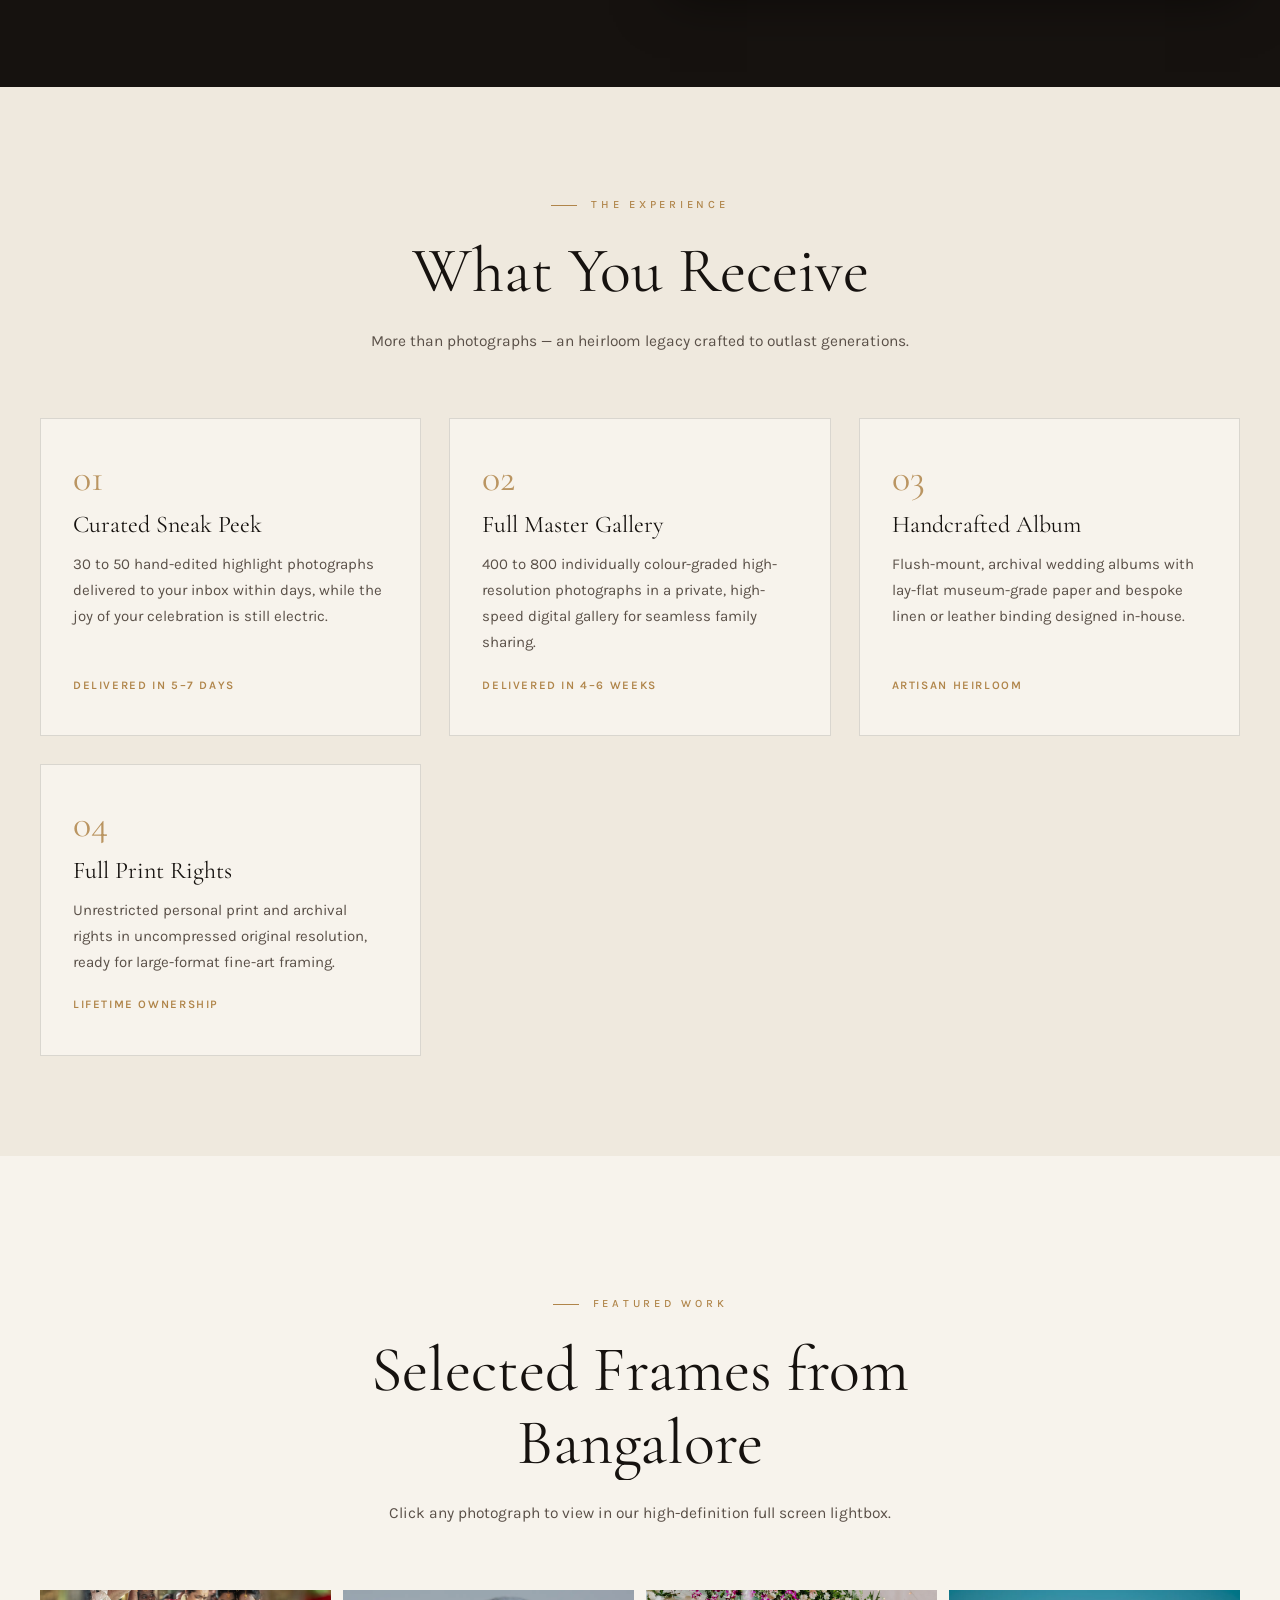
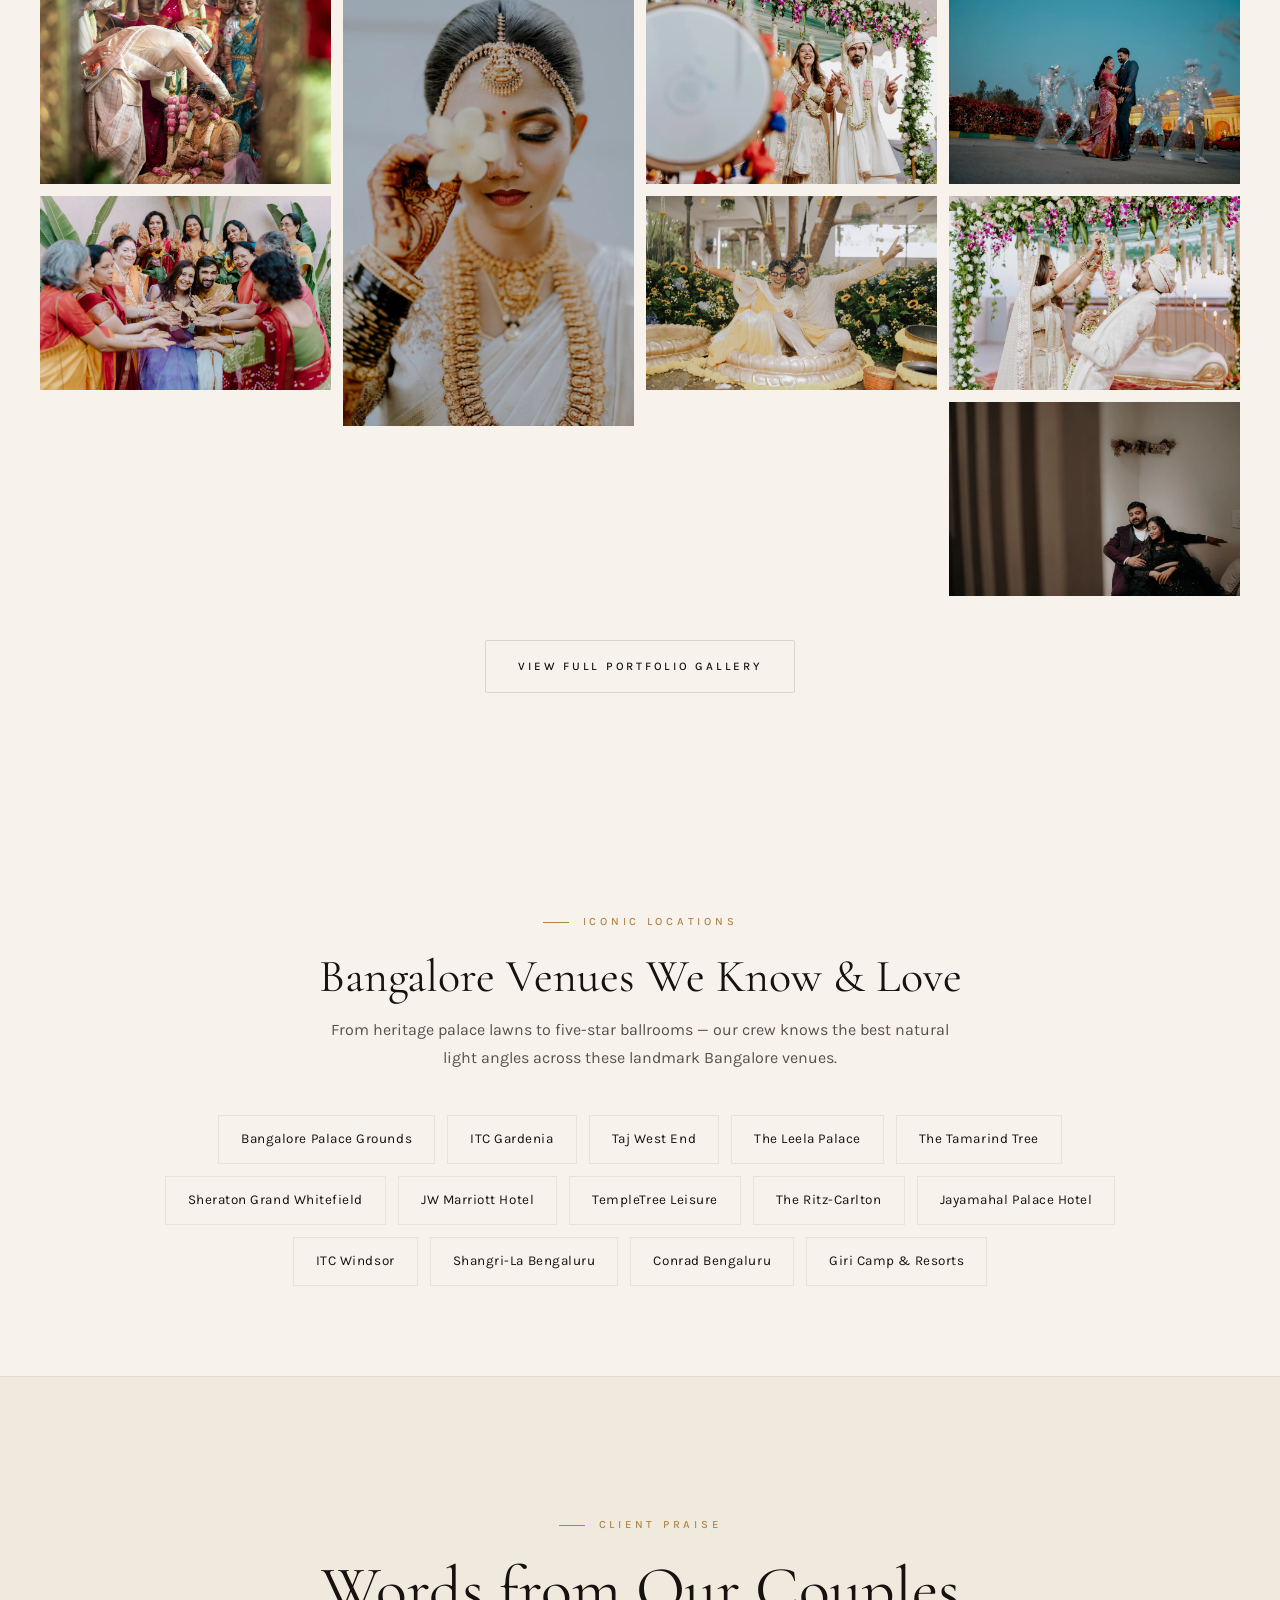
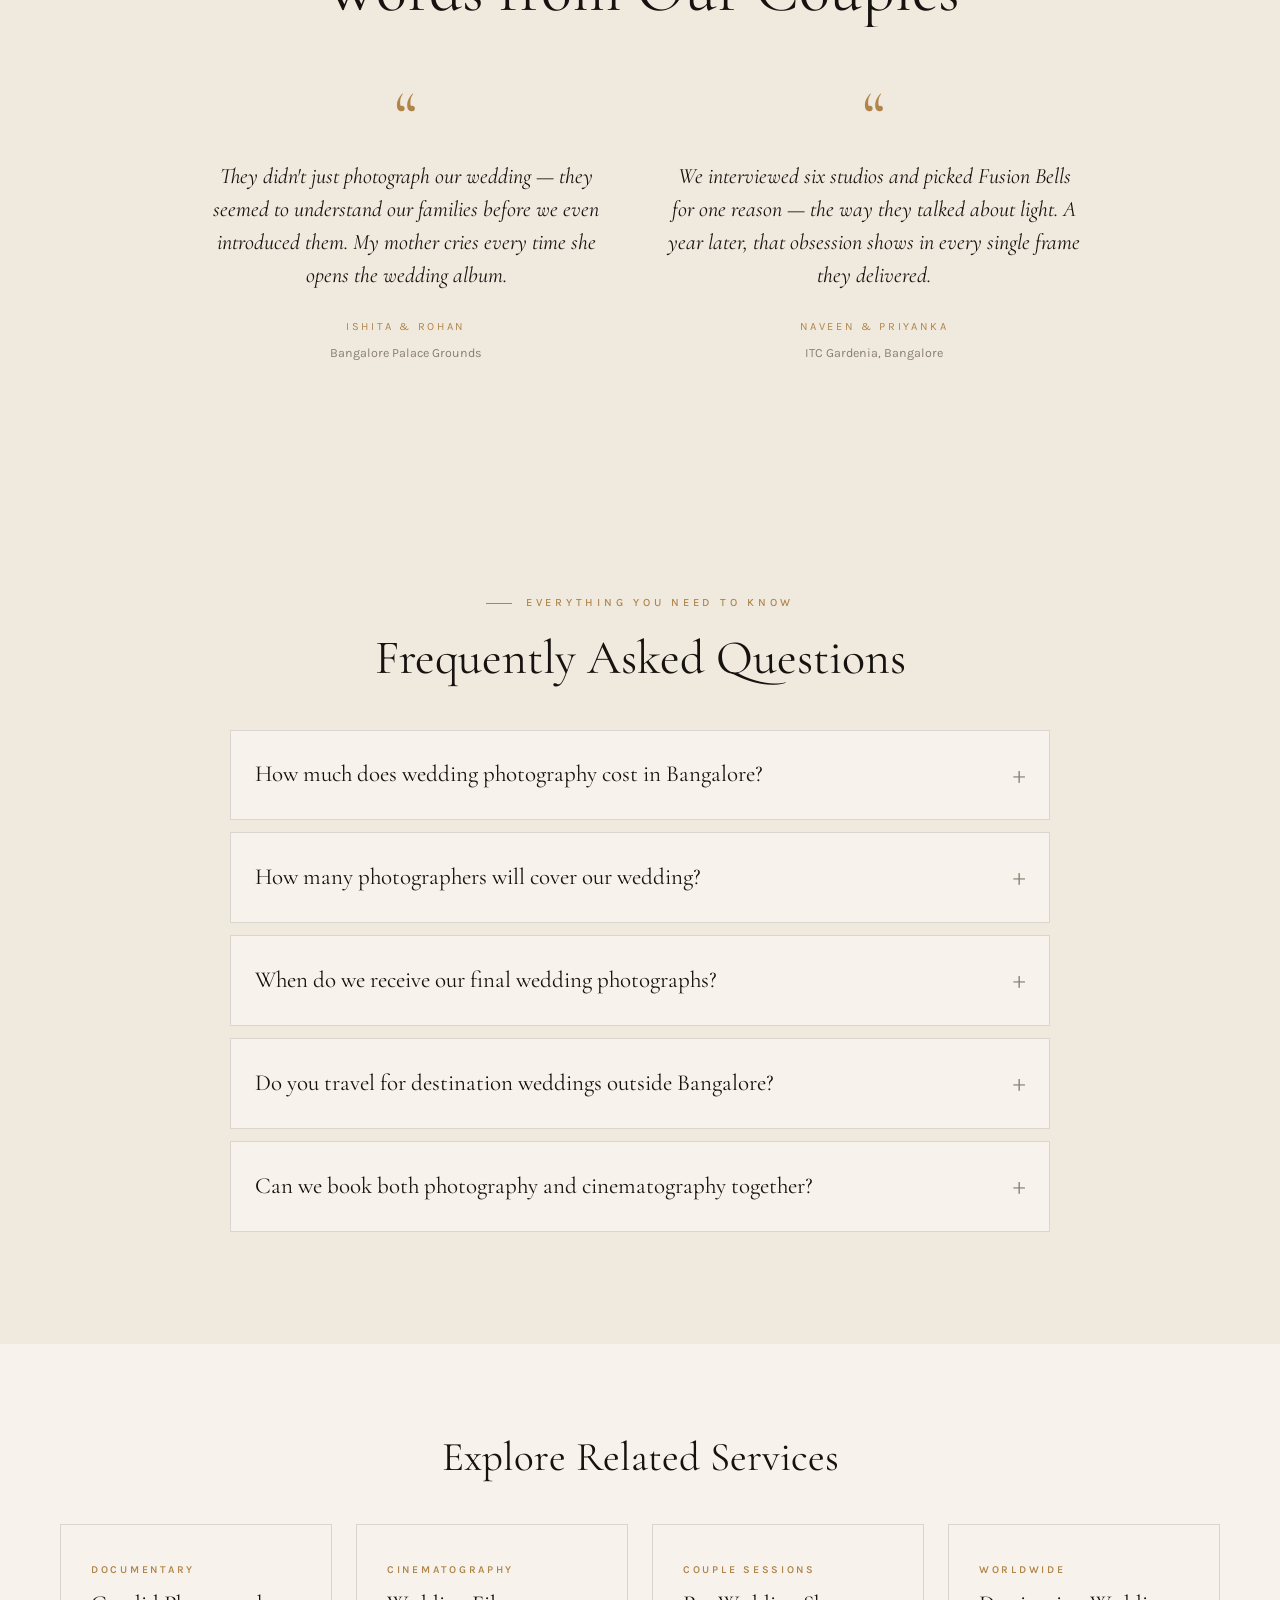
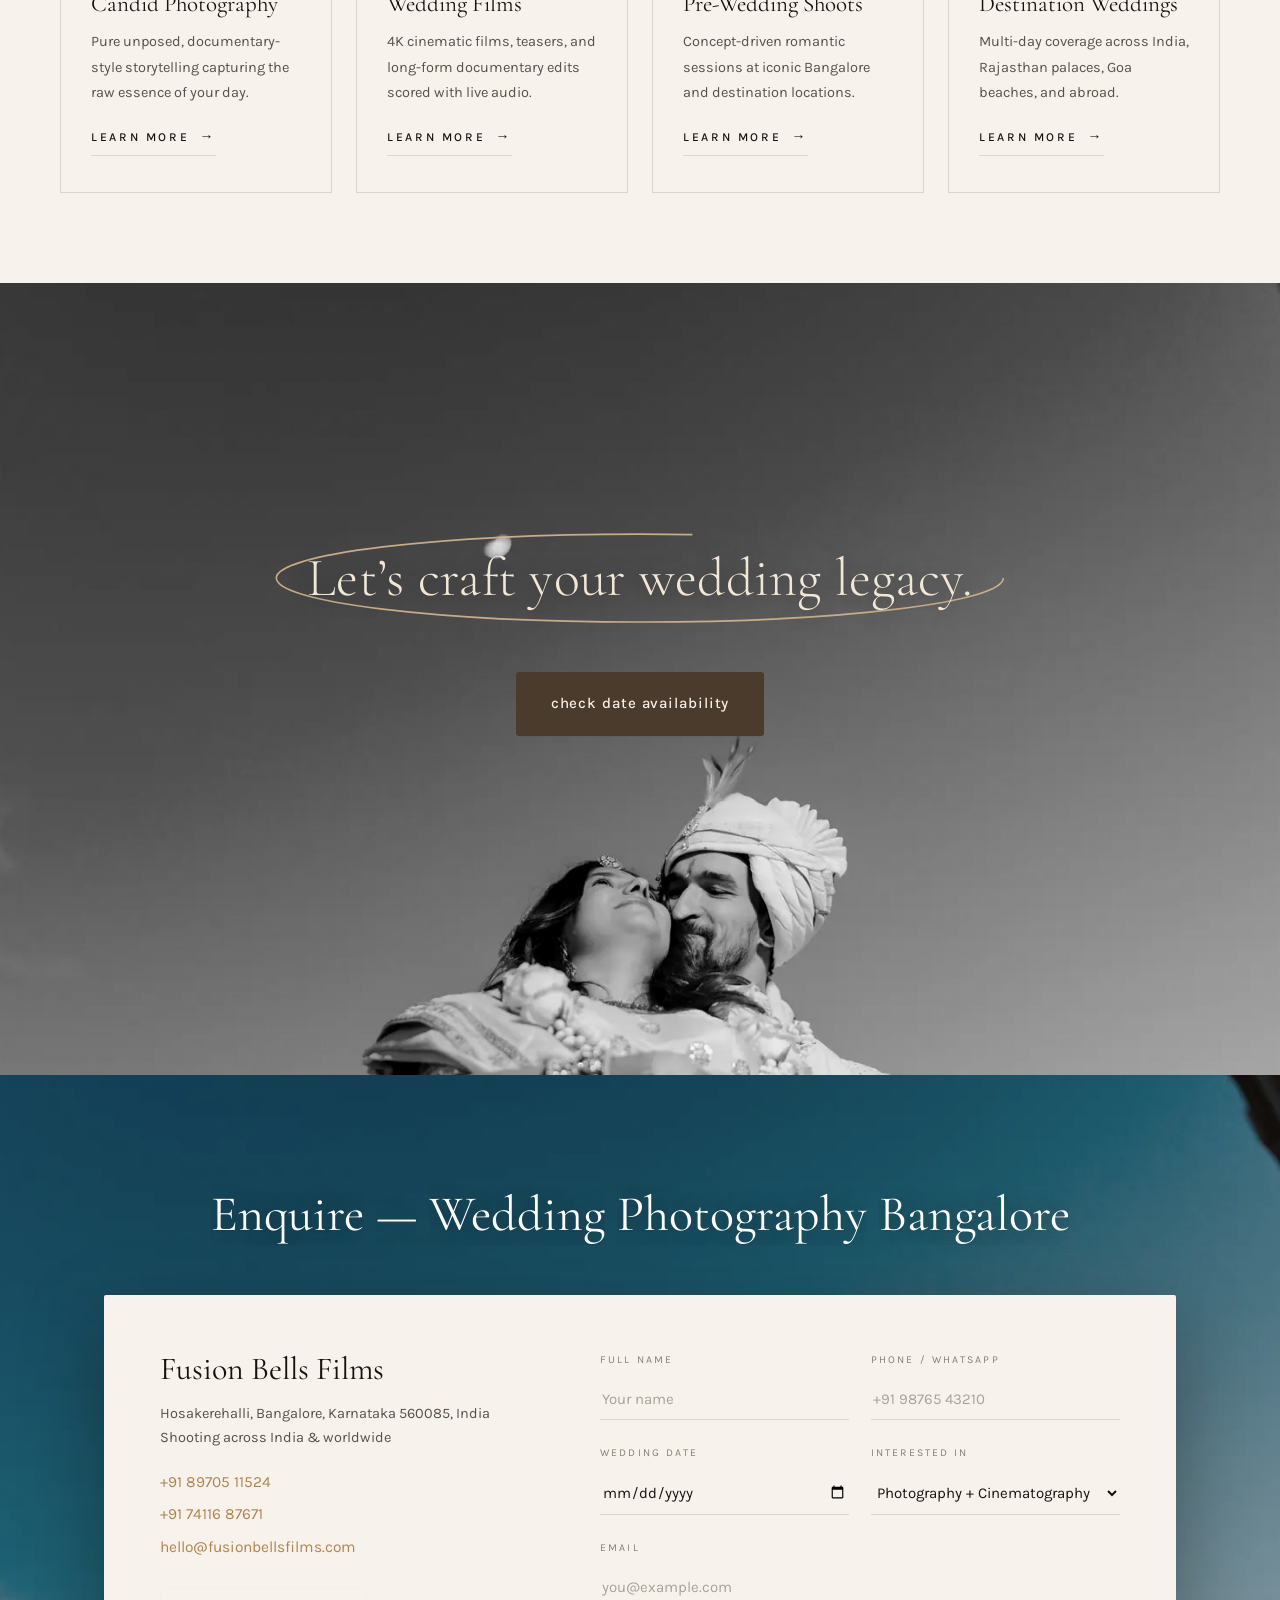
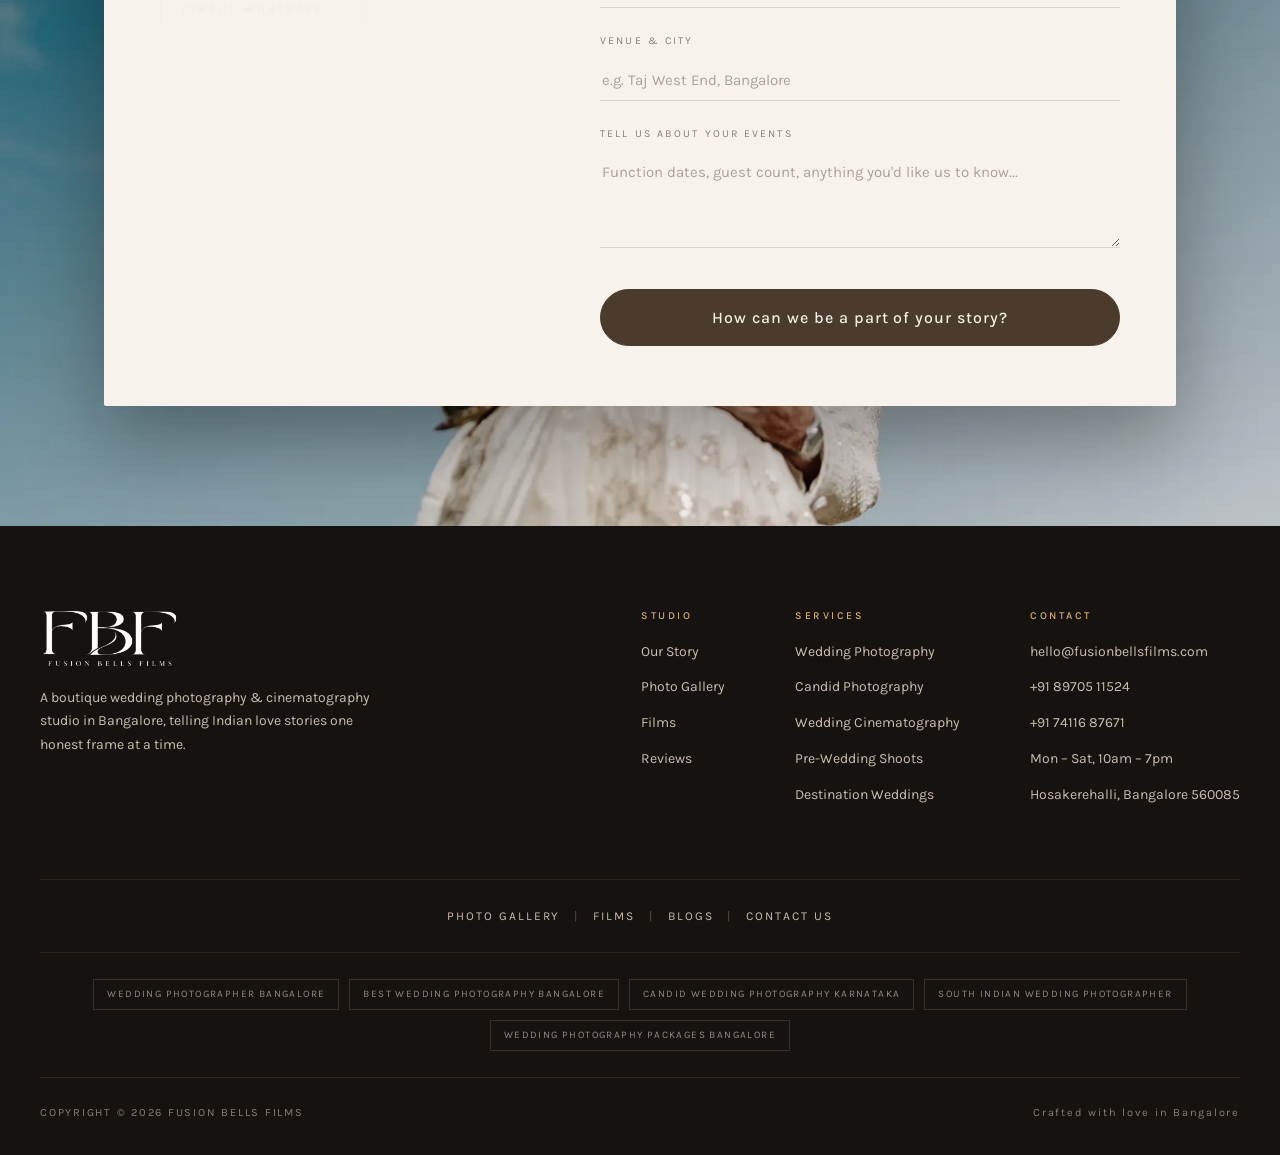
<file: wedding-photography-bangalore.html>
<!DOCTYPE html>
<html lang="en">
<head>
<meta charset="UTF-8">
<meta name="viewport" content="width=device-width, initial-scale=1.0">

<!-- Primary SEO Meta Tags -->
<title>Wedding Photography in Bangalore | Fusion Bells Films</title>
<meta name="title" content="Wedding Photography in Bangalore | Fusion Bells Films">
<meta name="description" content="Award-winning wedding photographer in Bangalore. Authentic, candid coverage of Hindu, Muslim, Christian & Sikh weddings across Karnataka. 276+ weddings framed. Enquire today.">
<meta name="keywords" content="wedding photographer bangalore, wedding photography bangalore, best wedding photographer in bangalore, wedding photography packages bangalore, professional wedding photographer karnataka, south indian wedding photography">
<meta name="author" content="Fusion Bells Films — Anantha Ramu">
<meta name="robots" content="index, follow, max-image-preview:large, max-snippet:-1, max-video-preview:-1">
<link rel="canonical" href="https://fusionbellsfilms.com/wedding-photography-bangalore">

<!-- Geo & Local SEO -->
<meta name="geo.region" content="IN-KA">
<meta name="geo.placename" content="Bangalore, Karnataka">
<meta name="geo.position" content="12.9333305;77.5361861">
<meta name="ICBM" content="12.9333305, 77.5361861">

<!-- Open Graph / Facebook / WhatsApp -->
<meta property="og:type" content="website">
<meta property="og:url" content="https://fusionbellsfilms.com/wedding-photography-bangalore">
<meta property="og:title" content="Wedding Photography in Bangalore | Fusion Bells Films">
<meta property="og:description" content="Award-winning wedding photographer in Bangalore. Authentic, candid coverage of every ritual — from mehndi to reception. 276+ weddings framed.">
<meta property="og:image" content="https://lh3.googleusercontent.com/d/1tW6i02qYJrr94DZh-M144HtvmTKJtkH-=w1200">
<meta property="og:site_name" content="Fusion Bells Films">
<meta property="og:locale" content="en_IN">

<!-- Twitter Cards -->
<meta name="twitter:card" content="summary_large_image">
<meta name="twitter:url" content="https://fusionbellsfilms.com/wedding-photography-bangalore">
<meta name="twitter:title" content="Wedding Photography in Bangalore | Fusion Bells Films">
<meta name="twitter:description" content="Award-winning wedding photographer in Bangalore. Authentic, candid wedding coverage across Karnataka & India.">
<meta name="twitter:image" content="https://lh3.googleusercontent.com/d/1tW6i02qYJrr94DZh-M144HtvmTKJtkH-=w1200">

<!-- Theme & Mobile styling -->
<meta name="theme-color" content="#F7F3EC">

<!-- Fonts & Preconnect -->
<link rel="preconnect" href="https://fonts.googleapis.com">
<link rel="preconnect" href="https://fonts.gstatic.com" crossorigin>
<link href="https://fonts.googleapis.com/css2?family=Bodoni+Moda:opsz,wght@6..96,600;6..96,700&family=Caveat+Brush&family=Cormorant+Garamond:ital,wght@0,300;0,400;0,500;0,600;1,300;1,400;1,500&family=Karla:ital,wght@0,300;0,400;0,500;0,600;1,400&family=Kaushan+Script&family=Permanent+Marker&family=Playfair+Display:ital,wght@0,600;0,700;1,600&family=Plus+Jakarta+Sans:wght@500;600;700&family=Sedgwick+Ave+Display&display=swap" rel="stylesheet">
<link rel="icon" type="image/png" href="images/logo-mark.png">
<link rel="apple-touch-icon" href="images/logo-mark.png">
<link rel="stylesheet" href="styles.css">

<!-- JSON-LD: Service Schema -->
<script type="application/ld+json">
{
  "@context": "https://schema.org",
  "@type": "Service",
  "name": "Wedding Photography in Bangalore",
  "description": "Full-day candid wedding photography coverage across Bangalore and Karnataka. Documentary-style, authentic storytelling capturing every ritual from mehndi to reception.",
  "provider": {
    "@type": "PhotographyBusiness",
    "@id": "https://fusionbellsfilms.com/#business",
    "name": "Fusion Bells Films",
    "url": "https://fusionbellsfilms.com/"
  },
  "areaServed": [
    { "@type": "City", "name": "Bangalore" },
    { "@type": "AdministrativeArea", "name": "Karnataka" }
  ],
  "serviceType": "Wedding Photography",
  "url": "https://fusionbellsfilms.com/wedding-photography-bangalore"
}
</script>

<!-- JSON-LD: Breadcrumb -->
<script type="application/ld+json">
{
  "@context": "https://schema.org",
  "@type": "BreadcrumbList",
  "itemListElement": [
    { "@type": "ListItem", "position": 1, "name": "Home", "item": "https://fusionbellsfilms.com/" },
    { "@type": "ListItem", "position": 2, "name": "Wedding Photography Bangalore", "item": "https://fusionbellsfilms.com/wedding-photography-bangalore" }
  ]
}
</script>

<!-- JSON-LD: FAQPage -->
<script type="application/ld+json">
{
  "@context": "https://schema.org",
  "@type": "FAQPage",
  "mainEntity": [
    {
      "@type": "Question",
      "name": "How much does wedding photography cost in Bangalore?",
      "acceptedAnswer": {
        "@type": "Answer",
        "text": "Wedding photography packages in Bangalore typically range from ₹50,000 for single-day coverage to ₹3,00,000+ for multi-day luxury packages with cinematography. At Fusion Bells Films, our packages are tailored to the number of events, crew size, and deliverables you need. Contact us for a personalised quote."
      }
    },
    {
      "@type": "Question",
      "name": "How many photographers will cover my wedding?",
      "acceptedAnswer": {
        "@type": "Answer",
        "text": "For most Bangalore weddings, we deploy a core team of 2–3 photographers and 1–2 cinematographers. For multi-venue or large-scale celebrations (500+ guests), we scale up to 4–5 shooters to ensure no moment is missed across parallel events."
      }
    },
    {
      "@type": "Question",
      "name": "How long does it take to receive the final photos?",
      "acceptedAnswer": {
        "@type": "Answer",
        "text": "You will receive a sneak peek of 30–50 hand-edited highlights within 5–7 days. The full curated gallery of 400–800 photographs is delivered within 4–6 weeks. Wedding films typically take 6–8 weeks for the final cut."
      }
    },
    {
      "@type": "Question",
      "name": "Do you cover weddings outside Bangalore?",
      "acceptedAnswer": {
        "@type": "Answer",
        "text": "Absolutely. While our studio is based in Bangalore, we shoot across Karnataka (Mysuru, Mangalore, Coorg, Hampi) and throughout India — including destination weddings in Goa, Udaipur, Jaipur, Kerala, and international locations. Travel and accommodation are included in our destination packages."
      }
    },
    {
      "@type": "Question",
      "name": "What is your photography style?",
      "acceptedAnswer": {
        "@type": "Answer",
        "text": "We specialise in candid, documentary-style wedding photography. We do not stage moments or ask guests to pose. Our approach is to blend into the celebration and capture the genuine emotions, traditions, and unguarded seconds that make your wedding day uniquely yours."
      }
    },
    {
      "@type": "Question",
      "name": "Can you handle both photography and videography for my wedding?",
      "acceptedAnswer": {
        "@type": "Answer",
        "text": "Yes — this is what we do best. As a full-service studio, our photography and cinematography teams work together seamlessly. One crew, one creative vision, zero coordination headaches. Most of our clients book combined packages."
      }
    }
  ]
}
</script>

<!-- Google tag (gtag.js) -->
<script async src="https://www.googletagmanager.com/gtag/js?id=G-WK0SJ8WE1C"></script>
<script>
  window.dataLayer = window.dataLayer || [];
  function gtag(){dataLayer.push(arguments);}
  gtag('js', new Date());
  gtag('config', 'G-WK0SJ8WE1C');
</script>
</head>
<body>

<!-- ============ PAGE LOADER ============ -->
<div class="loader" id="loader">
  <div class="loader-inner">
    <img src="images/logo-wordmark.png" alt="Fusion Bells Films — Wedding Photography Bangalore" class="loader-mark">
    <span class="loader-word">Fusion Bells Films</span>
    <span class="loader-bar"><i></i></span>
  </div>
</div>

<!-- ============ NAV ============ -->
<header class="site-nav" id="siteNav">
  <div class="wrap nav-inner">
    <nav class="nav-links nav-left" aria-label="Primary">
      <a href="index.html">Home</a>
      <a href="gallery.html">Gallery</a>
      <span class="has-dropdown">
        <a href="#" class="active" onclick="return false">Services</a>
        <span class="dropdown">
          <a href="wedding-photography-bangalore.html">Wedding Photography</a>
          <a href="candid-wedding-photography-bangalore.html">Candid Photography</a>
          <a href="wedding-cinematography-bangalore.html">Wedding Cinematography</a>
          <a href="pre-wedding-photoshoot-bangalore.html">Pre-Wedding Shoots</a>
          <a href="destination-wedding-photographer.html">Destination Weddings</a>
        </span>
      </span>
    </nav>

    <a href="index.html" class="brand" aria-label="Fusion Bells Films — home">
      <img src="images/logo-wordmark.png" alt="Fusion Bells Films" class="brand-mark">
    </a>

    <nav class="nav-links nav-right" aria-label="Secondary">
      <a href="index.html#story">About Us</a>
      <a href="index.html#journal">Our Blog</a>
      <a href="index.html#contact">Contact Us</a>
    </nav>

    <button class="nav-toggle" id="navToggle" aria-label="Open menu" aria-expanded="false">
      <span class="nt-label" id="ntLabel">Menu</span>
      <span class="nt-bars"><i></i><i></i></span>
    </button>
  </div>
  <div class="scroll-progress" aria-hidden="true"><i id="scrollProgress"></i></div>
</header>

<!-- ============ FULLSCREEN MENU ============ -->
<div class="menu-overlay" id="menuOverlay">
  <div class="menu-inner wrap">
    <div class="menu-links">
      <a href="index.html"><em>01</em>Home</a>
      <a href="gallery.html"><em>02</em>Gallery</a>
      <a href="wedding-photography-bangalore.html"><em>03</em>Wedding Photography</a>
      <a href="wedding-cinematography-bangalore.html"><em>04</em>Wedding Cinematography</a>
      <a href="pre-wedding-photoshoot-bangalore.html"><em>05</em>Pre-Wedding Shoots</a>
      <a href="index.html#story"><em>06</em>About Us</a>
      <a href="index.html#contact"><em>07</em>Contact Us</a>
    </div>
    <div class="menu-aside">
      <div class="ma-block">
        <span class="lbl">Studio</span>
        <p>Hosakerehalli, Bangalore 560085<br>Shooting across India &amp; worldwide</p>
      </div>
      <div class="ma-block">
        <span class="lbl">Enquiries</span>
        <p><a href="tel:+918970511524">+91 89705 11524</a><br><a href="tel:+917411687671">+91 74116 87671</a><br><a href="mailto:hello@fusionbellsfilms.com">hello@fusionbellsfilms.com</a></p>
      </div>
      <div class="ma-block">
        <span class="lbl">Follow</span>
        <p><a href="https://instagram.com/fusionbellsfilms" target="_blank" rel="noopener">Instagram</a> &nbsp;/&nbsp; <a href="https://youtube.com/@fusionbellsfilms" target="_blank" rel="noopener">YouTube</a> &nbsp;/&nbsp; <a href="https://facebook.com/fusionbellsfilms" target="_blank" rel="noopener">Facebook</a></p>
      </div>
    </div>
  </div>
</div>

<!-- ============ BREADCRUMB ============ -->
<div class="wrap">
  <nav class="breadcrumb" aria-label="Breadcrumb">
    <a href="index.html">Home</a>
    <span class="sep">›</span>
    <a href="gallery.html">Services</a>
    <span class="sep">›</span>
    <span class="current">Wedding Photography Bangalore</span>
  </nav>
</div>

<!-- ============ LUXURY HERO ============ -->
<section class="svc-hero">
  <div class="svc-hero-bg" style="background-image:url('images/hero-garland.webp')"></div>
  <div class="wrap svc-hero-content">
    <div class="svc-hero-badge">Bangalore &middot; Karnataka &middot; India</div>
    <h1 class="split">Wedding Photography<br><span class="italic">in Bangalore</span></h1>
    <p class="svc-hero-sub">Every sacred vow, quiet glance, and joy-filled tear — preserved with patience, natural light, and editorial restraint. Trusted by 276+ couples across Bangalore &amp; South India.</p>
    <div class="svc-hero-actions">
      <a href="#contact" class="btn btn-solid">Check Date Availability</a>
      <a href="https://wa.me/918970511524?text=Hi%20Fusion%20Bells%20Films%2C%20I%27d%20love%20to%20enquire%20about%20wedding%20photography%20in%20Bangalore." target="_blank" rel="noopener" class="btn btn-ghost-light">WhatsApp Studio</a>
    </div>
  </div>
  <div class="svc-hero-tagline">Fusion Bells Films &mdash; Est. 2016</div>
</section>

<!-- ============ MARQUEE TICKER ============ -->
<div class="marquee-band">
  <div class="marquee-track">
    <span>Muhurtham</span><span>Candid Moments</span><span>Varmala</span><span>Kanyadaan</span><span>Sangeet</span><span>Reception</span><span>Natural Light</span><span>Heirloom Albums</span>
    <span>Muhurtham</span><span>Candid Moments</span><span>Varmala</span><span>Kanyadaan</span><span>Sangeet</span><span>Reception</span><span>Natural Light</span><span>Heirloom Albums</span>
  </div>
</div>

<!-- ============ STATS BAR ============ -->
<section class="svc-stats-bar">
  <div class="wrap svc-stats-grid">
    <div class="svc-stat-item reveal">
      <b>276<span>+</span></b>
      <span class="lbl">Weddings Framed</span>
    </div>
    <div class="svc-stat-item reveal reveal-d1">
      <b>20<span>+</span></b>
      <span class="lbl">Cities Across India</span>
    </div>
    <div class="svc-stat-item reveal reveal-d2">
      <b>9<span>+</span></b>
      <span class="lbl">Years of Excellence</span>
    </div>
    <div class="svc-stat-item reveal reveal-d3">
      <b>5.0<span>★</span></b>
      <span class="lbl">Google Client Rating</span>
    </div>
  </div>
</section>

<!-- ============ EDITORIAL STORY SECTION 1 ============ -->
<section class="svc-editorial">
  <div class="wrap svc-editorial-grid">
    <div class="svc-ed-media reveal">
      <img class="main-img" src="images/portrait-green-saree.webp" alt="Candid bridal portrait in a green silk saree at a Bangalore wedding" loading="lazy">
      <div class="floating-stamp">
        <div class="fs-num">276+</div>
        <div class="fs-lbl">Weddings documented with honest storytelling</div>
      </div>
    </div>
    <div class="svc-ed-copy reveal reveal-d1">
      <span class="eyebrow">The Philosophy</span>
      <h2>Real moments, <span class="italic">not rehearsed ones.</span></h2>
      <p>At Fusion Bells Films, we believe the most timeless photographs are the ones nobody planned for — a father adjusting his daughter's dupatta, cousins sharing a quiet joke during the baraat, and the exact second a groom's composure breaks at the varmala.</p>
      <div class="pull-quote">
        &ldquo;We don't interrupt your day. We disappear into your celebration, and hand it back as something you'll cherish forever.&rdquo;
      </div>
      <p>Our documentary approach means we never interrupt the sanctity of your rituals. We position ourselves quietly across the venue — reading the light, anticipating emotional peaks, and capturing the unscripted reality of your wedding celebration.</p>
    </div>
  </div>
</section>

<!-- ============ QUOTE BREAK ============ -->
<section class="value">
  <div class="wrap">
    <h2 class="value-line split reveal">The most beautiful moments are the ones<br><span class="italic">nobody thought to pose for.</span></h2>
    <p class="value-sub reveal reveal-d2">From dawn muhurthams to late-night receptions &mdash; we preserve the raw emotion,<br class="hide-mob">laughter, and sacred heritage of Bangalore weddings.</p>
  </div>
</section>

<!-- ============ DARK CINEMATIC FEATURE ============ -->
<section class="svc-dark-band">
  <div class="wrap">
    <span class="eyebrow reveal">Complete Cultural Coverage</span>
    <h2 class="split reveal reveal-d1">Every ritual, <span class="italic">honoured with reverence.</span></h2>
    <div class="svc-dark-grid">
      <div class="reveal reveal-d2">
        <p>Bangalore is a rich tapestry of wedding cultures, and we have had the privilege of documenting them all: traditional South Indian Hindu muhurthams at dawn, majestic Christian cathedral ceremonies, soulful Muslim Nikahs, vibrant Punjabi Anand Karaj rituals, and modern cross-cultural celebrations.</p>
        <p style="margin-top:16px;">Our team understands the sacred rhythm of South Indian rituals intimately. We know the exact moment the mangalsutra is tied, we anticipate the emotion of the kanyadaan, and we're in perfect position for the saptapadi — ensuring no ritual is missed.</p>
      </div>
      <div class="reveal reveal-d3">
        <img src="images/mandap-laughter.webp" alt="Laughter at the mandap during a Bangalore wedding ritual" style="width:100%; display:block; box-shadow:0 20px 50px rgba(0,0,0,.5);" loading="lazy">
      </div>
    </div>
  </div>
</section>

<!-- ============ DELIVERABLES BREAKDOWN ============ -->
<section class="svc-deliverables">
  <div class="wrap">
    <div class="section-head center reveal">
      <span class="eyebrow">The Experience</span>
      <h2 class="split">What You Receive</h2>
      <p>More than photographs — an heirloom legacy crafted to outlast generations.</p>
    </div>

    <div class="svc-deliv-grid">
      <div class="svc-deliv-card reveal">
        <div class="step-num">01</div>
        <h3>Curated Sneak Peek</h3>
        <p>30 to 50 hand-edited highlight photographs delivered to your inbox within days, while the joy of your celebration is still electric.</p>
        <span class="timeline-tag">Delivered in 5–7 Days</span>
      </div>
      <div class="svc-deliv-card reveal reveal-d1">
        <div class="step-num">02</div>
        <h3>Full Master Gallery</h3>
        <p>400 to 800 individually colour-graded high-resolution photographs in a private, high-speed digital gallery for seamless family sharing.</p>
        <span class="timeline-tag">Delivered in 4–6 Weeks</span>
      </div>
      <div class="svc-deliv-card reveal reveal-d2">
        <div class="step-num">03</div>
        <h3>Handcrafted Album</h3>
        <p>Flush-mount, archival wedding albums with lay-flat museum-grade paper and bespoke linen or leather binding designed in-house.</p>
        <span class="timeline-tag">Artisan Heirloom</span>
      </div>
      <div class="svc-deliv-card reveal reveal-d3">
        <div class="step-num">04</div>
        <h3>Full Print Rights</h3>
        <p>Unrestricted personal print and archival rights in uncompressed original resolution, ready for large-format fine-art framing.</p>
        <span class="timeline-tag">Lifetime Ownership</span>
      </div>
    </div>
  </div>
</section>

<!-- ============ PORTFOLIO GALLERY ============ -->
<section class="work" id="portfolio">
  <div class="wrap">
    <div class="section-head center reveal">
      <span class="eyebrow">Featured Work</span>
      <h2 class="split">Selected Frames from Bangalore</h2>
      <p>Click any photograph to view in our high-definition full screen lightbox.</p>
    </div>

    <div class="contact-sheet" id="gallery">
      <div class="frame" data-cat="ceremony" data-full="images/hero-garland.webp"><img src="images/hero-garland.webp" loading="lazy" alt="Varmala garland exchange ceremony in Bangalore"><span class="frame-meta">Ceremony &mdash; Garland Exchange</span></div>
      <div class="frame" data-cat="haldi" data-full="images/haldi-hands-circle.webp"><img src="images/haldi-hands-circle.webp" loading="lazy" alt="Family circle during Bangalore haldi ceremony"><span class="frame-meta">Haldi &mdash; Family Circle</span></div>
      <div class="frame" data-cat="portraits" data-full="images/bride-firelight.webp"><img src="images/bride-firelight.webp" loading="lazy" alt="Bridal portrait illuminated by sacred firelight"><span class="frame-meta">Portrait &mdash; Firelight</span></div>
      <div class="frame" data-cat="ceremony" data-full="images/mandap-laughter.webp"><img src="images/mandap-laughter.webp" loading="lazy" alt="Candid mandap laughter at a Bangalore wedding"><span class="frame-meta">Ceremony &mdash; Mandap</span></div>
      <div class="frame" data-cat="portraits" data-full="images/quiet-couple.webp"><img src="images/quiet-couple.webp" loading="lazy" alt="Quiet couple portrait at Taj West End Bangalore"><span class="frame-meta">Portrait &mdash; Quiet Moment</span></div>
      <div class="frame" data-cat="details" data-full="images/henna-hands.webp"><img src="images/henna-hands.webp" loading="lazy" alt="Bridal henna details at Bangalore wedding"><span class="frame-meta">Details &mdash; Henna</span></div>
      <div class="frame" data-cat="ceremony" data-full="images/varmala-moment.webp"><img src="images/varmala-moment.webp" loading="lazy" alt="Varmala ritual captured in Bangalore"><span class="frame-meta">Ceremony &mdash; Varmala</span></div>
      <div class="frame" data-cat="haldi" data-full="images/haldi-action.webp"><img src="images/haldi-action.webp" loading="lazy" alt="Joyful haldi action shot in Bangalore"><span class="frame-meta">Haldi &mdash; In Motion</span></div>
    </div>

    <div style="text-align:center; margin-top:44px;">
      <a href="gallery.html" class="btn btn-ghost">View Full Portfolio Gallery</a>
    </div>
  </div>
</section>

<!-- Lightbox Modal -->
<div class="lightbox" id="lightbox">
  <div class="lb-blur" id="lbBlur" aria-hidden="true"></div>
  <button class="lb-close" id="lbClose" aria-label="Close">&#10005;</button>
  <button class="lb-nav lb-prev" id="lbPrev" aria-label="Previous">&#10094;</button>
  <img alt="Previous photo" id="lbSidePrev" class="lb-side lb-side-prev" referrerpolicy="no-referrer" aria-hidden="true">
  <img alt="Wedding photography in Bangalore by Fusion Bells Films" id="lbImg" referrerpolicy="no-referrer">
  <img alt="Next photo" id="lbSideNext" class="lb-side lb-side-next" referrerpolicy="no-referrer" aria-hidden="true">
  <button class="lb-nav lb-next" id="lbNext" aria-label="Next">&#10095;</button>
  <div class="lb-caption" id="lbCaption"></div>
</div>

<!-- ============ VENUES SPOTLIGHT ============ -->
<section class="svc-venues">
  <div class="wrap">
    <span class="eyebrow reveal" style="display:flex; justify-content:center; margin-bottom:18px;">Iconic Locations</span>
    <h2 class="reveal">Bangalore Venues We Know &amp; Love</h2>
    <p class="venues-sub reveal reveal-d1">From heritage palace lawns to five-star ballrooms — our crew knows the best natural light angles across these landmark Bangalore venues.</p>
    <div class="venue-pills reveal reveal-d2">
      <span class="venue-pill">Bangalore Palace Grounds</span>
      <span class="venue-pill">ITC Gardenia</span>
      <span class="venue-pill">Taj West End</span>
      <span class="venue-pill">The Leela Palace</span>
      <span class="venue-pill">The Tamarind Tree</span>
      <span class="venue-pill">Sheraton Grand Whitefield</span>
      <span class="venue-pill">JW Marriott Hotel</span>
      <span class="venue-pill">TempleTree Leisure</span>
      <span class="venue-pill">The Ritz-Carlton</span>
      <span class="venue-pill">Jayamahal Palace Hotel</span>
      <span class="venue-pill">ITC Windsor</span>
      <span class="venue-pill">Shangri-La Bengaluru</span>
      <span class="venue-pill">Conrad Bengaluru</span>
      <span class="venue-pill">Giri Camp &amp; Resorts</span>
    </div>
  </div>
</section>

<!-- ============ TESTIMONIALS ============ -->
<section class="testimonials">
  <div class="wrap">
    <div class="section-head center reveal">
      <span class="eyebrow">Client Praise</span>
      <h2 class="split">Words from Our Couples</h2>
    </div>
    <div class="t-track-wrap reveal">
      <div class="t-track" style="display:flex; gap:28px; justify-content:center; flex-wrap:wrap;">
        <div class="t-card" style="flex:1; min-width:300px; max-width:440px;">
          <span class="t-quote-mark">&ldquo;</span>
          <p>They didn't just photograph our wedding — they seemed to understand our families before we even introduced them. My mother cries every time she opens the wedding album.</p>
          <div class="t-name">Ishita &amp; Rohan</div>
          <div class="t-loc">Bangalore Palace Grounds</div>
        </div>
        <div class="t-card" style="flex:1; min-width:300px; max-width:440px;">
          <span class="t-quote-mark">&ldquo;</span>
          <p>We interviewed six studios and picked Fusion Bells for one reason — the way they talked about light. A year later, that obsession shows in every single frame they delivered.</p>
          <div class="t-name">Naveen &amp; Priyanka</div>
          <div class="t-loc">ITC Gardenia, Bangalore</div>
        </div>
      </div>
    </div>
  </div>
</section>

<!-- ============ FAQ ACCORDION ============ -->
<section class="svc-faq">
  <div class="wrap">
    <span class="eyebrow reveal" style="display:flex; justify-content:center; margin-bottom:18px;">Everything You Need To Know</span>
    <h2 class="reveal">Frequently Asked Questions</h2>
    <div class="faq-list reveal reveal-d1">
      <details>
        <summary>How much does wedding photography cost in Bangalore?</summary>
        <div class="faq-body">Wedding photography packages in Bangalore typically range from ₹50,000 for single-day intimate coverage to ₹3,00,000+ for multi-day luxury celebrations with 4K cinematography. At Fusion Bells Films, our bespoke packages are tailored to your exact dates, venues, crew size, and deliverables. Reach out today for a custom quote.</div>
      </details>
      <details>
        <summary>How many photographers will cover our wedding?</summary>
        <div class="faq-body">For most Bangalore weddings, we deploy a core crew of 2–3 candid photographers and 1–2 cinematographers. For large scale celebrations (500+ guests), we scale up to 4–5 shooters to ensure parallel coverage across the bridal suite, groom's baraat, and guest arrivals.</div>
      </details>
      <details>
        <summary>When do we receive our final wedding photographs?</summary>
        <div class="faq-body">You will receive a curated sneak peek of 30–50 hand-edited highlights within 5–7 days. The full master gallery of 400–800 high-resolution photographs is delivered within 4–6 weeks. Wedding films are typically ready in 6–8 weeks.</div>
      </details>
      <details>
        <summary>Do you travel for destination weddings outside Bangalore?</summary>
        <div class="faq-body">Yes! While our home studio is in Bangalore, we frequently shoot across Karnataka (Mysuru, Coorg, Mangalore, Hampi) and throughout India — including destination weddings in Udaipur, Jaipur, Goa, Kerala, and international venues like Dubai and Bali.</div>
      </details>
      <details>
        <summary>Can we book both photography and cinematography together?</summary>
        <div class="faq-body">Yes — this is our most popular package. Having one cohesive team handle both photography and cinematography ensures unified creative direction, seamless coordination, and zero vendor clutter during your sacred rituals.</div>
      </details>
    </div>
  </div>
</section>

<!-- ============ CROSSLINKS ============ -->
<section class="svc-crosslinks">
  <div class="wrap">
    <h2 class="reveal">Explore Related Services</h2>
    <div class="crosslink-grid">
      <a href="candid-wedding-photography-bangalore.html" class="crosslink-card reveal">
        <span class="cl-eyebrow">Documentary</span>
        <h3>Candid Photography</h3>
        <p>Pure unposed, documentary-style storytelling capturing the raw essence of your day.</p>
        <span class="link-arrow">Learn More</span>
      </a>
      <a href="wedding-cinematography-bangalore.html" class="crosslink-card reveal reveal-d1">
        <span class="cl-eyebrow">Cinematography</span>
        <h3>Wedding Films</h3>
        <p>4K cinematic films, teasers, and long-form documentary edits scored with live audio.</p>
        <span class="link-arrow">Learn More</span>
      </a>
      <a href="pre-wedding-photoshoot-bangalore.html" class="crosslink-card reveal reveal-d2">
        <span class="cl-eyebrow">Couple Sessions</span>
        <h3>Pre-Wedding Shoots</h3>
        <p>Concept-driven romantic sessions at iconic Bangalore and destination locations.</p>
        <span class="link-arrow">Learn More</span>
      </a>
      <a href="destination-wedding-photographer.html" class="crosslink-card reveal reveal-d3">
        <span class="cl-eyebrow">Worldwide</span>
        <h3>Destination Weddings</h3>
        <p>Multi-day coverage across India, Rajasthan palaces, Goa beaches, and abroad.</p>
        <span class="link-arrow">Learn More</span>
      </a>
    </div>
  </div>
</section>

<!-- ============ PARALLAX CTA BAND ============ -->
<section class="cta-band" data-fx="drift" data-fx-scale="1.30">
  <div class="cta-bg" data-fx-target style="background-image:url('images/embrace-sky.webp')"></div>
  <div class="cta-inner" data-fx-counter>
    <h2 class="cta-line">
      <span class="cta-text">Let&rsquo;s craft your wedding legacy.</span>
      <svg class="cta-ring" viewBox="0 0 640 90" preserveAspectRatio="none" aria-hidden="true">
        <ellipse cx="320" cy="45" rx="312" ry="36" fill="none" stroke="currentColor" stroke-width="1.4"/>
      </svg>
    </h2>
    <a href="#contact" class="btn btn-slab">Check Date Availability</a>
  </div>
</section>

<!-- ============ FULL CONTACT SECTION ============ -->
<section class="contact" id="contact">
  <div class="contact-bg" style="background-image:url('images/embrace-sky.webp')"></div>
  <div class="contact-inner">
    <h2 class="contact-title split">Enquire &mdash; Wedding Photography Bangalore</h2>
    <div class="contact-card">
      <div class="cc-grid">
        <div class="cc-studio reveal">
          <h4 class="cc-name">Fusion Bells Films</h4>
          <p class="cc-address">Hosakerehalli, Bangalore, Karnataka 560085, India<br>Shooting across India &amp; worldwide</p>
          <p class="cc-phones">
            <a href="tel:+918970511524">+91 89705 11524</a>
            <a href="tel:+917411687671">+91 74116 87671</a>
            <a href="mailto:hello@fusionbellsfilms.com">hello@fusionbellsfilms.com</a>
          </p>
          <div style="margin-top:28px;">
            <a href="https://wa.me/918970511524?text=Hi%20Fusion%20Bells%20Films%2C%20I%27d%20love%20to%20enquire%20about%20wedding%20photography%20in%20Bangalore." target="_blank" rel="noopener" class="btn btn-ghost-light" style="font-size:12px; padding:10px 20px;">Direct WhatsApp &rarr;</a>
          </div>
        </div>

        <div class="cc-form reveal reveal-d1">
          <form id="enquiryForm">
            <div class="row2">
              <div class="field">
                <label for="fName">Full name</label>
                <input id="fName" name="name" type="text" required maxlength="60" minlength="2" autocomplete="name" placeholder="Your name">
              </div>
              <div class="field">
                <label for="fPhone">Phone / WhatsApp</label>
                <input id="fPhone" name="phone" type="tel" required maxlength="16" minlength="10" inputmode="tel" autocomplete="tel" placeholder="+91 98765 43210">
              </div>
            </div>
            <div class="row2">
              <div class="field">
                <label for="fDate">Wedding date</label>
                <input id="fDate" name="date" type="date">
              </div>
              <div class="field">
                <label for="fService">Interested in</label>
                <select id="fService" name="service">
                  <option selected>Photography + Cinematography</option>
                  <option>Photography only</option>
                  <option>Cinematography only</option>
                  <option>Pre-wedding / Couple shoot</option>
                </select>
              </div>
            </div>
            <div class="field">
              <label for="fEmail">Email</label>
              <input id="fEmail" name="email" type="email" maxlength="100" autocomplete="email" placeholder="you@example.com">
            </div>
            <div class="field">
              <label for="fVenue">Venue &amp; city</label>
              <input id="fVenue" name="venue" type="text" maxlength="120" placeholder="e.g. Taj West End, Bangalore">
            </div>
            <div class="field">
              <label for="fMsg">Tell us about your events</label>
              <textarea id="fMsg" name="message" maxlength="2000" placeholder="Function dates, guest count, anything you'd like us to know..."></textarea>
            </div>

            <div class="hp" aria-hidden="true">
              <label for="fCompany">Company</label>
              <input id="fCompany" name="company" type="text" tabindex="-1" autocomplete="off">
            </div>

            <button type="submit" class="btn btn-slab cc-submit" id="formSubmit">How can we be a part of your story?</button>
            <p class="form-msg" id="formMsg" role="status"></p>
          </form>
        </div>
      </div>
    </div>
  </div>
</section>

<!-- ============ FOOTER ============ -->
<footer>
  <div class="wrap">
    <div class="footer-top">
      <div class="footer-brand">
        <img src="images/logo-wordmark.png" alt="Fusion Bells Films" class="footer-logo">
        <p>A boutique wedding photography &amp; cinematography studio in Bangalore, telling Indian love stories one honest frame at a time.</p>
      </div>
      <div class="footer-cols">
        <div class="footer-col">
          <h4>Studio</h4>
          <a href="index.html#story">Our Story</a>
          <a href="gallery.html">Photo Gallery</a>
          <a href="index.html#films">Films</a>
          <a href="index.html#reviews">Reviews</a>
        </div>
        <div class="footer-col">
          <h4>Services</h4>
          <a href="wedding-photography-bangalore.html">Wedding Photography</a>
          <a href="candid-wedding-photography-bangalore.html">Candid Photography</a>
          <a href="wedding-cinematography-bangalore.html">Wedding Cinematography</a>
          <a href="pre-wedding-photoshoot-bangalore.html">Pre-Wedding Shoots</a>
          <a href="destination-wedding-photographer.html">Destination Weddings</a>
        </div>
        <div class="footer-col">
          <h4>Contact</h4>
          <a href="mailto:hello@fusionbellsfilms.com">hello@fusionbellsfilms.com</a>
          <a href="tel:+918970511524">+91 89705 11524</a>
          <a href="tel:+917411687671">+91 74116 87671</a>
          <span>Mon – Sat, 10am – 7pm</span>
          <span>Hosakerehalli, Bangalore 560085</span>
        </div>
      </div>
    </div>

    <nav class="footer-nav" aria-label="Footer">
      <a href="gallery.html">Photo Gallery</a><i>|</i>
      <a href="index.html#films">Films</a><i>|</i>
      <a href="index.html#journal">Blogs</a><i>|</i>
      <a href="index.html#contact">Contact us</a>
    </nav>

    <div class="footer-tags">
      <span>Wedding Photographer Bangalore</span>
      <span>Best Wedding Photography Bangalore</span>
      <span>Candid Wedding Photography Karnataka</span>
      <span>South Indian Wedding Photographer</span>
      <span>Wedding Photography Packages Bangalore</span>
    </div>

    <div class="footer-bottom">
      <span>COPYRIGHT &copy; <span id="year"></span> FUSION BELLS FILMS</span>
      <span>Crafted with love in Bangalore</span>
    </div>
  </div>
</footer>

<button class="totop" id="toTop" aria-label="Back to top">&#8593;</button>

<!-- ============ COOKIE BANNER ============ -->
<div class="cookie" id="cookie" role="dialog" aria-label="Cookie preferences">
  <p>We use cookies to understand how visitors use this site so we can keep improving it. You can accept or decline — either way, the photographs stay.</p>
  <div class="cookie-actions">
    <button class="btn btn-solid btn-sm" id="cookieAccept">Accept</button>
    <button class="btn btn-ghost btn-sm" id="cookieDecline">Decline</button>
  </div>
</div>

<script src="app.js"></script>
</body>
</html>
</file>
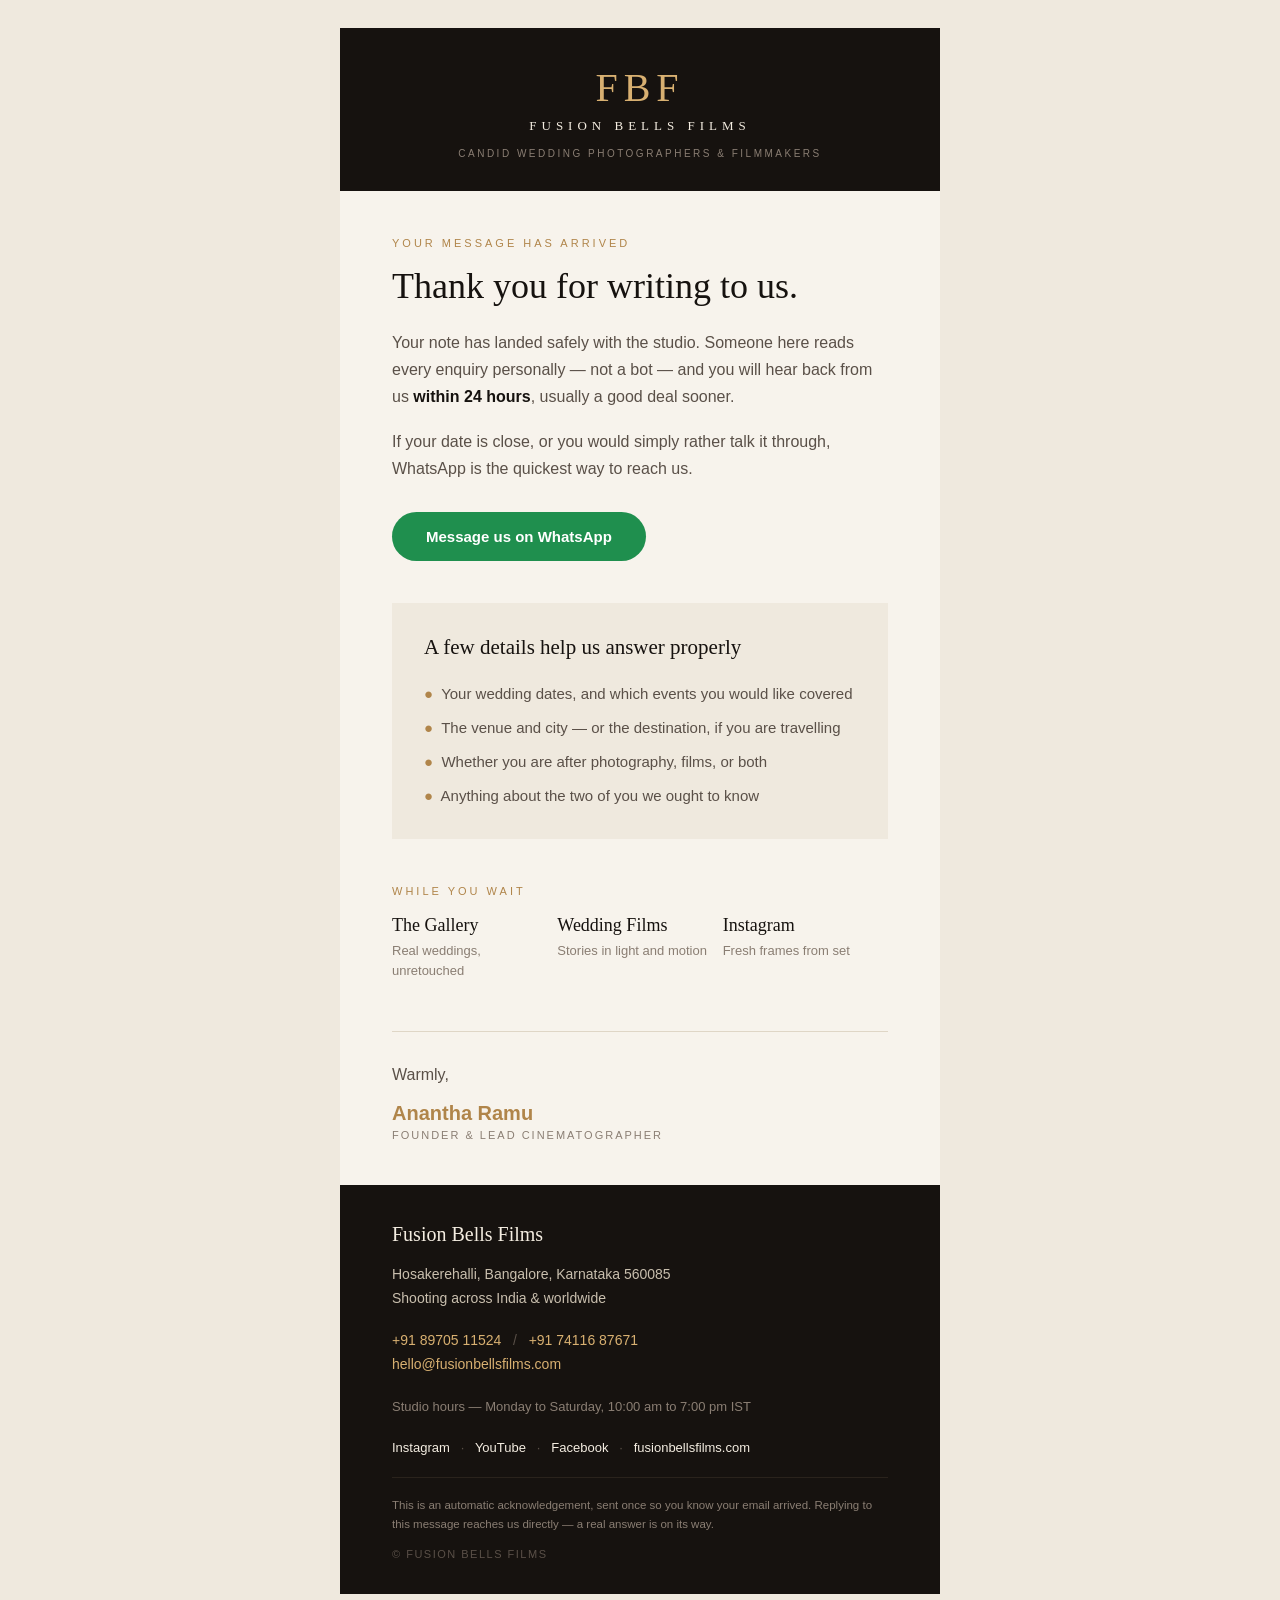
<file: email/auto-reply.html>
<!DOCTYPE html PUBLIC "-//W3C//DTD XHTML 1.0 Transitional//EN" "http://www.w3.org/TR/xhtml1/DTD/xhtml1-transitional.dtd">
<html xmlns="http://www.w3.org/1999/xhtml" lang="en">
<head>
<meta http-equiv="Content-Type" content="text/html; charset=UTF-8" />
<meta name="viewport" content="width=device-width, initial-scale=1" />
<meta name="x-apple-disable-message-reformatting" />
<meta name="color-scheme" content="light" />
<meta name="supported-color-schemes" content="light" />
<title>Thank you for writing to Fusion Bells Films</title>
<!--[if mso]>
<noscript><xml><o:OfficeDocumentSettings><o:PixelsPerInch>96</o:PixelsPerInch></o:OfficeDocumentSettings></xml></noscript>
<![endif]-->
<style type="text/css">
  /* Client resets */
  body,table,td,a{-webkit-text-size-adjust:100%;-ms-text-size-adjust:100%;}
  table,td{mso-table-lspace:0pt;mso-table-rspace:0pt;}
  img{-ms-interpolation-mode:bicubic;border:0;height:auto;line-height:100%;outline:none;text-decoration:none;}
  table{border-collapse:collapse !important;}
  body{height:100% !important;margin:0 !important;padding:0 !important;width:100% !important;}
  a[x-apple-data-detectors]{color:inherit !important;text-decoration:none !important;font-size:inherit !important;font-family:inherit !important;font-weight:inherit !important;line-height:inherit !important;}

  /* Small screens */
  @media screen and (max-width:600px){
    .wrapper{width:100% !important;}
    .px{padding-left:24px !important;padding-right:24px !important;}
    .h1{font-size:28px !important;line-height:34px !important;}
    .stack{display:block !important;width:100% !important;padding-right:0 !important;padding-bottom:14px !important;}
    .btn a{display:block !important;}
  }
</style>
</head>
<body style="margin:0;padding:0;background-color:#EFE9DE;">

<!-- Preview text (hidden) -->
<div style="display:none;font-size:1px;color:#EFE9DE;line-height:1px;max-height:0;max-width:0;opacity:0;overflow:hidden;">
  We have your message — a real person from the studio will reply within 24 hours.
  &#8199;&#65279;&#847; &#8199;&#65279;&#847; &#8199;&#65279;&#847; &#8199;&#65279;&#847; &#8199;&#65279;&#847; &#8199;&#65279;&#847; &#8199;&#65279;&#847; &#8199;&#65279;&#847; &#8199;&#65279;&#847; &#8199;&#65279;&#847;
</div>

<table role="presentation" border="0" cellpadding="0" cellspacing="0" width="100%" style="background-color:#EFE9DE;">
  <tr>
    <td align="center" style="padding:28px 12px 40px 12px;">

      <table role="presentation" border="0" cellpadding="0" cellspacing="0" width="600" class="wrapper" style="width:600px;max-width:600px;background-color:#F7F3EC;">

        <!-- ============ MASTHEAD ============ -->
        <tr>
          <td align="center" bgcolor="#16120F" style="background-color:#16120F;padding:38px 24px 32px 24px;">
            <!--
              The masthead is set in type on purpose: most email clients block
              remote images by default, and this always renders. To use the logo
              image instead, put this line here once the domain is live:
              <img src="https://fusionbellsfilms.com/images/logo-full.png" width="150" alt="Fusion Bells Films" style="display:block;width:150px;height:auto;margin:0 auto 14px auto;" />
            -->
            <div style="font-family:Georgia,'Times New Roman',serif;font-size:40px;line-height:44px;letter-spacing:6px;color:#D8B071;padding-bottom:8px;">
              FBF
            </div>
            <div style="font-family:Georgia,'Times New Roman',serif;font-size:13px;letter-spacing:5px;text-transform:uppercase;color:#F4EDE1;padding-bottom:14px;">
              Fusion&nbsp;Bells&nbsp;Films
            </div>
            <div style="font-family:Helvetica,Arial,sans-serif;font-size:10px;letter-spacing:2.5px;text-transform:uppercase;color:#8A7E73;">
              Candid Wedding Photographers &amp; Filmmakers
            </div>
          </td>
        </tr>

        <!-- ============ OPENING ============ -->
        <tr>
          <td class="px" style="padding:46px 52px 0 52px;">
            <div style="font-family:Helvetica,Arial,sans-serif;font-size:11px;letter-spacing:3px;text-transform:uppercase;color:#B0854A;padding-bottom:16px;">
              Your message has arrived
            </div>
            <h1 class="h1" style="margin:0 0 22px 0;font-family:Georgia,'Times New Roman',serif;font-weight:normal;font-size:36px;line-height:42px;color:#16120F;">
              Thank you for writing to us.
            </h1>
            <!--GREETING--><!-- the auto-responder swaps this for "Dear <name>," when it knows it -->
            <p style="margin:0 0 18px 0;font-family:Helvetica,Arial,sans-serif;font-size:16px;line-height:27px;color:#5A5048;">
              Your note has landed safely with the studio. Someone here reads every enquiry personally &mdash; not a bot &mdash; and you will hear back from us <strong style="color:#16120F;">within 24 hours</strong>, usually a good deal sooner.
            </p>
            <p style="margin:0 0 30px 0;font-family:Helvetica,Arial,sans-serif;font-size:16px;line-height:27px;color:#5A5048;">
              If your date is close, or you would simply rather talk it through, WhatsApp is the quickest way to reach us.
            </p>
          </td>
        </tr>

        <!-- ============ WHATSAPP BUTTON ============ -->
        <tr>
          <td class="px" align="left" style="padding:0 52px 42px 52px;">
            <table role="presentation" border="0" cellpadding="0" cellspacing="0" class="btn">
              <tr>
                <td align="center" bgcolor="#1F8F4E" style="background-color:#1F8F4E;border-radius:40px;">
                  <a href="https://wa.me/918970511524?text=Hi%20Fusion%20Bells%20Films%2C%20I%20just%20emailed%20you%20about%20my%20wedding."
                     style="display:inline-block;padding:16px 34px;font-family:Helvetica,Arial,sans-serif;font-size:15px;font-weight:bold;color:#FFFFFF;text-decoration:none;border-radius:40px;">
                    Message us on WhatsApp
                  </a>
                </td>
              </tr>
            </table>
          </td>
        </tr>

        <!-- ============ WHAT HELPS US ANSWER ============ -->
        <tr>
          <td class="px" style="padding:0 52px 8px 52px;">
            <table role="presentation" border="0" cellpadding="0" cellspacing="0" width="100%" style="background-color:#EFE9DE;">
              <tr>
                <td style="padding:30px 32px 26px 32px;">
                  <div style="font-family:Georgia,'Times New Roman',serif;font-size:21px;line-height:28px;color:#16120F;padding-bottom:16px;">
                    A few details help us answer properly
                  </div>
                  <table role="presentation" border="0" cellpadding="0" cellspacing="0" width="100%">
                    <tr><td style="padding:5px 0;font-family:Helvetica,Arial,sans-serif;font-size:15px;line-height:24px;color:#5A5048;"><span style="color:#B0854A;">&#9679;&nbsp;&nbsp;</span>Your wedding dates, and which events you would like covered</td></tr>
                    <tr><td style="padding:5px 0;font-family:Helvetica,Arial,sans-serif;font-size:15px;line-height:24px;color:#5A5048;"><span style="color:#B0854A;">&#9679;&nbsp;&nbsp;</span>The venue and city &mdash; or the destination, if you are travelling</td></tr>
                    <tr><td style="padding:5px 0;font-family:Helvetica,Arial,sans-serif;font-size:15px;line-height:24px;color:#5A5048;"><span style="color:#B0854A;">&#9679;&nbsp;&nbsp;</span>Whether you are after photography, films, or both</td></tr>
                    <tr><td style="padding:5px 0;font-family:Helvetica,Arial,sans-serif;font-size:15px;line-height:24px;color:#5A5048;"><span style="color:#B0854A;">&#9679;&nbsp;&nbsp;</span>Anything about the two of you we ought to know</td></tr>
                  </table>
                </td>
              </tr>
            </table>
          </td>
        </tr>

        <!-- ============ WHILE YOU WAIT ============ -->
        <tr>
          <td class="px" style="padding:38px 52px 10px 52px;">
            <div style="font-family:Helvetica,Arial,sans-serif;font-size:11px;letter-spacing:3px;text-transform:uppercase;color:#B0854A;padding-bottom:18px;">
              While you wait
            </div>
            <table role="presentation" border="0" cellpadding="0" cellspacing="0" width="100%">
              <tr>
                <td class="stack" width="33%" valign="top" style="padding-right:14px;">
                  <a href="https://fusionbellsfilms.com/gallery.html" style="text-decoration:none;">
                    <div style="font-family:Georgia,'Times New Roman',serif;font-size:18px;color:#16120F;padding-bottom:5px;">The Gallery</div>
                    <div style="font-family:Helvetica,Arial,sans-serif;font-size:13px;line-height:20px;color:#8A7E73;">Real weddings, unretouched</div>
                  </a>
                </td>
                <td class="stack" width="33%" valign="top" style="padding-right:14px;">
                  <a href="https://fusionbellsfilms.com/#films" style="text-decoration:none;">
                    <div style="font-family:Georgia,'Times New Roman',serif;font-size:18px;color:#16120F;padding-bottom:5px;">Wedding Films</div>
                    <div style="font-family:Helvetica,Arial,sans-serif;font-size:13px;line-height:20px;color:#8A7E73;">Stories in light and motion</div>
                  </a>
                </td>
                <td class="stack" width="33%" valign="top">
                  <a href="https://instagram.com/fusionbellsfilms" style="text-decoration:none;">
                    <div style="font-family:Georgia,'Times New Roman',serif;font-size:18px;color:#16120F;padding-bottom:5px;">Instagram</div>
                    <div style="font-family:Helvetica,Arial,sans-serif;font-size:13px;line-height:20px;color:#8A7E73;">Fresh frames from set</div>
                  </a>
                </td>
              </tr>
            </table>
          </td>
        </tr>

        <!-- ============ SIGNATURE ============ -->
        <tr>
          <td class="px" style="padding:40px 52px 8px 52px;">
            <table role="presentation" border="0" cellpadding="0" cellspacing="0" width="100%">
              <tr><td style="border-top:1px solid #DFD6C6;font-size:0;line-height:0;">&nbsp;</td></tr>
            </table>
          </td>
        </tr>
        <tr>
          <td class="px" style="padding:22px 52px 44px 52px;">
            <div style="font-family:Helvetica,Arial,sans-serif;font-size:16px;line-height:26px;color:#5A5048;padding-bottom:14px;">
              Warmly,
            </div>
            <div style="font-family:Helvetica,Arial,sans-serif;font-weight:bold;font-size:20px;color:#B0854A;padding-bottom:4px;">
              Anantha Ramu
            </div>
            <div style="font-family:Helvetica,Arial,sans-serif;font-size:11px;letter-spacing:2px;text-transform:uppercase;color:#8A7E73;">
              Founder &amp; Lead Cinematographer
            </div>
          </td>
        </tr>

        <!-- ============ FOOTER ============ -->
        <tr>
          <td bgcolor="#16120F" style="background-color:#16120F;padding:38px 52px 34px 52px;">
            <div style="font-family:Georgia,'Times New Roman',serif;font-size:20px;color:#F4EDE1;padding-bottom:16px;">
              Fusion Bells Films
            </div>
            <div style="font-family:Helvetica,Arial,sans-serif;font-size:14px;line-height:24px;color:#C9BFAE;padding-bottom:18px;">
              Hosakerehalli, Bangalore, Karnataka 560085<br />
              Shooting across India &amp; worldwide
            </div>
            <div style="font-family:Helvetica,Arial,sans-serif;font-size:14px;line-height:24px;padding-bottom:20px;">
              <a href="tel:+918970511524" style="color:#D8B071;text-decoration:none;">+91 89705 11524</a>
              <span style="color:#5A5048;">&nbsp;&nbsp;/&nbsp;&nbsp;</span>
              <a href="tel:+917411687671" style="color:#D8B071;text-decoration:none;">+91 74116 87671</a><br />
              <a href="mailto:hello@fusionbellsfilms.com" style="color:#D8B071;text-decoration:none;">hello@fusionbellsfilms.com</a>
            </div>
            <div style="font-family:Helvetica,Arial,sans-serif;font-size:13px;line-height:22px;color:#8A7E73;padding-bottom:22px;">
              Studio hours &mdash; Monday to Saturday, 10:00 am to 7:00 pm IST
            </div>
            <div style="font-family:Helvetica,Arial,sans-serif;font-size:13px;padding-bottom:22px;">
              <a href="https://instagram.com/fusionbellsfilms" style="color:#F4EDE1;text-decoration:none;">Instagram</a>
              <span style="color:#5A5048;">&nbsp;&nbsp;&middot;&nbsp;&nbsp;</span>
              <a href="https://youtube.com/@fusionbellsfilms" style="color:#F4EDE1;text-decoration:none;">YouTube</a>
              <span style="color:#5A5048;">&nbsp;&nbsp;&middot;&nbsp;&nbsp;</span>
              <a href="https://facebook.com/fusionbellsfilms" style="color:#F4EDE1;text-decoration:none;">Facebook</a>
              <span style="color:#5A5048;">&nbsp;&nbsp;&middot;&nbsp;&nbsp;</span>
              <a href="https://fusionbellsfilms.com" style="color:#F4EDE1;text-decoration:none;">fusionbellsfilms.com</a>
            </div>
            <table role="presentation" border="0" cellpadding="0" cellspacing="0" width="100%">
              <tr><td style="border-top:1px solid #2A231C;font-size:0;line-height:0;">&nbsp;</td></tr>
            </table>
            <div style="font-family:Helvetica,Arial,sans-serif;font-size:11.5px;line-height:19px;color:#8A7E73;padding-top:18px;">
              This is an automatic acknowledgement, sent once so you know your email arrived.
              Replying to this message reaches us directly &mdash; a real answer is on its way.
            </div>
            <div style="font-family:Helvetica,Arial,sans-serif;font-size:11px;letter-spacing:1.5px;text-transform:uppercase;color:#5A5048;padding-top:14px;">
              &copy; Fusion Bells Films
            </div>
          </td>
        </tr>

      </table>
    </td>
  </tr>
</table>
</body>
</html>
</file>
<file: styles.css>
/* ============================================================
   FUSION BELLS FILMS
   Editorial light canvas + cinematic dark bands
   ============================================================ */
:root{
  --paper:#F7F3EC;
  --paper-2:#EFE9DE;
  --paper-3:#E7DFD1;
  --ink:#16120F;
  --ink-2:#1C1712;
  --ink-soft:#5A5048;
  --ink-mute:#8A7E73;
  --ivory:#F4EDE1;
  --ivory-dim:#C9BFAE;
  --gold:#B0854A;
  --gold-bright:#D8B071;
  --line:rgba(22,18,15,0.13);
  --line-2:rgba(22,18,15,0.07);
  --line-light:rgba(244,237,225,0.18);
  --ff-display:'Cormorant Garamond', Georgia, serif;
  --ff-script:'Cormorant Garamond', Georgia, serif;
  --ff-body:'Karla', 'Helvetica Neue', Arial, sans-serif;
  --ease:cubic-bezier(.22,.7,.2,1);
  --nav-h:96px;
}
@media (max-width:1024px){ :root{--nav-h:74px;} }

*{box-sizing:border-box; margin:0; padding:0;}
/* class-based display rules must not defeat the hidden attribute */
[hidden]{display:none !important;}
html{scroll-behavior:smooth; -webkit-text-size-adjust:100%; scroll-padding-top:calc(var(--nav-h) + 14px);}
body{
  background:var(--paper);
  color:var(--ink);
  font-family:var(--ff-body);
  font-weight:400;
  font-size:16px;
  line-height:1.7;
  overflow-x:hidden;
  -webkit-font-smoothing:antialiased;
}
body.locked{overflow:hidden;}
img{max-width:100%; display:block;}
a{color:inherit; text-decoration:none;}
button{font-family:inherit; cursor:pointer; background:none; border:none; color:inherit;}
iframe{border:0;}
::selection{background:var(--gold); color:var(--paper);}

@media (prefers-reduced-motion: reduce){
  *{animation-duration:.001ms !important; animation-iteration-count:1 !important; transition-duration:.001ms !important; scroll-behavior:auto !important;}
}

.wrap{max-width:1320px; margin:0 auto; padding:0 40px;}
@media (max-width:768px){ .wrap{padding:0 22px;} }

/* ---------- type primitives ---------- */
h1,h2,h3,h4{
  font-family:var(--ff-display);
  font-weight:400;
  letter-spacing:0;
  color:var(--ink);
  line-height:1.14;
}
.italic{font-style:italic; font-weight:300;}
.script{font-family:var(--ff-script); font-style:italic; font-weight:400; color:var(--gold);}

.eyebrow{
  font-size:11px;
  letter-spacing:.34em;
  text-transform:uppercase;
  color:var(--gold);
  display:inline-flex;
  align-items:center;
  gap:14px;
  font-weight:500;
}
.eyebrow::before{content:''; width:26px; height:1px; background:currentColor; display:inline-block;}
.eyebrow.light{color:var(--ivory);}
.section-head.center .eyebrow{justify-content:center;}

.link-arrow{
  display:inline-flex; align-items:center; gap:10px;
  font-size:12px; letter-spacing:.22em; text-transform:uppercase; font-weight:500;
  color:var(--ink); padding-bottom:6px; border-bottom:1px solid var(--line);
  transition:color .35s var(--ease), border-color .35s var(--ease), gap .35s var(--ease);
}
.link-arrow::after{content:'→'; font-size:14px; transition:transform .35s var(--ease);}
.link-arrow:hover{color:var(--gold); border-color:var(--gold); gap:16px;}
.link-arrow:hover::after{transform:translateX(3px);}

.btn{
  display:inline-flex; align-items:center; justify-content:center; gap:10px;
  padding:16px 32px; font-size:11.5px; letter-spacing:.24em; text-transform:uppercase; font-weight:500;
  border:1px solid var(--ink); border-radius:2px;
  transition:background .4s var(--ease), color .4s var(--ease), border-color .4s var(--ease), transform .4s var(--ease);
}
.btn-solid{background:var(--ink); color:var(--paper);}
.btn-solid:hover{background:var(--gold); border-color:var(--gold); color:#fff; transform:translateY(-2px);}
.btn-ghost{border-color:var(--line); color:var(--ink);}
.btn-ghost:hover{border-color:var(--ink);}
.btn-ghost-light{border-color:rgba(244,237,225,.5); color:var(--ivory);}
.btn-ghost-light:hover{background:var(--ivory); color:var(--ink); border-color:var(--ivory);}
.btn-slab{background:#4A3B2C; color:#F6F1E7; border-color:#4A3B2C; text-transform:lowercase; letter-spacing:.06em; font-size:15px; padding:18px 34px; border-radius:3px;}
.btn-slab:hover{background:var(--ink); border-color:var(--ink); transform:translateY(-2px);}
.btn-sm{padding:11px 20px; font-size:10.5px;}

/* ---------- reveal-on-scroll ---------- */
.reveal{opacity:0; transform:translateY(30px); transition:opacity 1s var(--ease), transform 1s var(--ease);}
.reveal.in{opacity:1; transform:none;}
.reveal-d1{transition-delay:.1s;}
.reveal-d2{transition-delay:.2s;}
.reveal-d3{transition-delay:.3s;}
.reveal-d4{transition-delay:.4s;}

/* split-word headline reveal */
.split .w{display:inline-block; overflow:hidden; vertical-align:top;}
.split .w > i{
  display:inline-block; font-style:inherit;
  transform:translateY(105%); opacity:0;
  transition:transform .95s var(--ease), opacity .95s var(--ease);
}
.split.in .w > i{transform:none; opacity:1;}

/* image mask reveal */
.mask{clip-path:inset(0 0 100% 0); transition:clip-path 1.3s var(--ease);}
.mask.in{clip-path:inset(0 0 0 0);}

/* ============================================================
   LOADER
   ============================================================ */
.loader{
  position:fixed; inset:0; z-index:900;
  background:var(--ink); color:var(--ivory);
  display:flex; align-items:center; justify-content:center;
  transition:opacity .7s var(--ease), visibility .7s;
}
.loader.done{opacity:0; visibility:hidden;}
.loader-inner{display:flex; flex-direction:column; align-items:center; gap:18px;}
.loader-mark{height:58px; width:auto; opacity:.95; filter:brightness(0) invert(1);}
.loader-word{font-family:var(--ff-display); font-style:italic; font-size:20px; letter-spacing:.18em; color:var(--ivory-dim);}
.loader-bar{display:block; width:150px; height:1px; background:rgba(244,237,225,.2); overflow:hidden;}
.loader-bar i{display:block; height:100%; width:0; background:var(--gold-bright); transition:width 1.1s var(--ease);}
.loader.go .loader-bar i{width:100%;}

/* ============================================================
   NAV
   ============================================================ */
/* Solid editorial bar: links left, centred lockup, links right. */
body{padding-top:var(--nav-h);}
header.site-nav{
  position:fixed; top:0; left:0; right:0; z-index:400;
  height:var(--nav-h);
  display:flex; align-items:center;
  background:var(--paper);
  color:var(--ink);
  border-bottom:1px solid var(--line-2);
  transition:background .4s var(--ease), color .4s var(--ease), border-color .4s var(--ease), transform .5s var(--ease), box-shadow .5s var(--ease), height .4s var(--ease);
}
/* Transparent floating nav over hero (before scroll) */
header.site-nav.nav-transparent,
body:has(.hero) header.site-nav:not(.scrolled){
  background:linear-gradient(180deg, rgba(14,11,9,.65) 0%, rgba(14,11,9,.18) 70%, transparent 100%);
  color:var(--ivory);
  border-bottom:none !important;
}
header.site-nav.nav-transparent .scroll-progress,
body:has(.hero) header.site-nav:not(.scrolled) .scroll-progress{
  opacity:0;
  visibility:hidden;
}
header.site-nav.nav-transparent .brand-mark,
body:has(.hero) header.site-nav:not(.scrolled) .brand-mark{
  filter:brightness(0) invert(1) drop-shadow(0 2px 10px rgba(0,0,0,.5));
}
header.site-nav.nav-transparent .nav-links a,
body:has(.hero) header.site-nav:not(.scrolled) .nav-links a{
  color:var(--ivory);
  text-shadow:0 1px 16px rgba(0,0,0,.65);
}
header.site-nav.nav-transparent .nav-links a:hover,
body:has(.hero) header.site-nav:not(.scrolled) .nav-links a:hover{
  color:var(--gold-bright);
}
header.site-nav.nav-transparent .nav-links a::after,
body:has(.hero) header.site-nav:not(.scrolled) .nav-links a::after{
  background:var(--gold-bright);
}
header.site-nav.nav-transparent .nav-toggle,
body:has(.hero) header.site-nav:not(.scrolled) .nav-toggle{
  color:var(--ivory);
}

header.site-nav.scrolled{
  background:var(--paper);
  color:var(--ink);
  border-bottom:1px solid var(--line-2);
  box-shadow:0 6px 30px rgba(22,18,15,.07);
}
header.site-nav.scrolled .scroll-progress{
  opacity:1;
  visibility:visible;
}
header.site-nav.scrolled .brand-mark{
  filter:brightness(0) opacity(.9);
}
header.site-nav.scrolled .nav-links a{
  color:var(--ink-soft);
  text-shadow:none;
}
header.site-nav.scrolled .nav-links a:hover,
header.site-nav.scrolled .nav-links a.active{
  color:var(--ink);
}
header.site-nav.scrolled .nav-links a::after{
  background:var(--ink);
}
header.site-nav.scrolled .nav-toggle{
  color:var(--ink);
}

header.site-nav.hidden{transform:translateY(-102%);}
.nav-inner{
  display:grid; grid-template-columns:1fr auto 1fr; align-items:center; gap:24px; width:100%;
}

.brand{justify-self:center; display:block;}
/* The logo artwork is black. On the ivory header that is correct; on every
   dark surface it must be flipped to white or it disappears entirely. */
.brand-mark{height:52px; width:auto; filter:brightness(0) opacity(.9); transition:height .4s var(--ease), filter .4s var(--ease);}
header.site-nav.scrolled .brand-mark{height:44px;}
@media (max-width:1024px){ .brand-mark{height:38px;} header.site-nav.scrolled .brand-mark{height:34px;} }

.nav-links{display:flex; gap:34px; align-items:center;}
.nav-left{justify-self:start;}
.nav-right{justify-self:end;}
.nav-links a{
  font-family:var(--ff-display);
  font-size:18px; font-weight:500; letter-spacing:.005em;
  position:relative; padding-bottom:4px; color:var(--ink-soft);
  transition:color .3s;
}
.nav-links a::after{
  content:''; position:absolute; left:0; bottom:0; height:1px; width:0;
  background:var(--ink); transition:width .4s var(--ease);
}
.nav-links a:hover{color:var(--ink);}
.nav-links a:hover::after{width:100%;}
.nav-links a.active{color:var(--ink);}
.nav-links a.active::after{width:100%;}

/* keep the header legible while the dark menu overlay is open */
body.menu-open header.site-nav{
  background:var(--ink); color:var(--ivory); border-bottom-color:transparent; transform:none; box-shadow:none;
}
body.menu-open .brand-mark{filter:brightness(0) invert(1);}
body.menu-open .nav-toggle{color:var(--ivory);}

.nav-toggle{display:none; align-items:center; gap:10px; justify-self:end;}
.nt-label{font-size:10.5px; letter-spacing:.24em; text-transform:uppercase;}
.nt-bars{display:inline-flex; flex-direction:column; gap:5px; width:22px;}
.nt-bars i{height:1px; width:100%; background:currentColor; transition:transform .4s var(--ease), opacity .3s;}
body.menu-open .nt-bars i:first-child{transform:translateY(3px) rotate(45deg);}
body.menu-open .nt-bars i:last-child{transform:translateY(-3px) rotate(-45deg);}

@media (max-width:1024px){
  .nav-links{display:none;}
  /* the two link groups are gone, so the 3-column grid would strand the
     toggle mid-bar — switch to a simple two-end row */
  .nav-inner{display:flex; align-items:center; justify-content:space-between;}
  .brand{justify-self:auto;}
  .nav-toggle{display:inline-flex; justify-self:auto; margin-left:auto;}
}

/* ---------- fullscreen menu ---------- */
.menu-overlay{
  position:fixed; inset:0; z-index:380;
  background:var(--ink); color:var(--ivory);
  clip-path:circle(0% at calc(100% - 60px) 44px);
  transition:clip-path .8s var(--ease);
  display:block;
  overflow-y:auto;
  -webkit-overflow-scrolling:touch;
}
body.menu-open .menu-overlay{clip-path:circle(150% at calc(100% - 60px) 44px);}
.menu-inner{
  width:100%; max-width:1280px; margin:0 auto;
  display:grid; grid-template-columns:1.2fr .8fr; gap:60px;
  padding-top:clamp(80px, 12vh, 130px); padding-bottom:60px;
}
@media (max-width:820px){
  .menu-inner{
    grid-template-columns:1fr; gap:32px;
    padding-top:76px; padding-bottom:50px;
  }
}
.menu-links{display:flex; flex-direction:column;}
.menu-links a{
  font-family:var(--ff-display); font-size:clamp(22px,4.5vw,52px); line-height:1.24;
  display:flex; align-items:baseline; gap:18px;
  opacity:0; transform:translateY(20px);
  transition:opacity .5s var(--ease), transform .5s var(--ease), color .3s;
  border-bottom:1px solid rgba(244,237,225,.08); padding:9px 0;
}
body.menu-open .menu-links a{opacity:1; transform:none;}
body.menu-open .menu-links a:nth-child(1){transition-delay:.10s;}
body.menu-open .menu-links a:nth-child(2){transition-delay:.14s;}
body.menu-open .menu-links a:nth-child(3){transition-delay:.18s;}
body.menu-open .menu-links a:nth-child(4){transition-delay:.22s;}
body.menu-open .menu-links a:nth-child(5){transition-delay:.26s;}
body.menu-open .menu-links a:nth-child(6){transition-delay:.30s;}
body.menu-open .menu-links a:nth-child(7){transition-delay:.34s;}
body.menu-open .menu-links a:nth-child(8){transition-delay:.38s;}
body.menu-open .menu-links a:nth-child(9){transition-delay:.42s;}
.menu-links a em{font-family:var(--ff-body); font-style:normal; font-size:11px; letter-spacing:.2em; color:var(--gold-bright);}
.menu-links a:hover{color:var(--gold-bright);}
.menu-aside{display:flex; flex-direction:column; gap:26px; align-self:center;}
.ma-block .lbl{font-size:10.5px; letter-spacing:.28em; text-transform:uppercase; color:var(--gold-bright); display:block; margin-bottom:8px;}
.ma-block p{color:var(--ivory-dim); font-size:14.5px; line-height:1.7;}
.ma-block a:hover{color:var(--ivory);}

/* ============================================================
   HERO
   ============================================================ */
.hero{
  position:relative; height:100svh; min-height:100vh; padding:0;
  margin-top:calc(-1 * var(--nav-h));
  display:flex; align-items:flex-end;
  overflow:hidden; background:var(--ink);
}
.hero-slides{position:absolute; inset:0;}
.hero-slide{
  position:absolute; inset:0;
  background-size:cover; background-position:center;
  opacity:0; transform:scale(1.1);
  transition:opacity 1.8s ease, transform 9s linear;
}
.hero-slide.active{opacity:1; transform:scale(1);}
/* Showcase film sits over the photo carousel and fades in once it can play,
   so the photographs are both the poster and the permanent fallback. */
.hero-video{
  position:absolute; inset:0; width:100%; height:100%; object-fit:cover;
  opacity:0; transition:opacity 1.4s var(--ease); z-index:0;
}
.hero-video.is-playing{opacity:1;}
.hero::after{
  content:''; position:absolute; inset:0; z-index:1; pointer-events:none;
  /* Crystal-clear cinema grade: vivid, luminous midtones like House of Kathaas */
  background:linear-gradient(180deg, rgba(14,11,9,.25) 0%, rgba(14,11,9,.04) 22%, rgba(14,11,9,0) 48%, rgba(14,11,9,.26) 72%, rgba(14,11,9,.75) 100%);
}
.hero-sound{
  position:absolute; z-index:4; right:40px; bottom:34px;
  display:inline-flex; align-items:center; gap:9px;
  padding:10px 18px; border-radius:40px;
  border:1px solid rgba(244,237,225,.4); color:var(--ivory);
  background:rgba(20,16,13,.35); backdrop-filter:blur(8px);
  font-size:10.5px; letter-spacing:.2em; text-transform:uppercase;
  transition:background .3s, border-color .3s, color .3s;
}
.hero-sound:hover{background:var(--ivory); color:var(--ink); border-color:var(--ivory);}
@media (max-width:900px){ .hero-sound{display:none;} }
.hero-content,
.hero .hero-content{
  position:relative; z-index:2; width:100%;
  max-width:1600px;
  margin-left:0; margin-right:auto;
  padding-left:clamp(22px, 4vw, 56px);
  padding-right:clamp(22px, 4vw, 56px);
  padding-bottom:clamp(54px, 8.5vh, 96px);
  color:var(--ivory);
}
.hero-text{max-width:860px;}
.hero-title{
  font-size:clamp(50px, 8.4vw, 116px);
  line-height:1.02; color:var(--ivory);
  margin:24px 0 26px; font-weight:400;
  text-shadow:0 2px 28px rgba(0,0,0,.65), 0 1px 4px rgba(0,0,0,.85);
}
.hero-title .italic{color:#fff;}
.hero-sub{
  font-size:16.5px; color:rgba(244,237,225,.95);
  max-width:520px; margin-bottom:40px;
  text-shadow:0 1px 18px rgba(0,0,0,.75);
}
.hero-actions{display:flex; gap:16px; flex-wrap:wrap;}

.hero-frame-count{
  position:absolute; z-index:2; top:calc(var(--nav-h) + 24px); right:40px;
  writing-mode:vertical-rl;
  font-size:10.5px; letter-spacing:.3em; text-transform:uppercase;
  color:rgba(244,237,225,.7);
}
.hero-frame-count span{color:var(--gold-bright);}
@media (max-width:900px){ .hero-frame-count{display:none;} }

.hero-dots{
  position:absolute; z-index:3; right:40px; bottom:clamp(54px, 8.5vh, 96px);
  display:flex; flex-direction:column; gap:10px;
}
.hero-dot{width:26px; height:2px; background:rgba(244,237,225,.3); border-radius:2px; transition:background .4s, width .4s;}
.hero-dot.active{background:var(--gold-bright); width:38px;}
@media (max-width:900px){ .hero-dots{flex-direction:row; right:auto; left:22px; bottom:34px;} }

.scroll-cue{
  position:absolute; bottom:30px; left:50%; transform:translateX(-50%); z-index:3;
  display:flex; flex-direction:column; align-items:center; gap:10px;
  font-size:9.5px; letter-spacing:.3em; color:rgba(244,237,225,.7); text-transform:uppercase;
}
.scroll-cue .line{width:1px; height:46px; background:rgba(244,237,225,.22); position:relative; overflow:hidden;}
.scroll-cue .line::after{
  content:''; position:absolute; top:0; left:0; width:100%; height:16px; background:var(--gold-bright);
  animation:cue 2.4s infinite ease-in-out;
}
@keyframes cue{0%{transform:translateY(-16px);} 100%{transform:translateY(46px);}}
@media (max-width:900px){ .scroll-cue{display:none;} }

/* ============================================================
   MARQUEE
   ============================================================ */
.marquee-band{
  background:var(--ink); color:var(--ivory-dim);
  overflow:hidden; padding:20px 0;
}
.marquee-track{display:flex; white-space:nowrap; animation:scroll-left 40s linear infinite; width:max-content;}
.marquee-track span{
  font-family:var(--ff-display); font-style:italic; font-size:24px;
  padding:0 26px; display:inline-flex; align-items:center; gap:26px;
}
.marquee-track span::after{content:'✦'; color:var(--gold-bright); font-style:normal; font-size:11px;}
@keyframes scroll-left{from{transform:translateX(0);} to{transform:translateX(-50%);}}

/* ============================================================
   SECTION generic
   ============================================================ */
section{padding:130px 0; position:relative;}
@media (max-width:768px){ section{padding:82px 0;} }
.section-head{max-width:660px; margin-bottom:64px;}
.section-head.center{margin-left:auto; margin-right:auto; text-align:center;}
.section-head h2{font-size:clamp(34px,5vw,64px); margin-top:20px;}
.section-head p{color:var(--ink-soft); margin-top:20px; font-size:15.5px; max-width:560px;}
.section-head.center p{margin-left:auto; margin-right:auto;}

/* ============================================================
   INTRO
   ============================================================ */
.intro{padding:110px 0 100px; background:var(--paper);}
.intro-inner{text-align:center;}
.intro-inner .eyebrow{justify-content:center;}
.intro-lead{
  font-family:var(--ff-display); font-weight:300;
  font-size:clamp(23px,2.8vw,35px); line-height:1.5; letter-spacing:-.01em;
  max-width:940px; margin:26px auto 0; color:var(--ink);
}
.intro-stats{
  display:grid; grid-template-columns:repeat(4,1fr); gap:20px;
  margin-top:70px; padding-top:44px; border-top:1px solid var(--line-2);
}
@media (max-width:760px){ .intro-stats{grid-template-columns:repeat(2,1fr); gap:34px;} }
.stat b{
  display:block; font-family:var(--ff-body); font-style:normal; font-weight:500;
  font-size:clamp(32px,3.8vw,46px); color:var(--gold); letter-spacing:.01em; line-height:1.1;
}
.stat span{font-size:10.5px; letter-spacing:.22em; text-transform:uppercase; color:var(--ink-mute); margin-top:6px; display:block;}

/* ============================================================
   FEATURE FILM BAND — full-bleed, plays muted, opens with sound
   ============================================================ */
.film-feature{
  position:relative; overflow:hidden; background:var(--ink);
  min-height:92svh; padding:120px 0;
  margin-bottom:0;
  display:flex; align-items:center;
}
.ff-media{position:absolute; inset:0; will-change:transform;}
.ff-poster, .ff-video{position:absolute; inset:0; width:100%; height:100%; object-fit:cover;}
.ff-video{opacity:0; transition:opacity 1.4s var(--ease);}
.ff-video.is-playing{opacity:1;}
.ff-veil{
  position:absolute; inset:0; z-index:1; pointer-events:none;
  background:linear-gradient(100deg, rgba(18,14,11,.65) 0%, rgba(18,14,11,.25) 52%, rgba(18,14,11,.08) 100%);
}
.ff-copy{position:relative; z-index:2; color:var(--ivory); width:100%;}
/* wide enough that the written line breaks control the wrap, not the box */
.ff-copy h2{
  color:var(--ivory); font-weight:400; margin:22px 0 20px;
  font-size:clamp(30px,4.8vw,62px); line-height:1.14; max-width:24ch;
  text-shadow:0 2px 24px rgba(0,0,0,.6);
}
.ff-copy p{
  color:rgba(244,237,225,.9); font-size:16.5px; max-width:520px; margin-bottom:34px;
  text-shadow:0 1px 16px rgba(0,0,0,.6);
}
@media (max-width:768px){
  .film-feature{min-height:78svh; padding:90px 0;}
  .ff-veil{background:linear-gradient(180deg, rgba(18,14,11,.35) 0%, rgba(18,14,11,.65) 100%);}
}

/* ============================================================
   VALUE / STATEMENT QUOTE SECTION
   ============================================================ */
.value{
  padding:140px 0 135px;
  background:var(--paper);
  text-align:center;
  position:relative;
  z-index:2;
}
.value .wrap{
  max-width:1040px;
  margin:0 auto;
}
.value-line{
  font-family:var(--ff-display);
  font-weight:400;
  font-size:clamp(32px,4.4vw,58px);
  line-height:1.24;
  letter-spacing:-0.015em;
  color:var(--ink);
  margin:0 auto;
  max-width:22ch;
}
.value-line .italic{
  font-style:italic;
  font-weight:300;
  color:var(--gold);
}
.value-sub{
  font-family:var(--ff-body);
  font-size:clamp(15px,1.2vw,17.5px);
  line-height:1.78;
  color:var(--ink-soft);
  max-width:720px;
  margin:32px auto 0;
  font-weight:400;
  letter-spacing:0.01em;
}
@media (max-width:768px){
  .value{padding:90px 0 85px;}
  .value-sub{margin-top:22px;}
  .hide-mob{display:none;}
}

/* ============================================================
   SCROLL PROGRESS
   ============================================================ */
/* Lives on the header's bottom edge, so it slides away with the header
   instead of hanging across the middle of the page. */
.scroll-progress{
  position:absolute; left:0; right:0; bottom:-1px; height:2px; z-index:5;
  pointer-events:none;
}
.scroll-progress i{
  display:block; height:100%; width:100%;
  background:var(--gold); transform:scaleX(0); transform-origin:0 50%;
}

/* ============================================================
   SHOWREEL BAND — still, no pinning
   ============================================================ */
.showreel{
  position:relative; overflow:hidden; background:var(--ink);
  min-height:78svh; padding:120px 0; margin:0;
  display:flex; align-items:center; text-align:center;
}
.showreel-media{position:absolute; inset:0;}
.showreel-poster, .showreel-video{
  position:absolute; inset:0; width:100%; height:100%; object-fit:cover;
}
.showreel-video{opacity:0; transition:opacity 1.2s var(--ease);}
.showreel-video.is-playing{opacity:1;}
.showreel-veil{
  position:absolute; inset:0;
  background:linear-gradient(180deg, rgba(18,14,11,.58), rgba(18,14,11,.74));
}
.showreel-copy{position:relative; z-index:2; color:var(--ivory);}
.showreel-copy .eyebrow{justify-content:center;}
.showreel-copy h2{
  color:var(--ivory); font-weight:400; margin:22px auto 22px;
  font-size:clamp(30px,4.6vw,60px); line-height:1.16; max-width:20ch;
}
.showreel-copy p{
  font-size:clamp(16px,1.7vw,20px); line-height:1.6;
  color:rgba(244,237,225,.84); max-width:660px; margin:0 auto;
}
.showreel-copy .sr-play{margin-top:32px;}
@media (max-width:768px){ .showreel{min-height:64svh; padding:84px 0;} }

/* ============================================================
   FILMS GRID
   ============================================================ */
.films-block{margin-top:110px;}
/* Columns cap at 420px and centre, so one film looks deliberate rather than
   stranded in a third of the row, and a full set still reads as a grid. */
.films-grid{
  display:grid; gap:26px; justify-content:center;
  grid-template-columns:repeat(auto-fit, minmax(280px, 380px));
}
@media (max-width:960px){ .films-grid{grid-template-columns:minmax(0,460px);} }
.film-card{
  display:block; width:100%; padding:0; text-align:left; cursor:pointer;
  opacity:0; transform:translateY(28px);
  transition:opacity .9s var(--ease), transform .9s var(--ease);
}
.film-card.in{opacity:1; transform:none;}
.film-poster{
  position:relative; display:block; overflow:hidden;
  background:var(--paper-3); aspect-ratio:16/9;
}
.film-poster img{width:100%; height:100%; object-fit:cover; transition:transform 1.1s var(--ease);}
.film-card:hover .film-poster img{transform:scale(1.05);}
.film-poster::after{
  content:''; position:absolute; inset:0; opacity:0; transition:opacity .4s;
  background:linear-gradient(180deg,transparent 40%,rgba(22,18,15,.5) 100%);
}
.film-card:hover .film-poster::after{opacity:1;}
.film-play{
  position:absolute; left:50%; top:50%; transform:translate(-50%,-50%);
  width:62px; height:62px; border-radius:50%; z-index:2;
  background:rgba(247,243,236,.92); color:var(--ink);
  display:flex; align-items:center; justify-content:center;
  transition:background .35s var(--ease), transform .35s var(--ease);
}
.film-card:hover .film-play{background:var(--gold); color:#fff; transform:translate(-50%,-50%) scale(1.08);}
.film-play svg{margin-left:3px;}
.film-meta{display:block; padding-top:16px;}
.film-meta b{
  display:block; font-family:var(--ff-display); font-weight:400; font-size:22px;
  color:var(--ink); margin-bottom:4px;
}
.film-meta i{
  font-style:normal; font-size:10.5px; letter-spacing:.22em;
  text-transform:uppercase; color:var(--ink-mute);
}

/* ============================================================
   VIDEO MODAL
   ============================================================ */
.video-modal{
  position:fixed; inset:0; z-index:700; background:#0B0908;
  display:flex; align-items:center; justify-content:center;
  padding:56px 40px; overflow:hidden;
  opacity:0; pointer-events:none; transition:opacity .45s var(--ease);
}
.video-modal.open{opacity:1; pointer-events:auto;}
.vm-blur{
  position:absolute; inset:-8%; background-size:cover; background-position:center;
  filter:blur(46px) saturate(1.05) brightness(.45); transform:scale(1.12); z-index:0;
}
.vm-body{position:relative; z-index:2; width:min(1180px, 100%); text-align:center;}
.vm-stage{
  position:relative; width:100%; aspect-ratio:16/9; background:#000;
  box-shadow:0 30px 90px rgba(0,0,0,.6); overflow:hidden;
}
.vm-stage iframe, .vm-stage video{position:absolute; inset:0; width:100%; height:100%; border:0;}
.vm-note{
  position:absolute; inset:0; display:flex; align-items:center; justify-content:center;
  padding:24px; text-align:center; color:var(--ivory-dim); font-size:15px; line-height:1.6;
}
.vm-title{
  margin-top:20px; color:var(--ivory);
  font-size:11px; letter-spacing:.24em; text-transform:uppercase;
}
.vm-close{
  position:absolute; top:26px; right:28px; z-index:3;
  width:46px; height:46px; border-radius:50%; font-size:17px;
  border:1px solid rgba(244,237,225,.25); color:var(--ivory);
  display:flex; align-items:center; justify-content:center; transition:all .3s;
}
.vm-close:hover{border-color:var(--gold-bright); color:var(--gold-bright);}
@media (max-width:768px){ .video-modal{padding:20px;} .vm-close{top:14px; right:14px;} }
.fv-item::after{
  content:''; position:absolute; inset:0; opacity:0; transition:opacity .5s;
  background:linear-gradient(180deg,transparent 45%,rgba(22,18,15,.72) 100%);
}
.fv-item:hover img{transform:scale(1.05);}
.fv-item:hover::after{opacity:1;}
.fv-item figcaption{
  position:absolute; left:22px; bottom:20px; z-index:2; color:#fff;
  font-size:11px; letter-spacing:.2em; text-transform:uppercase;
  opacity:0; transform:translateY(10px); transition:opacity .5s var(--ease), transform .5s var(--ease);
}
.fv-item figcaption span{display:block; font-family:var(--ff-display); font-style:italic; text-transform:none; letter-spacing:0; font-size:20px; margin-bottom:2px;}
.fv-item:hover figcaption{opacity:1; transform:none;}

/* ============================================================
   FEATURED FULL-WIDTH CAROUSEL
   ============================================================ */
.featured{padding:0; background:var(--ink);}
.feat-viewport{overflow:hidden;}
.feat-track{display:flex; transition:transform .95s var(--ease);}
.feat-slide{
  flex:0 0 100%; min-width:100%;
  height:82vh; min-height:520px;
  background-size:cover; background-position:center;
  position:relative; display:flex; align-items:flex-end; padding-bottom:80px;
}
.feat-slide::before{
  content:''; position:absolute; inset:0;
  background:linear-gradient(180deg,rgba(20,16,13,.25) 0%,rgba(20,16,13,.15) 45%,rgba(20,16,13,.85) 100%);
}
.feat-copy{position:relative; z-index:2; color:var(--ivory); width:100%;}
.feat-copy h3{font-size:clamp(32px,4.7vw,60px); color:var(--ivory); margin:18px 0 12px; font-weight:400;}
.feat-copy p{color:rgba(244,237,225,.8); max-width:480px; font-size:15.5px;}
.feat-ui{
  display:flex; align-items:center; gap:22px;
  padding-top:26px; padding-bottom:26px;
  color:var(--ivory);
}
.feat-arrow{
  width:44px; height:44px; border:1px solid rgba(244,237,225,.28); border-radius:50%;
  display:flex; align-items:center; justify-content:center; font-size:16px;
  transition:border-color .3s, color .3s, transform .3s;
}
.feat-arrow:hover{border-color:var(--gold-bright); color:var(--gold-bright); transform:translateY(-2px);}
.feat-bars{display:flex; gap:10px; flex:1;}
.feat-bar{flex:1; height:2px; background:rgba(244,237,225,.2); position:relative; overflow:hidden; cursor:pointer;}
.feat-bar i{position:absolute; inset:0; width:0; background:var(--gold-bright); transition:width .3s linear;}
.feat-bar.active i{width:100%; transition:width 6s linear;}

/* ============================================================
   VALUE PROPOSITION
   ============================================================ */
.value{text-align:center; padding:140px 0; background:var(--paper-2);}
.value-line{
  font-size:clamp(30px,4.8vw,66px); line-height:1.18; font-weight:400;
  max-width:1080px; margin:0 auto;
}
.value-sub{
  color:var(--ink-soft); font-size:16.5px; max-width:600px; margin:32px auto 0;
}

/* ============================================================
   SERVICES — two column blocks
   ============================================================ */
.svc-grid{display:grid; grid-template-columns:1fr 1fr; gap:80px;}
@media (max-width:900px){ .svc-grid{grid-template-columns:1fr; gap:64px;} }
/* No forced crop here — these are composed frames, so they show in full. */
.svc-media{overflow:hidden; margin-bottom:34px; background:var(--paper-3);}
.svc-media img{width:100%; height:auto; object-fit:contain; transition:transform 1.3s var(--ease);}
.svc:hover .svc-media img{transform:scale(1.04);}
.svc-label{
  font-size:11px; letter-spacing:.34em; text-transform:uppercase; color:var(--gold);
  display:inline-block; padding-bottom:8px; border-bottom:1px solid var(--gold); margin-bottom:22px;
}
.svc h3{font-size:clamp(28px,3.5vw,44px); margin-bottom:20px; font-weight:400;}
.svc p{color:var(--ink-soft); font-size:15.5px; margin-bottom:28px; max-width:480px;}

.svc-list{margin-top:110px; border-top:1px solid var(--line-2);}
.svc-row{
  display:grid; grid-template-columns:70px 1.1fr 1.4fr; gap:30px; align-items:baseline;
  padding:32px 0; border-bottom:1px solid var(--line-2);
  transition:padding-left .45s var(--ease), background .45s var(--ease);
}
.svc-row:hover{padding-left:18px; background:linear-gradient(90deg, rgba(176,133,74,.07), transparent 60%);}
@media (max-width:760px){ .svc-row{grid-template-columns:44px 1fr; gap:14px;} .svc-row p{grid-column:2;} }
.svc-row .n{font-family:var(--ff-display); font-style:italic; color:var(--gold); font-size:17px;}
.svc-row h4{font-size:23px; font-weight:400;}
.svc-row p{color:var(--ink-soft); font-size:15px;}

/* ============================================================
   ABOUT / STUDIO
   ============================================================ */
.about{background:var(--paper);}
.about-grid{display:grid; grid-template-columns:.92fr 1.08fr; gap:84px; align-items:center;}
@media (max-width:900px){ .about-grid{grid-template-columns:1fr; gap:52px;} }
.about-media{position:relative;}
/* Clips the drifting portrait back to the frame — without this the scaled
   image spills out and covers the 276+ tag hanging off the corner. */
.about-media-frame{position:relative; overflow:hidden;}
.about-media img{width:100%; aspect-ratio:4/5; object-fit:cover;}
.about-media .frame-tag{
  position:absolute; bottom:-24px; left:-24px;
  background:var(--paper); border:1px solid var(--line);
  padding:20px 26px; max-width:240px;
}
@media (max-width:560px){ .about-media .frame-tag{position:static; margin-top:18px; max-width:none;} }
.frame-tag .num{
  font-family:var(--ff-body); font-size:36px; font-weight:500;
  color:var(--gold); font-style:normal; letter-spacing:.01em; line-height:1;
}
.frame-tag .lbl{font-size:10.5px; letter-spacing:.18em; text-transform:uppercase; color:var(--ink-mute); margin-top:4px;}
.about-copy h2{font-size:clamp(30px,4.1vw,50px); line-height:1.18; margin:22px 0 26px; font-weight:400;}
.about-copy p{color:var(--ink-soft); margin-bottom:18px; font-size:15.5px; max-width:540px;}
.about-sign{
  margin-top:36px;
  display:inline-flex;
  align-items:center;
  gap:18px;
  flex-wrap:wrap;
}
.about-sign .script{
  font-family:'Caveat Brush', 'Sedgwick Ave Display', 'Permanent Marker', cursive, sans-serif;
  font-style:normal;
  font-weight:400;
  font-size:32px;
  letter-spacing:0.04em;
  color:var(--gold);
  line-height:1;
  display:inline-block;
}
.about-sign .role{
  font-family:var(--ff-body);
  font-size:10.5px;
  font-weight:500;
  letter-spacing:0.24em;
  text-transform:uppercase;
  color:var(--ink-mute);
  display:inline-block;
}

.philosophy{
  display:grid; grid-template-columns:repeat(3,1fr); gap:1px;
  margin-top:110px; background:var(--line-2); border:1px solid var(--line-2);
}
@media (max-width:800px){ .philosophy{grid-template-columns:1fr;} }
.phi-card{background:var(--paper); padding:46px 38px; transition:background .5s var(--ease);}
.phi-card:hover{background:var(--paper-2);}
.phi-card .tag{font-family:var(--ff-script); font-size:34px; color:var(--gold); display:block; margin-bottom:16px;}
.phi-card h3{font-size:22px; margin-bottom:12px; font-weight:400;}
.phi-card p{color:var(--ink-soft); font-size:14.5px;}

/* ============================================================
   CINEMATIC QUOTE STRIP
   ============================================================ */
.cine-strip{
  position:relative; height:78vh; min-height:460px;
  display:flex; align-items:center; justify-content:center;
  overflow:hidden; background:var(--ink);
}
.cine-bg{
  position:absolute; inset:0; background-size:cover; background-position:center;
  will-change:transform;
}
.cine-strip::before{content:''; position:absolute; inset:0; background:rgba(20,16,13,.56); z-index:1;}
.cine-strip blockquote{
  position:relative; z-index:2; text-align:center; max-width:900px; padding:0 26px;
  font-family:var(--ff-display); font-style:italic; font-weight:300;
  font-size:clamp(25px,3.9vw,48px); line-height:1.36; color:var(--ivory);
}
.cine-strip cite{
  display:block; margin-top:28px; font-style:normal; font-family:var(--ff-body);
  font-size:11px; letter-spacing:.26em; text-transform:uppercase; color:var(--gold-bright);
}

/* ============================================================
   GALLERY
   ============================================================ */
.work{background:var(--paper);}
.gallery-filters{display:flex; gap:10px; flex-wrap:wrap; margin-bottom:44px; justify-content:center;}
.gf-btn{
  border:1px solid var(--line); color:var(--ink-soft);
  padding:9px 22px; font-size:10.5px; letter-spacing:.2em; text-transform:uppercase;
  border-radius:2px; transition:all .3s;
}
.gf-btn:hover{color:var(--ink); border-color:var(--ink);}
.gf-btn.active{background:var(--ink); border-color:var(--ink); color:var(--paper);}

.contact-sheet{columns:4 260px; column-gap:12px;}
@media (max-width:1000px){ .contact-sheet{columns:3 200px;} }
@media (max-width:640px){ .contact-sheet{columns:2 140px;} }
.frame{
  break-inside:avoid; margin-bottom:12px; position:relative;
  overflow:hidden; cursor:pointer; background:var(--paper-3);
  opacity:0; transform:translateY(18px); transition:opacity .8s var(--ease), transform .8s var(--ease);
}
.frame.in{opacity:1; transform:none;}
.frame img{width:100%; display:block; transition:transform 1.1s var(--ease);}
.frame:hover img{transform:scale(1.05);}
.frame::after{
  content:''; position:absolute; inset:0; opacity:0; transition:opacity .4s;
  background:linear-gradient(180deg,transparent 50%,rgba(22,18,15,.7) 100%);
}
.frame:hover::after{opacity:1;}
.frame .frame-meta{
  position:absolute; left:14px; bottom:12px; z-index:2;
  font-size:10px; letter-spacing:.18em; text-transform:uppercase; color:#fff;
  opacity:0; transform:translateY(6px); transition:opacity .4s, transform .4s;
}
.frame:hover .frame-meta{opacity:1; transform:none;}

/* lightbox */
.lightbox{
  position:fixed; inset:0; z-index:600; background:#0B0908;
  display:flex; align-items:center; justify-content:center;
  opacity:0; pointer-events:none; transition:opacity .45s;
  padding:56px 40px; overflow:hidden;
}
.lightbox.open{opacity:1; pointer-events:auto;}
/* the photo itself, blown up and blurred, becomes the backdrop */
.lb-blur{
  position:absolute; inset:-8%;
  background-size:cover; background-position:center;
  filter:blur(46px) saturate(1.05) brightness(.5);
  transform:scale(1.12); z-index:0;
  transition:opacity .5s var(--ease);
}
.lightbox img#lbImg{
  position:relative; z-index:2;
  max-height:82vh; max-width:88vw; object-fit:contain;
  box-shadow:0 30px 90px rgba(0,0,0,.55);
}
.lb-close, .lb-nav, .lb-caption{z-index:3;}

/* the neighbouring photos, peeking in from either edge */
.lb-side{
  position:absolute; top:50%; z-index:1;
  height:min(46vh, 400px); width:auto; max-width:24vw; object-fit:cover;
  opacity:.4; filter:brightness(.75); cursor:pointer;
  box-shadow:0 20px 60px rgba(0,0,0,.5);
  transition:opacity .45s var(--ease), filter .45s var(--ease), transform .45s var(--ease);
}
.lb-side-prev{left:0;  transform:translate(-52%, -50%);}
.lb-side-next{right:0; transform:translate( 52%, -50%);}
.lb-side-prev:hover{transform:translate(-42%, -50%); opacity:.75; filter:brightness(1);}
.lb-side-next:hover{transform:translate( 42%, -50%); opacity:.75; filter:brightness(1);}
.lb-side[hidden]{display:none;}
/* no room for them on narrow screens — arrows and swipe carry navigation */
@media (max-width:1024px){ .lb-side{display:none;} }
.lb-caption{
  position:absolute; bottom:26px; left:0; right:0; text-align:center;
  color:var(--ivory-dim); font-size:11px; letter-spacing:.2em; text-transform:uppercase;
}
.lb-close, .lb-nav{
  position:absolute; border:1px solid rgba(244,237,225,.25); color:var(--ivory);
  width:46px; height:46px; border-radius:50%; display:flex; align-items:center; justify-content:center;
  transition:all .3s; font-size:17px;
}
.lb-close:hover, .lb-nav:hover{border-color:var(--gold-bright); color:var(--gold-bright);}
.lb-close{top:28px; right:28px;}
.lb-prev{left:26px; top:50%; transform:translateY(-50%);}
.lb-next{right:26px; top:50%; transform:translateY(-50%);}
@media (max-width:640px){ .lightbox{padding:20px;} .lb-prev,.lb-next{width:38px; height:38px;} .lb-prev{left:10px;} .lb-next{right:10px;} }

/* ============================================================
   TESTIMONIALS
   ============================================================ */
.testimonials{background:var(--paper-2); border-top:1px solid var(--line-2);}
.t-badges{display:flex; gap:16px; align-items:center; margin-bottom:56px; flex-wrap:wrap; justify-content:center;}
.t-badge{
  font-size:10.5px; letter-spacing:.18em; text-transform:uppercase; color:var(--ink-soft);
  border:1px solid var(--line); padding:9px 18px; display:flex; gap:8px; align-items:center;
}
.t-badge b{color:var(--gold); font-family:var(--ff-display); font-style:italic; font-size:15px;}
.t-track-wrap{position:relative; overflow:hidden;}
.t-track{display:flex; transition:transform .8s var(--ease);}
.t-card{
  flex:0 0 50%; width:50%; padding:0 14px; text-align:center;
}
@media (max-width:860px){ .t-card{flex-basis:100%; width:100%;} }
.t-card > *{max-width:520px; margin-left:auto; margin-right:auto;}
.t-quote-mark{font-family:var(--ff-script); font-size:70px; color:var(--gold); line-height:.7; display:block; margin-bottom:20px;}
.t-card p{
  font-family:var(--ff-display); font-style:italic; font-weight:400;
  font-size:22px; line-height:1.5; color:var(--ink); margin-bottom:26px;
}
.t-name{font-size:11px; letter-spacing:.24em; text-transform:uppercase; color:var(--gold);}
.t-loc{font-size:12.5px; color:var(--ink-mute); margin-top:6px;}
.t-controls{display:flex; gap:16px; margin-top:44px; align-items:center; justify-content:center;}
.t-dots{display:flex; gap:9px;}
.t-dot{width:7px; height:7px; border-radius:50%; background:var(--line); transition:background .3s, transform .3s;}
.t-dot.active{background:var(--gold); transform:scale(1.3);}
.t-arrow{border:1px solid var(--line); width:42px; height:42px; border-radius:50%; transition:all .3s;}
.t-arrow:hover{border-color:var(--gold); color:var(--gold);}

/* ============================================================
   INSTAGRAM
   ============================================================ */
.insta{background:var(--paper);}
.insta-head{display:flex; align-items:flex-end; justify-content:space-between; flex-wrap:wrap; gap:24px; margin-bottom:44px;}
.insta-head h2{font-size:clamp(32px,4.3vw,54px); margin-top:18px;}
.insta-grid{display:grid; grid-template-columns:repeat(6,1fr); gap:10px;}
@media (max-width:900px){ .insta-grid{grid-template-columns:repeat(3,1fr);} }
.insta-item{position:relative; aspect-ratio:1/1; overflow:hidden; display:block; width:100%; background:var(--paper-3);}
.insta-item img{width:100%; height:100%; object-fit:cover; transition:transform .9s var(--ease);}
.insta-item:hover img{transform:scale(1.08);}
.insta-item .ov{
  position:absolute; inset:0; background:rgba(22,18,15,.5); opacity:0; transition:opacity .35s;
  display:flex; align-items:center; justify-content:center; color:#fff;
  font-size:10px; letter-spacing:.2em; text-transform:uppercase;
}
.insta-item:hover .ov{opacity:1;}

/* ============================================================
   FULL-BLEED CTA BAND
   ============================================================ */
.cta-band{
  position:relative; min-height:88vh; padding:120px 26px;
  display:flex; flex-direction:column; align-items:center; justify-content:center; gap:44px;
  overflow:hidden; background:var(--ink); text-align:center;
}
.cta-bg{
  position:absolute; inset:0; background-size:cover; background-position:center;
  filter:grayscale(1) contrast(1.05); will-change:transform;
}
.cta-band::before{content:''; position:absolute; inset:0; background:rgba(18,14,11,.34);}
.cta-inner{position:relative; z-index:2; display:flex; flex-direction:column; align-items:center; gap:40px;}
.cta-line{position:relative; display:inline-block; padding:22px 40px; color:#F1E7D6;}
.cta-text{
  position:relative; z-index:2;
  font-family:var(--ff-display); font-weight:300; font-style:normal;
  font-size:clamp(26px,4.4vw,54px); line-height:1.22; letter-spacing:.005em;
  text-shadow:0 2px 22px rgba(0,0,0,.45);
}
.cta-ring{
  position:absolute; inset:0; width:100%; height:100%; z-index:1;
  color:rgba(214,183,140,.9); overflow:visible;
}
.cta-ring ellipse{
  stroke-dasharray:1000; stroke-dashoffset:1000;
  transition:stroke-dashoffset 1.8s var(--ease);
}
.cta-band.in .cta-ring ellipse{stroke-dashoffset:0;}

/* ============================================================
   JOURNAL
   ============================================================ */
.journal{background:var(--paper-2); border-top:1px solid var(--line-2);}
.post-grid{display:grid; grid-template-columns:repeat(3,1fr); gap:36px;}
@media (max-width:960px){ .post-grid{grid-template-columns:1fr; gap:52px; max-width:640px; margin:0 auto;} }
.post{position:relative; display:flex; flex-direction:column; align-items:flex-start;}
.post-flag{
  position:absolute; top:16px; left:16px; z-index:3;
  background:var(--paper); color:var(--ink);
  font-size:9.5px; letter-spacing:.24em; text-transform:uppercase; padding:7px 13px;
}
.post-media{overflow:hidden; width:100%; margin-bottom:24px; background:var(--paper-3);}
.post-media img{width:100%; aspect-ratio:3/2; object-fit:cover; transition:transform 1.2s var(--ease);}
.post:hover .post-media img{transform:scale(1.05);}
.post-meta{font-size:10.5px; letter-spacing:.2em; text-transform:uppercase; color:var(--ink-mute); margin-bottom:12px;}
.post h3{font-size:24px; line-height:1.3; font-weight:400; margin-bottom:14px;}
.post-excerpt{color:var(--ink-soft); font-size:14.5px; margin-bottom:20px;}
.post-body{
  display:grid; grid-template-rows:0fr; overflow:hidden;
  transition:grid-template-rows .6s var(--ease), opacity .5s, margin-bottom .6s var(--ease);
  opacity:0;
}
.post-body > p{min-height:0;}
.post.open .post-body{grid-template-rows:1fr; opacity:1; margin-bottom:20px;}
.post-body p{color:var(--ink-soft); font-size:14.5px; margin-bottom:14px;}
.post-toggle{margin-top:auto;}

/* ============================================================
   CONTACT
   ============================================================ */
/* Full-bleed photograph, dark wash, and a floating card of details. */
.contact{position:relative; padding:110px 0 120px; overflow:hidden; background:var(--ink);}
.contact-bg{
  position:absolute; inset:0; background-size:cover; background-position:center;
  filter:grayscale(.35);
}
.contact::before{
  content:''; position:absolute; inset:0;
  background:linear-gradient(180deg, rgba(18,14,11,.72) 0%, rgba(18,14,11,.55) 45%, rgba(18,14,11,.78) 100%);
}
.contact-inner{position:relative; z-index:2; max-width:1120px; margin:0 auto; padding:0 24px;}
.contact-title{
  color:#fff; text-align:center; font-weight:400;
  font-size:clamp(28px,3.9vw,50px); line-height:1.2;
  max-width:900px; margin:0 auto 50px;
  text-shadow:0 2px 26px rgba(0,0,0,.4);
}
.contact-card{
  background:var(--paper); border-radius:2px;
  box-shadow:0 30px 80px rgba(12,9,7,.34);
  padding:56px 56px 60px;
}
@media (max-width:768px){ .contact-card{padding:36px 24px 40px;} }
.cc-lead{text-align:center; margin-bottom:48px;}
.cc-lead h3{font-size:clamp(26px,3vw,38px); margin-bottom:26px; font-weight:400;}
.cc-lead .whatsapp-cta{
  margin-bottom:0; border-radius:40px; padding:15px 30px;
  text-transform:none; font-size:15px; letter-spacing:.02em; font-weight:500;
}

.cc-grid{display:grid; grid-template-columns:.85fr 1.15fr; gap:56px; align-items:start;}
@media (max-width:900px){ .cc-grid{grid-template-columns:1fr; gap:44px;} }

.cc-studio{text-align:center;}
@media (min-width:901px){ .cc-studio{text-align:left;} }
.cc-name{font-size:clamp(24px,2.6vw,32px); margin-bottom:14px; font-weight:400;}
.cc-address{color:var(--ink-soft); font-size:14.5px; margin-bottom:18px;}
.cc-phones{display:flex; flex-direction:column; gap:6px; margin-bottom:26px;}
.cc-phones a{font-size:15.5px; color:var(--gold); transition:color .3s;}
.cc-phones a:hover{color:var(--ink);}
.cc-hours-head{font-size:clamp(20px,2.2vw,26px); margin-bottom:8px; font-weight:400;}
.cc-hours{display:flex; align-items:center; gap:9px; font-size:14.5px; color:var(--ink-soft); margin-bottom:18px;}
@media (max-width:900px){ .cc-hours{justify-content:center;} }
.cc-hours .dot{width:8px; height:8px; border-radius:50%; background:var(--ink-mute); flex:0 0 auto;}
.cc-hours .dot.open{background:#1F8F4E; box-shadow:0 0 0 4px rgba(31,143,78,.16);}
.cc-note{color:var(--ink-mute); font-size:13.5px; margin-bottom:26px;}
.cc-studio .map-frame{height:190px; margin-bottom:22px;}
@media (max-width:900px){ .cc-studio .social-row{justify-content:center;} }
.cc-submit{width:100%; margin-top:8px; text-transform:none; font-size:16px; border-radius:40px;}
.field{margin-bottom:24px;}
.field label{display:block; font-size:10.5px; letter-spacing:.2em; text-transform:uppercase; color:var(--ink-mute); margin-bottom:10px;}
.field input, .field textarea, .field select{
  width:100%; background:transparent; border:none; border-bottom:1px solid var(--line);
  color:var(--ink); font-family:var(--ff-body); font-size:15px; font-weight:400; padding:11px 2px;
  transition:border-color .3s;
}
.field input::placeholder, .field textarea::placeholder{color:var(--ink-mute); opacity:.7;}
.field input:focus, .field textarea:focus, .field select:focus{outline:none; border-color:var(--gold);}
.field textarea{resize:vertical; min-height:96px;}
.row2{display:grid; grid-template-columns:1fr 1fr; gap:22px;}
@media (max-width:520px){ .row2{grid-template-columns:1fr;} }
.form-msg{margin-top:18px; font-size:14px; color:var(--gold); display:none; line-height:1.6;}
.form-msg.show{display:block;}
.form-msg.is-error{color:#A6402F;}
.form-msg a{text-decoration:underline;}

/* Honeypot: off-screen rather than display:none, because some bots skip
   fields that are explicitly hidden. Real visitors never see or tab to it. */
.hp{position:absolute; left:-9999px; width:1px; height:1px; overflow:hidden;}

#formSubmit[disabled]{opacity:.55; cursor:default; transform:none;}

.info-list{display:flex; flex-direction:column; gap:22px; margin-bottom:36px;}
.info-item{display:flex; gap:16px; align-items:flex-start;}
.info-item .ico{
  width:38px; height:38px; border:1px solid var(--line); border-radius:50%;
  display:flex; align-items:center; justify-content:center; color:var(--gold); flex-shrink:0; font-size:14px;
}
.info-item .lbl{font-size:10px; letter-spacing:.2em; text-transform:uppercase; color:var(--ink-mute); margin-bottom:4px;}
.info-item .val{font-size:15px; color:var(--ink);}
.info-item .val a:hover{color:var(--gold);}
.whatsapp-cta{
  display:inline-flex; align-items:center; gap:12px; background:#1F8F4E; color:#fff;
  padding:15px 26px; border-radius:2px; font-size:11.5px; letter-spacing:.2em; text-transform:uppercase;
  font-weight:500; transition:transform .3s, box-shadow .3s, background .3s; margin-bottom:36px;
}
.whatsapp-cta:hover{transform:translateY(-2px); background:#25D366; box-shadow:0 12px 30px rgba(31,143,78,.22);}
.map-frame{border:1px solid var(--line); filter:grayscale(1) contrast(1.05); height:220px; width:100%;}
.social-row{display:flex; gap:12px; margin-top:26px;}
.social-row a{
  width:40px; height:40px; border:1px solid var(--line); border-radius:50%;
  display:flex; align-items:center; justify-content:center; transition:all .3s;
}
.social-row a:hover{border-color:var(--gold); color:var(--gold); transform:translateY(-2px);}

/* ============================================================
   FOOTER
   ============================================================ */
footer{background:var(--ink); color:var(--ivory-dim); padding:84px 0 32px;}
.footer-top{display:flex; justify-content:space-between; align-items:flex-start; gap:48px; flex-wrap:wrap; margin-bottom:60px;}
.footer-brand{max-width:340px;}
.footer-logo{height:56px; width:auto; margin-bottom:20px; filter:brightness(0) invert(1);}
.footer-brand p{font-size:14px;}
.footer-cols{display:flex; gap:70px; flex-wrap:wrap;}
.footer-col h4{font-size:10.5px; letter-spacing:.24em; text-transform:uppercase; color:var(--gold-bright); margin-bottom:18px; font-family:var(--ff-body); font-weight:500;}
.footer-col a, .footer-col span{display:block; font-size:14px; margin-bottom:12px; transition:color .3s;}
.footer-col a:hover{color:var(--ivory);}

.footer-nav{
  display:flex; align-items:center; justify-content:center; gap:14px; flex-wrap:wrap;
  padding:26px 0; border-top:1px solid rgba(244,237,225,.1); border-bottom:1px solid rgba(244,237,225,.1);
  font-size:12px; letter-spacing:.16em; text-transform:uppercase;
}
.footer-nav a:hover{color:var(--gold-bright);}
.footer-nav i{opacity:.35; font-style:normal;}

.footer-tags{
  display:flex; flex-wrap:wrap; gap:10px; justify-content:center; padding:26px 0 6px;
}
.footer-tags span{
  font-size:10px; letter-spacing:.14em; text-transform:uppercase;
  border:1px solid rgba(244,237,225,.14); padding:6px 13px; color:rgba(244,237,225,.55);
}
.footer-bottom{
  display:flex; justify-content:space-between; align-items:center; flex-wrap:wrap; gap:14px;
  padding-top:26px; margin-top:20px; border-top:1px solid rgba(244,237,225,.1);
  font-size:11px; letter-spacing:.16em; color:rgba(244,237,225,.5);
}

/* back to top */
.totop{
  position:fixed; bottom:26px; right:26px; z-index:300;
  width:46px; height:46px; border-radius:50%; border:1px solid var(--line);
  background:var(--paper); color:var(--ink);
  display:flex; align-items:center; justify-content:center; font-size:15px;
  box-shadow:0 8px 26px rgba(22,18,15,.12);
  opacity:0; pointer-events:none; transform:translateY(8px);
  transition:opacity .4s, transform .35s;
}
.totop.show{opacity:1; pointer-events:auto; transform:none;}
.totop:hover{background:var(--ink); color:var(--paper); border-color:var(--ink);}

/* ============================================================
   GALLERY PAGE
   ============================================================ */
.page-head{padding:96px 0 70px; text-align:center;}
.page-head .eyebrow{justify-content:center;}
.page-head h1{font-size:clamp(38px,6vw,78px); margin:22px 0 20px;}
.page-head p{color:var(--ink-soft); max-width:600px; margin:0 auto; font-size:16px;}

/* HomeBird-style rule heading: ——— text ——— */
.rule-head{display:flex; align-items:center; gap:26px; margin-bottom:52px;}
.rule-head::before, .rule-head::after{content:''; flex:1; height:1px; background:var(--line);}
.rule-head span{
  font-family:var(--ff-display); font-size:clamp(20px,2.4vw,30px);
  color:var(--gold); white-space:nowrap; letter-spacing:.01em;
}
@media (max-width:640px){
  .rule-head{gap:14px; margin-bottom:36px;}
  .rule-head span{white-space:normal; text-align:center; font-size:19px;}
}

/* One hero frame centre stage, neighbours peeking, arrows overlaid,
   thumbnail rail underneath. */
.moments{padding:20px 0 110px;}
.moments-stage{position:relative; margin:0 auto; max-width:1560px; padding:0 40px;}
@media (max-width:768px){ .moments-stage{padding:0 12px;} }

.moments-viewport{
  overflow-x:auto; overflow-y:hidden;
  scroll-snap-type:x mandatory;
  scrollbar-width:none; -ms-overflow-style:none;
}
.moments-viewport::-webkit-scrollbar{display:none;}
.moments-track{display:flex; gap:14px; width:max-content; align-items:center;}
.moment{
  flex:0 0 auto; scroll-snap-align:center;
  overflow:hidden; background:var(--paper-3); cursor:pointer;
  position:relative;
}
.moment img{
  display:block;
  transition:transform 1.1s var(--ease), opacity .6s var(--ease), filter .6s var(--ease);
}
/* Wide screens: every frame shares one height and its width follows the
   photo's own proportions, so landscape and portrait both show uncropped. */
@media (min-width:769px){
  .moments-track{padding:0 max(24px, calc(50vw - 420px));}
  .moment{height:clamp(360px, 58vh, 560px);}
  .moment img{height:100%; width:auto; max-width:min(86vw, 900px); object-fit:cover;}
}
/* Narrow screens: one width, height follows the photo — nothing is cropped. */
@media (max-width:768px){
  .moments-track{padding:0 6vw;}
  .moment{width:88vw;}
  .moment img{width:100%; height:auto;}
}
/* neighbours sit back so the centred frame reads as the subject */
.moment:not(.is-active) img{opacity:.45; filter:saturate(.7);}
.moment.is-active:hover img{transform:scale(1.03);}

.mom-arrow{
  position:absolute; top:50%; transform:translateY(-50%); z-index:5;
  width:52px; height:52px; border-radius:50%;
  background:rgba(247,243,236,.9); color:var(--ink);
  display:flex; align-items:center; justify-content:center; font-size:17px;
  box-shadow:0 6px 24px rgba(22,18,15,.18);
  transition:background .3s, transform .3s, color .3s;
}
.mom-arrow:hover{background:var(--ink); color:var(--paper);}
.mom-prev{left:56px;}
.mom-next{right:56px;}
@media (max-width:768px){
  .mom-arrow{width:40px; height:40px; font-size:14px;}
  .mom-prev{left:16px;} .mom-next{right:16px;}
}

/* thumbnail rail */
.moments-thumbs{
  display:flex; gap:8px; overflow-x:auto; padding:22px 40px 4px;
  max-width:1560px; margin:0 auto;
  /* centred when they fit, and "safe" so the first one is never cut off
     once there are enough thumbnails to overflow */
  justify-content:safe center;
  scrollbar-width:none; -ms-overflow-style:none;
}
.moments-thumbs::-webkit-scrollbar{display:none;}
@media (max-width:768px){ .moments-thumbs{padding:16px 12px 4px;} }
.mom-thumb{
  flex:0 0 auto; width:78px; height:60px; overflow:hidden; padding:0;
  border:1px solid transparent; opacity:.55; cursor:pointer;
  transition:opacity .3s, border-color .3s, transform .3s;
}
.mom-thumb img{width:100%; height:100%; object-fit:cover;}
.mom-thumb:hover{opacity:.85;}
.mom-thumb.is-active{opacity:1; border-color:var(--gold); transform:translateY(-3px);}
@media (max-width:560px){ .mom-thumb{width:58px; height:46px;} }

.moments-ui{display:flex; align-items:center; gap:22px; margin-top:18px; justify-content:center;}
.moments-rail{max-width:760px;}
.moments-rail{flex:1; height:2px; background:var(--line-2); position:relative; border-radius:2px;}
.moments-rail span{
  position:absolute; left:0; top:0; height:100%; width:24%;
  background:var(--ink); border-radius:2px; transition:left .2s linear, width .2s linear;
}

.explore{padding-top:0;}
.gallery-more{text-align:center; margin-top:48px;}
.gallery-count{font-size:11px; letter-spacing:.22em; text-transform:uppercase; color:var(--ink-mute); margin-top:18px;}

/* ============================================================
   COOKIE BANNER
   ============================================================ */
.cookie{
  position:fixed; left:26px; bottom:26px; z-index:320;
  max-width:400px; background:var(--paper); border:1px solid var(--line);
  padding:24px 26px; box-shadow:0 18px 50px rgba(22,18,15,.16);
  opacity:0; transform:translateY(18px); pointer-events:none;
  transition:opacity .6s var(--ease), transform .6s var(--ease);
}
.cookie.show{opacity:1; transform:none; pointer-events:auto;}
.cookie p{font-size:13.5px; color:var(--ink-soft); margin-bottom:18px;}
.cookie-actions{display:flex; gap:10px;}
@media (max-width:560px){
  .cookie{left:12px; right:12px; bottom:12px; max-width:none; padding:16px 18px;}
  .cookie p{font-size:12.5px; margin-bottom:12px;}
  .cookie .btn-sm{padding:9px 16px; font-size:10px;}
  body.cookie-visible .totop{bottom:132px;}
}

/* ============================================================
   SERVICE PAGES — LUXURY EDITORIAL SYSTEM
   ============================================================ */

/* ---------- breadcrumb ---------- */
.breadcrumb{
  display:flex; align-items:center; gap:8px; flex-wrap:wrap;
  font-size:11px; letter-spacing:.16em; text-transform:uppercase; color:var(--ink-mute);
  padding:24px 0 12px;
}
.breadcrumb a{color:var(--ink-soft); transition:color .3s;}
.breadcrumb a:hover{color:var(--gold);}
.breadcrumb .sep{color:var(--ink-mute); font-size:9px;}
.breadcrumb .current{color:var(--ink); font-weight:600;}

/* ---------- luxury cinematic hero ---------- */
.svc-hero{
  position:relative; min-height:calc(88svh - var(--nav-h)); min-height:580px;
  display:flex; align-items:flex-end; justify-content:flex-start;
  overflow:hidden; background:var(--ink); color:var(--ivory);
  padding-bottom:70px;
}
.svc-hero-bg{
  position:absolute; inset:0; background-size:cover; background-position:center;
  transform:scale(1.06); transition:transform 9s linear;
}
.svc-hero::after{
  content:''; position:absolute; inset:0; z-index:1;
  background:radial-gradient(circle at 50% 40%, rgba(20,16,13,.25) 0%, rgba(20,16,13,.88) 100%),
             linear-gradient(180deg, rgba(20,16,13,.35) 0%, rgba(20,16,13,.65) 60%, rgba(20,16,13,.96) 100%);
}
.svc-hero-content{position:relative; z-index:2; width:100%; max-width:960px;}
.svc-hero-badge{
  display:inline-flex; align-items:center; gap:10px;
  font-size:10.5px; letter-spacing:.28em; text-transform:uppercase; color:var(--gold-bright);
  padding:7px 18px; border-radius:40px;
  border:1px solid rgba(212,168,103,.35); background:rgba(20,16,13,.45);
  backdrop-filter:blur(8px); margin-bottom:22px;
}
.svc-hero-badge::before{
  content:''; width:6px; height:6px; border-radius:50%; background:var(--gold);
  box-shadow:0 0 8px var(--gold);
}
.svc-hero h1{
  font-family:var(--ff-display); font-size:clamp(42px,7vw,96px);
  line-height:1.04; margin:0 0 24px; color:#fff; font-weight:400;
}
.svc-hero h1 .italic{font-family:var(--ff-display); font-style:italic; color:var(--gold-bright);}
.svc-hero-sub{
  font-size:clamp(16px,1.8vw,19px); color:rgba(244,237,225,.88);
  max-width:680px; margin:0 0 34px; line-height:1.75;
}
.svc-hero-actions{display:flex; gap:16px; flex-wrap:wrap; align-items:center;}
.svc-hero-tagline{
  position:absolute; right:clamp(20px, 4vw, 60px); bottom:70px; z-index:2;
  font-size:11px; letter-spacing:.25em; text-transform:uppercase; color:rgba(244,237,225,.5);
  writing-mode:vertical-rl; transform:rotate(180deg);
}
@media (max-width:900px){
  .svc-hero-tagline{display:none;}
  .svc-hero{padding-bottom:50px;}
}

/* ---------- stats strip ---------- */
.svc-stats-bar{
  background:var(--paper-2); border-top:1px solid var(--line); border-bottom:1px solid var(--line);
  padding:36px 0;
}
.svc-stats-grid{
  display:grid; grid-template-columns:repeat(auto-fit, minmax(200px, 1fr));
  gap:28px; text-align:center;
}
.svc-stat-item b{
  display:block; font-family:var(--ff-display); font-size:clamp(32px,4vw,46px);
  color:var(--ink); line-height:1.1; margin-bottom:4px; font-weight:500;
}
.svc-stat-item b span{color:var(--gold);}
.svc-stat-item span.lbl{
  font-size:11.5px; letter-spacing:.16em; text-transform:uppercase; color:var(--ink-soft);
}

/* ---------- story section (asymmetric editorial) ---------- */
.svc-editorial{padding:100px 0;}
.svc-editorial-grid{
  display:grid; grid-template-columns:1.1fr 1fr; gap:70px; align-items:center;
}
.svc-editorial-grid.reversed{grid-template-columns:1fr 1.1fr;}
.svc-editorial-grid.reversed .svc-ed-media{order:1;}
.svc-editorial-grid.reversed .svc-ed-copy{order:2;}
@media (max-width:960px){
  .svc-editorial{padding:70px 0;}
  .svc-editorial-grid, .svc-editorial-grid.reversed{grid-template-columns:1fr; gap:44px;}
  .svc-editorial-grid.reversed .svc-ed-media{order:2;}
  .svc-editorial-grid.reversed .svc-ed-copy{order:1;}
}
.svc-ed-media{position:relative;}
.svc-ed-media .main-img{
  width:100%; display:block; aspect-ratio:4/5; object-fit:cover;
  box-shadow:0 24px 60px rgba(22,18,15,.12);
  transition:transform 1.2s var(--ease);
}
.svc-ed-media:hover .main-img{transform:scale(1.02);}
.svc-ed-media .floating-stamp{
  position:absolute; bottom:-24px; right:-24px;
  background:var(--ink); color:var(--ivory);
  padding:24px 28px; max-width:240px;
  box-shadow:0 18px 45px rgba(22,18,15,.22);
  border-left:3px solid var(--gold);
}
@media (max-width:600px){
  .svc-ed-media .floating-stamp{position:static; max-width:none; margin-top:16px;}
}
.svc-ed-media .floating-stamp .fs-num{
  font-family:var(--ff-display); font-size:32px; color:var(--gold-bright); line-height:1; margin-bottom:6px;
}
.svc-ed-media .floating-stamp .fs-lbl{
  font-size:11px; letter-spacing:.12em; text-transform:uppercase; color:var(--ivory-dim); line-height:1.4;
}

.svc-ed-copy h2{
  font-size:clamp(32px,4vw,52px); line-height:1.15; margin:16px 0 24px;
}
.svc-ed-copy p{
  font-size:16.5px; color:var(--ink-soft); line-height:1.85; margin-bottom:20px;
}
.svc-ed-copy .pull-quote{
  font-family:var(--ff-display); font-style:italic; font-size:21px; color:var(--ink);
  padding:20px 0 20px 24px; border-left:2px solid var(--gold); margin:28px 0;
  line-height:1.5;
}

/* ---------- dark mode feature section ---------- */
.svc-dark-band{
  background:var(--ink); color:var(--ivory);
  padding:110px 0; position:relative; overflow:hidden;
}
.svc-dark-band .eyebrow{color:var(--gold-bright);}
.svc-dark-band h2{color:#fff; font-size:clamp(34px,4.5vw,58px); margin:18px 0 24px;}
.svc-dark-band p{color:var(--ivory-dim); font-size:17px; line-height:1.85;}
.svc-dark-grid{
  display:grid; grid-template-columns:1fr 1fr; gap:60px; align-items:center; margin-top:50px;
}
@media (max-width:880px){
  .svc-dark-grid{grid-template-columns:1fr; gap:40px;}
}

/* ---------- deliverable / experience cards ---------- */
.svc-deliverables{padding:100px 0; background:var(--paper-2);}
.svc-deliv-grid{
  display:grid; grid-template-columns:repeat(auto-fit, minmax(280px, 1fr));
  gap:28px; margin-top:50px;
}
.svc-deliv-card{
  background:var(--paper); padding:40px 32px; border:1px solid var(--line);
  position:relative; transition:border-color .4s var(--ease), transform .4s var(--ease), box-shadow .4s var(--ease);
  display:flex; flex-direction:column;
}
.svc-deliv-card:hover{
  border-color:var(--gold); transform:translateY(-6px);
  box-shadow:0 18px 45px rgba(22,18,15,.09);
}
.svc-deliv-card .step-num{
  font-family:var(--ff-display); font-size:38px; color:var(--gold); line-height:1; margin-bottom:14px;
  font-weight:400; opacity:.85;
}
.svc-deliv-card h3{font-size:24px; margin-bottom:12px;}
.svc-deliv-card p{color:var(--ink-soft); font-size:15px; line-height:1.75; flex:1;}
.svc-deliv-card .timeline-tag{
  display:inline-block; margin-top:20px; font-size:11.5px; letter-spacing:.14em;
  text-transform:uppercase; color:var(--gold); font-weight:600;
}

/* ---------- venues spotlight ---------- */
.svc-venues{padding:90px 0;}
.svc-venues h2{text-align:center; font-size:clamp(28px,3.6vw,46px); margin-bottom:14px;}
.svc-venues .venues-sub{text-align:center; color:var(--ink-soft); max-width:640px; margin:0 auto 44px; font-size:16px;}
.venue-pills{
  display:flex; flex-wrap:wrap; gap:12px; justify-content:center;
  max-width:960px; margin:0 auto;
}
.venue-pill{
  padding:12px 22px; font-size:13.5px; letter-spacing:.04em;
  border:1px solid var(--line-2); color:var(--ink); background:var(--paper);
  transition:border-color .3s, color .3s, background .3s, transform .3s;
  cursor:default;
}
.venue-pill:hover{border-color:var(--gold); color:var(--gold); background:rgba(176,133,74,.07); transform:translateY(-2px);}

/* ---------- FAQ accordion ---------- */
.svc-faq{padding:100px 0; background:var(--paper-2);}
.svc-faq h2{text-align:center; font-size:clamp(30px,3.8vw,48px); margin-bottom:44px;}
.faq-list{max-width:820px; margin:0 auto;}
.faq-list details{
  border-bottom:1px solid var(--line);
  background:var(--paper); margin-bottom:12px; border:1px solid var(--line);
  padding:0 24px; transition:border-color .3s, box-shadow .3s;
}
.faq-list details:hover{border-color:var(--gold);}
.faq-list summary{
  display:flex; justify-content:space-between; align-items:center;
  padding:24px 0; cursor:pointer;
  font-family:var(--ff-display); font-size:clamp(18px,2vw,23px);
  color:var(--ink); list-style:none;
  transition:color .3s;
}
.faq-list summary::-webkit-details-marker{display:none;}
.faq-list summary::after{
  content:'+'; font-size:24px; color:var(--ink-mute); font-family:var(--ff-body); font-weight:300;
  transition:transform .35s var(--ease), color .35s;
}
.faq-list details[open] summary::after{transform:rotate(45deg); color:var(--gold);}
.faq-list summary:hover{color:var(--gold);}
.faq-list .faq-body{
  padding:0 0 24px;
  color:var(--ink-soft); line-height:1.85; font-size:15.5px;
}

/* ---------- crosslinks ---------- */
.svc-crosslinks{padding:90px 0;}
.svc-crosslinks h2{text-align:center; font-size:clamp(26px,3.2vw,42px); margin-bottom:44px;}
.crosslink-grid{
  display:grid; grid-template-columns:repeat(auto-fit, minmax(260px, 1fr));
  gap:24px; max-width:1160px; margin:0 auto;
}
.crosslink-card{
  display:flex; flex-direction:column; align-items:flex-start;
  padding:36px 30px; border:1px solid var(--line); background:var(--paper);
  transition:border-color .4s var(--ease), transform .4s var(--ease), box-shadow .4s var(--ease);
}
.crosslink-card:hover{
  border-color:var(--gold); transform:translateY(-6px);
  box-shadow:0 16px 45px rgba(22,18,15,.1);
}
.crosslink-card .cl-eyebrow{
  font-size:10.5px; letter-spacing:.26em; text-transform:uppercase;
  color:var(--gold); margin-bottom:12px; font-weight:600;
}
.crosslink-card h3{font-size:23px; margin-bottom:12px;}
.crosslink-card p{color:var(--ink-soft); font-size:14.5px; line-height:1.75; margin-bottom:20px; flex:1;}

/* ---------- inline CTA ---------- */
.svc-inline-cta{
  padding:90px 0; text-align:center; background:var(--paper-2);
}
.svc-inline-cta h2{font-size:clamp(30px,4vw,48px); margin-bottom:14px;}
.svc-inline-cta .cta-sub{color:var(--ink-soft); max-width:600px; margin:0 auto 32px; font-size:16.5px;}
.svc-inline-cta .whatsapp-cta{
  display:inline-flex; align-items:center; gap:12px;
  padding:16px 34px; background:#25D366; color:#fff; font-weight:600;
  font-size:14.5px; letter-spacing:.04em; border-radius:3px;
  transition:background .3s, transform .3s, box-shadow .3s;
  box-shadow:0 8px 24px rgba(37,211,102,.25);
  margin-bottom:20px;
}
.svc-inline-cta .whatsapp-cta:hover{background:#1ebe57; transform:translateY(-2px); box-shadow:0 12px 30px rgba(37,211,102,.35);}
.svc-inline-cta .whatsapp-cta svg{flex-shrink:0;}

/* ---------- nav dropdown for Services ---------- */
.nav-links .has-dropdown{
  position:relative;
  display:inline-flex;
  align-items:center;
  padding:8px 0;
}
.nav-links .dropdown{
  position:absolute; top:calc(100% - 2px); left:50%;
  transform:translateX(-50%) translateY(6px);
  min-width:300px; padding:14px 0;
  background:rgba(22,18,15,.96); border:1px solid rgba(244,237,225,.18);
  backdrop-filter:blur(20px);
  box-shadow:0 24px 60px rgba(0,0,0,.5);
  border-radius:4px;
  opacity:0; visibility:hidden; pointer-events:none;
  transition:opacity .25s var(--ease), transform .25s var(--ease), visibility .25s;
  transition-delay: .22s; /* 220ms grace period so mouse can freely move down into list */
  z-index:500;
}
/* Invisible hover bridge to eliminate any gap between Services text and dropdown */
.nav-links .dropdown::before{
  content:''; position:absolute; top:-18px; left:0; right:0; height:18px;
  background:transparent;
}
.nav-links .has-dropdown:hover .dropdown,
.nav-links .has-dropdown:focus-within .dropdown,
.nav-links .has-dropdown.open .dropdown{
  opacity:1; visibility:visible; pointer-events:auto;
  transform:translateX(-50%) translateY(0);
  transition-delay: 0s;
}
.dropdown a{
  display:flex !important; align-items:center; justify-content:space-between;
  padding:11px 24px !important;
  font-size:15.5px !important; font-family:var(--ff-body) !important;
  letter-spacing:.01em !important; color:var(--ivory) !important;
  transition:color .25s, padding-left .25s, background .25s !important;
}
.dropdown a:hover{
  color:var(--gold-bright) !important; padding-left:30px !important; background:rgba(216,176,113,.12) !important;
}
.dropdown a::after{display:none !important;}

/* When header is scrolled into solid light state */
header.site-nav.scrolled .nav-links .dropdown{
  background:var(--paper); border:1px solid var(--line-2);
  box-shadow:0 22px 60px rgba(22,18,15,.18);
}
header.site-nav.scrolled .dropdown a{
  color:var(--ink) !important;
}
header.site-nav.scrolled .dropdown a:hover{
  color:var(--gold) !important; padding-left:30px !important; background:rgba(176,133,74,.07) !important;
}
@media (max-width:1024px){
  .nav-links .dropdown{display:none;}
}
</file>
